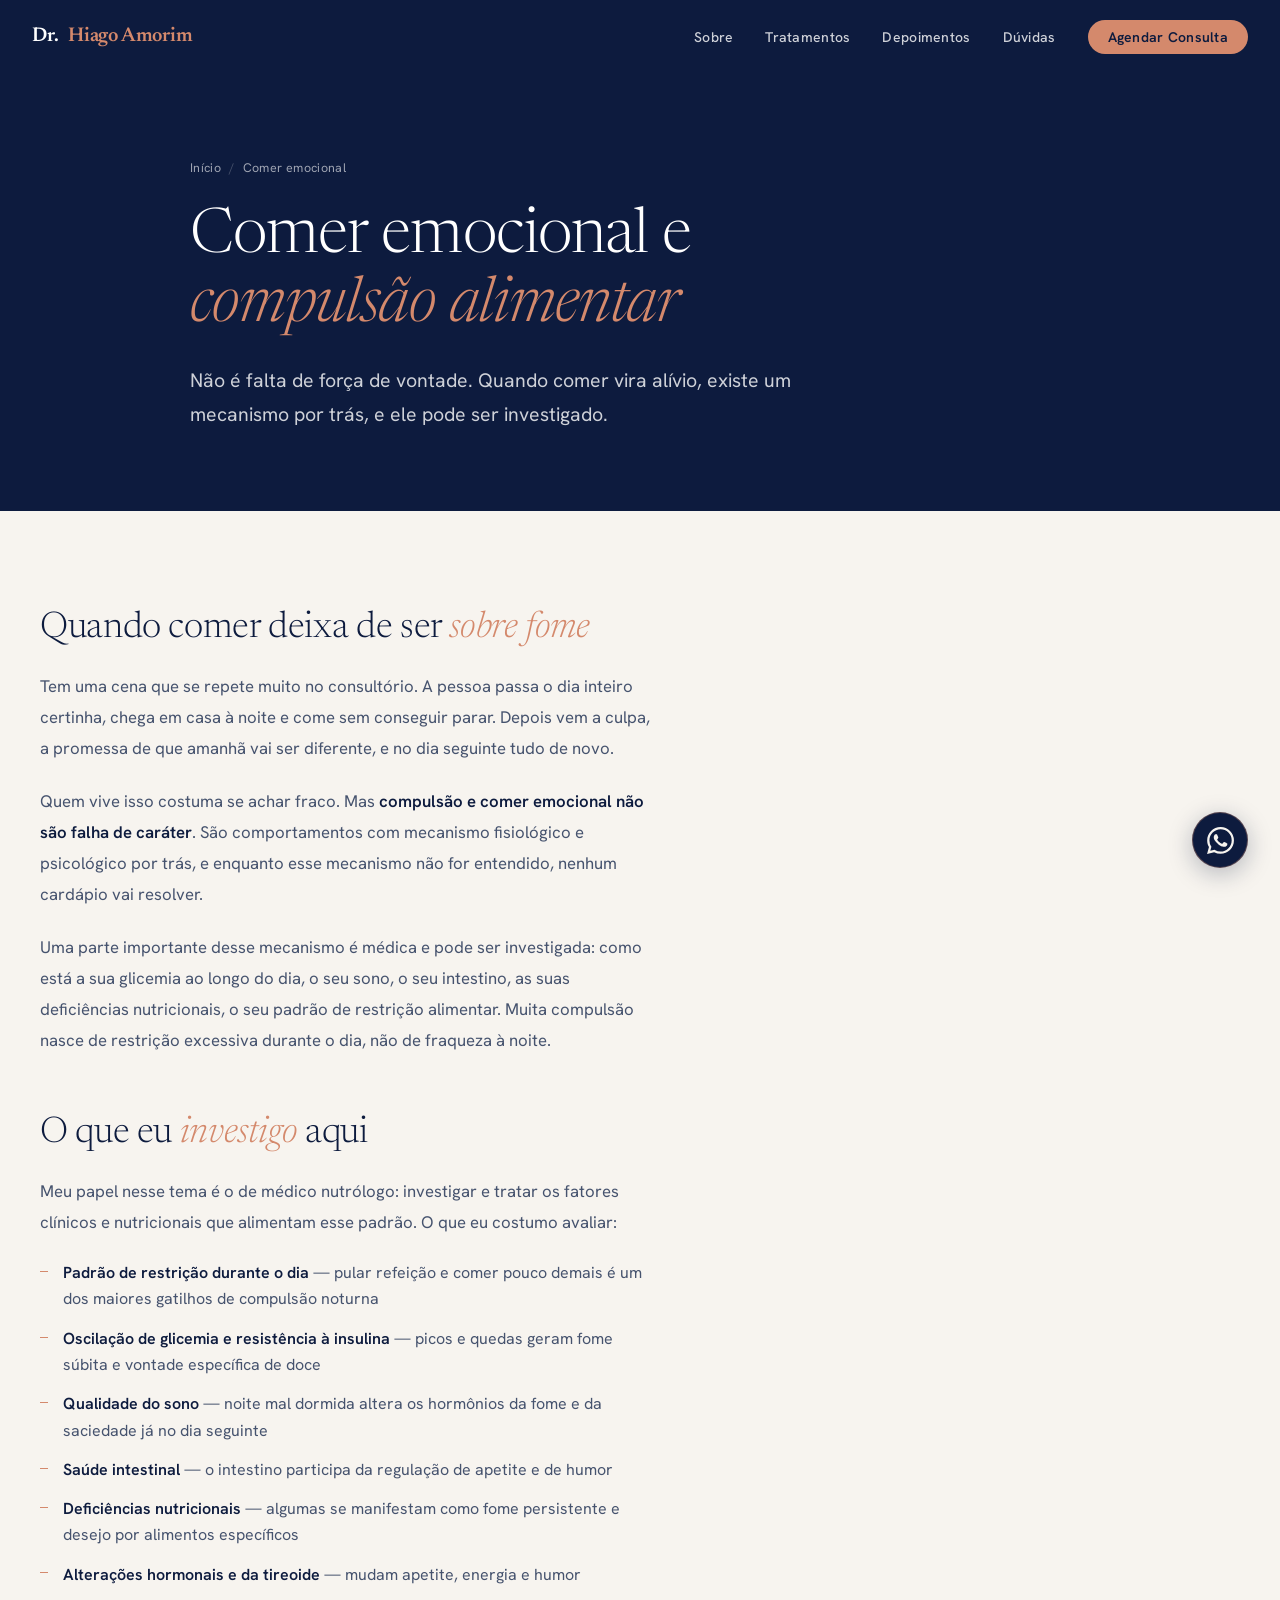
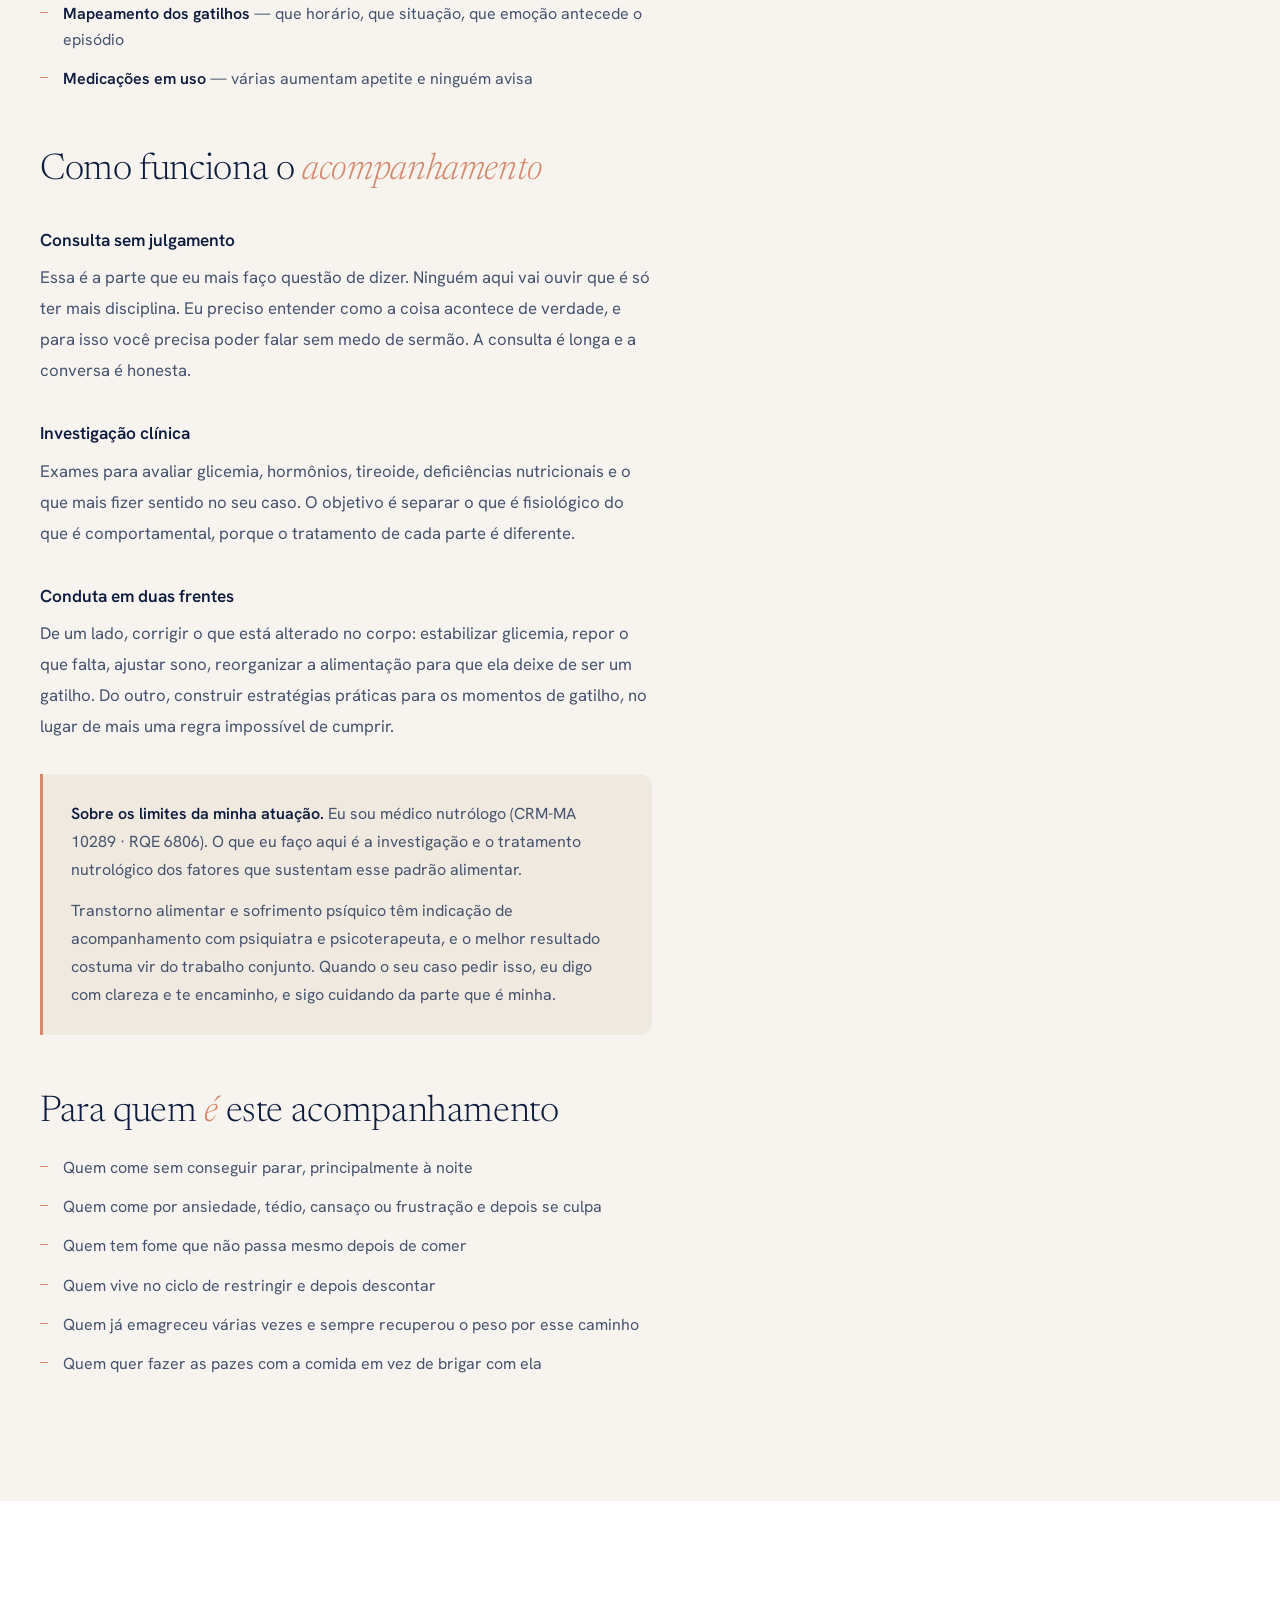
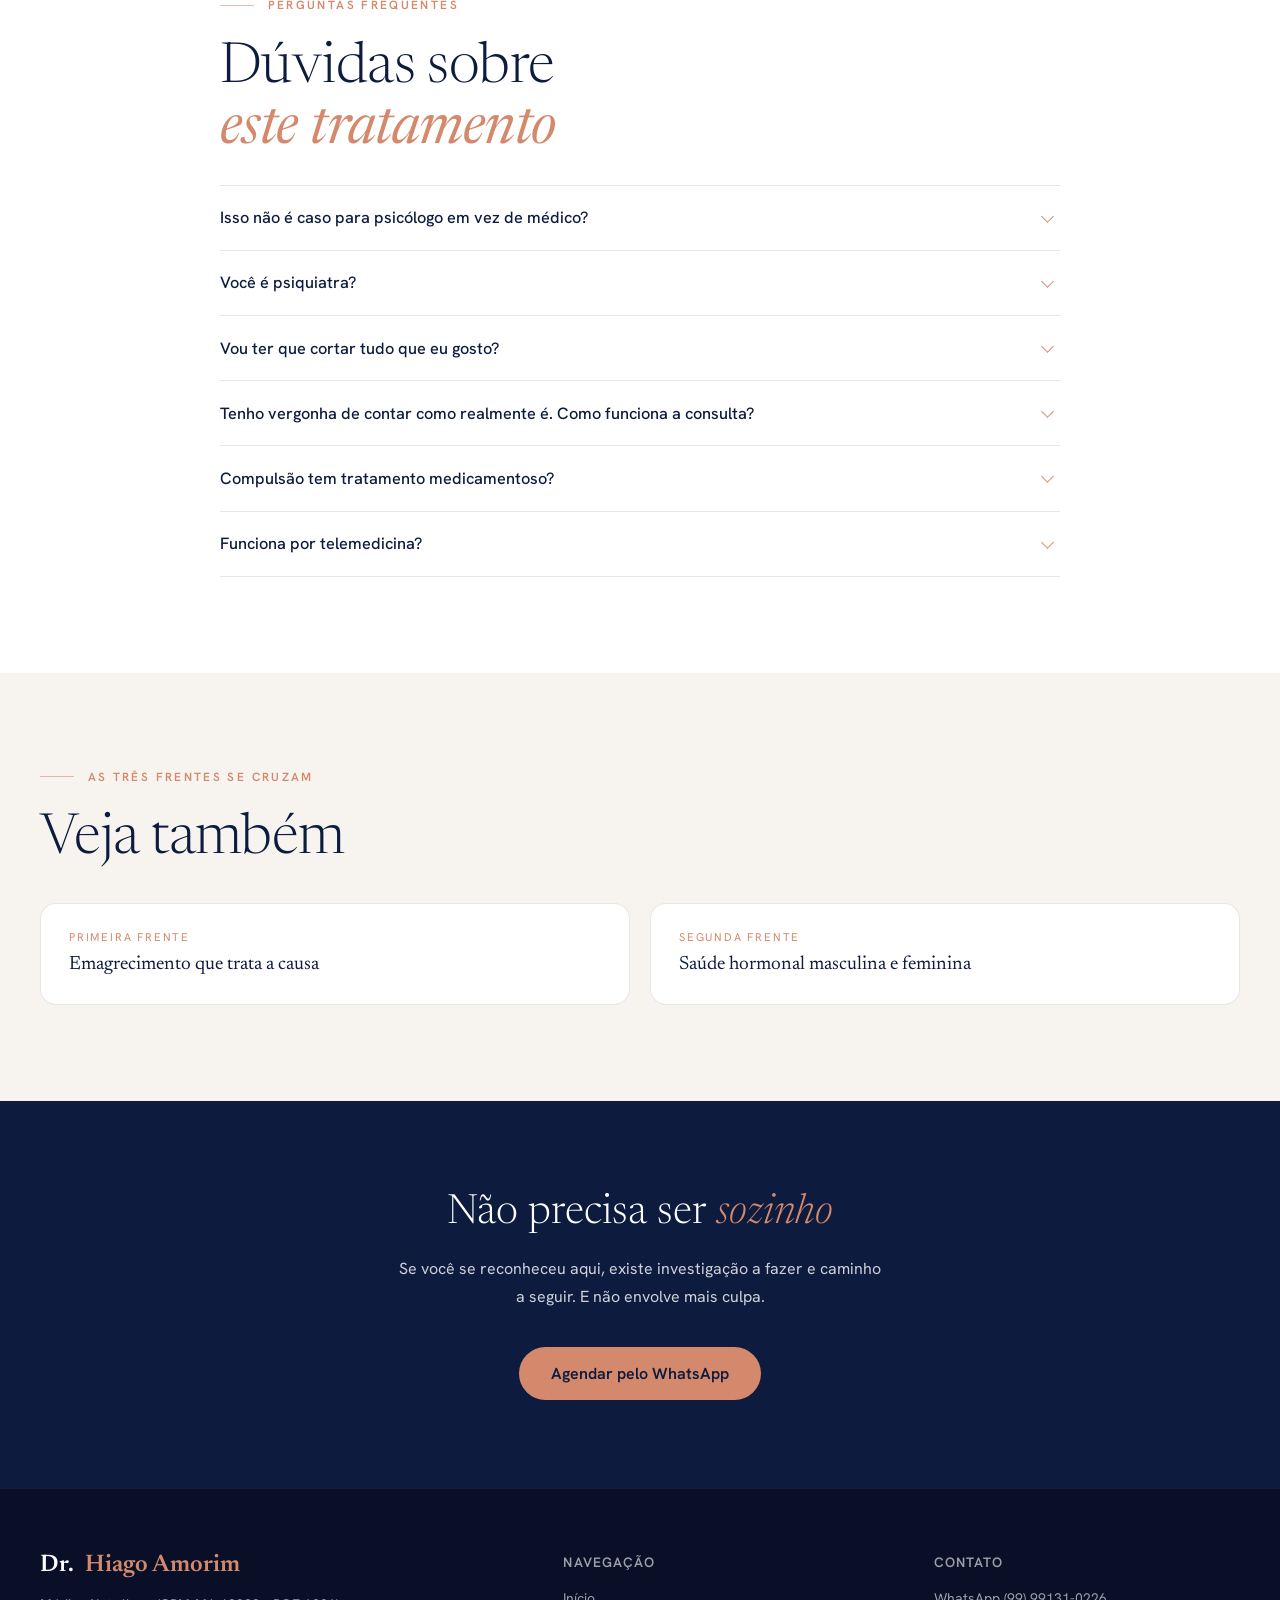
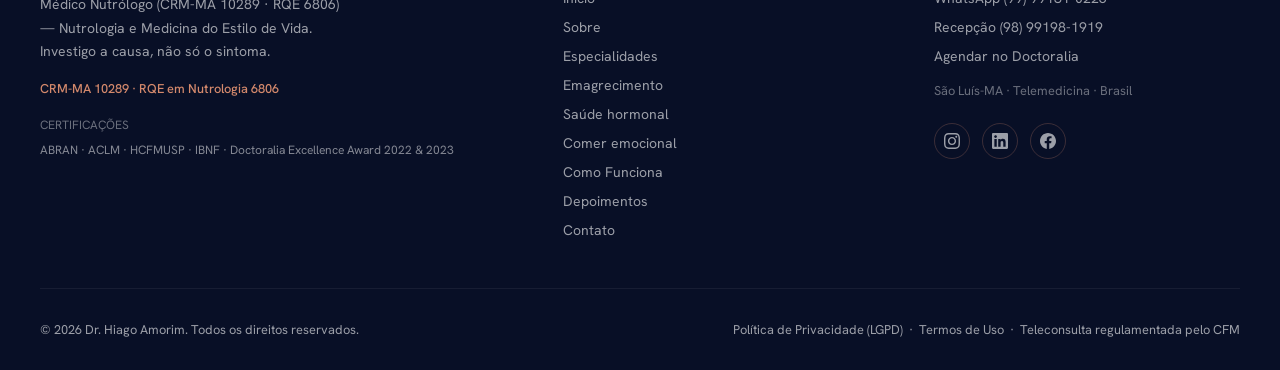
<file: comer-emocional/index.html>
<!DOCTYPE html>
<html lang="pt-BR">
<head>
    <meta charset="UTF-8">
    <meta name="viewport" content="width=device-width, initial-scale=1.0">
    <title>Comer emocional e compulsão | Nutrólogo em São Luís-MA</title>
    <meta name="description" content="Comer emocional e compulsão sob investigação nutrológica: metabolismo, sono, intestino e padrão alimentar. Nutrólogo em São Luís-MA e telemedicina.">
    <link rel="canonical" href="https://drhiagoamorim.com.br/comer-emocional/">
    <meta name="robots" content="index, follow">
    <meta name="author" content="Dr. Hiago Rafael Amorim">

    <meta property="og:type" content="article">
    <meta property="og:locale" content="pt_BR">
    <meta property="og:title" content="Comer emocional e compulsão | Nutrólogo em São Luís-MA">
    <meta property="og:description" content="Comer emocional e compulsão sob investigação nutrológica: metabolismo, sono, intestino e padrão alimentar. Nutrólogo em São Luís-MA e telemedicina.">
    <meta property="og:url" content="https://drhiagoamorim.com.br/comer-emocional/">
    <meta property="og:image" content="https://drhiagoamorim.com.br/link-capa.jpg">
    <meta property="og:image:width" content="1200">
    <meta property="og:image:height" content="630">
    <meta name="twitter:card" content="summary_large_image">
    <meta name="twitter:title" content="Comer emocional e compulsão | Nutrólogo em São Luís-MA">
    <meta name="twitter:description" content="Comer emocional e compulsão sob investigação nutrológica: metabolismo, sono, intestino e padrão alimentar. Nutrólogo em São Luís-MA e telemedicina.">

    <link rel="preconnect" href="https://fonts.googleapis.com">
    <link rel="preconnect" href="https://fonts.gstatic.com" crossorigin>
    <link href="https://fonts.googleapis.com/css2?family=Newsreader:ital,wght@0,300;0,400;0,500;0,600;1,300;1,400&family=Hanken+Grotesk:wght@300;400;500;600&display=swap" rel="stylesheet">
    <link rel="icon" href="/favicon.svg" type="image/svg+xml">
    <link rel="apple-touch-icon" href="/favicon.svg">
    <link rel="stylesheet" href="/assets/site.css?v=20260830h">

    <script type="application/ld+json">
    {"@context":"https://schema.org","@type":"MedicalWebPage","name":"Comer emocional ecompulsão alimentar","description":"Abordagem nutrológica do comer emocional e da compulsão alimentar: investigação de metabolismo, sono, intestino e padrão alimentar. Médico nutrólogo em São Luís-MA e telemedicina.","url":"https://drhiagoamorim.com.br/comer-emocional/","inLanguage":"pt-BR","lastReviewed":"2026-07-26","reviewedBy":{"@type":"Physician","name":"Dr. Hiago Rafael Amorim","medicalSpecialty":"Nutrition"},"author":{"@type":"Physician","name":"Dr. Hiago Rafael Amorim","medicalSpecialty":"Nutrition","identifier":"CRM-MA 10289 · RQE 6806"},"isPartOf":{"@type":"WebSite","name":"Dr. Hiago Amorim","url":"https://drhiagoamorim.com.br/"}}
    </script>
    <script type="application/ld+json">
    {"@context": "https://schema.org", "@type": "FAQPage", "mainEntity": [{"@type": "Question", "name": "Isso não é caso para psicólogo em vez de médico?", "acceptedAnswer": {"@type": "Answer", "text": "Muitas vezes é para os dois. Existe uma parte clínica que é minha: glicemia, hormônios, sono, intestino, deficiências nutricionais e o padrão alimentar que alimenta a compulsão. E existe uma parte psíquica que é do psicólogo e, em alguns casos, do psiquiatra. Os melhores resultados que eu vejo vêm do trabalho conjunto, não de escolher um só."}}, {"@type": "Question", "name": "Você é psiquiatra?", "acceptedAnswer": {"@type": "Answer", "text": "Não. Sou médico nutrólogo, com RQE em Nutrologia (CRM-MA 10289 · RQE 6806). Fiz pós-graduação em Psiquiatria, o que aprofunda o meu olhar sobre a relação entre nutrição, cérebro e comportamento, mas a minha atuação é sempre dentro da nutrologia. Quando o caso pede psiquiatria, eu encaminho."}}, {"@type": "Question", "name": "Vou ter que cortar tudo que eu gosto?", "acceptedAnswer": {"@type": "Answer", "text": "Não. Aliás, cortar tudo costuma ser exatamente o que dispara a compulsão depois. A conduta alimentar aqui é construída para reduzir gatilho, não para aumentar. Restrição extrema é parte do problema, não da solução."}}, {"@type": "Question", "name": "Tenho vergonha de contar como realmente é. Como funciona a consulta?", "acceptedAnswer": {"@type": "Answer", "text": "Essa vergonha é comum e eu levo isso a sério. A consulta é sem julgamento, e eu não preciso de detalhe que você não esteja pronto para dar. Só preciso entender o suficiente para te ajudar. O que você contar fica entre nós, com sigilo médico."}}, {"@type": "Question", "name": "Compulsão tem tratamento medicamentoso?", "acceptedAnswer": {"@type": "Answer", "text": "Em alguns casos existe indicação de medicação, avaliada individualmente e dentro da minha área de atuação. Em outros, o quadro pede acompanhamento psiquiátrico junto. Isso é definido na consulta, depois de entender o seu caso, e nunca é a primeira e única coisa que eu ofereço."}}, {"@type": "Question", "name": "Funciona por telemedicina?", "acceptedAnswer": {"@type": "Answer", "text": "Funciona bem. A consulta por videochamada é regulamentada pelo CFM e tem a mesma duração e profundidade. Muita gente inclusive se sente mais à vontade para falar desse tema de casa."}}]}
    </script>
</head><body>
    <div id="loader" aria-hidden="true">
        <div class="loader-mark">Dr. <span>Hiago Amorim</span></div>
        <span class="loader-rule"></span>
    </div>
    <div id="progress-bar"></div>

    <!-- WhatsApp Float -->
    <a href="https://wa.me/5599991310226?text=Ol%C3%A1!%20Quero%20agendar%20uma%20consulta%20com%20o%20Dr.%20Hiago." target="_blank" rel="noopener" class="whatsapp-float" aria-label="Contato via WhatsApp">
        <svg viewBox="0 0 24 24" xmlns="http://www.w3.org/2000/svg">
            <path d="M17.472 14.382c-.297-.149-1.758-.867-2.03-.967-.273-.099-.471-.148-.67.15-.197.297-.767.966-.94 1.164-.173.199-.347.223-.644.075-.297-.15-1.255-.463-2.39-1.475-.883-.788-1.48-1.761-1.653-2.059-.173-.297-.018-.458.13-.606.134-.133.298-.347.446-.52.149-.174.198-.298.298-.497.099-.198.05-.371-.025-.52-.075-.149-.669-1.612-.916-2.207-.242-.579-.487-.5-.669-.51-.173-.008-.371-.01-.57-.01-.198 0-.52.074-.792.372-.272.297-1.04 1.016-1.04 2.479 0 1.462 1.065 2.875 1.213 3.074.149.198 2.096 3.2 5.077 4.487.709.306 1.262.489 1.694.625.712.227 1.36.195 1.871.118.571-.085 1.758-.719 2.006-1.413.248-.694.248-1.289.173-1.413-.074-.124-.272-.198-.57-.347m-5.421 7.403h-.004a9.87 9.87 0 01-5.031-1.378l-.361-.214-3.741.982.998-3.648-.235-.374a9.86 9.86 0 01-1.51-5.26c.001-5.45 4.436-9.884 9.888-9.884 2.64 0 5.122 1.03 6.988 2.898a9.825 9.825 0 012.893 6.994c-.003 5.45-4.437 9.884-9.885 9.884m8.413-18.297A11.815 11.815 0 0012.05 0C5.495 0 .16 5.335.157 11.892c0 2.096.547 4.142 1.588 5.945L.057 24l6.305-1.654a11.882 11.882 0 005.683 1.448h.005c6.554 0 11.89-5.335 11.893-11.893a11.821 11.821 0 00-3.48-8.413Z"/>
        </svg>
    </a>

    <!-- Navigation -->
    <nav class="navbar" id="navbar" role="navigation" aria-label="Navegação principal">
        <a href="/" class="nav-logo">Dr. <span>Hiago Amorim</span></a>
        <ul class="nav-menu" role="list">
            <li><a href="/#sobre">Sobre</a></li>
            <li><a href="/#especialidades">Tratamentos</a></li>
            <li><a href="/#depoimentos">Depoimentos</a></li>
            <li><a href="/#faq">Dúvidas</a></li>
            <li><a href="/#contato" class="nav-cta">Agendar Consulta</a></li>
        </ul>
        <button class="hamburger" id="hamburger" aria-label="Abrir menu" aria-expanded="false">
            <span></span><span></span><span></span>
        </button>
    </nav>
    <!-- Mobile Menu -->
    <div class="nav-mobile-menu" id="mobileMenu" style="position:fixed;inset:0;background:rgba(13,27,62,0.97);z-index:999;display:none;flex-direction:column;align-items:center;justify-content:center;gap:2rem;">
        <a href="/#sobre" style="font-family:var(--font-serif);font-weight:300;font-size:2rem;color:white;" onclick="closeMobileMenu()">Sobre</a>
        <a href="/#especialidades" style="font-family:var(--font-serif);font-weight:300;font-size:2rem;color:white;" onclick="closeMobileMenu()">Tratamentos</a>
        <a href="/#depoimentos" style="font-family:var(--font-serif);font-weight:300;font-size:2rem;color:white;" onclick="closeMobileMenu()">Depoimentos</a>
        <a href="/#faq" style="font-family:var(--font-serif);font-weight:300;font-size:2rem;color:white;" onclick="closeMobileMenu()">Dúvidas</a>
        <a href="/#contato" style="background:#D4896C;color:#0D1B3E;padding:0.75rem 2rem;border-radius:50px;font-weight:600;font-size:1.25rem;" onclick="closeMobileMenu()">Agendar Consulta</a>
        <button onclick="closeMobileMenu()" style="position:absolute;top:1.5rem;right:1.5rem;background:none;border:none;color:white;font-size:2rem;cursor:pointer;">✕</button>
    </div>

    

    <header class="page-hero">
        <div class="container">
            <nav class="breadcrumb" aria-label="Você está aqui">
                <a href="/">Início</a><span>/</span>Comer emocional
            </nav>
            <h1>Comer emocional e<br><em>compulsão alimentar</em></h1>
            <p class="lead">Não é falta de força de vontade. Quando comer vira alívio, existe um mecanismo por trás, e ele pode ser investigado.</p>
        </div>
    </header>

    <section class="section section-light">
        <div class="container">
            <div class="prose">
                <h2>Quando comer deixa de ser <em>sobre fome</em></h2>
                <p>Tem uma cena que se repete muito no consultório. A pessoa passa o dia inteiro certinha, chega em casa à noite e come sem conseguir parar. Depois vem a culpa, a promessa de que amanhã vai ser diferente, e no dia seguinte tudo de novo.</p>
                <p>Quem vive isso costuma se achar fraco. Mas <strong>compulsão e comer emocional não são falha de caráter</strong>. São comportamentos com mecanismo fisiológico e psicológico por trás, e enquanto esse mecanismo não for entendido, nenhum cardápio vai resolver.</p>
                <p>Uma parte importante desse mecanismo é médica e pode ser investigada: como está a sua glicemia ao longo do dia, o seu sono, o seu intestino, as suas deficiências nutricionais, o seu padrão de restrição alimentar. Muita compulsão nasce de restrição excessiva durante o dia, não de fraqueza à noite.</p>

                <h2>O que eu <em>investigo</em> aqui</h2>
                <p>Meu papel nesse tema é o de médico nutrólogo: investigar e tratar os fatores clínicos e nutricionais que alimentam esse padrão. O que eu costumo avaliar:</p>
                <ul>
                    <li><strong>Padrão de restrição durante o dia</strong> — pular refeição e comer pouco demais é um dos maiores gatilhos de compulsão noturna</li>
                    <li><strong>Oscilação de glicemia e resistência à insulina</strong> — picos e quedas geram fome súbita e vontade específica de doce</li>
                    <li><strong>Qualidade do sono</strong> — noite mal dormida altera os hormônios da fome e da saciedade já no dia seguinte</li>
                    <li><strong>Saúde intestinal</strong> — o intestino participa da regulação de apetite e de humor</li>
                    <li><strong>Deficiências nutricionais</strong> — algumas se manifestam como fome persistente e desejo por alimentos específicos</li>
                    <li><strong>Alterações hormonais e da tireoide</strong> — mudam apetite, energia e humor</li>
                    <li><strong>Mapeamento dos gatilhos</strong> — que horário, que situação, que emoção antecede o episódio</li>
                    <li><strong>Medicações em uso</strong> — várias aumentam apetite e ninguém avisa</li>
                </ul>

                <h2>Como funciona o <em>acompanhamento</em></h2>
                <h3>Consulta sem julgamento</h3>
                <p>Essa é a parte que eu mais faço questão de dizer. Ninguém aqui vai ouvir que é só ter mais disciplina. Eu preciso entender como a coisa acontece de verdade, e para isso você precisa poder falar sem medo de sermão. A consulta é longa e a conversa é honesta.</p>
                <h3>Investigação clínica</h3>
                <p>Exames para avaliar glicemia, hormônios, tireoide, deficiências nutricionais e o que mais fizer sentido no seu caso. O objetivo é separar o que é fisiológico do que é comportamental, porque o tratamento de cada parte é diferente.</p>
                <h3>Conduta em duas frentes</h3>
                <p>De um lado, corrigir o que está alterado no corpo: estabilizar glicemia, repor o que falta, ajustar sono, reorganizar a alimentação para que ela deixe de ser um gatilho. Do outro, construir estratégias práticas para os momentos de gatilho, no lugar de mais uma regra impossível de cumprir.</p>

                <div class="callout">
                    <p><strong>Sobre os limites da minha atuação.</strong> Eu sou médico nutrólogo (CRM-MA 10289 · RQE 6806). O que eu faço aqui é a investigação e o tratamento nutrológico dos fatores que sustentam esse padrão alimentar.</p>
                    <p>Transtorno alimentar e sofrimento psíquico têm indicação de acompanhamento com psiquiatra e psicoterapeuta, e o melhor resultado costuma vir do trabalho conjunto. Quando o seu caso pedir isso, eu digo com clareza e te encaminho, e sigo cuidando da parte que é minha.</p>
                </div>

                <h2>Para quem <em>é</em> este acompanhamento</h2>
                <ul>
                    <li>Quem come sem conseguir parar, principalmente à noite</li>
                    <li>Quem come por ansiedade, tédio, cansaço ou frustração e depois se culpa</li>
                    <li>Quem tem fome que não passa mesmo depois de comer</li>
                    <li>Quem vive no ciclo de restringir e depois descontar</li>
                    <li>Quem já emagreceu várias vezes e sempre recuperou o peso por esse caminho</li>
                    <li>Quem quer fazer as pazes com a comida em vez de brigar com ela</li>
                </ul>
            </div>
        </div>
    </section>

    <section class="section section-white" aria-labelledby="faq-comer-emocional">
        <div class="container" style="max-width:840px;">
            <p class="eyebrow">Perguntas frequentes</p>
            <h2 class="editorial-title animate-on-scroll" id="faq-comer-emocional" style="margin-bottom:0.5rem;">Dúvidas sobre<br><em>este tratamento</em></h2>
            <div class="faq-native">
                <details>
                    <summary>Isso não é caso para psicólogo em vez de médico?</summary>
                    <div>Muitas vezes é para os dois. Existe uma parte clínica que é minha: glicemia, hormônios, sono, intestino, deficiências nutricionais e o padrão alimentar que alimenta a compulsão. E existe uma parte psíquica que é do psicólogo e, em alguns casos, do psiquiatra. Os melhores resultados que eu vejo vêm do trabalho conjunto, não de escolher um só.</div>
                </details>
                <details>
                    <summary>Você é psiquiatra?</summary>
                    <div>Não. Sou médico nutrólogo, com RQE em Nutrologia (CRM-MA 10289 · RQE 6806). Fiz pós-graduação em Psiquiatria, o que aprofunda o meu olhar sobre a relação entre nutrição, cérebro e comportamento, mas a minha atuação é sempre dentro da nutrologia. Quando o caso pede psiquiatria, eu encaminho.</div>
                </details>
                <details>
                    <summary>Vou ter que cortar tudo que eu gosto?</summary>
                    <div>Não. Aliás, cortar tudo costuma ser exatamente o que dispara a compulsão depois. A conduta alimentar aqui é construída para reduzir gatilho, não para aumentar. Restrição extrema é parte do problema, não da solução.</div>
                </details>
                <details>
                    <summary>Tenho vergonha de contar como realmente é. Como funciona a consulta?</summary>
                    <div>Essa vergonha é comum e eu levo isso a sério. A consulta é sem julgamento, e eu não preciso de detalhe que você não esteja pronto para dar. Só preciso entender o suficiente para te ajudar. O que você contar fica entre nós, com sigilo médico.</div>
                </details>
                <details>
                    <summary>Compulsão tem tratamento medicamentoso?</summary>
                    <div>Em alguns casos existe indicação de medicação, avaliada individualmente e dentro da minha área de atuação. Em outros, o quadro pede acompanhamento psiquiátrico junto. Isso é definido na consulta, depois de entender o seu caso, e nunca é a primeira e única coisa que eu ofereço.</div>
                </details>
                <details>
                    <summary>Funciona por telemedicina?</summary>
                    <div>Funciona bem. A consulta por videochamada é regulamentada pelo CFM e tem a mesma duração e profundidade. Muita gente inclusive se sente mais à vontade para falar desse tema de casa.</div>
                </details>
            </div>
        </div>
    </section>

    <section class="section section-light">
        <div class="container">
            <p class="eyebrow">As três frentes se cruzam</p>
            <h2 class="editorial-title animate-on-scroll" style="margin-bottom:0.5rem;">Veja também</h2>
            <div class="related">
                <a href="/emagrecimento/">
                    <div class="related-label">Primeira frente</div>
                    <div class="related-title">Emagrecimento que trata a causa</div>
                </a>
                <a href="/saude-hormonal/">
                    <div class="related-label">Segunda frente</div>
                    <div class="related-title">Saúde hormonal masculina e feminina</div>
                </a>
            </div>
        </div>
    </section>

    <section class="cta-strip">
        <h2>Não precisa ser <em>sozinho</em></h2>
        <p>Se você se reconheceu aqui, existe investigação a fazer e caminho a seguir. E não envolve mais culpa.</p>
        <a href="https://wa.me/5599991310226?text=Ola!%20Vi%20a%20pagina%20sobre%20comer%20emocional%20e%20quero%20agendar%20uma%20consulta." target="_blank" rel="noopener" class="btn-primary">Agendar pelo WhatsApp</a>
    </section>

    <!-- FOOTER -->
    <footer class="footer" role="contentinfo">
        <div class="container">
            <div class="footer-grid">
                <div>
                    <div class="footer-logo">Dr. <span>Hiago Amorim</span></div>
                    <p class="footer-bio">Médico Nutrólogo (CRM-MA 10289 · RQE 6806) — Nutrologia e Medicina do Estilo de Vida. Investigo a causa, não só o sintoma.</p>
                    <div class="footer-crm">CRM-MA 10289 · RQE em Nutrologia 6806</div>
                    <div style="margin-top:1.25rem;">
                        <div style="font-size:0.75rem;color:rgba(255,255,255,0.4);margin-bottom:0.5rem;">CERTIFICAÇÕES</div>
                        <div style="font-size:0.75rem;color:rgba(255,255,255,0.5);line-height:1.6;">
                            ABRAN · ACLM · HCFMUSP · IBNF · Doctoralia Excellence Award 2022 & 2023
                        </div>
                    </div>
                </div>
                <div>
                    <div class="footer-heading">Navegação</div>
                    <ul class="footer-links">
                        <li><a href="/#inicio">Início</a></li>
                        <li><a href="/#sobre">Sobre</a></li>
                        <li><a href="/#especialidades">Especialidades</a></li>
                        <li><a href="/emagrecimento/">Emagrecimento</a></li>
                        <li><a href="/saude-hormonal/">Saúde hormonal</a></li>
                        <li><a href="/comer-emocional/">Comer emocional</a></li>
                        <li><a href="/#como-funciona">Como Funciona</a></li>
                        <li><a href="/#depoimentos">Depoimentos</a></li>
                        <li><a href="/#contato">Contato</a></li>
                    </ul>
                </div>
                <div>
                    <div class="footer-heading">Contato</div>
                    <ul class="footer-links">
                        <li><a href="https://wa.me/5599991310226?text=Ol%C3%A1!%20Quero%20agendar%20uma%20consulta%20com%20o%20Dr.%20Hiago." target="_blank" rel="noopener">WhatsApp (99) 99131-0226</a></li>
                        <li><a href="tel:+559891981919">Recepção (98) 99198-1919</a></li>
                        <li><a href="https://www.doctoralia.com.br/hiago-amorim" target="_blank" rel="noopener">Agendar no Doctoralia</a></li>
                        <li style="margin-top:0.5rem;color:rgba(255,255,255,0.4);font-size:0.8rem;">São Luís-MA · Telemedicina · Brasil</li>
                    </ul>
                    <div class="footer-social" style="margin-top:1.5rem;">
                        <a href="https://www.instagram.com/drhiagoamorim" target="_blank" rel="noopener" class="social-link" aria-label="Instagram">
                            <svg width="16" height="16" viewBox="0 0 24 24" fill="currentColor"><path d="M12 2.163c3.204 0 3.584.012 4.85.07 3.252.148 4.771 1.691 4.919 4.919.058 1.265.069 1.645.069 4.849 0 3.205-.012 3.584-.069 4.849-.149 3.225-1.664 4.771-4.919 4.919-1.266.058-1.644.07-4.85.07-3.204 0-3.584-.012-4.849-.07-3.26-.149-4.771-1.699-4.919-4.92-.058-1.265-.07-1.644-.07-4.849 0-3.204.013-3.583.07-4.849.149-3.227 1.664-4.771 4.919-4.919 1.266-.057 1.645-.069 4.849-.069zm0-2.163c-3.259 0-3.667.014-4.947.072-4.358.2-6.78 2.618-6.98 6.98-.059 1.281-.073 1.689-.073 4.948 0 3.259.014 3.668.072 4.948.2 4.358 2.618 6.78 6.98 6.98 1.281.058 1.689.072 4.948.072 3.259 0 3.668-.014 4.948-.072 4.354-.2 6.782-2.618 6.979-6.98.059-1.28.073-1.689.073-4.948 0-3.259-.014-3.667-.072-4.947-.196-4.354-2.617-6.78-6.979-6.98-1.281-.059-1.69-.073-4.949-.073zm0 5.838c-3.403 0-6.162 2.759-6.162 6.162s2.759 6.163 6.162 6.163 6.162-2.759 6.162-6.163c0-3.403-2.759-6.162-6.162-6.162zm0 10.162c-2.209 0-4-1.79-4-4 0-2.209 1.791-4 4-4s4 1.791 4 4c0 2.21-1.791 4-4 4zm6.406-11.845c-.796 0-1.441.645-1.441 1.44s.645 1.44 1.441 1.44c.795 0 1.439-.645 1.439-1.44s-.644-1.44-1.439-1.44z"/></svg>
                        </a>
                        <a href="https://www.linkedin.com/in/hiagoamorim" target="_blank" rel="noopener" class="social-link" aria-label="LinkedIn">
                            <svg width="16" height="16" viewBox="0 0 24 24" fill="currentColor"><path d="M20.447 20.452h-3.554v-5.569c0-1.328-.027-3.037-1.852-3.037-1.853 0-2.136 1.445-2.136 2.939v5.667H9.351V9h3.414v1.561h.046c.477-.9 1.637-1.85 3.37-1.85 3.601 0 4.267 2.37 4.267 5.455v6.286zM5.337 7.433c-1.144 0-2.063-.926-2.063-2.065 0-1.138.92-2.063 2.063-2.063 1.14 0 2.064.925 2.064 2.063 0 1.139-.925 2.065-2.064 2.065zm1.782 13.019H3.555V9h3.564v11.452zM22.225 0H1.771C.792 0 0 .774 0 1.729v20.542C0 23.227.792 24 1.771 24h20.451C23.2 24 24 23.227 24 22.271V1.729C24 .774 23.2 0 22.222 0h.003z"/></svg>
                        </a>
                        <a href="https://www.facebook.com/drhiagoamorim" target="_blank" rel="noopener" class="social-link" aria-label="Facebook">
                            <svg width="16" height="16" viewBox="0 0 24 24" fill="currentColor"><path d="M24 12.073c0-6.627-5.373-12-12-12s-12 5.373-12 12c0 5.99 4.388 10.954 10.125 11.854v-8.385H7.078v-3.47h3.047V9.43c0-3.007 1.792-4.669 4.533-4.669 1.312 0 2.686.235 2.686.235v2.953H15.83c-1.491 0-1.956.925-1.956 1.874v2.25h3.328l-.532 3.47h-2.796v8.385C19.612 23.027 24 18.062 24 12.073z"/></svg>
                        </a>
                    </div>
                </div>
            </div>
            <div class="footer-bottom">
                <div class="footer-copy">© 2026 Dr. Hiago Amorim. Todos os direitos reservados.</div>
                <div class="footer-legal">
                    <a href="privacidade.html">Política de Privacidade (LGPD)</a> &nbsp;·&nbsp;
                    <a href="privacidade.html#termos">Termos de Uso</a> &nbsp;·&nbsp;
                    <span>Teleconsulta regulamentada pelo CFM</span>
                </div>
            </div>
        </div>
    </footer>
        <script src="/assets/site.js" defer></script>
</body>
</html>
</file>
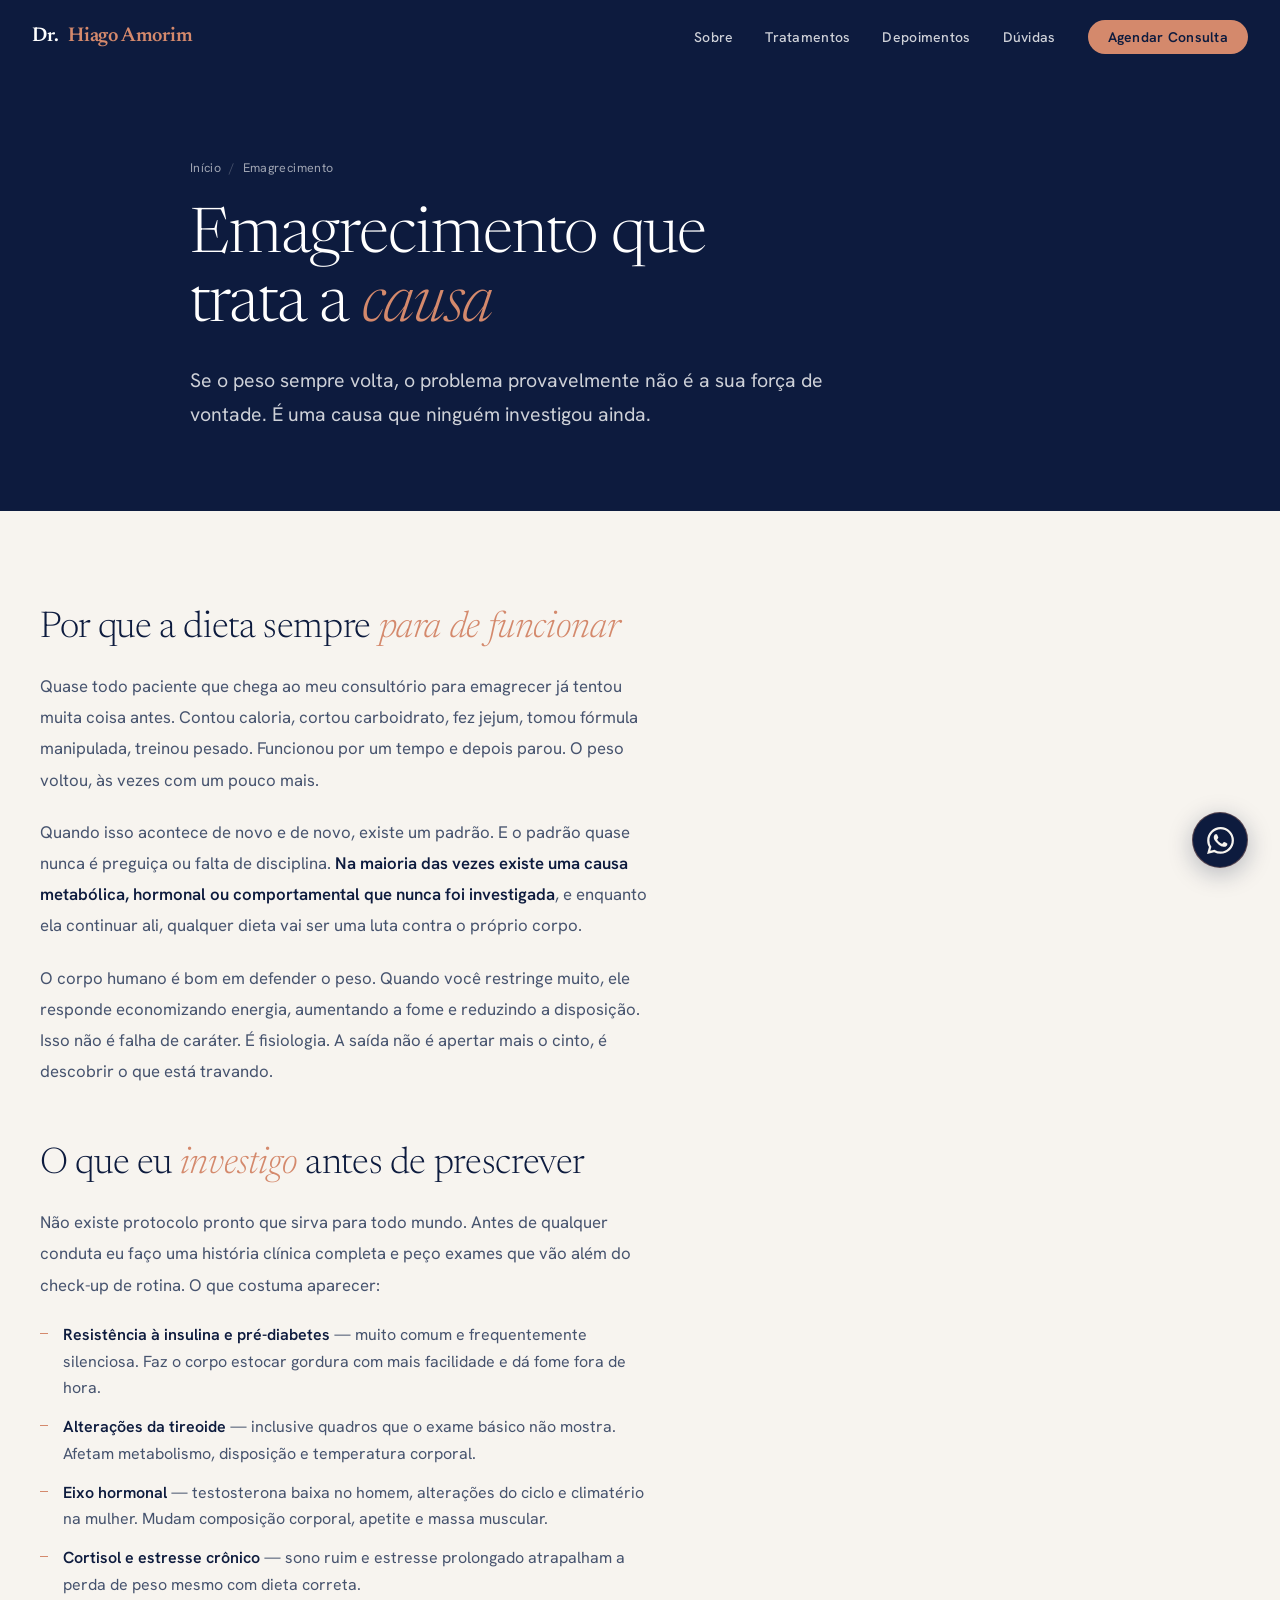
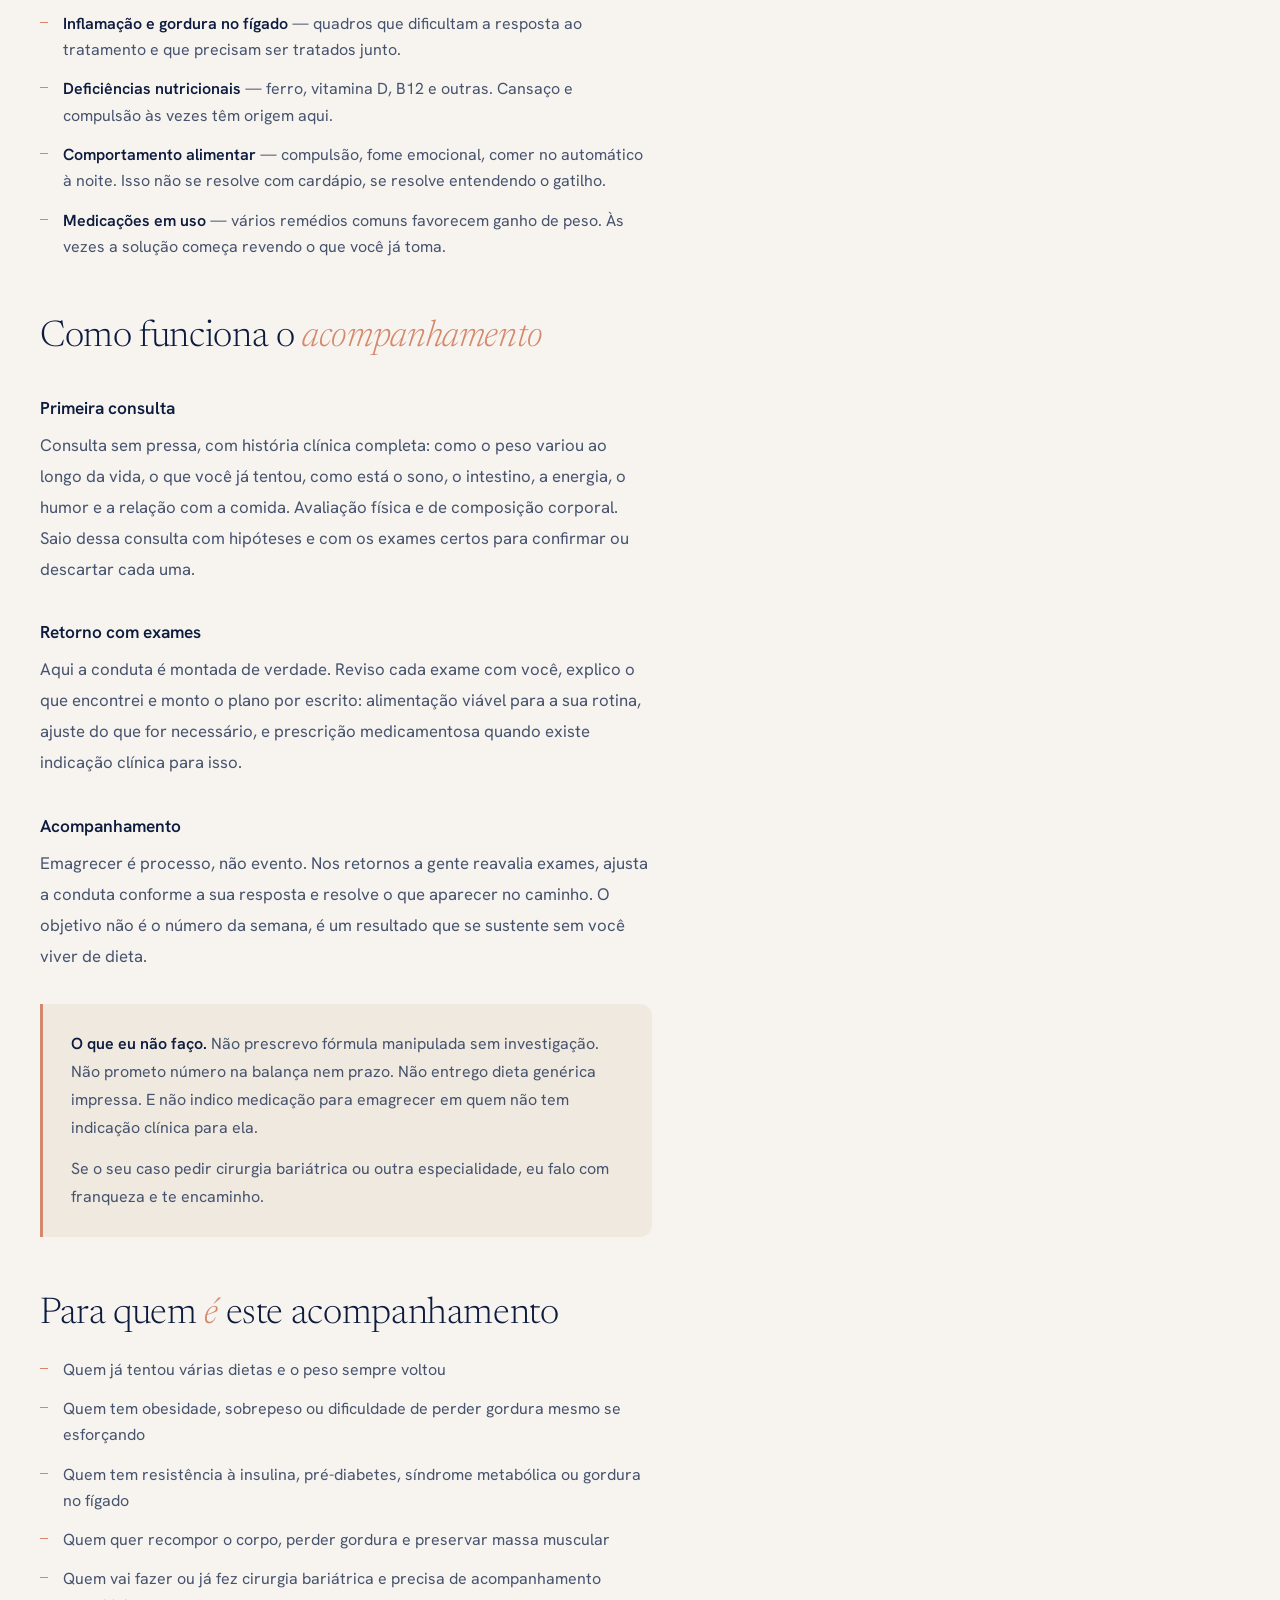
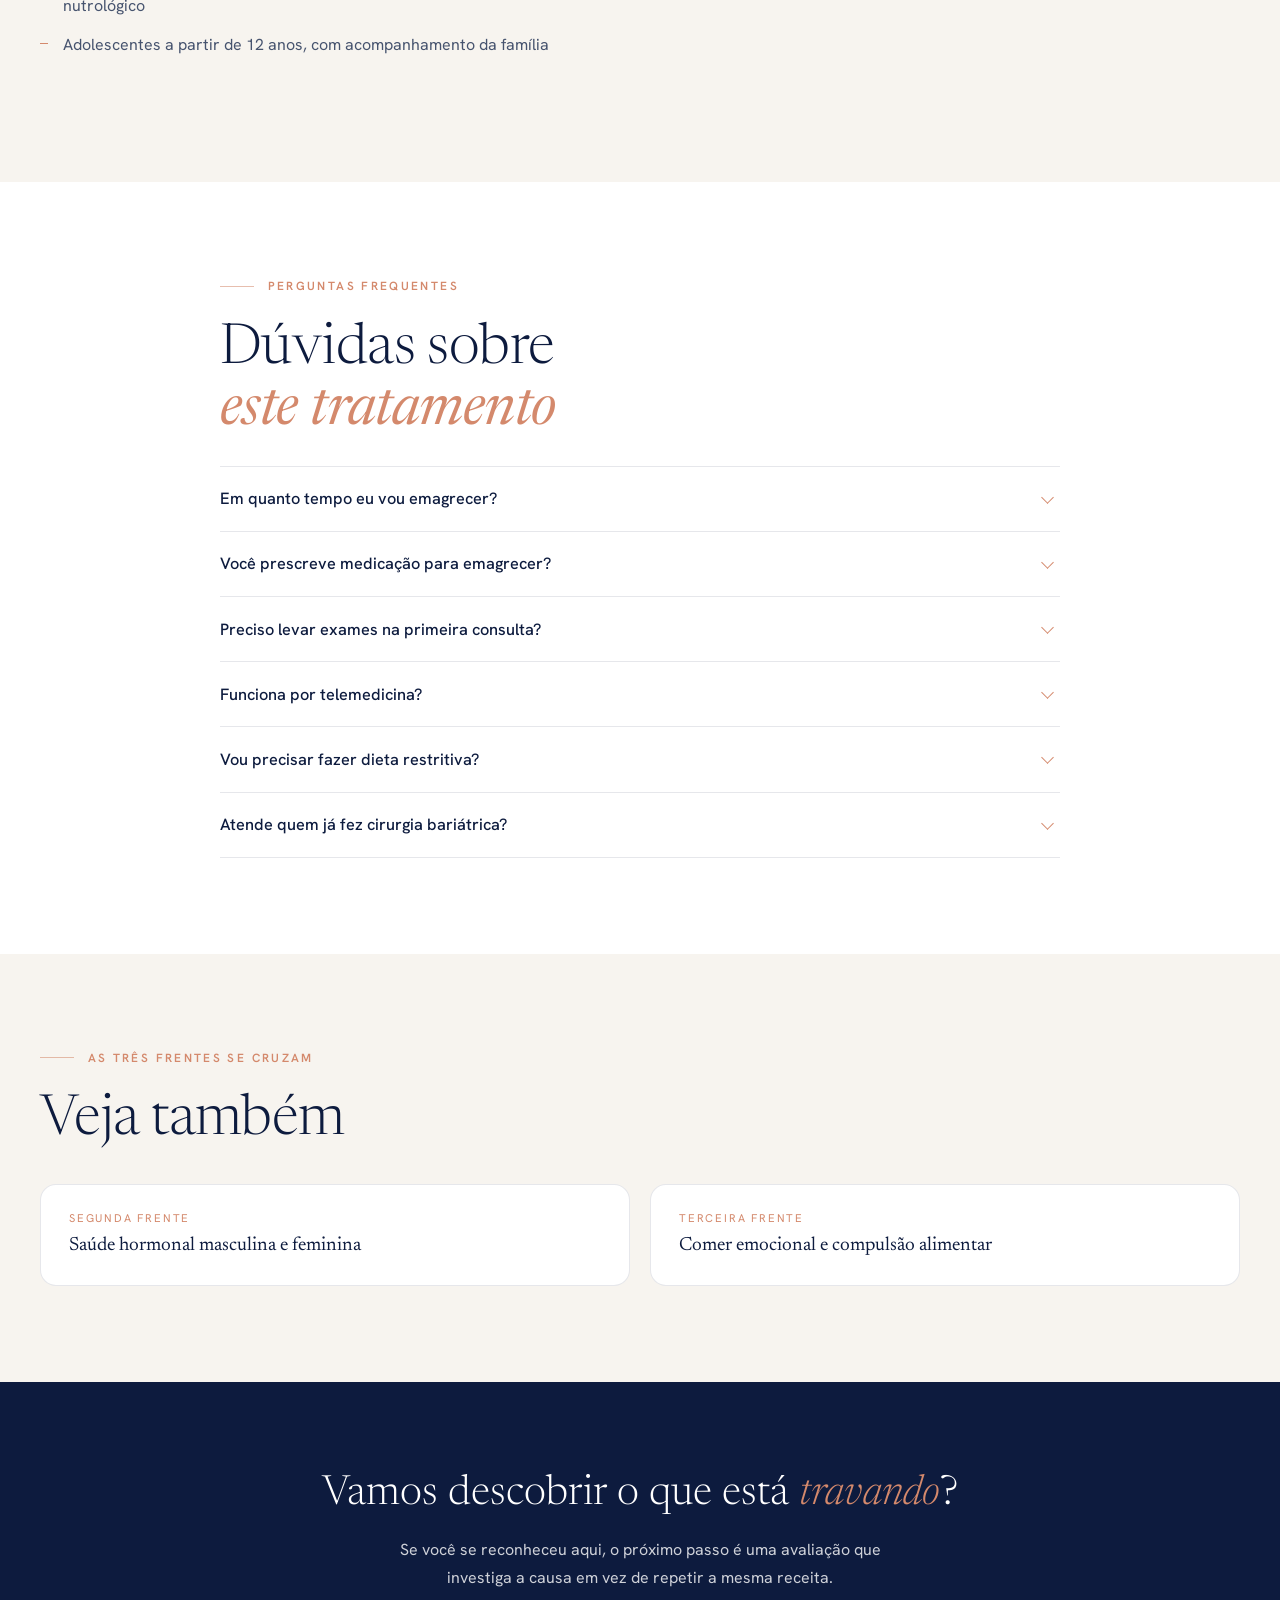
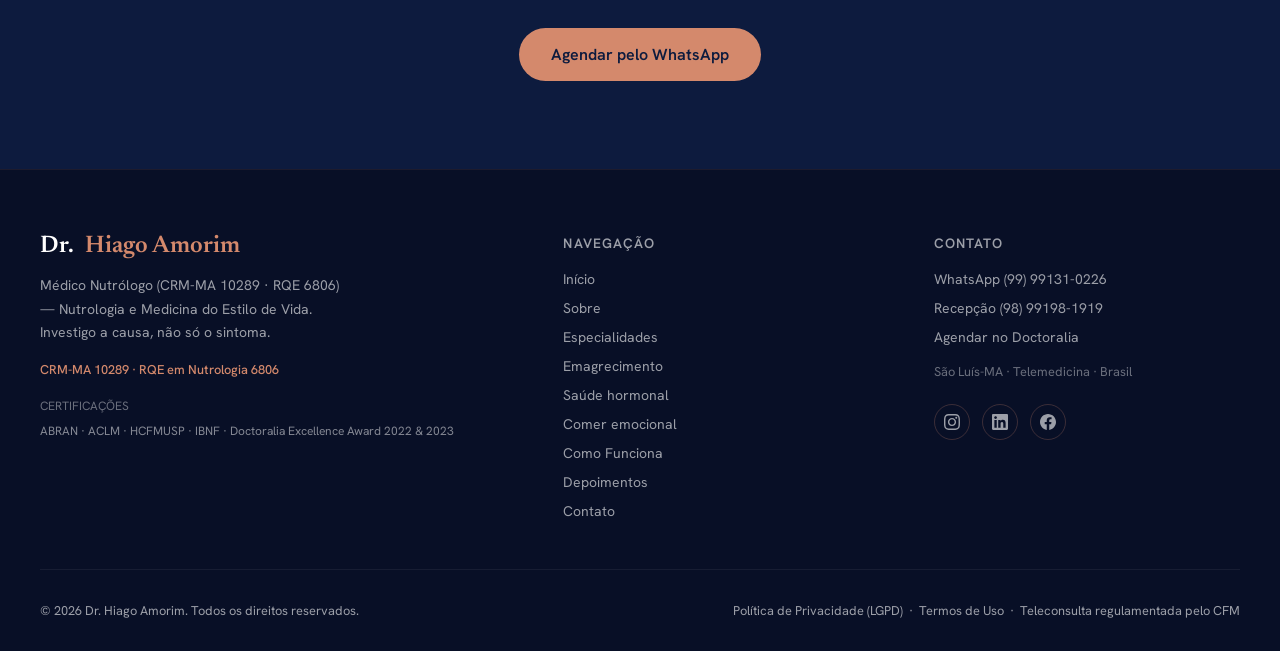
<file: emagrecimento/index.html>
<!DOCTYPE html>
<html lang="pt-BR">
<head>
    <meta charset="UTF-8">
    <meta name="viewport" content="width=device-width, initial-scale=1.0">
    <title>Emagrecimento que trata a causa | Nutrólogo em São Luís-MA</title>
    <meta name="description" content="Emagrecimento com investigação médica da causa: metabolismo, hormônios, inflamação e comportamento alimentar. Nutrólogo em São Luís-MA e telemedicina.">
    <link rel="canonical" href="https://drhiagoamorim.com.br/emagrecimento/">
    <meta name="robots" content="index, follow">
    <meta name="author" content="Dr. Hiago Rafael Amorim">

    <meta property="og:type" content="article">
    <meta property="og:locale" content="pt_BR">
    <meta property="og:title" content="Emagrecimento que trata a causa | Nutrólogo em São Luís-MA">
    <meta property="og:description" content="Emagrecimento com investigação médica da causa: metabolismo, hormônios, inflamação e comportamento alimentar. Nutrólogo em São Luís-MA e telemedicina.">
    <meta property="og:url" content="https://drhiagoamorim.com.br/emagrecimento/">
    <meta property="og:image" content="https://drhiagoamorim.com.br/link-capa.jpg">
    <meta property="og:image:width" content="1200">
    <meta property="og:image:height" content="630">
    <meta name="twitter:card" content="summary_large_image">
    <meta name="twitter:title" content="Emagrecimento que trata a causa | Nutrólogo em São Luís-MA">
    <meta name="twitter:description" content="Emagrecimento com investigação médica da causa: metabolismo, hormônios, inflamação e comportamento alimentar. Nutrólogo em São Luís-MA e telemedicina.">

    <link rel="preconnect" href="https://fonts.googleapis.com">
    <link rel="preconnect" href="https://fonts.gstatic.com" crossorigin>
    <link href="https://fonts.googleapis.com/css2?family=Newsreader:ital,wght@0,300;0,400;0,500;0,600;1,300;1,400&family=Hanken+Grotesk:wght@300;400;500;600&display=swap" rel="stylesheet">
    <link rel="icon" href="/favicon.svg" type="image/svg+xml">
    <link rel="apple-touch-icon" href="/favicon.svg">
    <link rel="stylesheet" href="/assets/site.css?v=20260830h">

    <script type="application/ld+json">
    {"@context":"https://schema.org","@type":"MedicalWebPage","name":"Emagrecimento quetrata a causa","description":"Emagrecimento com investigação médica da causa: metabolismo, hormônios, inflamação e comportamento alimentar. Nutrólogo em São Luís-MA e telemedicina.","url":"https://drhiagoamorim.com.br/emagrecimento/","inLanguage":"pt-BR","lastReviewed":"2026-07-26","reviewedBy":{"@type":"Physician","name":"Dr. Hiago Rafael Amorim","medicalSpecialty":"Nutrition"},"author":{"@type":"Physician","name":"Dr. Hiago Rafael Amorim","medicalSpecialty":"Nutrition","identifier":"CRM-MA 10289 · RQE 6806"},"isPartOf":{"@type":"WebSite","name":"Dr. Hiago Amorim","url":"https://drhiagoamorim.com.br/"}}
    </script>
    <script type="application/ld+json">
    {"@context": "https://schema.org", "@type": "FAQPage", "mainEntity": [{"@type": "Question", "name": "Em quanto tempo eu vou emagrecer?", "acceptedAnswer": {"@type": "Answer", "text": "Não trabalho com promessa de prazo nem de número, porque isso depende da causa encontrada, do seu ponto de partida e da sua resposta ao tratamento. O que eu garanto é o processo: investigar a causa, montar uma conduta individualizada e acompanhar os ajustes. Um emagrecimento que se sustenta costuma ser mais gradual do que o que se vê na internet."}}, {"@type": "Question", "name": "Você prescreve medicação para emagrecer?", "acceptedAnswer": {"@type": "Answer", "text": "Prescrevo quando existe indicação clínica, depois de avaliar o seu caso e os seus exames. Medicação é ferramenta dentro de um tratamento, não é o tratamento inteiro. E não é para todo mundo. Se o seu caso não tiver indicação, eu vou dizer isso e explicar o porquê."}}, {"@type": "Question", "name": "Preciso levar exames na primeira consulta?", "acceptedAnswer": {"@type": "Answer", "text": "Se você tiver exames recentes, leve, ajuda muito. Se não tiver, tudo bem. Na primeira consulta eu faço a avaliação completa e peço os exames que fazem sentido para o seu caso específico, em vez de um pacote padrão."}}, {"@type": "Question", "name": "Funciona por telemedicina?", "acceptedAnswer": {"@type": "Answer", "text": "Funciona. A consulta por videochamada é regulamentada pelo CFM, tem a mesma duração e a mesma profundidade da presencial. Você faz exames na sua cidade e a gente revisa juntos no retorno. A prescrição digital tem validade em qualquer farmácia do país."}}, {"@type": "Question", "name": "Vou precisar fazer dieta restritiva?", "acceptedAnswer": {"@type": "Answer", "text": "Meu objetivo é o contrário disso. Dieta muito restritiva costuma ser justamente o que fez o peso voltar antes. A conduta alimentar é montada para a sua rotina, o seu orçamento e o que você realmente consegue manter."}}, {"@type": "Question", "name": "Atende quem já fez cirurgia bariátrica?", "acceptedAnswer": {"@type": "Answer", "text": "Sim. O acompanhamento nutrológico depois da bariátrica é importante para prevenir deficiências nutricionais, preservar massa muscular e lidar com reganho de peso quando ele acontece. Também faço avaliação e laudo para quem está no processo pré-operatório."}}]}
    </script>
</head><body>
    <div id="loader" aria-hidden="true">
        <div class="loader-mark">Dr. <span>Hiago Amorim</span></div>
        <span class="loader-rule"></span>
    </div>
    <div id="progress-bar"></div>

    <!-- WhatsApp Float -->
    <a href="https://wa.me/5599991310226?text=Ol%C3%A1!%20Quero%20agendar%20uma%20consulta%20com%20o%20Dr.%20Hiago." target="_blank" rel="noopener" class="whatsapp-float" aria-label="Contato via WhatsApp">
        <svg viewBox="0 0 24 24" xmlns="http://www.w3.org/2000/svg">
            <path d="M17.472 14.382c-.297-.149-1.758-.867-2.03-.967-.273-.099-.471-.148-.67.15-.197.297-.767.966-.94 1.164-.173.199-.347.223-.644.075-.297-.15-1.255-.463-2.39-1.475-.883-.788-1.48-1.761-1.653-2.059-.173-.297-.018-.458.13-.606.134-.133.298-.347.446-.52.149-.174.198-.298.298-.497.099-.198.05-.371-.025-.52-.075-.149-.669-1.612-.916-2.207-.242-.579-.487-.5-.669-.51-.173-.008-.371-.01-.57-.01-.198 0-.52.074-.792.372-.272.297-1.04 1.016-1.04 2.479 0 1.462 1.065 2.875 1.213 3.074.149.198 2.096 3.2 5.077 4.487.709.306 1.262.489 1.694.625.712.227 1.36.195 1.871.118.571-.085 1.758-.719 2.006-1.413.248-.694.248-1.289.173-1.413-.074-.124-.272-.198-.57-.347m-5.421 7.403h-.004a9.87 9.87 0 01-5.031-1.378l-.361-.214-3.741.982.998-3.648-.235-.374a9.86 9.86 0 01-1.51-5.26c.001-5.45 4.436-9.884 9.888-9.884 2.64 0 5.122 1.03 6.988 2.898a9.825 9.825 0 012.893 6.994c-.003 5.45-4.437 9.884-9.885 9.884m8.413-18.297A11.815 11.815 0 0012.05 0C5.495 0 .16 5.335.157 11.892c0 2.096.547 4.142 1.588 5.945L.057 24l6.305-1.654a11.882 11.882 0 005.683 1.448h.005c6.554 0 11.89-5.335 11.893-11.893a11.821 11.821 0 00-3.48-8.413Z"/>
        </svg>
    </a>

    <!-- Navigation -->
    <nav class="navbar" id="navbar" role="navigation" aria-label="Navegação principal">
        <a href="/" class="nav-logo">Dr. <span>Hiago Amorim</span></a>
        <ul class="nav-menu" role="list">
            <li><a href="/#sobre">Sobre</a></li>
            <li><a href="/#especialidades">Tratamentos</a></li>
            <li><a href="/#depoimentos">Depoimentos</a></li>
            <li><a href="/#faq">Dúvidas</a></li>
            <li><a href="/#contato" class="nav-cta">Agendar Consulta</a></li>
        </ul>
        <button class="hamburger" id="hamburger" aria-label="Abrir menu" aria-expanded="false">
            <span></span><span></span><span></span>
        </button>
    </nav>
    <!-- Mobile Menu -->
    <div class="nav-mobile-menu" id="mobileMenu" style="position:fixed;inset:0;background:rgba(13,27,62,0.97);z-index:999;display:none;flex-direction:column;align-items:center;justify-content:center;gap:2rem;">
        <a href="/#sobre" style="font-family:var(--font-serif);font-weight:300;font-size:2rem;color:white;" onclick="closeMobileMenu()">Sobre</a>
        <a href="/#especialidades" style="font-family:var(--font-serif);font-weight:300;font-size:2rem;color:white;" onclick="closeMobileMenu()">Tratamentos</a>
        <a href="/#depoimentos" style="font-family:var(--font-serif);font-weight:300;font-size:2rem;color:white;" onclick="closeMobileMenu()">Depoimentos</a>
        <a href="/#faq" style="font-family:var(--font-serif);font-weight:300;font-size:2rem;color:white;" onclick="closeMobileMenu()">Dúvidas</a>
        <a href="/#contato" style="background:#D4896C;color:#0D1B3E;padding:0.75rem 2rem;border-radius:50px;font-weight:600;font-size:1.25rem;" onclick="closeMobileMenu()">Agendar Consulta</a>
        <button onclick="closeMobileMenu()" style="position:absolute;top:1.5rem;right:1.5rem;background:none;border:none;color:white;font-size:2rem;cursor:pointer;">✕</button>
    </div>

    

    <header class="page-hero">
        <div class="container">
            <nav class="breadcrumb" aria-label="Você está aqui">
                <a href="/">Início</a><span>/</span>Emagrecimento
            </nav>
            <h1>Emagrecimento que<br>trata a <em>causa</em></h1>
            <p class="lead">Se o peso sempre volta, o problema provavelmente não é a sua força de vontade. É uma causa que ninguém investigou ainda.</p>
        </div>
    </header>

    <section class="section section-light">
        <div class="container">
            <div class="prose">
                <h2>Por que a dieta sempre <em>para de funcionar</em></h2>
                <p>Quase todo paciente que chega ao meu consultório para emagrecer já tentou muita coisa antes. Contou caloria, cortou carboidrato, fez jejum, tomou fórmula manipulada, treinou pesado. Funcionou por um tempo e depois parou. O peso voltou, às vezes com um pouco mais.</p>
                <p>Quando isso acontece de novo e de novo, existe um padrão. E o padrão quase nunca é preguiça ou falta de disciplina. <strong>Na maioria das vezes existe uma causa metabólica, hormonal ou comportamental que nunca foi investigada</strong>, e enquanto ela continuar ali, qualquer dieta vai ser uma luta contra o próprio corpo.</p>
                <p>O corpo humano é bom em defender o peso. Quando você restringe muito, ele responde economizando energia, aumentando a fome e reduzindo a disposição. Isso não é falha de caráter. É fisiologia. A saída não é apertar mais o cinto, é descobrir o que está travando.</p>

                <h2>O que eu <em>investigo</em> antes de prescrever</h2>
                <p>Não existe protocolo pronto que sirva para todo mundo. Antes de qualquer conduta eu faço uma história clínica completa e peço exames que vão além do check-up de rotina. O que costuma aparecer:</p>
                <ul>
                    <li><strong>Resistência à insulina e pré-diabetes</strong> — muito comum e frequentemente silenciosa. Faz o corpo estocar gordura com mais facilidade e dá fome fora de hora.</li>
                    <li><strong>Alterações da tireoide</strong> — inclusive quadros que o exame básico não mostra. Afetam metabolismo, disposição e temperatura corporal.</li>
                    <li><strong>Eixo hormonal</strong> — testosterona baixa no homem, alterações do ciclo e climatério na mulher. Mudam composição corporal, apetite e massa muscular.</li>
                    <li><strong>Cortisol e estresse crônico</strong> — sono ruim e estresse prolongado atrapalham a perda de peso mesmo com dieta correta.</li>
                    <li><strong>Inflamação e gordura no fígado</strong> — quadros que dificultam a resposta ao tratamento e que precisam ser tratados junto.</li>
                    <li><strong>Deficiências nutricionais</strong> — ferro, vitamina D, B12 e outras. Cansaço e compulsão às vezes têm origem aqui.</li>
                    <li><strong>Comportamento alimentar</strong> — compulsão, fome emocional, comer no automático à noite. Isso não se resolve com cardápio, se resolve entendendo o gatilho.</li>
                    <li><strong>Medicações em uso</strong> — vários remédios comuns favorecem ganho de peso. Às vezes a solução começa revendo o que você já toma.</li>
                </ul>

                <h2>Como funciona o <em>acompanhamento</em></h2>
                <h3>Primeira consulta</h3>
                <p>Consulta sem pressa, com história clínica completa: como o peso variou ao longo da vida, o que você já tentou, como está o sono, o intestino, a energia, o humor e a relação com a comida. Avaliação física e de composição corporal. Saio dessa consulta com hipóteses e com os exames certos para confirmar ou descartar cada uma.</p>
                <h3>Retorno com exames</h3>
                <p>Aqui a conduta é montada de verdade. Reviso cada exame com você, explico o que encontrei e monto o plano por escrito: alimentação viável para a sua rotina, ajuste do que for necessário, e prescrição medicamentosa quando existe indicação clínica para isso.</p>
                <h3>Acompanhamento</h3>
                <p>Emagrecer é processo, não evento. Nos retornos a gente reavalia exames, ajusta a conduta conforme a sua resposta e resolve o que aparecer no caminho. O objetivo não é o número da semana, é um resultado que se sustente sem você viver de dieta.</p>

                <div class="callout">
                    <p><strong>O que eu não faço.</strong> Não prescrevo fórmula manipulada sem investigação. Não prometo número na balança nem prazo. Não entrego dieta genérica impressa. E não indico medicação para emagrecer em quem não tem indicação clínica para ela.</p>
                    <p>Se o seu caso pedir cirurgia bariátrica ou outra especialidade, eu falo com franqueza e te encaminho.</p>
                </div>

                <h2>Para quem <em>é</em> este acompanhamento</h2>
                <ul>
                    <li>Quem já tentou várias dietas e o peso sempre voltou</li>
                    <li>Quem tem obesidade, sobrepeso ou dificuldade de perder gordura mesmo se esforçando</li>
                    <li>Quem tem resistência à insulina, pré-diabetes, síndrome metabólica ou gordura no fígado</li>
                    <li>Quem quer recompor o corpo, perder gordura e preservar massa muscular</li>
                    <li>Quem vai fazer ou já fez cirurgia bariátrica e precisa de acompanhamento nutrológico</li>
                    <li>Adolescentes a partir de 12 anos, com acompanhamento da família</li>
                </ul>
            </div>
        </div>
    </section>

    <section class="section section-white" aria-labelledby="faq-emagrecimento">
        <div class="container" style="max-width:840px;">
            <p class="eyebrow">Perguntas frequentes</p>
            <h2 class="editorial-title animate-on-scroll" id="faq-emagrecimento" style="margin-bottom:0.5rem;">Dúvidas sobre<br><em>este tratamento</em></h2>
            <div class="faq-native">
                <details>
                    <summary>Em quanto tempo eu vou emagrecer?</summary>
                    <div>Não trabalho com promessa de prazo nem de número, porque isso depende da causa encontrada, do seu ponto de partida e da sua resposta ao tratamento. O que eu garanto é o processo: investigar a causa, montar uma conduta individualizada e acompanhar os ajustes. Um emagrecimento que se sustenta costuma ser mais gradual do que o que se vê na internet.</div>
                </details>
                <details>
                    <summary>Você prescreve medicação para emagrecer?</summary>
                    <div>Prescrevo quando existe indicação clínica, depois de avaliar o seu caso e os seus exames. Medicação é ferramenta dentro de um tratamento, não é o tratamento inteiro. E não é para todo mundo. Se o seu caso não tiver indicação, eu vou dizer isso e explicar o porquê.</div>
                </details>
                <details>
                    <summary>Preciso levar exames na primeira consulta?</summary>
                    <div>Se você tiver exames recentes, leve, ajuda muito. Se não tiver, tudo bem. Na primeira consulta eu faço a avaliação completa e peço os exames que fazem sentido para o seu caso específico, em vez de um pacote padrão.</div>
                </details>
                <details>
                    <summary>Funciona por telemedicina?</summary>
                    <div>Funciona. A consulta por videochamada é regulamentada pelo CFM, tem a mesma duração e a mesma profundidade da presencial. Você faz exames na sua cidade e a gente revisa juntos no retorno. A prescrição digital tem validade em qualquer farmácia do país.</div>
                </details>
                <details>
                    <summary>Vou precisar fazer dieta restritiva?</summary>
                    <div>Meu objetivo é o contrário disso. Dieta muito restritiva costuma ser justamente o que fez o peso voltar antes. A conduta alimentar é montada para a sua rotina, o seu orçamento e o que você realmente consegue manter.</div>
                </details>
                <details>
                    <summary>Atende quem já fez cirurgia bariátrica?</summary>
                    <div>Sim. O acompanhamento nutrológico depois da bariátrica é importante para prevenir deficiências nutricionais, preservar massa muscular e lidar com reganho de peso quando ele acontece. Também faço avaliação e laudo para quem está no processo pré-operatório.</div>
                </details>
            </div>
        </div>
    </section>

    <section class="section section-light">
        <div class="container">
            <p class="eyebrow">As três frentes se cruzam</p>
            <h2 class="editorial-title animate-on-scroll" style="margin-bottom:0.5rem;">Veja também</h2>
            <div class="related">
                <a href="/saude-hormonal/">
                    <div class="related-label">Segunda frente</div>
                    <div class="related-title">Saúde hormonal masculina e feminina</div>
                </a>
                <a href="/comer-emocional/">
                    <div class="related-label">Terceira frente</div>
                    <div class="related-title">Comer emocional e compulsão alimentar</div>
                </a>
            </div>
        </div>
    </section>

    <section class="cta-strip">
        <h2>Vamos descobrir o que está <em>travando</em>?</h2>
        <p>Se você se reconheceu aqui, o próximo passo é uma avaliação que investiga a causa em vez de repetir a mesma receita.</p>
        <a href="https://wa.me/5599991310226?text=Ola!%20Vi%20a%20pagina%20sobre%20emagrecimento%20e%20quero%20agendar%20uma%20consulta." target="_blank" rel="noopener" class="btn-primary">Agendar pelo WhatsApp</a>
    </section>

    <!-- FOOTER -->
    <footer class="footer" role="contentinfo">
        <div class="container">
            <div class="footer-grid">
                <div>
                    <div class="footer-logo">Dr. <span>Hiago Amorim</span></div>
                    <p class="footer-bio">Médico Nutrólogo (CRM-MA 10289 · RQE 6806) — Nutrologia e Medicina do Estilo de Vida. Investigo a causa, não só o sintoma.</p>
                    <div class="footer-crm">CRM-MA 10289 · RQE em Nutrologia 6806</div>
                    <div style="margin-top:1.25rem;">
                        <div style="font-size:0.75rem;color:rgba(255,255,255,0.4);margin-bottom:0.5rem;">CERTIFICAÇÕES</div>
                        <div style="font-size:0.75rem;color:rgba(255,255,255,0.5);line-height:1.6;">
                            ABRAN · ACLM · HCFMUSP · IBNF · Doctoralia Excellence Award 2022 & 2023
                        </div>
                    </div>
                </div>
                <div>
                    <div class="footer-heading">Navegação</div>
                    <ul class="footer-links">
                        <li><a href="/#inicio">Início</a></li>
                        <li><a href="/#sobre">Sobre</a></li>
                        <li><a href="/#especialidades">Especialidades</a></li>
                        <li><a href="/emagrecimento/">Emagrecimento</a></li>
                        <li><a href="/saude-hormonal/">Saúde hormonal</a></li>
                        <li><a href="/comer-emocional/">Comer emocional</a></li>
                        <li><a href="/#como-funciona">Como Funciona</a></li>
                        <li><a href="/#depoimentos">Depoimentos</a></li>
                        <li><a href="/#contato">Contato</a></li>
                    </ul>
                </div>
                <div>
                    <div class="footer-heading">Contato</div>
                    <ul class="footer-links">
                        <li><a href="https://wa.me/5599991310226?text=Ol%C3%A1!%20Quero%20agendar%20uma%20consulta%20com%20o%20Dr.%20Hiago." target="_blank" rel="noopener">WhatsApp (99) 99131-0226</a></li>
                        <li><a href="tel:+559891981919">Recepção (98) 99198-1919</a></li>
                        <li><a href="https://www.doctoralia.com.br/hiago-amorim" target="_blank" rel="noopener">Agendar no Doctoralia</a></li>
                        <li style="margin-top:0.5rem;color:rgba(255,255,255,0.4);font-size:0.8rem;">São Luís-MA · Telemedicina · Brasil</li>
                    </ul>
                    <div class="footer-social" style="margin-top:1.5rem;">
                        <a href="https://www.instagram.com/drhiagoamorim" target="_blank" rel="noopener" class="social-link" aria-label="Instagram">
                            <svg width="16" height="16" viewBox="0 0 24 24" fill="currentColor"><path d="M12 2.163c3.204 0 3.584.012 4.85.07 3.252.148 4.771 1.691 4.919 4.919.058 1.265.069 1.645.069 4.849 0 3.205-.012 3.584-.069 4.849-.149 3.225-1.664 4.771-4.919 4.919-1.266.058-1.644.07-4.85.07-3.204 0-3.584-.012-4.849-.07-3.26-.149-4.771-1.699-4.919-4.92-.058-1.265-.07-1.644-.07-4.849 0-3.204.013-3.583.07-4.849.149-3.227 1.664-4.771 4.919-4.919 1.266-.057 1.645-.069 4.849-.069zm0-2.163c-3.259 0-3.667.014-4.947.072-4.358.2-6.78 2.618-6.98 6.98-.059 1.281-.073 1.689-.073 4.948 0 3.259.014 3.668.072 4.948.2 4.358 2.618 6.78 6.98 6.98 1.281.058 1.689.072 4.948.072 3.259 0 3.668-.014 4.948-.072 4.354-.2 6.782-2.618 6.979-6.98.059-1.28.073-1.689.073-4.948 0-3.259-.014-3.667-.072-4.947-.196-4.354-2.617-6.78-6.979-6.98-1.281-.059-1.69-.073-4.949-.073zm0 5.838c-3.403 0-6.162 2.759-6.162 6.162s2.759 6.163 6.162 6.163 6.162-2.759 6.162-6.163c0-3.403-2.759-6.162-6.162-6.162zm0 10.162c-2.209 0-4-1.79-4-4 0-2.209 1.791-4 4-4s4 1.791 4 4c0 2.21-1.791 4-4 4zm6.406-11.845c-.796 0-1.441.645-1.441 1.44s.645 1.44 1.441 1.44c.795 0 1.439-.645 1.439-1.44s-.644-1.44-1.439-1.44z"/></svg>
                        </a>
                        <a href="https://www.linkedin.com/in/hiagoamorim" target="_blank" rel="noopener" class="social-link" aria-label="LinkedIn">
                            <svg width="16" height="16" viewBox="0 0 24 24" fill="currentColor"><path d="M20.447 20.452h-3.554v-5.569c0-1.328-.027-3.037-1.852-3.037-1.853 0-2.136 1.445-2.136 2.939v5.667H9.351V9h3.414v1.561h.046c.477-.9 1.637-1.85 3.37-1.85 3.601 0 4.267 2.37 4.267 5.455v6.286zM5.337 7.433c-1.144 0-2.063-.926-2.063-2.065 0-1.138.92-2.063 2.063-2.063 1.14 0 2.064.925 2.064 2.063 0 1.139-.925 2.065-2.064 2.065zm1.782 13.019H3.555V9h3.564v11.452zM22.225 0H1.771C.792 0 0 .774 0 1.729v20.542C0 23.227.792 24 1.771 24h20.451C23.2 24 24 23.227 24 22.271V1.729C24 .774 23.2 0 22.222 0h.003z"/></svg>
                        </a>
                        <a href="https://www.facebook.com/drhiagoamorim" target="_blank" rel="noopener" class="social-link" aria-label="Facebook">
                            <svg width="16" height="16" viewBox="0 0 24 24" fill="currentColor"><path d="M24 12.073c0-6.627-5.373-12-12-12s-12 5.373-12 12c0 5.99 4.388 10.954 10.125 11.854v-8.385H7.078v-3.47h3.047V9.43c0-3.007 1.792-4.669 4.533-4.669 1.312 0 2.686.235 2.686.235v2.953H15.83c-1.491 0-1.956.925-1.956 1.874v2.25h3.328l-.532 3.47h-2.796v8.385C19.612 23.027 24 18.062 24 12.073z"/></svg>
                        </a>
                    </div>
                </div>
            </div>
            <div class="footer-bottom">
                <div class="footer-copy">© 2026 Dr. Hiago Amorim. Todos os direitos reservados.</div>
                <div class="footer-legal">
                    <a href="privacidade.html">Política de Privacidade (LGPD)</a> &nbsp;·&nbsp;
                    <a href="privacidade.html#termos">Termos de Uso</a> &nbsp;·&nbsp;
                    <span>Teleconsulta regulamentada pelo CFM</span>
                </div>
            </div>
        </div>
    </footer>
        <script src="/assets/site.js" defer></script>
</body>
</html>
</file>
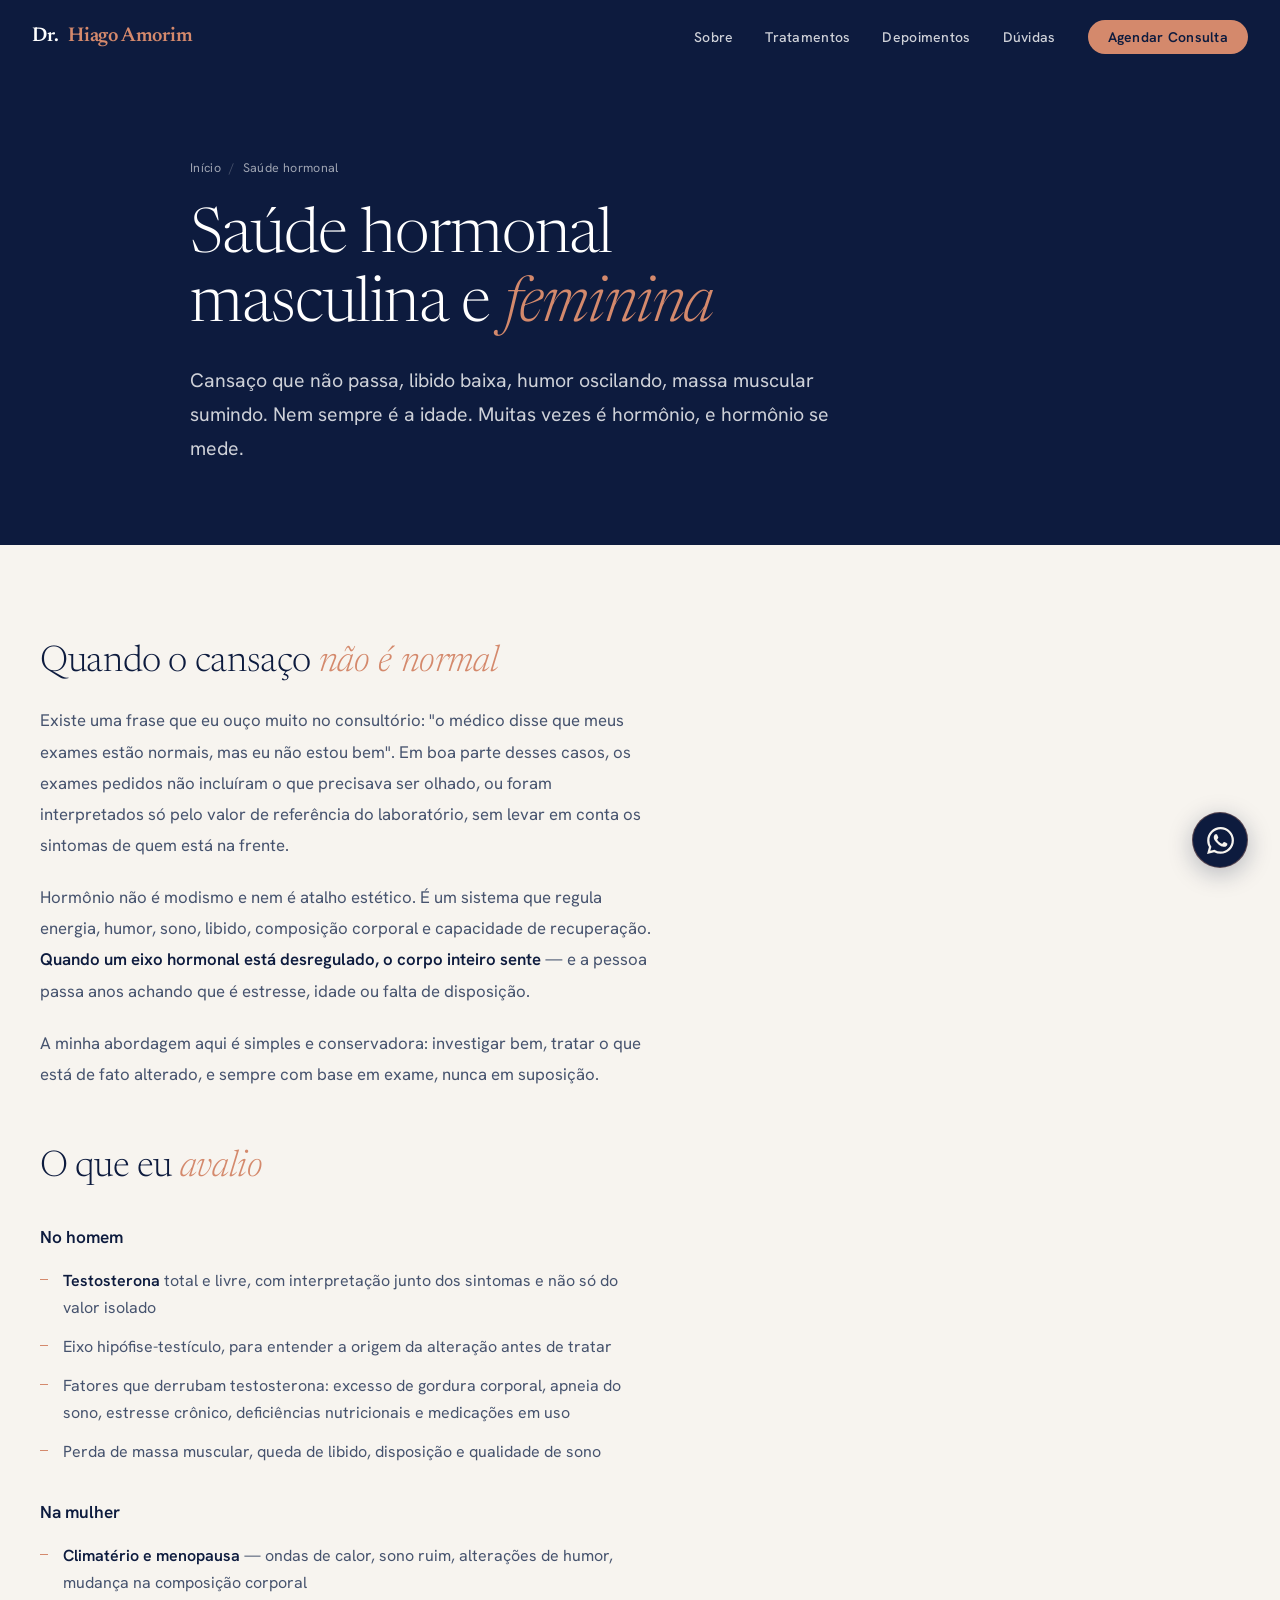
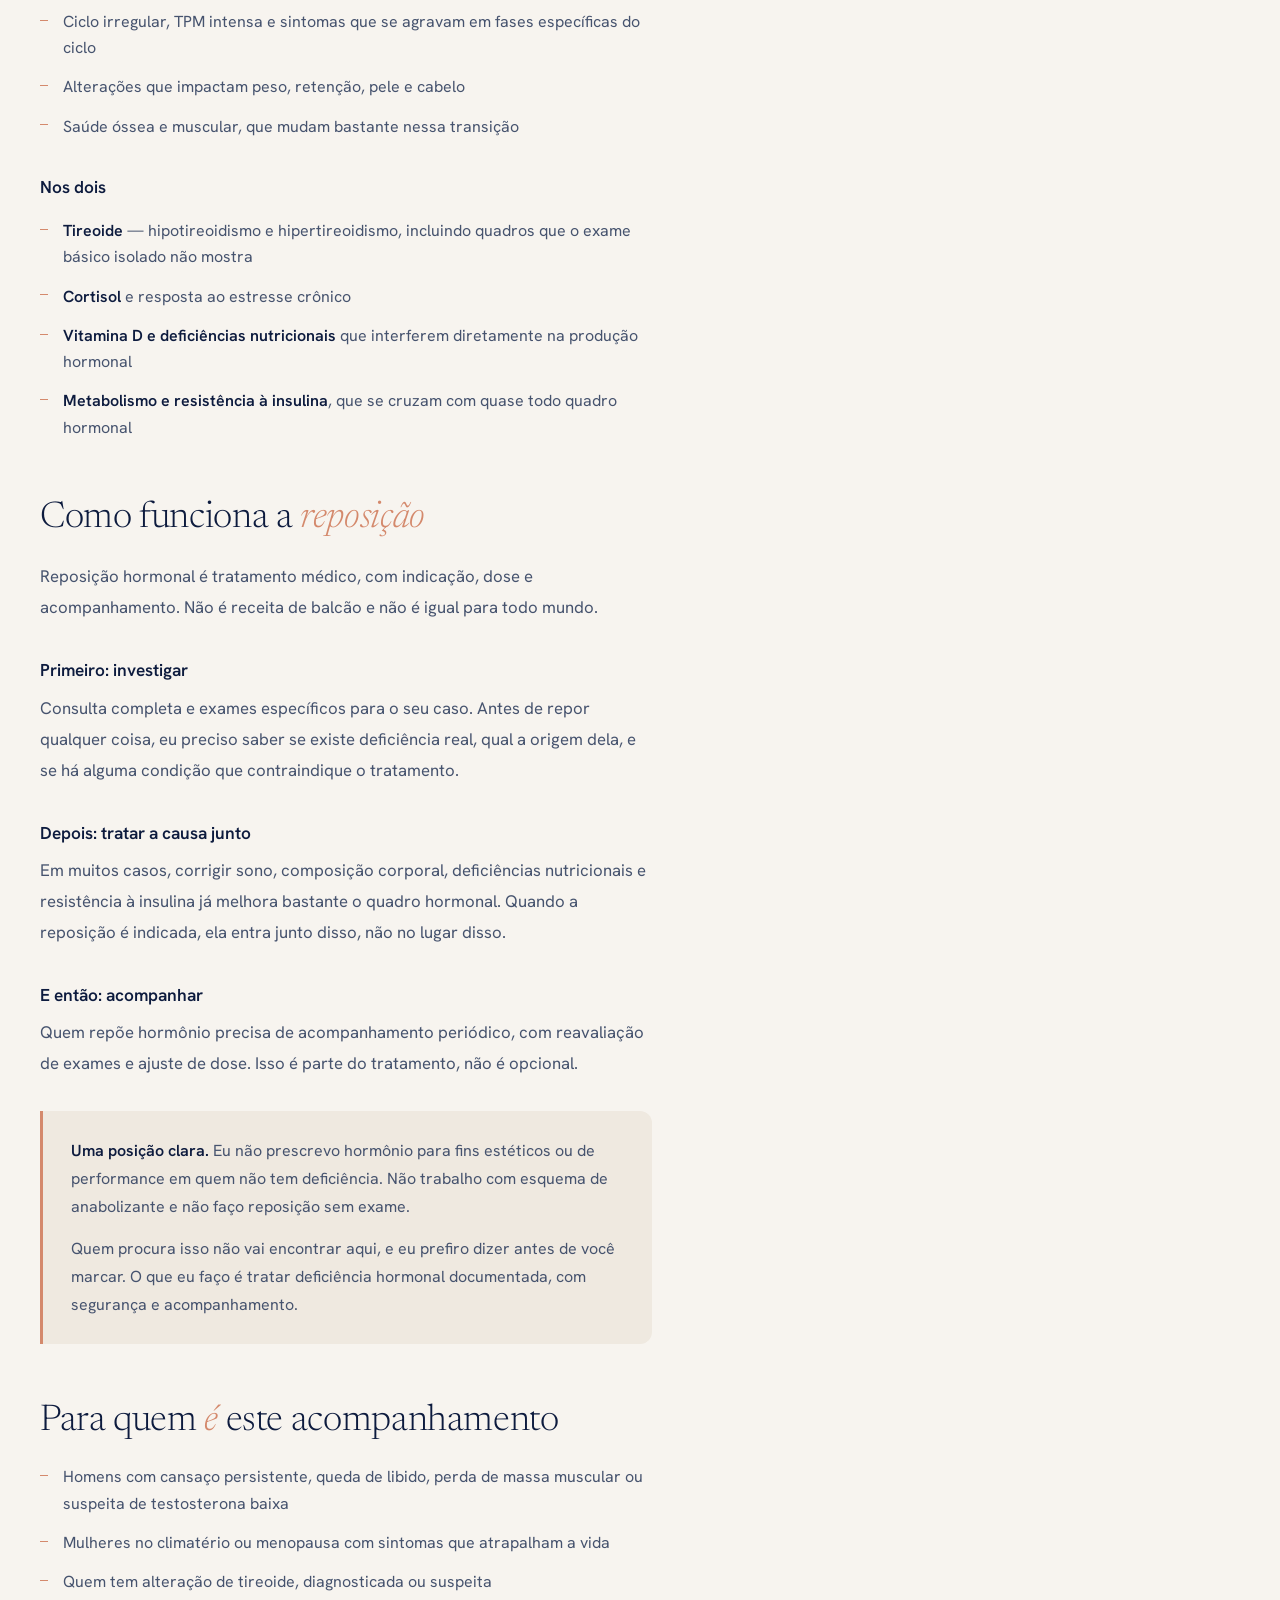
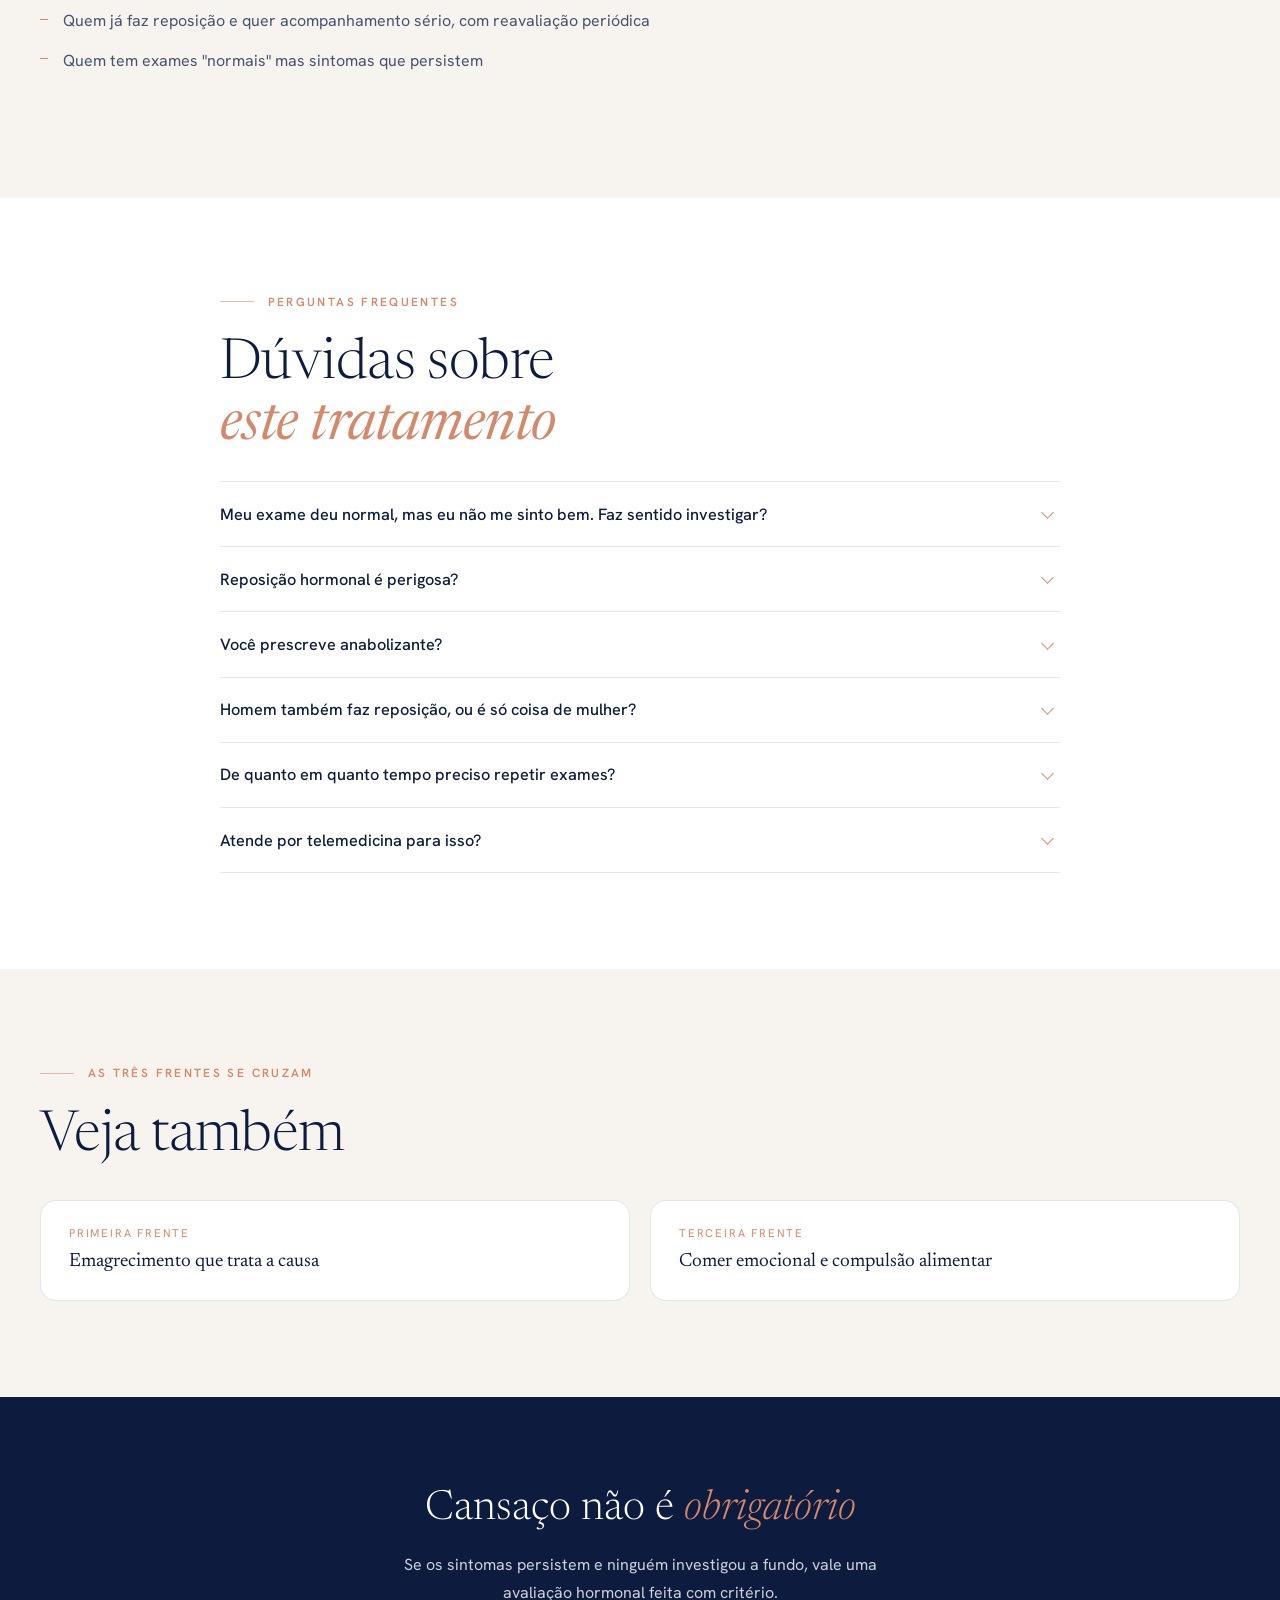
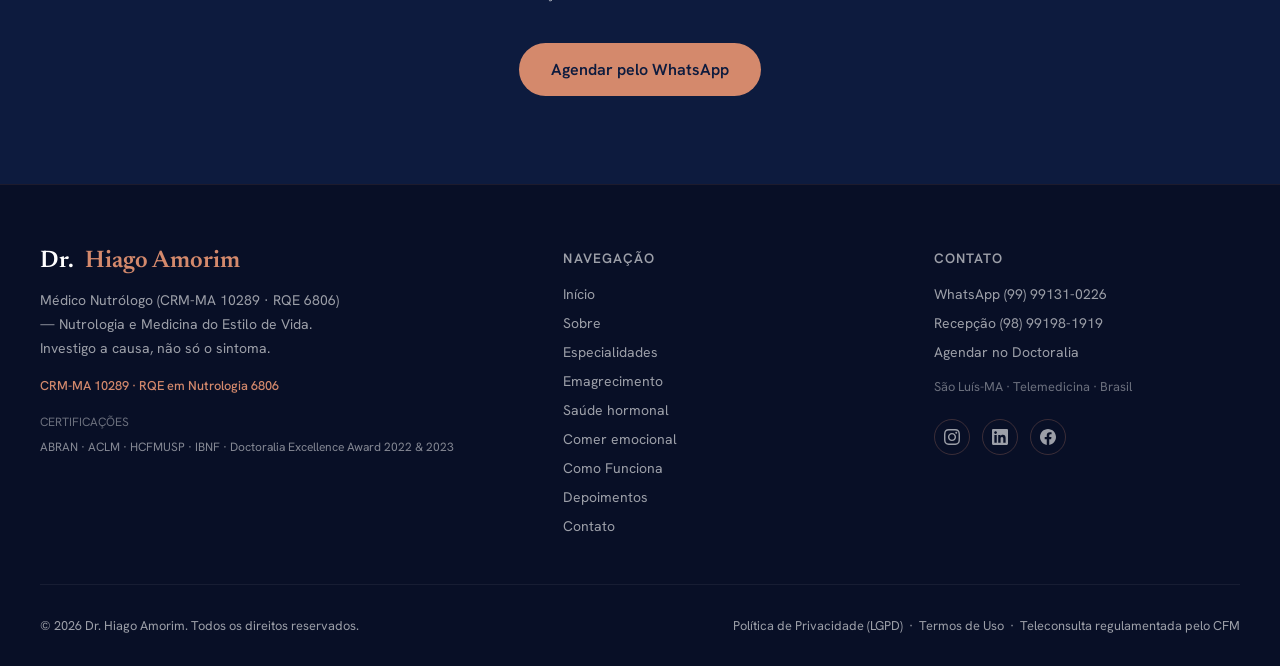
<file: saude-hormonal/index.html>
<!DOCTYPE html>
<html lang="pt-BR">
<head>
    <meta charset="UTF-8">
    <meta name="viewport" content="width=device-width, initial-scale=1.0">
    <title>Saúde hormonal masculina e feminina | Nutrólogo São Luís</title>
    <meta name="description" content="Saúde hormonal masculina e feminina: avaliação e tratamento baseados em exames, incluindo climatério e menopausa. Nutrólogo em São Luís-MA e telemedicina.">
    <link rel="canonical" href="https://drhiagoamorim.com.br/saude-hormonal/">
    <meta name="robots" content="index, follow">
    <meta name="author" content="Dr. Hiago Rafael Amorim">

    <meta property="og:type" content="article">
    <meta property="og:locale" content="pt_BR">
    <meta property="og:title" content="Saúde hormonal masculina e feminina | Nutrólogo São Luís">
    <meta property="og:description" content="Saúde hormonal masculina e feminina: avaliação e tratamento baseados em exames, incluindo climatério e menopausa. Nutrólogo em São Luís-MA e telemedicina.">
    <meta property="og:url" content="https://drhiagoamorim.com.br/saude-hormonal/">
    <meta property="og:image" content="https://drhiagoamorim.com.br/link-capa.jpg">
    <meta property="og:image:width" content="1200">
    <meta property="og:image:height" content="630">
    <meta name="twitter:card" content="summary_large_image">
    <meta name="twitter:title" content="Saúde hormonal masculina e feminina | Nutrólogo São Luís">
    <meta name="twitter:description" content="Saúde hormonal masculina e feminina: avaliação e tratamento baseados em exames, incluindo climatério e menopausa. Nutrólogo em São Luís-MA e telemedicina.">

    <link rel="preconnect" href="https://fonts.googleapis.com">
    <link rel="preconnect" href="https://fonts.gstatic.com" crossorigin>
    <link href="https://fonts.googleapis.com/css2?family=Newsreader:ital,wght@0,300;0,400;0,500;0,600;1,300;1,400&family=Hanken+Grotesk:wght@300;400;500;600&display=swap" rel="stylesheet">
    <link rel="icon" href="/favicon.svg" type="image/svg+xml">
    <link rel="apple-touch-icon" href="/favicon.svg">
    <link rel="stylesheet" href="/assets/site.css?v=20260830h">

    <script type="application/ld+json">
    {"@context":"https://schema.org","@type":"MedicalWebPage","name":"Saúde hormonalmasculina e feminina","description":"Avaliação e tratamento de saúde hormonal: testosterona, tireoide, climatério e menopausa. Reposição sempre baseada em exames. Médico nutrólogo em São Luís-MA e telemedicina.","url":"https://drhiagoamorim.com.br/saude-hormonal/","inLanguage":"pt-BR","lastReviewed":"2026-07-26","reviewedBy":{"@type":"Physician","name":"Dr. Hiago Rafael Amorim","medicalSpecialty":"Nutrition"},"author":{"@type":"Physician","name":"Dr. Hiago Rafael Amorim","medicalSpecialty":"Nutrition","identifier":"CRM-MA 10289 · RQE 6806"},"isPartOf":{"@type":"WebSite","name":"Dr. Hiago Amorim","url":"https://drhiagoamorim.com.br/"}}
    </script>
    <script type="application/ld+json">
    {"@context": "https://schema.org", "@type": "FAQPage", "mainEntity": [{"@type": "Question", "name": "Meu exame deu normal, mas eu não me sinto bem. Faz sentido investigar?", "acceptedAnswer": {"@type": "Answer", "text": "Faz. Valor de referência de laboratório é uma faixa estatística ampla, não é um veredito sobre como você está. Eu interpreto o exame junto do quadro clínico, e às vezes o que falta é justamente o exame que não foi pedido. Se depois da investigação completa estiver tudo dentro do esperado, eu digo isso com clareza e a gente procura a causa em outro lugar."}}, {"@type": "Question", "name": "Reposição hormonal é perigosa?", "acceptedAnswer": {"@type": "Answer", "text": "Reposição feita sem indicação, sem exame e sem acompanhamento é arriscada. Reposição indicada corretamente, com dose adequada e monitorada, é um tratamento estabelecido. A diferença entre as duas coisas é exatamente a investigação e o acompanhamento."}}, {"@type": "Question", "name": "Você prescreve anabolizante?", "acceptedAnswer": {"@type": "Answer", "text": "Não. Não trabalho com anabolizante para estética ou performance. O que eu faço é tratar deficiência hormonal comprovada por exame, o que é uma coisa clinicamente diferente. Se você faz uso e quer acompanhamento de saúde, eu avalio os riscos e cuido disso com você, sem julgamento."}}, {"@type": "Question", "name": "Homem também faz reposição, ou é só coisa de mulher?", "acceptedAnswer": {"@type": "Answer", "text": "Faz. Deficiência de testosterona é comum e subdiagnosticada, principalmente em quem tem excesso de peso, apneia do sono ou estresse crônico. Mas antes de repor eu investigo a origem, porque em muitos casos tratar a causa já resolve boa parte do quadro."}}, {"@type": "Question", "name": "De quanto em quanto tempo preciso repetir exames?", "acceptedAnswer": {"@type": "Answer", "text": "Depende do que está sendo tratado e da fase do tratamento. No início, os intervalos são mais curtos para ajustar a dose. Depois de estabilizar, o acompanhamento fica mais espaçado. Isso é definido caso a caso, e eu explico o cronograma para você na consulta."}}, {"@type": "Question", "name": "Atende por telemedicina para isso?", "acceptedAnswer": {"@type": "Answer", "text": "Sim. A consulta por videochamada é regulamentada pelo CFM. Você faz os exames na sua cidade e a gente revisa juntos no retorno. Para casos que precisem de avaliação física específica, eu falo isso na consulta."}}]}
    </script>
</head><body>
    <div id="loader" aria-hidden="true">
        <div class="loader-mark">Dr. <span>Hiago Amorim</span></div>
        <span class="loader-rule"></span>
    </div>
    <div id="progress-bar"></div>

    <!-- WhatsApp Float -->
    <a href="https://wa.me/5599991310226?text=Ol%C3%A1!%20Quero%20agendar%20uma%20consulta%20com%20o%20Dr.%20Hiago." target="_blank" rel="noopener" class="whatsapp-float" aria-label="Contato via WhatsApp">
        <svg viewBox="0 0 24 24" xmlns="http://www.w3.org/2000/svg">
            <path d="M17.472 14.382c-.297-.149-1.758-.867-2.03-.967-.273-.099-.471-.148-.67.15-.197.297-.767.966-.94 1.164-.173.199-.347.223-.644.075-.297-.15-1.255-.463-2.39-1.475-.883-.788-1.48-1.761-1.653-2.059-.173-.297-.018-.458.13-.606.134-.133.298-.347.446-.52.149-.174.198-.298.298-.497.099-.198.05-.371-.025-.52-.075-.149-.669-1.612-.916-2.207-.242-.579-.487-.5-.669-.51-.173-.008-.371-.01-.57-.01-.198 0-.52.074-.792.372-.272.297-1.04 1.016-1.04 2.479 0 1.462 1.065 2.875 1.213 3.074.149.198 2.096 3.2 5.077 4.487.709.306 1.262.489 1.694.625.712.227 1.36.195 1.871.118.571-.085 1.758-.719 2.006-1.413.248-.694.248-1.289.173-1.413-.074-.124-.272-.198-.57-.347m-5.421 7.403h-.004a9.87 9.87 0 01-5.031-1.378l-.361-.214-3.741.982.998-3.648-.235-.374a9.86 9.86 0 01-1.51-5.26c.001-5.45 4.436-9.884 9.888-9.884 2.64 0 5.122 1.03 6.988 2.898a9.825 9.825 0 012.893 6.994c-.003 5.45-4.437 9.884-9.885 9.884m8.413-18.297A11.815 11.815 0 0012.05 0C5.495 0 .16 5.335.157 11.892c0 2.096.547 4.142 1.588 5.945L.057 24l6.305-1.654a11.882 11.882 0 005.683 1.448h.005c6.554 0 11.89-5.335 11.893-11.893a11.821 11.821 0 00-3.48-8.413Z"/>
        </svg>
    </a>

    <!-- Navigation -->
    <nav class="navbar" id="navbar" role="navigation" aria-label="Navegação principal">
        <a href="/" class="nav-logo">Dr. <span>Hiago Amorim</span></a>
        <ul class="nav-menu" role="list">
            <li><a href="/#sobre">Sobre</a></li>
            <li><a href="/#especialidades">Tratamentos</a></li>
            <li><a href="/#depoimentos">Depoimentos</a></li>
            <li><a href="/#faq">Dúvidas</a></li>
            <li><a href="/#contato" class="nav-cta">Agendar Consulta</a></li>
        </ul>
        <button class="hamburger" id="hamburger" aria-label="Abrir menu" aria-expanded="false">
            <span></span><span></span><span></span>
        </button>
    </nav>
    <!-- Mobile Menu -->
    <div class="nav-mobile-menu" id="mobileMenu" style="position:fixed;inset:0;background:rgba(13,27,62,0.97);z-index:999;display:none;flex-direction:column;align-items:center;justify-content:center;gap:2rem;">
        <a href="/#sobre" style="font-family:var(--font-serif);font-weight:300;font-size:2rem;color:white;" onclick="closeMobileMenu()">Sobre</a>
        <a href="/#especialidades" style="font-family:var(--font-serif);font-weight:300;font-size:2rem;color:white;" onclick="closeMobileMenu()">Tratamentos</a>
        <a href="/#depoimentos" style="font-family:var(--font-serif);font-weight:300;font-size:2rem;color:white;" onclick="closeMobileMenu()">Depoimentos</a>
        <a href="/#faq" style="font-family:var(--font-serif);font-weight:300;font-size:2rem;color:white;" onclick="closeMobileMenu()">Dúvidas</a>
        <a href="/#contato" style="background:#D4896C;color:#0D1B3E;padding:0.75rem 2rem;border-radius:50px;font-weight:600;font-size:1.25rem;" onclick="closeMobileMenu()">Agendar Consulta</a>
        <button onclick="closeMobileMenu()" style="position:absolute;top:1.5rem;right:1.5rem;background:none;border:none;color:white;font-size:2rem;cursor:pointer;">✕</button>
    </div>

    

    <header class="page-hero">
        <div class="container">
            <nav class="breadcrumb" aria-label="Você está aqui">
                <a href="/">Início</a><span>/</span>Saúde hormonal
            </nav>
            <h1>Saúde hormonal<br>masculina e <em>feminina</em></h1>
            <p class="lead">Cansaço que não passa, libido baixa, humor oscilando, massa muscular sumindo. Nem sempre é a idade. Muitas vezes é hormônio, e hormônio se mede.</p>
        </div>
    </header>

    <section class="section section-light">
        <div class="container">
            <div class="prose">
                <h2>Quando o cansaço <em>não é normal</em></h2>
                <p>Existe uma frase que eu ouço muito no consultório: "o médico disse que meus exames estão normais, mas eu não estou bem". Em boa parte desses casos, os exames pedidos não incluíram o que precisava ser olhado, ou foram interpretados só pelo valor de referência do laboratório, sem levar em conta os sintomas de quem está na frente.</p>
                <p>Hormônio não é modismo e nem é atalho estético. É um sistema que regula energia, humor, sono, libido, composição corporal e capacidade de recuperação. <strong>Quando um eixo hormonal está desregulado, o corpo inteiro sente</strong> — e a pessoa passa anos achando que é estresse, idade ou falta de disposição.</p>
                <p>A minha abordagem aqui é simples e conservadora: investigar bem, tratar o que está de fato alterado, e sempre com base em exame, nunca em suposição.</p>

                <h2>O que eu <em>avalio</em></h2>
                <h3>No homem</h3>
                <ul>
                    <li><strong>Testosterona</strong> total e livre, com interpretação junto dos sintomas e não só do valor isolado</li>
                    <li>Eixo hipófise-testículo, para entender a origem da alteração antes de tratar</li>
                    <li>Fatores que derrubam testosterona: excesso de gordura corporal, apneia do sono, estresse crônico, deficiências nutricionais e medicações em uso</li>
                    <li>Perda de massa muscular, queda de libido, disposição e qualidade de sono</li>
                </ul>
                <h3>Na mulher</h3>
                <ul>
                    <li><strong>Climatério e menopausa</strong> — ondas de calor, sono ruim, alterações de humor, mudança na composição corporal</li>
                    <li>Ciclo irregular, TPM intensa e sintomas que se agravam em fases específicas do ciclo</li>
                    <li>Alterações que impactam peso, retenção, pele e cabelo</li>
                    <li>Saúde óssea e muscular, que mudam bastante nessa transição</li>
                </ul>
                <h3>Nos dois</h3>
                <ul>
                    <li><strong>Tireoide</strong> — hipotireoidismo e hipertireoidismo, incluindo quadros que o exame básico isolado não mostra</li>
                    <li><strong>Cortisol</strong> e resposta ao estresse crônico</li>
                    <li><strong>Vitamina D e deficiências nutricionais</strong> que interferem diretamente na produção hormonal</li>
                    <li><strong>Metabolismo e resistência à insulina</strong>, que se cruzam com quase todo quadro hormonal</li>
                </ul>

                <h2>Como funciona a <em>reposição</em></h2>
                <p>Reposição hormonal é tratamento médico, com indicação, dose e acompanhamento. Não é receita de balcão e não é igual para todo mundo.</p>
                <h3>Primeiro: investigar</h3>
                <p>Consulta completa e exames específicos para o seu caso. Antes de repor qualquer coisa, eu preciso saber se existe deficiência real, qual a origem dela, e se há alguma condição que contraindique o tratamento.</p>
                <h3>Depois: tratar a causa junto</h3>
                <p>Em muitos casos, corrigir sono, composição corporal, deficiências nutricionais e resistência à insulina já melhora bastante o quadro hormonal. Quando a reposição é indicada, ela entra junto disso, não no lugar disso.</p>
                <h3>E então: acompanhar</h3>
                <p>Quem repõe hormônio precisa de acompanhamento periódico, com reavaliação de exames e ajuste de dose. Isso é parte do tratamento, não é opcional.</p>

                <div class="callout">
                    <p><strong>Uma posição clara.</strong> Eu não prescrevo hormônio para fins estéticos ou de performance em quem não tem deficiência. Não trabalho com esquema de anabolizante e não faço reposição sem exame.</p>
                    <p>Quem procura isso não vai encontrar aqui, e eu prefiro dizer antes de você marcar. O que eu faço é tratar deficiência hormonal documentada, com segurança e acompanhamento.</p>
                </div>

                <h2>Para quem <em>é</em> este acompanhamento</h2>
                <ul>
                    <li>Homens com cansaço persistente, queda de libido, perda de massa muscular ou suspeita de testosterona baixa</li>
                    <li>Mulheres no climatério ou menopausa com sintomas que atrapalham a vida</li>
                    <li>Quem tem alteração de tireoide, diagnosticada ou suspeita</li>
                    <li>Quem já faz reposição e quer acompanhamento sério, com reavaliação periódica</li>
                    <li>Quem tem exames "normais" mas sintomas que persistem</li>
                </ul>
            </div>
        </div>
    </section>

    <section class="section section-white" aria-labelledby="faq-saude-hormonal">
        <div class="container" style="max-width:840px;">
            <p class="eyebrow">Perguntas frequentes</p>
            <h2 class="editorial-title animate-on-scroll" id="faq-saude-hormonal" style="margin-bottom:0.5rem;">Dúvidas sobre<br><em>este tratamento</em></h2>
            <div class="faq-native">
                <details>
                    <summary>Meu exame deu normal, mas eu não me sinto bem. Faz sentido investigar?</summary>
                    <div>Faz. Valor de referência de laboratório é uma faixa estatística ampla, não é um veredito sobre como você está. Eu interpreto o exame junto do quadro clínico, e às vezes o que falta é justamente o exame que não foi pedido. Se depois da investigação completa estiver tudo dentro do esperado, eu digo isso com clareza e a gente procura a causa em outro lugar.</div>
                </details>
                <details>
                    <summary>Reposição hormonal é perigosa?</summary>
                    <div>Reposição feita sem indicação, sem exame e sem acompanhamento é arriscada. Reposição indicada corretamente, com dose adequada e monitorada, é um tratamento estabelecido. A diferença entre as duas coisas é exatamente a investigação e o acompanhamento.</div>
                </details>
                <details>
                    <summary>Você prescreve anabolizante?</summary>
                    <div>Não. Não trabalho com anabolizante para estética ou performance. O que eu faço é tratar deficiência hormonal comprovada por exame, o que é uma coisa clinicamente diferente. Se você faz uso e quer acompanhamento de saúde, eu avalio os riscos e cuido disso com você, sem julgamento.</div>
                </details>
                <details>
                    <summary>Homem também faz reposição, ou é só coisa de mulher?</summary>
                    <div>Faz. Deficiência de testosterona é comum e subdiagnosticada, principalmente em quem tem excesso de peso, apneia do sono ou estresse crônico. Mas antes de repor eu investigo a origem, porque em muitos casos tratar a causa já resolve boa parte do quadro.</div>
                </details>
                <details>
                    <summary>De quanto em quanto tempo preciso repetir exames?</summary>
                    <div>Depende do que está sendo tratado e da fase do tratamento. No início, os intervalos são mais curtos para ajustar a dose. Depois de estabilizar, o acompanhamento fica mais espaçado. Isso é definido caso a caso, e eu explico o cronograma para você na consulta.</div>
                </details>
                <details>
                    <summary>Atende por telemedicina para isso?</summary>
                    <div>Sim. A consulta por videochamada é regulamentada pelo CFM. Você faz os exames na sua cidade e a gente revisa juntos no retorno. Para casos que precisem de avaliação física específica, eu falo isso na consulta.</div>
                </details>
            </div>
        </div>
    </section>

    <section class="section section-light">
        <div class="container">
            <p class="eyebrow">As três frentes se cruzam</p>
            <h2 class="editorial-title animate-on-scroll" style="margin-bottom:0.5rem;">Veja também</h2>
            <div class="related">
                <a href="/emagrecimento/">
                    <div class="related-label">Primeira frente</div>
                    <div class="related-title">Emagrecimento que trata a causa</div>
                </a>
                <a href="/comer-emocional/">
                    <div class="related-label">Terceira frente</div>
                    <div class="related-title">Comer emocional e compulsão alimentar</div>
                </a>
            </div>
        </div>
    </section>

    <section class="cta-strip">
        <h2>Cansaço não é <em>obrigatório</em></h2>
        <p>Se os sintomas persistem e ninguém investigou a fundo, vale uma avaliação hormonal feita com critério.</p>
        <a href="https://wa.me/5599991310226?text=Ola!%20Vi%20a%20pagina%20sobre%20saude%20hormonal%20e%20quero%20agendar%20uma%20consulta." target="_blank" rel="noopener" class="btn-primary">Agendar pelo WhatsApp</a>
    </section>

    <!-- FOOTER -->
    <footer class="footer" role="contentinfo">
        <div class="container">
            <div class="footer-grid">
                <div>
                    <div class="footer-logo">Dr. <span>Hiago Amorim</span></div>
                    <p class="footer-bio">Médico Nutrólogo (CRM-MA 10289 · RQE 6806) — Nutrologia e Medicina do Estilo de Vida. Investigo a causa, não só o sintoma.</p>
                    <div class="footer-crm">CRM-MA 10289 · RQE em Nutrologia 6806</div>
                    <div style="margin-top:1.25rem;">
                        <div style="font-size:0.75rem;color:rgba(255,255,255,0.4);margin-bottom:0.5rem;">CERTIFICAÇÕES</div>
                        <div style="font-size:0.75rem;color:rgba(255,255,255,0.5);line-height:1.6;">
                            ABRAN · ACLM · HCFMUSP · IBNF · Doctoralia Excellence Award 2022 & 2023
                        </div>
                    </div>
                </div>
                <div>
                    <div class="footer-heading">Navegação</div>
                    <ul class="footer-links">
                        <li><a href="/#inicio">Início</a></li>
                        <li><a href="/#sobre">Sobre</a></li>
                        <li><a href="/#especialidades">Especialidades</a></li>
                        <li><a href="/emagrecimento/">Emagrecimento</a></li>
                        <li><a href="/saude-hormonal/">Saúde hormonal</a></li>
                        <li><a href="/comer-emocional/">Comer emocional</a></li>
                        <li><a href="/#como-funciona">Como Funciona</a></li>
                        <li><a href="/#depoimentos">Depoimentos</a></li>
                        <li><a href="/#contato">Contato</a></li>
                    </ul>
                </div>
                <div>
                    <div class="footer-heading">Contato</div>
                    <ul class="footer-links">
                        <li><a href="https://wa.me/5599991310226?text=Ol%C3%A1!%20Quero%20agendar%20uma%20consulta%20com%20o%20Dr.%20Hiago." target="_blank" rel="noopener">WhatsApp (99) 99131-0226</a></li>
                        <li><a href="tel:+559891981919">Recepção (98) 99198-1919</a></li>
                        <li><a href="https://www.doctoralia.com.br/hiago-amorim" target="_blank" rel="noopener">Agendar no Doctoralia</a></li>
                        <li style="margin-top:0.5rem;color:rgba(255,255,255,0.4);font-size:0.8rem;">São Luís-MA · Telemedicina · Brasil</li>
                    </ul>
                    <div class="footer-social" style="margin-top:1.5rem;">
                        <a href="https://www.instagram.com/drhiagoamorim" target="_blank" rel="noopener" class="social-link" aria-label="Instagram">
                            <svg width="16" height="16" viewBox="0 0 24 24" fill="currentColor"><path d="M12 2.163c3.204 0 3.584.012 4.85.07 3.252.148 4.771 1.691 4.919 4.919.058 1.265.069 1.645.069 4.849 0 3.205-.012 3.584-.069 4.849-.149 3.225-1.664 4.771-4.919 4.919-1.266.058-1.644.07-4.85.07-3.204 0-3.584-.012-4.849-.07-3.26-.149-4.771-1.699-4.919-4.92-.058-1.265-.07-1.644-.07-4.849 0-3.204.013-3.583.07-4.849.149-3.227 1.664-4.771 4.919-4.919 1.266-.057 1.645-.069 4.849-.069zm0-2.163c-3.259 0-3.667.014-4.947.072-4.358.2-6.78 2.618-6.98 6.98-.059 1.281-.073 1.689-.073 4.948 0 3.259.014 3.668.072 4.948.2 4.358 2.618 6.78 6.98 6.98 1.281.058 1.689.072 4.948.072 3.259 0 3.668-.014 4.948-.072 4.354-.2 6.782-2.618 6.979-6.98.059-1.28.073-1.689.073-4.948 0-3.259-.014-3.667-.072-4.947-.196-4.354-2.617-6.78-6.979-6.98-1.281-.059-1.69-.073-4.949-.073zm0 5.838c-3.403 0-6.162 2.759-6.162 6.162s2.759 6.163 6.162 6.163 6.162-2.759 6.162-6.163c0-3.403-2.759-6.162-6.162-6.162zm0 10.162c-2.209 0-4-1.79-4-4 0-2.209 1.791-4 4-4s4 1.791 4 4c0 2.21-1.791 4-4 4zm6.406-11.845c-.796 0-1.441.645-1.441 1.44s.645 1.44 1.441 1.44c.795 0 1.439-.645 1.439-1.44s-.644-1.44-1.439-1.44z"/></svg>
                        </a>
                        <a href="https://www.linkedin.com/in/hiagoamorim" target="_blank" rel="noopener" class="social-link" aria-label="LinkedIn">
                            <svg width="16" height="16" viewBox="0 0 24 24" fill="currentColor"><path d="M20.447 20.452h-3.554v-5.569c0-1.328-.027-3.037-1.852-3.037-1.853 0-2.136 1.445-2.136 2.939v5.667H9.351V9h3.414v1.561h.046c.477-.9 1.637-1.85 3.37-1.85 3.601 0 4.267 2.37 4.267 5.455v6.286zM5.337 7.433c-1.144 0-2.063-.926-2.063-2.065 0-1.138.92-2.063 2.063-2.063 1.14 0 2.064.925 2.064 2.063 0 1.139-.925 2.065-2.064 2.065zm1.782 13.019H3.555V9h3.564v11.452zM22.225 0H1.771C.792 0 0 .774 0 1.729v20.542C0 23.227.792 24 1.771 24h20.451C23.2 24 24 23.227 24 22.271V1.729C24 .774 23.2 0 22.222 0h.003z"/></svg>
                        </a>
                        <a href="https://www.facebook.com/drhiagoamorim" target="_blank" rel="noopener" class="social-link" aria-label="Facebook">
                            <svg width="16" height="16" viewBox="0 0 24 24" fill="currentColor"><path d="M24 12.073c0-6.627-5.373-12-12-12s-12 5.373-12 12c0 5.99 4.388 10.954 10.125 11.854v-8.385H7.078v-3.47h3.047V9.43c0-3.007 1.792-4.669 4.533-4.669 1.312 0 2.686.235 2.686.235v2.953H15.83c-1.491 0-1.956.925-1.956 1.874v2.25h3.328l-.532 3.47h-2.796v8.385C19.612 23.027 24 18.062 24 12.073z"/></svg>
                        </a>
                    </div>
                </div>
            </div>
            <div class="footer-bottom">
                <div class="footer-copy">© 2026 Dr. Hiago Amorim. Todos os direitos reservados.</div>
                <div class="footer-legal">
                    <a href="privacidade.html">Política de Privacidade (LGPD)</a> &nbsp;·&nbsp;
                    <a href="privacidade.html#termos">Termos de Uso</a> &nbsp;·&nbsp;
                    <span>Teleconsulta regulamentada pelo CFM</span>
                </div>
            </div>
        </div>
    </footer>
        <script src="/assets/site.js" defer></script>
</body>
</html>
</file>
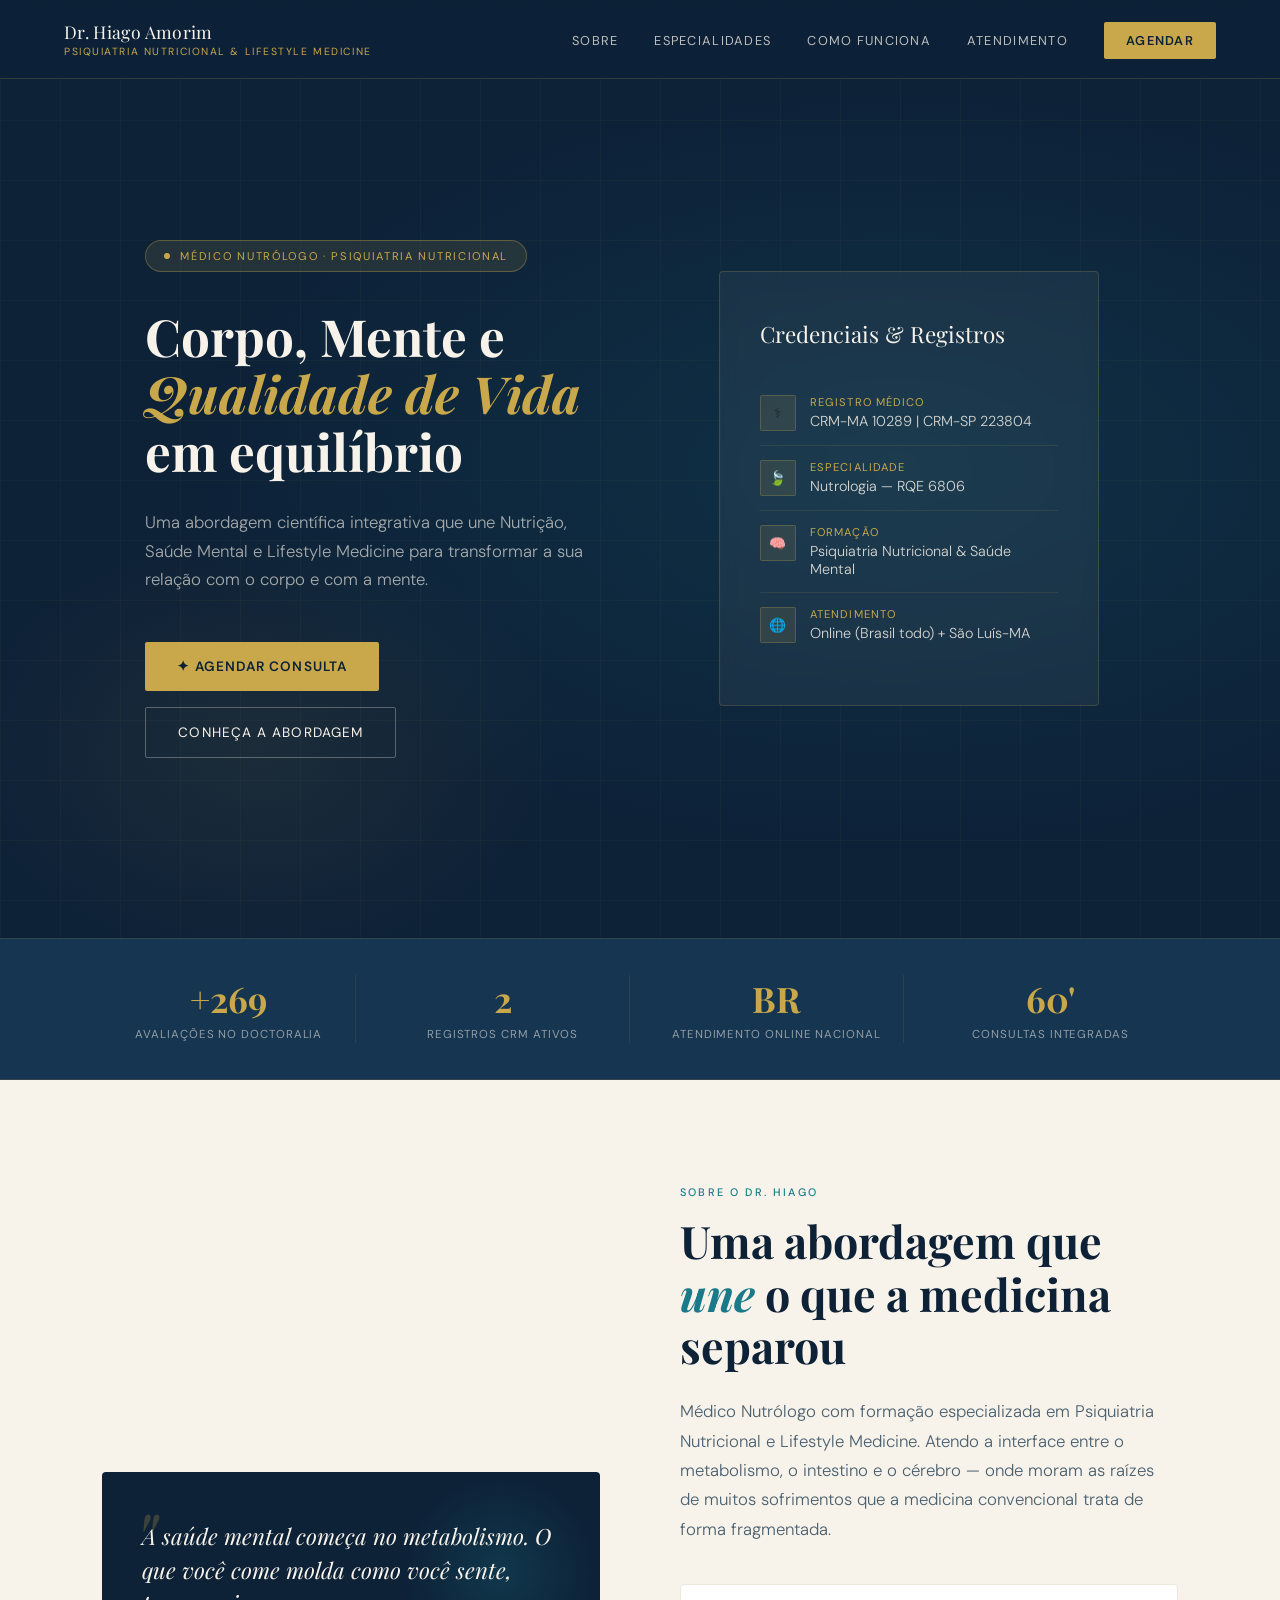
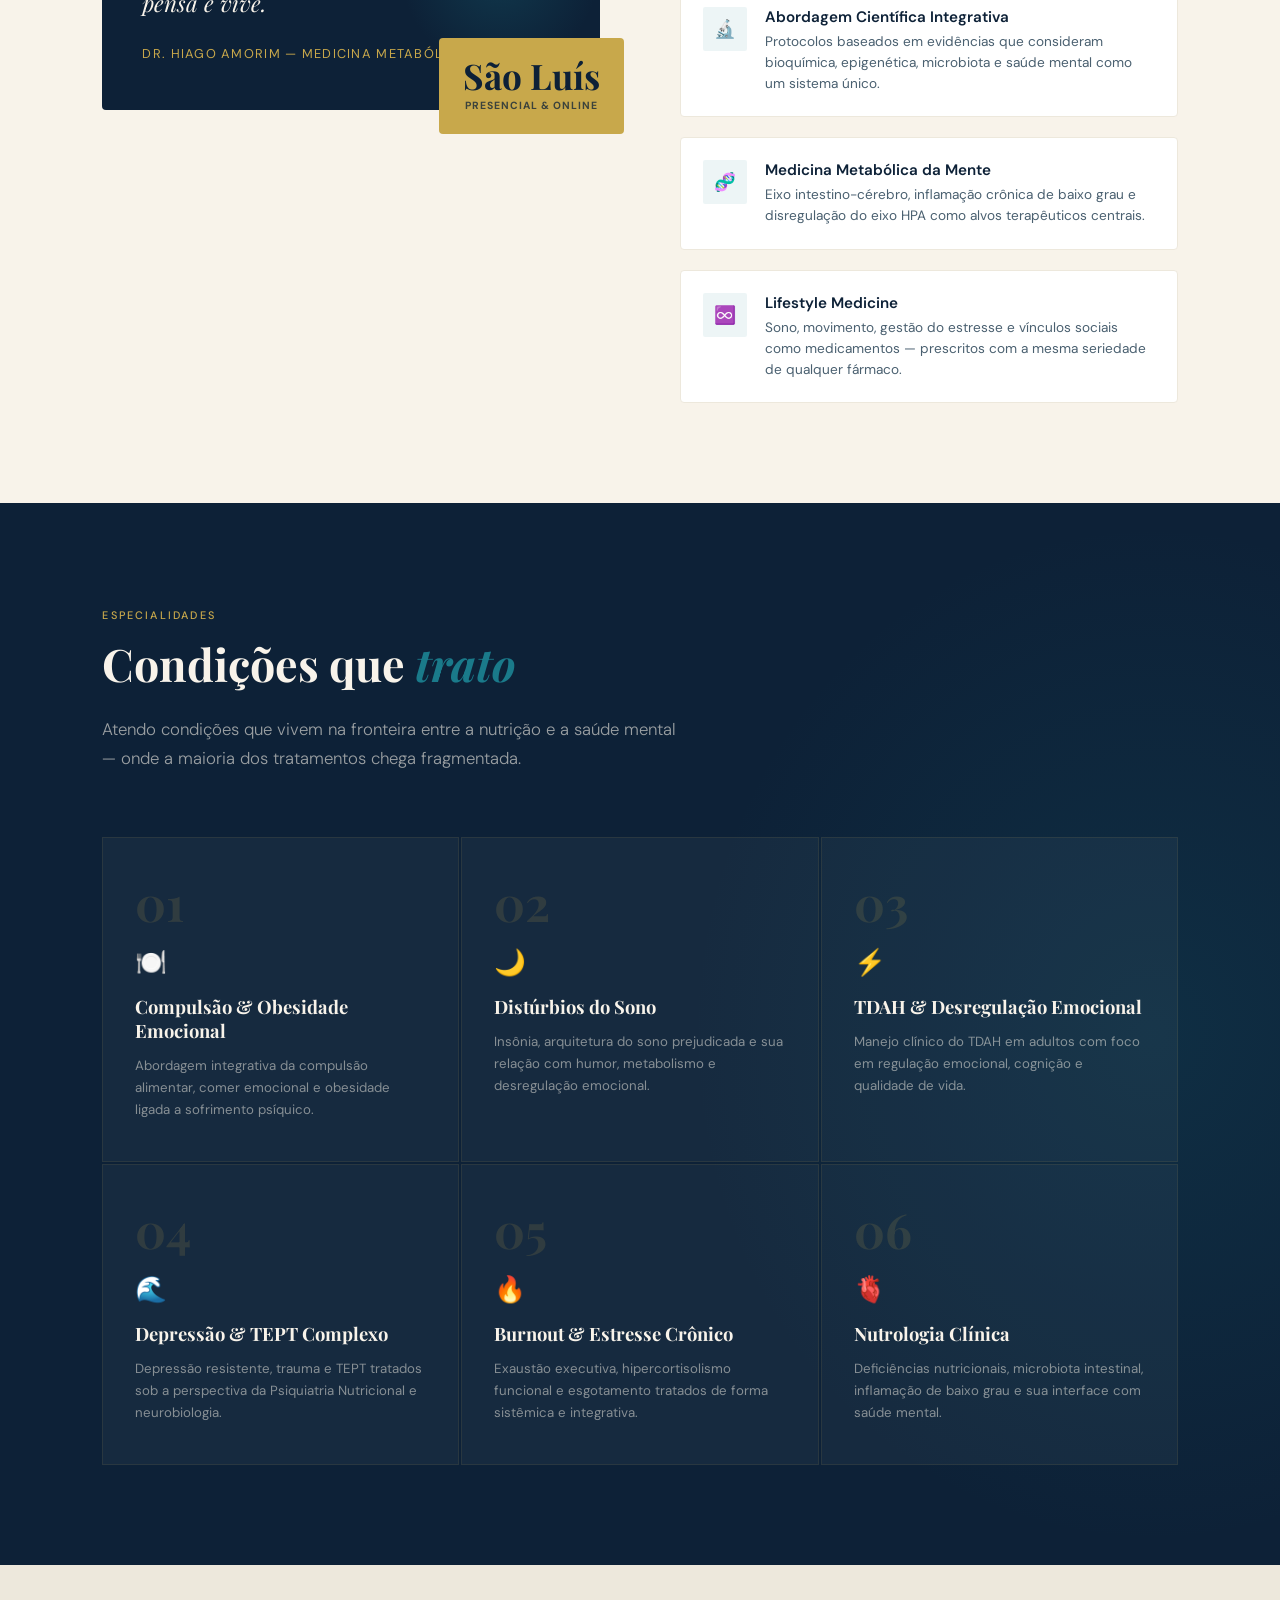
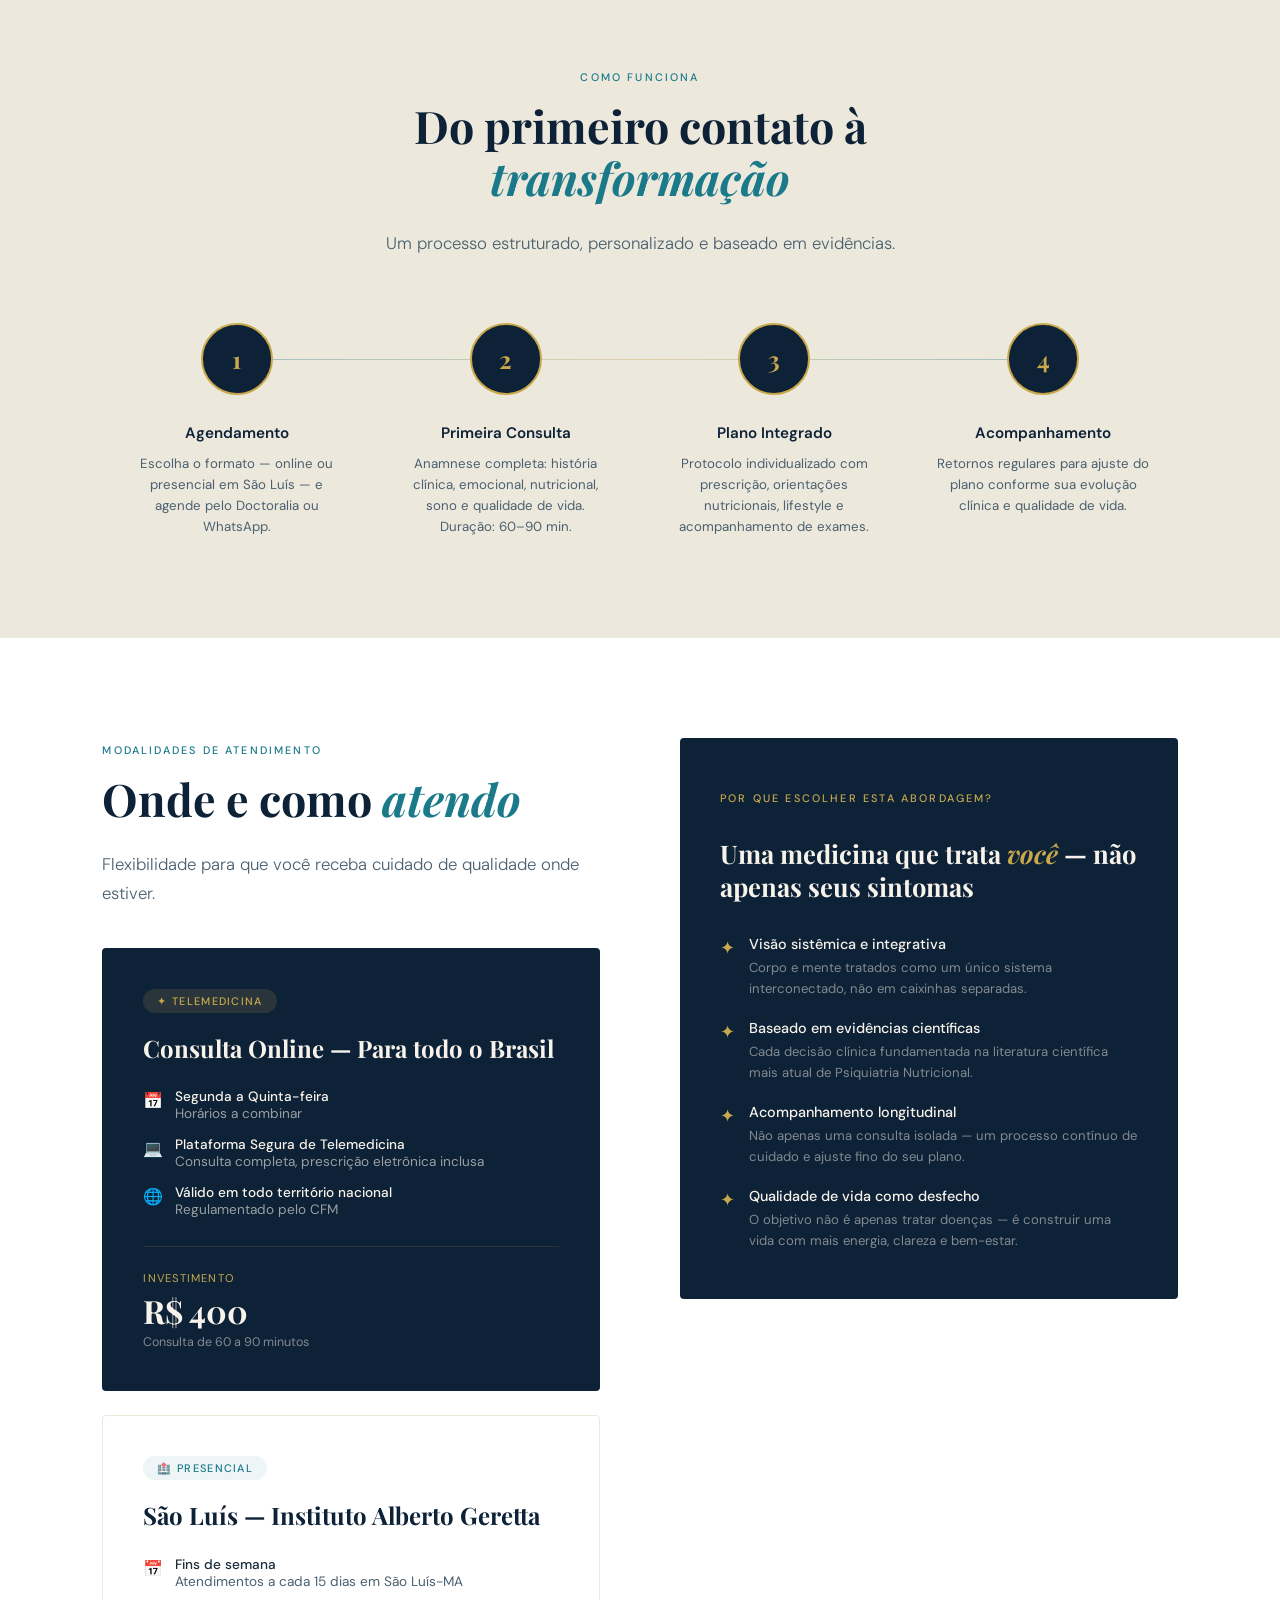
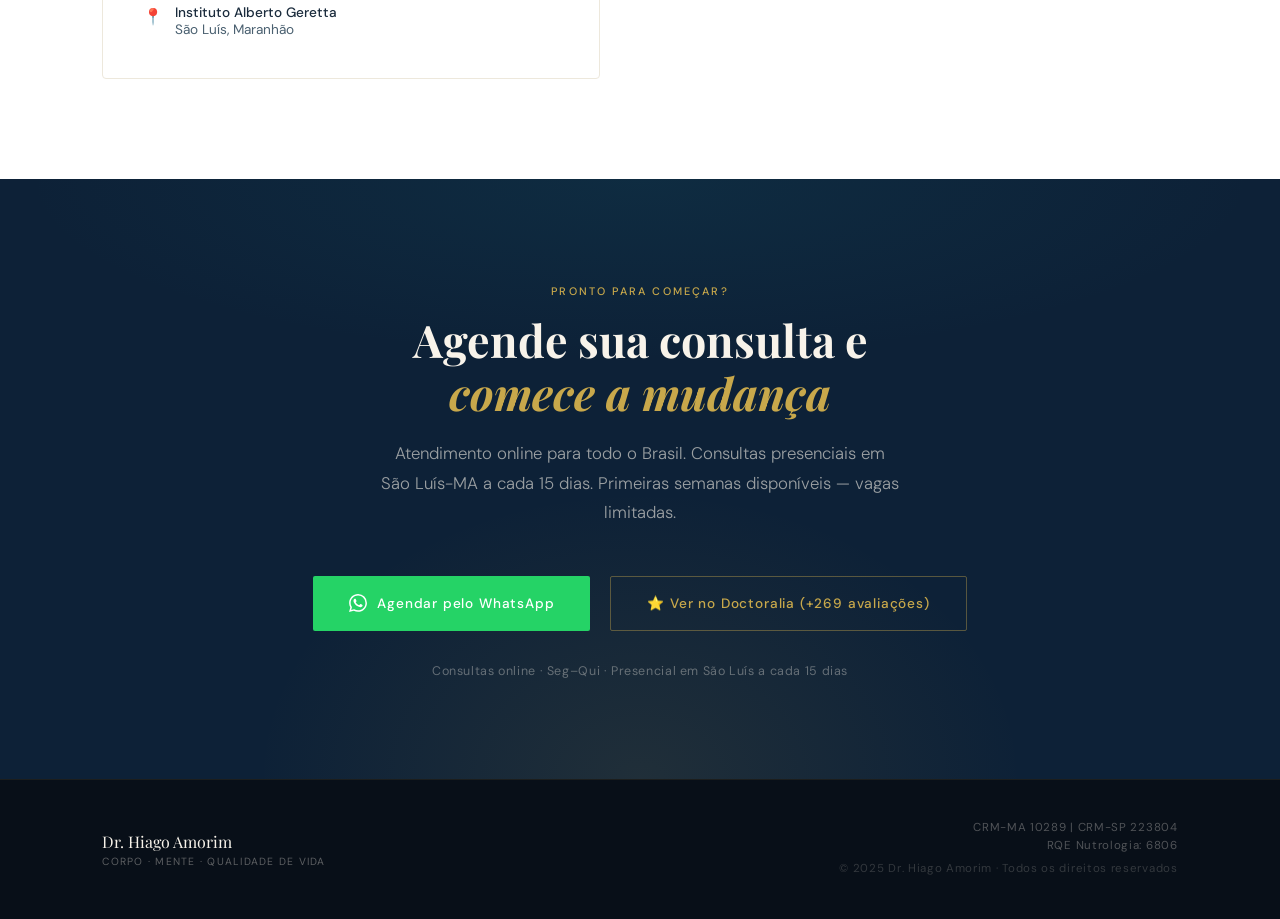
<file: index.html.html>
<!DOCTYPE html>
<html lang="pt-BR">
<head>
<meta charset="UTF-8">
<meta name="viewport" content="width=device-width, initial-scale=1.0">
<title>Dr. Hiago Amorim | Psiquiatria Nutricional & Lifestyle Medicine</title>
<link href="https://fonts.googleapis.com/css2?family=Playfair+Display:ital,wght@0,400;0,600;0,700;1,400;1,600&family=DM+Sans:wght@300;400;500;600&family=DM+Serif+Display:ital@0;1&display=swap" rel="stylesheet">
<style>
  :root {
    --navy: #0D2137;
    --navy-mid: #163550;
    --teal: #1A7A8A;
    --teal-light: #2A9EAF;
    --cream: #F8F3EA;
    --cream-dark: #EDE8DC;
    --gold: #C8A84B;
    --gold-light: #E2C472;
    --text: #1A2B3C;
    --text-light: #4A6070;
    --white: #FFFFFF;
  }

  *, *::before, *::after { box-sizing: border-box; margin: 0; padding: 0; }

  html { scroll-behavior: smooth; }

  body {
    font-family: 'DM Sans', sans-serif;
    background: var(--cream);
    color: var(--text);
    overflow-x: hidden;
  }

  /* ===== NAVBAR ===== */
  nav {
    position: fixed; top: 0; left: 0; right: 0; z-index: 100;
    padding: 20px 5%;
    display: flex; align-items: center; justify-content: space-between;
    background: rgba(13, 33, 55, 0.95);
    backdrop-filter: blur(12px);
    border-bottom: 1px solid rgba(200, 168, 75, 0.2);
    transition: all 0.3s ease;
  }

  .nav-logo {
    font-family: 'Playfair Display', serif;
    font-size: 1.1rem;
    color: var(--cream);
    letter-spacing: 0.02em;
  }

  .nav-logo span {
    display: block;
    font-family: 'DM Sans', sans-serif;
    font-size: 0.65rem;
    letter-spacing: 0.15em;
    text-transform: uppercase;
    color: var(--gold);
    margin-top: 2px;
  }

  .nav-links {
    display: flex; gap: 36px; list-style: none;
  }

  .nav-links a {
    font-size: 0.8rem;
    letter-spacing: 0.1em;
    text-transform: uppercase;
    color: rgba(248,243,234,0.75);
    text-decoration: none;
    transition: color 0.2s;
  }

  .nav-links a:hover { color: var(--gold); }

  .nav-cta {
    background: var(--gold);
    color: var(--navy) !important;
    padding: 10px 22px;
    border-radius: 2px;
    font-weight: 600;
    color: var(--navy);
    transition: background 0.2s !important;
  }

  .nav-cta:hover { background: var(--gold-light) !important; color: var(--navy) !important; }

  /* ===== HERO ===== */
  #hero {
    min-height: 100vh;
    background: var(--navy);
    display: grid;
    grid-template-columns: 1fr 1fr;
    position: relative;
    overflow: hidden;
  }

  .hero-bg-pattern {
    position: absolute; inset: 0;
    background-image:
      radial-gradient(ellipse 80% 60% at 70% 50%, rgba(26,122,138,0.18) 0%, transparent 70%),
      radial-gradient(ellipse 40% 40% at 20% 80%, rgba(200,168,75,0.08) 0%, transparent 60%);
    pointer-events: none;
  }

  .hero-grid-overlay {
    position: absolute; inset: 0;
    background-image:
      linear-gradient(rgba(200,168,75,0.04) 1px, transparent 1px),
      linear-gradient(90deg, rgba(200,168,75,0.04) 1px, transparent 1px);
    background-size: 60px 60px;
    pointer-events: none;
  }

  .hero-left {
    display: flex; flex-direction: column; justify-content: center;
    padding: 140px 6% 80px 8%;
    position: relative; z-index: 2;
  }

  .hero-badge {
    display: inline-flex; align-items: center; gap: 10px;
    background: rgba(200,168,75,0.12);
    border: 1px solid rgba(200,168,75,0.35);
    color: var(--gold);
    padding: 8px 18px;
    border-radius: 100px;
    font-size: 0.7rem;
    letter-spacing: 0.15em;
    text-transform: uppercase;
    margin-bottom: 36px;
    width: fit-content;
    animation: fadeInUp 0.8s ease both;
  }

  .hero-badge::before {
    content: '';
    width: 6px; height: 6px;
    border-radius: 50%;
    background: var(--gold);
  }

  .hero-title {
    font-family: 'Playfair Display', serif;
    font-size: clamp(2.6rem, 4vw, 3.8rem);
    line-height: 1.12;
    color: var(--cream);
    margin-bottom: 28px;
    animation: fadeInUp 0.8s 0.15s ease both;
  }

  .hero-title em {
    font-style: italic;
    color: var(--gold);
  }

  .hero-subtitle {
    font-size: 1.05rem;
    line-height: 1.7;
    color: rgba(248,243,234,0.65);
    max-width: 480px;
    margin-bottom: 48px;
    font-weight: 300;
    animation: fadeInUp 0.8s 0.3s ease both;
  }

  .hero-ctas {
    display: flex; gap: 16px; flex-wrap: wrap;
    animation: fadeInUp 0.8s 0.45s ease both;
  }

  .btn-primary {
    background: var(--gold);
    color: var(--navy);
    padding: 16px 32px;
    font-size: 0.85rem;
    font-weight: 600;
    letter-spacing: 0.08em;
    text-transform: uppercase;
    text-decoration: none;
    border-radius: 2px;
    transition: all 0.25s;
    display: inline-flex; align-items: center; gap: 10px;
  }

  .btn-primary:hover {
    background: var(--gold-light);
    transform: translateY(-2px);
    box-shadow: 0 12px 32px rgba(200,168,75,0.25);
  }

  .btn-secondary {
    border: 1px solid rgba(248,243,234,0.3);
    color: var(--cream);
    padding: 16px 32px;
    font-size: 0.85rem;
    font-weight: 400;
    letter-spacing: 0.08em;
    text-transform: uppercase;
    text-decoration: none;
    border-radius: 2px;
    transition: all 0.25s;
  }

  .btn-secondary:hover {
    border-color: rgba(248,243,234,0.7);
    background: rgba(248,243,234,0.06);
  }

  .hero-right {
    display: flex; align-items: center; justify-content: center;
    position: relative; z-index: 2;
    padding: 120px 6% 80px;
  }

  .hero-card {
    background: rgba(255,255,255,0.05);
    border: 1px solid rgba(200,168,75,0.2);
    border-radius: 4px;
    padding: 48px 40px;
    max-width: 380px;
    width: 100%;
    backdrop-filter: blur(8px);
    animation: fadeInRight 0.9s 0.3s ease both;
  }

  .hero-card-title {
    font-family: 'Playfair Display', serif;
    font-size: 1.4rem;
    color: var(--cream);
    margin-bottom: 32px;
    line-height: 1.3;
  }

  .credential-item {
    display: flex; gap: 14px; align-items: flex-start;
    padding: 14px 0;
    border-bottom: 1px solid rgba(200,168,75,0.12);
  }

  .credential-item:last-child { border-bottom: none; }

  .credential-icon {
    width: 36px; height: 36px; flex-shrink: 0;
    background: rgba(200,168,75,0.12);
    border: 1px solid rgba(200,168,75,0.25);
    border-radius: 2px;
    display: flex; align-items: center; justify-content: center;
    font-size: 0.85rem;
  }

  .credential-label {
    font-size: 0.7rem;
    letter-spacing: 0.1em;
    text-transform: uppercase;
    color: var(--gold);
    margin-bottom: 3px;
  }

  .credential-value {
    font-size: 0.9rem;
    color: rgba(248,243,234,0.85);
    font-weight: 300;
  }

  /* ===== STATS BAR ===== */
  .stats-bar {
    background: var(--navy-mid);
    border-top: 1px solid rgba(200,168,75,0.15);
    border-bottom: 1px solid rgba(200,168,75,0.15);
    padding: 36px 8%;
    display: grid;
    grid-template-columns: repeat(4, 1fr);
    gap: 20px;
  }

  .stat {
    text-align: center;
    padding: 0 20px;
    border-right: 1px solid rgba(200,168,75,0.12);
  }

  .stat:last-child { border-right: none; }

  .stat-number {
    font-family: 'Playfair Display', serif;
    font-size: 2.2rem;
    color: var(--gold);
    font-weight: 700;
    display: block;
  }

  .stat-label {
    font-size: 0.72rem;
    color: rgba(248,243,234,0.55);
    letter-spacing: 0.08em;
    text-transform: uppercase;
    margin-top: 4px;
  }

  /* ===== SECTIONS ===== */
  section { padding: 100px 8%; }

  .section-tag {
    display: inline-block;
    font-size: 0.68rem;
    letter-spacing: 0.2em;
    text-transform: uppercase;
    color: var(--teal);
    margin-bottom: 16px;
    font-weight: 500;
  }

  .section-title {
    font-family: 'Playfair Display', serif;
    font-size: clamp(2rem, 3.5vw, 2.8rem);
    line-height: 1.18;
    margin-bottom: 24px;
    color: var(--navy);
  }

  .section-title em { font-style: italic; color: var(--teal); }

  .section-lead {
    font-size: 1.05rem;
    line-height: 1.75;
    color: var(--text-light);
    max-width: 580px;
    font-weight: 300;
  }

  /* ===== ABOUT ===== */
  #sobre {
    background: var(--cream);
    display: grid;
    grid-template-columns: 1fr 1fr;
    gap: 80px;
    align-items: center;
  }

  .about-visual {
    position: relative;
  }

  .about-card-main {
    background: var(--navy);
    border-radius: 4px;
    padding: 48px 40px;
    position: relative;
    overflow: hidden;
  }

  .about-card-main::before {
    content: '';
    position: absolute;
    top: 0; right: 0;
    width: 200px; height: 200px;
    background: radial-gradient(circle, rgba(26,122,138,0.25) 0%, transparent 70%);
    pointer-events: none;
  }

  .about-quote {
    font-family: 'Playfair Display', serif;
    font-size: 1.4rem;
    font-style: italic;
    color: var(--cream);
    line-height: 1.5;
    margin-bottom: 24px;
    position: relative; z-index: 1;
  }

  .about-quote::before {
    content: '"';
    font-size: 5rem;
    color: var(--gold);
    opacity: 0.25;
    position: absolute;
    top: -20px; left: -10px;
    line-height: 1;
    font-family: 'Playfair Display', serif;
  }

  .about-caption {
    font-size: 0.8rem;
    color: var(--gold);
    letter-spacing: 0.1em;
    text-transform: uppercase;
  }

  .about-float-card {
    position: absolute;
    bottom: -24px; right: -24px;
    background: var(--gold);
    color: var(--navy);
    padding: 20px 24px;
    border-radius: 4px;
    font-weight: 700;
    text-align: center;
    min-width: 140px;
  }

  .about-float-number {
    font-family: 'Playfair Display', serif;
    font-size: 2.2rem;
    display: block;
    line-height: 1;
  }

  .about-float-label {
    font-size: 0.65rem;
    letter-spacing: 0.1em;
    text-transform: uppercase;
    margin-top: 4px;
    opacity: 0.75;
  }

  .about-content { }

  .pillar-list {
    margin-top: 40px;
    display: flex;
    flex-direction: column;
    gap: 20px;
  }

  .pillar {
    display: flex; gap: 18px; align-items: flex-start;
    padding: 22px;
    border: 1px solid var(--cream-dark);
    border-radius: 4px;
    transition: all 0.25s;
    background: var(--white);
  }

  .pillar:hover {
    border-color: rgba(26,122,138,0.3);
    box-shadow: 0 8px 24px rgba(13,33,55,0.06);
    transform: translateX(4px);
  }

  .pillar-icon {
    width: 44px; height: 44px; flex-shrink: 0;
    background: rgba(26,122,138,0.08);
    border-radius: 2px;
    display: flex; align-items: center; justify-content: center;
    font-size: 1.1rem;
  }

  .pillar-title {
    font-weight: 600;
    font-size: 0.95rem;
    color: var(--navy);
    margin-bottom: 4px;
  }

  .pillar-desc {
    font-size: 0.85rem;
    color: var(--text-light);
    line-height: 1.55;
  }

  /* ===== ESPECIALIDADES ===== */
  #especialidades {
    background: var(--navy);
    position: relative;
    overflow: hidden;
  }

  #especialidades::before {
    content: '';
    position: absolute; inset: 0;
    background: radial-gradient(ellipse 60% 80% at 90% 50%, rgba(26,122,138,0.15) 0%, transparent 60%);
    pointer-events: none;
  }

  #especialidades .section-title { color: var(--cream); }
  #especialidades .section-tag { color: var(--gold); }
  #especialidades .section-lead { color: rgba(248,243,234,0.6); }

  .especialidades-header {
    max-width: 600px;
    margin-bottom: 64px;
  }

  .especialidades-grid {
    display: grid;
    grid-template-columns: repeat(3, 1fr);
    gap: 2px;
  }

  .esp-card {
    background: rgba(255,255,255,0.04);
    border: 1px solid rgba(200,168,75,0.1);
    padding: 40px 32px;
    transition: all 0.3s;
    position: relative;
    overflow: hidden;
    cursor: default;
  }

  .esp-card::before {
    content: '';
    position: absolute;
    bottom: 0; left: 0; right: 0;
    height: 2px;
    background: var(--teal);
    transform: scaleX(0);
    transition: transform 0.3s;
  }

  .esp-card:hover { background: rgba(255,255,255,0.07); }
  .esp-card:hover::before { transform: scaleX(1); }

  .esp-number {
    font-family: 'Playfair Display', serif;
    font-size: 3rem;
    color: rgba(200,168,75,0.15);
    font-weight: 700;
    margin-bottom: 20px;
    display: block;
    line-height: 1;
  }

  .esp-icon { font-size: 1.6rem; margin-bottom: 16px; display: block; }

  .esp-title {
    font-family: 'Playfair Display', serif;
    font-size: 1.15rem;
    color: var(--cream);
    margin-bottom: 12px;
    line-height: 1.3;
  }

  .esp-desc {
    font-size: 0.83rem;
    color: rgba(248,243,234,0.5);
    line-height: 1.65;
  }

  /* ===== COMO FUNCIONA ===== */
  #como-funciona {
    background: var(--cream-dark);
  }

  .steps-container {
    margin-top: 64px;
    display: grid;
    grid-template-columns: repeat(4, 1fr);
    gap: 0;
    position: relative;
  }

  .steps-container::before {
    content: '';
    position: absolute;
    top: 36px; left: calc(12.5% + 20px); right: calc(12.5% + 20px);
    height: 1px;
    background: linear-gradient(90deg, var(--teal), var(--gold), var(--teal));
    opacity: 0.35;
  }

  .step {
    padding: 0 28px;
    text-align: center;
    position: relative;
  }

  .step-circle {
    width: 72px; height: 72px;
    background: var(--navy);
    border: 2px solid var(--gold);
    border-radius: 50%;
    display: flex; align-items: center; justify-content: center;
    margin: 0 auto 28px;
    font-family: 'Playfair Display', serif;
    font-size: 1.5rem;
    color: var(--gold);
    font-weight: 700;
    position: relative; z-index: 1;
  }

  .step-title {
    font-weight: 600;
    font-size: 0.95rem;
    color: var(--navy);
    margin-bottom: 10px;
  }

  .step-desc {
    font-size: 0.83rem;
    color: var(--text-light);
    line-height: 1.6;
  }

  /* ===== ATENDIMENTO ===== */
  #atendimento {
    background: var(--white);
    display: grid;
    grid-template-columns: 1fr 1fr;
    gap: 80px;
    align-items: start;
  }

  .atendimento-card {
    padding: 40px;
    border-radius: 4px;
    border: 1px solid var(--cream-dark);
    transition: all 0.3s;
  }

  .atendimento-card:hover {
    box-shadow: 0 16px 48px rgba(13,33,55,0.08);
    transform: translateY(-4px);
  }

  .atendimento-card.featured {
    background: var(--navy);
    border-color: transparent;
  }

  .atendimento-card.featured .atendimento-card-title,
  .atendimento-card.featured .atendimento-info,
  .atendimento-card.featured .atendimento-detail { color: var(--cream) !important; }

  .atendimento-card.featured .atendimento-detail { color: rgba(248,243,234,0.6) !important; }
  .atendimento-card.featured .atendimento-tag { background: rgba(200,168,75,0.15); color: var(--gold); }

  .atendimento-tag {
    display: inline-block;
    background: rgba(26,122,138,0.08);
    color: var(--teal);
    padding: 5px 14px;
    border-radius: 100px;
    font-size: 0.68rem;
    letter-spacing: 0.12em;
    text-transform: uppercase;
    margin-bottom: 20px;
    font-weight: 500;
  }

  .atendimento-card-title {
    font-family: 'Playfair Display', serif;
    font-size: 1.5rem;
    color: var(--navy);
    margin-bottom: 24px;
    line-height: 1.3;
  }

  .atendimento-details { display: flex; flex-direction: column; gap: 14px; }

  .atendimento-row {
    display: flex; gap: 12px; align-items: flex-start;
    font-size: 0.85rem;
  }

  .atendimento-icon { font-size: 1rem; flex-shrink: 0; margin-top: 2px; }
  .atendimento-info { color: var(--text); font-weight: 500; }
  .atendimento-detail { color: var(--text-light); }

  .atendimento-price {
    margin-top: 28px;
    padding-top: 24px;
    border-top: 1px solid rgba(200,168,75,0.15);
  }

  .price-label { font-size: 0.7rem; letter-spacing: 0.1em; text-transform: uppercase; color: var(--gold); }
  .price-value {
    font-family: 'Playfair Display', serif;
    font-size: 2rem;
    color: var(--cream);
    font-weight: 700;
    margin-top: 4px;
  }
  .price-detail { font-size: 0.78rem; color: rgba(248,243,234,0.5); margin-top: 2px; }

  /* ===== CTA FINAL ===== */
  #contato {
    background: var(--navy);
    text-align: center;
    position: relative;
    overflow: hidden;
  }

  #contato::before {
    content: '';
    position: absolute; inset: 0;
    background:
      radial-gradient(ellipse 50% 80% at 50% 100%, rgba(200,168,75,0.1) 0%, transparent 60%),
      radial-gradient(ellipse 80% 50% at 50% 0%, rgba(26,122,138,0.12) 0%, transparent 60%);
    pointer-events: none;
  }

  #contato .section-title { color: var(--cream); }
  #contato .section-lead { color: rgba(248,243,234,0.6); margin: 0 auto 48px; text-align: center; max-width: 520px; }
  #contato .section-tag { color: var(--gold); }

  .contato-inner { position: relative; z-index: 1; }

  .contact-options {
    display: flex;
    justify-content: center;
    gap: 20px;
    flex-wrap: wrap;
    margin-top: 12px;
  }

  .contact-btn {
    display: inline-flex; align-items: center; gap: 10px;
    padding: 18px 36px;
    border-radius: 2px;
    font-size: 0.85rem;
    font-weight: 500;
    letter-spacing: 0.06em;
    text-decoration: none;
    transition: all 0.25s;
  }

  .contact-btn-wa {
    background: #25D366;
    color: #fff;
  }

  .contact-btn-wa:hover {
    background: #22c35d;
    transform: translateY(-2px);
    box-shadow: 0 12px 28px rgba(37,211,102,0.25);
  }

  .contact-btn-doctoralia {
    background: transparent;
    border: 1px solid rgba(200,168,75,0.4);
    color: var(--gold);
  }

  .contact-btn-doctoralia:hover {
    background: rgba(200,168,75,0.08);
    border-color: var(--gold);
    transform: translateY(-2px);
  }

  .contact-note {
    margin-top: 32px;
    font-size: 0.78rem;
    color: rgba(248,243,234,0.35);
    letter-spacing: 0.05em;
  }

  /* ===== FOOTER ===== */
  footer {
    background: #080F18;
    padding: 40px 8%;
    display: flex;
    justify-content: space-between;
    align-items: center;
    flex-wrap: wrap;
    gap: 20px;
    border-top: 1px solid rgba(200,168,75,0.1);
  }

  .footer-logo {
    font-family: 'Playfair Display', serif;
    color: var(--cream);
    font-size: 1rem;
  }

  .footer-logo span {
    display: block;
    font-family: 'DM Sans', sans-serif;
    font-size: 0.65rem;
    letter-spacing: 0.12em;
    color: rgba(248,243,234,0.35);
    text-transform: uppercase;
    margin-top: 3px;
  }

  .footer-crm {
    font-size: 0.72rem;
    color: rgba(248,243,234,0.3);
    letter-spacing: 0.06em;
    text-align: right;
  }

  .footer-crm div { margin-bottom: 3px; }

  /* ===== ANIMATIONS ===== */
  @keyframes fadeInUp {
    from { opacity: 0; transform: translateY(28px); }
    to { opacity: 1; transform: translateY(0); }
  }

  @keyframes fadeInRight {
    from { opacity: 0; transform: translateX(32px); }
    to { opacity: 1; transform: translateX(0); }
  }

  .reveal {
    opacity: 0;
    transform: translateY(24px);
    transition: opacity 0.7s ease, transform 0.7s ease;
  }

  .reveal.visible {
    opacity: 1;
    transform: translateY(0);
  }

  /* ===== MOBILE ===== */
  @media (max-width: 900px) {
    #hero { grid-template-columns: 1fr; }
    .hero-right { display: none; }
    .hero-left { padding: 120px 6% 60px; }
    #sobre { grid-template-columns: 1fr; gap: 40px; }
    .about-visual { display: none; }
    .especialidades-grid { grid-template-columns: 1fr; }
    .steps-container { grid-template-columns: 1fr 1fr; }
    .steps-container::before { display: none; }
    #atendimento { grid-template-columns: 1fr; gap: 24px; }
    .stats-bar { grid-template-columns: repeat(2, 1fr); }
    .stat { border-right: none; border-bottom: 1px solid rgba(200,168,75,0.12); }
    .stat:nth-child(even) { border-bottom: none; }
    .nav-links { display: none; }
    section { padding: 72px 6%; }
  }
</style>
</head>
<body>

<!-- NAVBAR -->
<nav>
  <div class="nav-logo">
    Dr. Hiago Amorim
    <span>Psiquiatria Nutricional & Lifestyle Medicine</span>
  </div>
  <ul class="nav-links">
    <li><a href="#sobre">Sobre</a></li>
    <li><a href="#especialidades">Especialidades</a></li>
    <li><a href="#como-funciona">Como Funciona</a></li>
    <li><a href="#atendimento">Atendimento</a></li>
    <li><a href="#contato" class="nav-cta">Agendar</a></li>
  </ul>
</nav>

<!-- HERO -->
<section id="hero">
  <div class="hero-bg-pattern"></div>
  <div class="hero-grid-overlay"></div>

  <div class="hero-left">
    <div class="hero-badge">Médico Nutrólogo · Psiquiatria Nutricional</div>
    <h1 class="hero-title">
      Corpo, Mente e<br>
      <em>Qualidade de Vida</em><br>
      em equilíbrio
    </h1>
    <p class="hero-subtitle">
      Uma abordagem científica integrativa que une Nutrição, Saúde Mental e Lifestyle Medicine para transformar a sua relação com o corpo e com a mente.
    </p>
    <div class="hero-ctas">
      <a href="#contato" class="btn-primary">
        ✦ Agendar Consulta
      </a>
      <a href="#sobre" class="btn-secondary">Conheça a Abordagem</a>
    </div>
  </div>

  <div class="hero-right">
    <div class="hero-card">
      <p class="hero-card-title">Credenciais & Registros</p>

      <div class="credential-item">
        <div class="credential-icon">⚕</div>
        <div>
          <div class="credential-label">Registro Médico</div>
          <div class="credential-value">CRM-MA 10289 | CRM-SP 223804</div>
        </div>
      </div>

      <div class="credential-item">
        <div class="credential-icon">🍃</div>
        <div>
          <div class="credential-label">Especialidade</div>
          <div class="credential-value">Nutrologia — RQE 6806</div>
        </div>
      </div>

      <div class="credential-item">
        <div class="credential-icon">🧠</div>
        <div>
          <div class="credential-label">Formação</div>
          <div class="credential-value">Psiquiatria Nutricional & Saúde Mental</div>
        </div>
      </div>

      <div class="credential-item">
        <div class="credential-icon">🌐</div>
        <div>
          <div class="credential-label">Atendimento</div>
          <div class="credential-value">Online (Brasil todo) + São Luís-MA</div>
        </div>
      </div>
    </div>
  </div>
</section>

<!-- STATS BAR -->
<div class="stats-bar">
  <div class="stat">
    <span class="stat-number">+269</span>
    <span class="stat-label">Avaliações no Doctoralia</span>
  </div>
  <div class="stat">
    <span class="stat-number">2</span>
    <span class="stat-label">Registros CRM Ativos</span>
  </div>
  <div class="stat">
    <span class="stat-number">BR</span>
    <span class="stat-label">Atendimento Online Nacional</span>
  </div>
  <div class="stat">
    <span class="stat-number">60'</span>
    <span class="stat-label">Consultas Integradas</span>
  </div>
</div>

<!-- SOBRE -->
<section id="sobre">
  <div class="about-visual reveal">
    <div class="about-card-main">
      <p class="about-quote">
        A saúde mental começa no metabolismo. O que você come molda como você sente, pensa e vive.
      </p>
      <div class="about-caption">Dr. Hiago Amorim — Medicina Metabólica da Mente</div>
    </div>
    <div class="about-float-card">
      <span class="about-float-number">São Luís</span>
      <span class="about-float-label">Presencial & Online</span>
    </div>
  </div>

  <div class="about-content reveal">
    <span class="section-tag">Sobre o Dr. Hiago</span>
    <h2 class="section-title">Uma abordagem que <em>une</em> o que a medicina separou</h2>
    <p class="section-lead">
      Médico Nutrólogo com formação especializada em Psiquiatria Nutricional e Lifestyle Medicine. Atendo a interface entre o metabolismo, o intestino e o cérebro — onde moram as raízes de muitos sofrimentos que a medicina convencional trata de forma fragmentada.
    </p>

    <div class="pillar-list">
      <div class="pillar">
        <div class="pillar-icon">🔬</div>
        <div>
          <div class="pillar-title">Abordagem Científica Integrativa</div>
          <div class="pillar-desc">Protocolos baseados em evidências que consideram bioquímica, epigenética, microbiota e saúde mental como um sistema único.</div>
        </div>
      </div>
      <div class="pillar">
        <div class="pillar-icon">🧬</div>
        <div>
          <div class="pillar-title">Medicina Metabólica da Mente</div>
          <div class="pillar-desc">Eixo intestino-cérebro, inflamação crônica de baixo grau e disregulação do eixo HPA como alvos terapêuticos centrais.</div>
        </div>
      </div>
      <div class="pillar">
        <div class="pillar-icon">♾️</div>
        <div>
          <div class="pillar-title">Lifestyle Medicine</div>
          <div class="pillar-desc">Sono, movimento, gestão do estresse e vínculos sociais como medicamentos — prescritos com a mesma seriedade de qualquer fármaco.</div>
        </div>
      </div>
    </div>
  </div>
</section>

<!-- ESPECIALIDADES -->
<section id="especialidades">
  <div class="especialidades-header reveal">
    <span class="section-tag">Especialidades</span>
    <h2 class="section-title">Condições que <em>trato</em></h2>
    <p class="section-lead">Atendo condições que vivem na fronteira entre a nutrição e a saúde mental — onde a maioria dos tratamentos chega fragmentada.</p>
  </div>

  <div class="especialidades-grid">
    <div class="esp-card reveal">
      <span class="esp-number">01</span>
      <span class="esp-icon">🍽️</span>
      <h3 class="esp-title">Compulsão & Obesidade Emocional</h3>
      <p class="esp-desc">Abordagem integrativa da compulsão alimentar, comer emocional e obesidade ligada a sofrimento psíquico.</p>
    </div>
    <div class="esp-card reveal">
      <span class="esp-number">02</span>
      <span class="esp-icon">🌙</span>
      <h3 class="esp-title">Distúrbios do Sono</h3>
      <p class="esp-desc">Insônia, arquitetura do sono prejudicada e sua relação com humor, metabolismo e desregulação emocional.</p>
    </div>
    <div class="esp-card reveal">
      <span class="esp-number">03</span>
      <span class="esp-icon">⚡</span>
      <h3 class="esp-title">TDAH & Desregulação Emocional</h3>
      <p class="esp-desc">Manejo clínico do TDAH em adultos com foco em regulação emocional, cognição e qualidade de vida.</p>
    </div>
    <div class="esp-card reveal">
      <span class="esp-number">04</span>
      <span class="esp-icon">🌊</span>
      <h3 class="esp-title">Depressão & TEPT Complexo</h3>
      <p class="esp-desc">Depressão resistente, trauma e TEPT tratados sob a perspectiva da Psiquiatria Nutricional e neurobiologia.</p>
    </div>
    <div class="esp-card reveal">
      <span class="esp-number">05</span>
      <span class="esp-icon">🔥</span>
      <h3 class="esp-title">Burnout & Estresse Crônico</h3>
      <p class="esp-desc">Exaustão executiva, hipercortisolismo funcional e esgotamento tratados de forma sistêmica e integrativa.</p>
    </div>
    <div class="esp-card reveal">
      <span class="esp-number">06</span>
      <span class="esp-icon">🫀</span>
      <h3 class="esp-title">Nutrologia Clínica</h3>
      <p class="esp-desc">Deficiências nutricionais, microbiota intestinal, inflamação de baixo grau e sua interface com saúde mental.</p>
    </div>
  </div>
</section>

<!-- COMO FUNCIONA -->
<section id="como-funciona">
  <div style="text-align:center; max-width: 560px; margin: 0 auto;" class="reveal">
    <span class="section-tag">Como Funciona</span>
    <h2 class="section-title">Do primeiro contato à <em>transformação</em></h2>
    <p class="section-lead" style="margin: 0 auto;">Um processo estruturado, personalizado e baseado em evidências.</p>
  </div>

  <div class="steps-container">
    <div class="step reveal">
      <div class="step-circle">1</div>
      <div class="step-title">Agendamento</div>
      <div class="step-desc">Escolha o formato — online ou presencial em São Luís — e agende pelo Doctoralia ou WhatsApp.</div>
    </div>
    <div class="step reveal">
      <div class="step-circle">2</div>
      <div class="step-title">Primeira Consulta</div>
      <div class="step-desc">Anamnese completa: história clínica, emocional, nutricional, sono e qualidade de vida. Duração: 60–90 min.</div>
    </div>
    <div class="step reveal">
      <div class="step-circle">3</div>
      <div class="step-title">Plano Integrado</div>
      <div class="step-desc">Protocolo individualizado com prescrição, orientações nutricionais, lifestyle e acompanhamento de exames.</div>
    </div>
    <div class="step reveal">
      <div class="step-circle">4</div>
      <div class="step-title">Acompanhamento</div>
      <div class="step-desc">Retornos regulares para ajuste do plano conforme sua evolução clínica e qualidade de vida.</div>
    </div>
  </div>
</section>

<!-- ATENDIMENTO -->
<section id="atendimento">
  <div class="reveal">
    <span class="section-tag">Modalidades de Atendimento</span>
    <h2 class="section-title">Onde e como <em>atendo</em></h2>
    <p class="section-lead">Flexibilidade para que você receba cuidado de qualidade onde estiver.</p>

    <div style="margin-top: 40px; display: flex; flex-direction: column; gap: 24px;">

      <div class="atendimento-card featured">
        <span class="atendimento-tag">✦ Telemedicina</span>
        <h3 class="atendimento-card-title">Consulta Online — Para todo o Brasil</h3>
        <div class="atendimento-details">
          <div class="atendimento-row">
            <span class="atendimento-icon">📅</span>
            <div>
              <div class="atendimento-info">Segunda a Quinta-feira</div>
              <div class="atendimento-detail">Horários a combinar</div>
            </div>
          </div>
          <div class="atendimento-row">
            <span class="atendimento-icon">💻</span>
            <div>
              <div class="atendimento-info">Plataforma Segura de Telemedicina</div>
              <div class="atendimento-detail">Consulta completa, prescrição eletrônica inclusa</div>
            </div>
          </div>
          <div class="atendimento-row">
            <span class="atendimento-icon">🌐</span>
            <div>
              <div class="atendimento-info">Válido em todo território nacional</div>
              <div class="atendimento-detail">Regulamentado pelo CFM</div>
            </div>
          </div>
        </div>
        <div class="atendimento-price">
          <div class="price-label">Investimento</div>
          <div class="price-value">R$ 400</div>
          <div class="price-detail">Consulta de 60 a 90 minutos</div>
        </div>
      </div>

      <div class="atendimento-card">
        <span class="atendimento-tag">🏥 Presencial</span>
        <h3 class="atendimento-card-title">São Luís — Instituto Alberto Geretta</h3>
        <div class="atendimento-details">
          <div class="atendimento-row">
            <span class="atendimento-icon">📅</span>
            <div>
              <div class="atendimento-info">Fins de semana</div>
              <div class="atendimento-detail">Atendimentos a cada 15 dias em São Luís-MA</div>
            </div>
          </div>
          <div class="atendimento-row">
            <span class="atendimento-icon">📍</span>
            <div>
              <div class="atendimento-info">Instituto Alberto Geretta</div>
              <div class="atendimento-detail">São Luís, Maranhão</div>
            </div>
          </div>
        </div>
      </div>

    </div>
  </div>

  <div class="reveal">
    <div style="background: var(--navy); border-radius: 4px; padding: 48px 40px; height: 100%;">
      <span class="section-tag" style="color: var(--gold);">Por que escolher esta abordagem?</span>
      <h3 style="font-family: 'Playfair Display', serif; font-size: 1.6rem; color: var(--cream); margin: 16px 0 32px; line-height: 1.3;">Uma medicina que trata <em style="color: var(--gold);">você</em> — não apenas seus sintomas</h3>

      <div style="display: flex; flex-direction: column; gap: 20px;">
        <div style="display: flex; gap: 14px; align-items: flex-start;">
          <span style="color: var(--gold); font-size: 1.1rem; margin-top:2px;">✦</span>
          <div>
            <div style="color: var(--cream); font-weight: 500; font-size: 0.9rem; margin-bottom: 4px;">Visão sistêmica e integrativa</div>
            <div style="color: rgba(248,243,234,0.5); font-size: 0.82rem; line-height: 1.6;">Corpo e mente tratados como um único sistema interconectado, não em caixinhas separadas.</div>
          </div>
        </div>
        <div style="display: flex; gap: 14px; align-items: flex-start;">
          <span style="color: var(--gold); font-size: 1.1rem; margin-top:2px;">✦</span>
          <div>
            <div style="color: var(--cream); font-weight: 500; font-size: 0.9rem; margin-bottom: 4px;">Baseado em evidências científicas</div>
            <div style="color: rgba(248,243,234,0.5); font-size: 0.82rem; line-height: 1.6;">Cada decisão clínica fundamentada na literatura científica mais atual de Psiquiatria Nutricional.</div>
          </div>
        </div>
        <div style="display: flex; gap: 14px; align-items: flex-start;">
          <span style="color: var(--gold); font-size: 1.1rem; margin-top:2px;">✦</span>
          <div>
            <div style="color: var(--cream); font-weight: 500; font-size: 0.9rem; margin-bottom: 4px;">Acompanhamento longitudinal</div>
            <div style="color: rgba(248,243,234,0.5); font-size: 0.82rem; line-height: 1.6;">Não apenas uma consulta isolada — um processo contínuo de cuidado e ajuste fino do seu plano.</div>
          </div>
        </div>
        <div style="display: flex; gap: 14px; align-items: flex-start;">
          <span style="color: var(--gold); font-size: 1.1rem; margin-top:2px;">✦</span>
          <div>
            <div style="color: var(--cream); font-weight: 500; font-size: 0.9rem; margin-bottom: 4px;">Qualidade de vida como desfecho</div>
            <div style="color: rgba(248,243,234,0.5); font-size: 0.82rem; line-height: 1.6;">O objetivo não é apenas tratar doenças — é construir uma vida com mais energia, clareza e bem-estar.</div>
          </div>
        </div>
      </div>
    </div>
  </div>
</section>

<!-- CTA FINAL -->
<section id="contato">
  <div class="contato-inner reveal">
    <span class="section-tag">Pronto para começar?</span>
    <h2 class="section-title" style="color: var(--cream); max-width: 600px; margin: 0 auto 20px;">Agende sua consulta e <em style="color: var(--gold);">comece a mudança</em></h2>
    <p class="section-lead">Atendimento online para todo o Brasil. Consultas presenciais em São Luís-MA a cada 15 dias. Primeiras semanas disponíveis — vagas limitadas.</p>

    <div class="contact-options">
      <a href="https://wa.me/55SEUNUMERO" class="contact-btn contact-btn-wa" target="_blank">
        <svg width="18" height="18" viewBox="0 0 24 24" fill="currentColor"><path d="M17.472 14.382c-.297-.149-1.758-.867-2.03-.967-.273-.099-.471-.148-.67.15-.197.297-.767.966-.94 1.164-.173.199-.347.223-.644.075-.297-.15-1.255-.463-2.39-1.475-.883-.788-1.48-1.761-1.653-2.059-.173-.297-.018-.458.13-.606.134-.133.298-.347.446-.52.149-.174.198-.298.298-.497.099-.198.05-.371-.025-.52-.075-.149-.669-1.612-.916-2.207-.242-.579-.487-.5-.669-.51-.173-.008-.371-.01-.57-.01-.198 0-.52.074-.792.372-.272.297-1.04 1.016-1.04 2.479 0 1.462 1.065 2.875 1.213 3.074.149.198 2.096 3.2 5.077 4.487.709.306 1.262.489 1.694.625.712.227 1.36.195 1.871.118.571-.085 1.758-.719 2.006-1.413.248-.694.248-1.289.173-1.413-.074-.124-.272-.198-.57-.347m-5.421 7.403h-.004a9.87 9.87 0 01-5.031-1.378l-.361-.214-3.741.982.998-3.648-.235-.374a9.86 9.86 0 01-1.51-5.26c.001-5.45 4.436-9.884 9.888-9.884 2.64 0 5.122 1.03 6.988 2.898a9.825 9.825 0 012.893 6.994c-.003 5.45-4.437 9.884-9.885 9.884m8.413-18.297A11.815 11.815 0 0012.05 0C5.495 0 .16 5.335.157 11.892c0 2.096.547 4.142 1.588 5.945L.057 24l6.305-1.654a11.882 11.882 0 005.683 1.448h.005c6.554 0 11.89-5.335 11.893-11.893a11.821 11.821 0 00-3.48-8.413z"/></svg>
        Agendar pelo WhatsApp
      </a>
      <a href="https://www.doctoralia.com.br" class="contact-btn contact-btn-doctoralia" target="_blank">
        ⭐ Ver no Doctoralia (+269 avaliações)
      </a>
    </div>

    <p class="contact-note">Consultas online · Seg–Qui · Presencial em São Luís a cada 15 dias</p>
  </div>
</section>

<!-- FOOTER -->
<footer>
  <div class="footer-logo">
    Dr. Hiago Amorim
    <span>Corpo · Mente · Qualidade de Vida</span>
  </div>
  <div class="footer-crm">
    <div>CRM-MA 10289 | CRM-SP 223804</div>
    <div>RQE Nutrologia: 6806</div>
    <div style="margin-top: 8px; color: rgba(248,243,234,0.18);">© 2025 Dr. Hiago Amorim · Todos os direitos reservados</div>
  </div>
</footer>

<script>
  // Scroll reveal
  const reveals = document.querySelectorAll('.reveal');
  const observer = new IntersectionObserver((entries) => {
    entries.forEach((entry, i) => {
      if (entry.isIntersecting) {
        setTimeout(() => {
          entry.target.classList.add('visible');
        }, i * 80);
        observer.unobserve(entry.target);
      }
    });
  }, { threshold: 0.1, rootMargin: '0px 0px -40px 0px' });

  reveals.forEach(el => observer.observe(el));

  // Smooth scroll para links internos
  document.querySelectorAll('a[href^="#"]').forEach(anchor => {
    anchor.addEventListener('click', function(e) {
      e.preventDefault();
      const target = document.querySelector(this.getAttribute('href'));
      if (target) target.scrollIntoView({ behavior: 'smooth', block: 'start' });
    });
  });
</script>

</body>
</html>
</file>
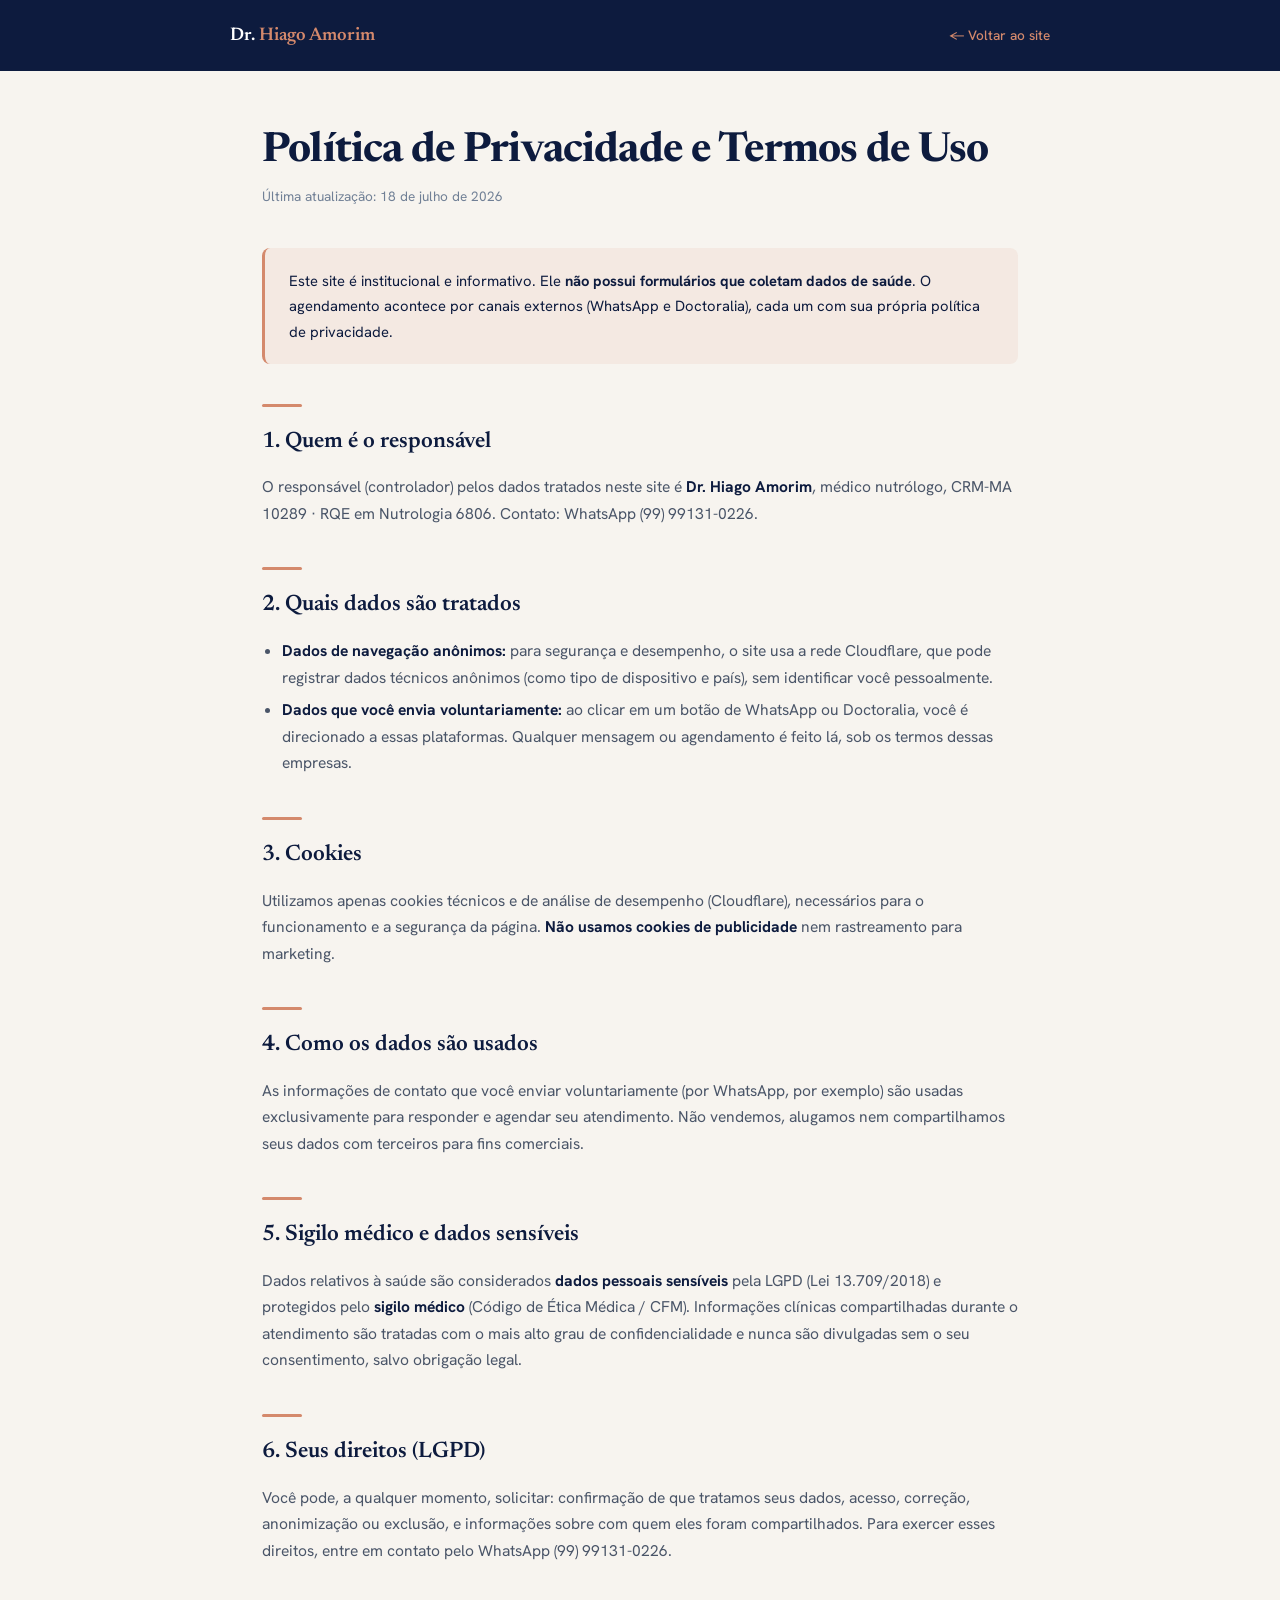
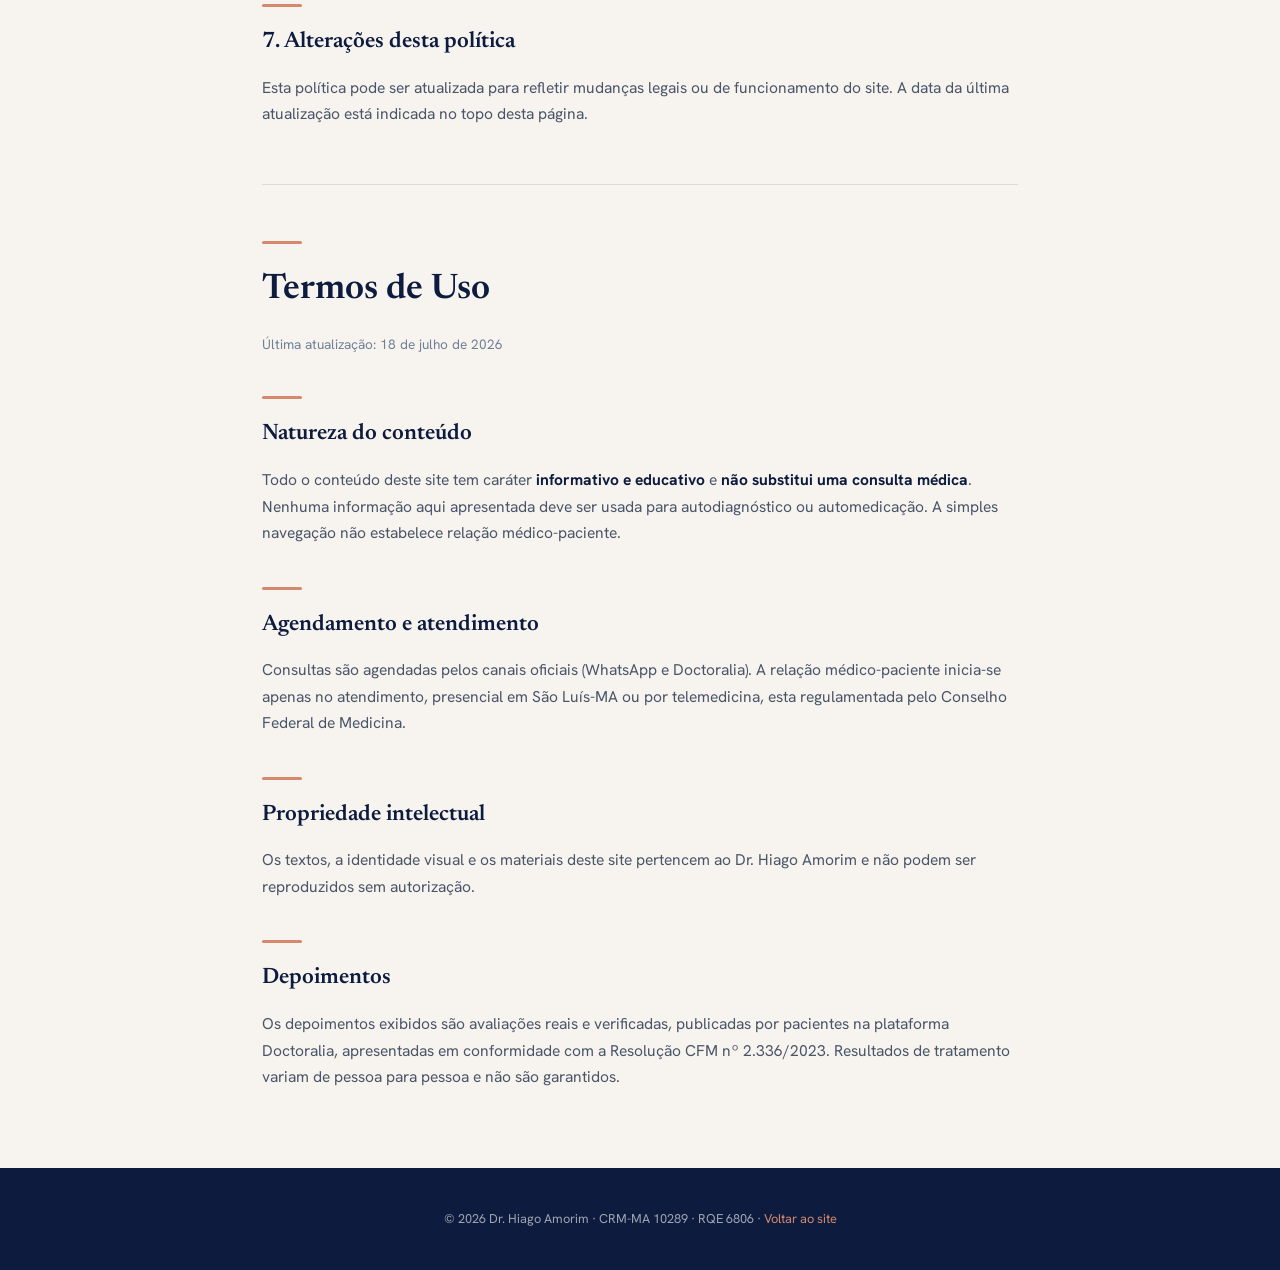
<file: privacidade.html>
<!DOCTYPE html>
<html lang="pt-BR">
<head>
    <meta charset="UTF-8">
    <meta name="viewport" content="width=device-width, initial-scale=1.0">
    <title>Política de Privacidade e Termos de Uso | Dr. Hiago Amorim</title>
    <meta name="description" content="Política de Privacidade (LGPD) e Termos de Uso do site do Dr. Hiago Amorim, médico nutrólogo (RQE 6806).">
    <meta name="robots" content="index, follow">
    <link rel="canonical" href="https://drhiagoamorim.com.br/privacidade.html">
    <meta name="theme-color" content="#0D1B3E">
    <link rel="icon" href="data:image/svg+xml,%3Csvg xmlns='http://www.w3.org/2000/svg' viewBox='0 0 32 32'%3E%3Crect width='32' height='32' rx='7' fill='%230D1B3E'/%3E%3Ctext x='16' y='22' font-family='Georgia,serif' font-size='18' font-weight='700' fill='%23D4896C' text-anchor='middle'%3EH%3C/text%3E%3C/svg%3E">
    <link rel="preconnect" href="https://fonts.googleapis.com">
    <link rel="preconnect" href="https://fonts.gstatic.com" crossorigin>
    <link href="https://fonts.googleapis.com/css2?family=Newsreader:ital,wght@0,300;0,400;0,500;0,600;1,300;1,400&family=Hanken+Grotesk:wght@300;400;500;600&display=swap" rel="stylesheet">
    <link rel="icon" href="/favicon.svg" type="image/svg+xml">
    <style>
        *, *::before, *::after { box-sizing: border-box; margin: 0; padding: 0; }
        :root {
            --dark: #0D1B3E; --gold: #D4896C; --gold-light: #E8A07E; --cream: #F7F4EF;
            --text: #0D1B3E; --text-light: #4A5568; --text-muted: #718096;
            --serif: 'Newsreader', Georgia, serif; --sans: 'Hanken Grotesk', -apple-system, sans-serif;
        }
        html { scroll-behavior: smooth; }
        body { font-family: var(--sans); color: var(--text); background: var(--cream); line-height: 1.7; }
        a { color: var(--gold); text-decoration: none; }
        a:hover { text-decoration: underline; }
        .topbar { background: var(--dark); padding: 1.25rem 2rem; position: sticky; top: 0; z-index: 10; }
        .topbar-inner { max-width: 820px; margin: 0 auto; display: flex; align-items: center; justify-content: space-between; }
        .logo { font-family: var(--serif); font-size: 1.15rem; font-weight: 600; color: #fff; }
        .logo span { color: var(--gold); }
        .back { color: var(--gold); font-size: 0.85rem; font-weight: 500; }
        main { max-width: 820px; margin: 0 auto; padding: 3.5rem 2rem 4rem; }
        h1 { font-family: var(--serif); font-size: clamp(1.9rem, 4vw, 2.6rem); font-weight: 700; line-height: 1.2; margin-bottom: 0.5rem; letter-spacing: -0.02em; }
        .updated { color: var(--text-muted); font-size: 0.85rem; margin-bottom: 2.5rem; }
        h2 { font-family: var(--serif); font-size: 1.4rem; font-weight: 600; margin: 2.5rem 0 0.85rem; color: var(--dark); }
        h2::before { content: ''; display: block; width: 40px; height: 3px; background: var(--gold); border-radius: 2px; margin-bottom: 1rem; }
        p, li { color: var(--text-light); font-size: 0.975rem; margin-bottom: 0.85rem; }
        ul { padding-left: 1.25rem; margin-bottom: 1rem; }
        li { margin-bottom: 0.4rem; }
        strong { color: var(--text); }
        .callout { background: rgba(212,137,108,0.1); border-left: 3px solid var(--gold); border-radius: 8px; padding: 1.25rem 1.5rem; margin: 1.5rem 0; }
        .callout p { margin: 0; color: var(--text); font-size: 0.925rem; }
        hr { border: none; border-top: 1px solid rgba(0,0,0,0.1); margin: 3.5rem 0; }
        footer { background: var(--dark); color: rgba(255,255,255,0.6); text-align: center; padding: 2.5rem 2rem; font-size: 0.8rem; }
        footer a { color: var(--gold); }
    </style>
</head>
<body>
    <div class="topbar">
        <div class="topbar-inner">
            <a href="index.html" class="logo">Dr. <span>Hiago Amorim</span></a>
            <a href="index.html" class="back">← Voltar ao site</a>
        </div>
    </div>
    <main>
        <h1>Política de Privacidade e Termos de Uso</h1>
        <p class="updated">Última atualização: 18 de julho de 2026</p>

        <div class="callout">
            <p>Este site é institucional e informativo. Ele <strong>não possui formulários que coletam dados de saúde</strong>. O agendamento acontece por canais externos (WhatsApp e Doctoralia), cada um com sua própria política de privacidade.</p>
        </div>

        <h2>1. Quem é o responsável</h2>
        <p>O responsável (controlador) pelos dados tratados neste site é <strong>Dr. Hiago Amorim</strong>, médico nutrólogo, CRM-MA 10289 · RQE em Nutrologia 6806. Contato: WhatsApp (99) 99131-0226.</p>

        <h2>2. Quais dados são tratados</h2>
        <ul>
            <li><strong>Dados de navegação anônimos:</strong> para segurança e desempenho, o site usa a rede Cloudflare, que pode registrar dados técnicos anônimos (como tipo de dispositivo e país), sem identificar você pessoalmente.</li>
            <li><strong>Dados que você envia voluntariamente:</strong> ao clicar em um botão de WhatsApp ou Doctoralia, você é direcionado a essas plataformas. Qualquer mensagem ou agendamento é feito lá, sob os termos dessas empresas.</li>
        </ul>

        <h2>3. Cookies</h2>
        <p>Utilizamos apenas cookies técnicos e de análise de desempenho (Cloudflare), necessários para o funcionamento e a segurança da página. <strong>Não usamos cookies de publicidade</strong> nem rastreamento para marketing.</p>

        <h2>4. Como os dados são usados</h2>
        <p>As informações de contato que você enviar voluntariamente (por WhatsApp, por exemplo) são usadas exclusivamente para responder e agendar seu atendimento. Não vendemos, alugamos nem compartilhamos seus dados com terceiros para fins comerciais.</p>

        <h2>5. Sigilo médico e dados sensíveis</h2>
        <p>Dados relativos à saúde são considerados <strong>dados pessoais sensíveis</strong> pela LGPD (Lei 13.709/2018) e protegidos pelo <strong>sigilo médico</strong> (Código de Ética Médica / CFM). Informações clínicas compartilhadas durante o atendimento são tratadas com o mais alto grau de confidencialidade e nunca são divulgadas sem o seu consentimento, salvo obrigação legal.</p>

        <h2>6. Seus direitos (LGPD)</h2>
        <p>Você pode, a qualquer momento, solicitar: confirmação de que tratamos seus dados, acesso, correção, anonimização ou exclusão, e informações sobre com quem eles foram compartilhados. Para exercer esses direitos, entre em contato pelo WhatsApp (99) 99131-0226.</p>

        <h2>7. Alterações desta política</h2>
        <p>Esta política pode ser atualizada para refletir mudanças legais ou de funcionamento do site. A data da última atualização está indicada no topo desta página.</p>

        <hr>

        <h2 id="termos" style="font-size:clamp(1.6rem,3.5vw,2.2rem);">Termos de Uso</h2>
        <p class="updated">Última atualização: 18 de julho de 2026</p>

        <h2>Natureza do conteúdo</h2>
        <p>Todo o conteúdo deste site tem caráter <strong>informativo e educativo</strong> e <strong>não substitui uma consulta médica</strong>. Nenhuma informação aqui apresentada deve ser usada para autodiagnóstico ou automedicação. A simples navegação não estabelece relação médico-paciente.</p>

        <h2>Agendamento e atendimento</h2>
        <p>Consultas são agendadas pelos canais oficiais (WhatsApp e Doctoralia). A relação médico-paciente inicia-se apenas no atendimento, presencial em São Luís-MA ou por telemedicina, esta regulamentada pelo Conselho Federal de Medicina.</p>

        <h2>Propriedade intelectual</h2>
        <p>Os textos, a identidade visual e os materiais deste site pertencem ao Dr. Hiago Amorim e não podem ser reproduzidos sem autorização.</p>

        <h2>Depoimentos</h2>
        <p>Os depoimentos exibidos são avaliações reais e verificadas, publicadas por pacientes na plataforma Doctoralia, apresentadas em conformidade com a Resolução CFM nº 2.336/2023. Resultados de tratamento variam de pessoa para pessoa e não são garantidos.</p>
    </main>
    <footer>
        © 2026 Dr. Hiago Amorim · CRM-MA 10289 · RQE 6806 · <a href="index.html">Voltar ao site</a>
    </footer>
</body>
</html>
</file>
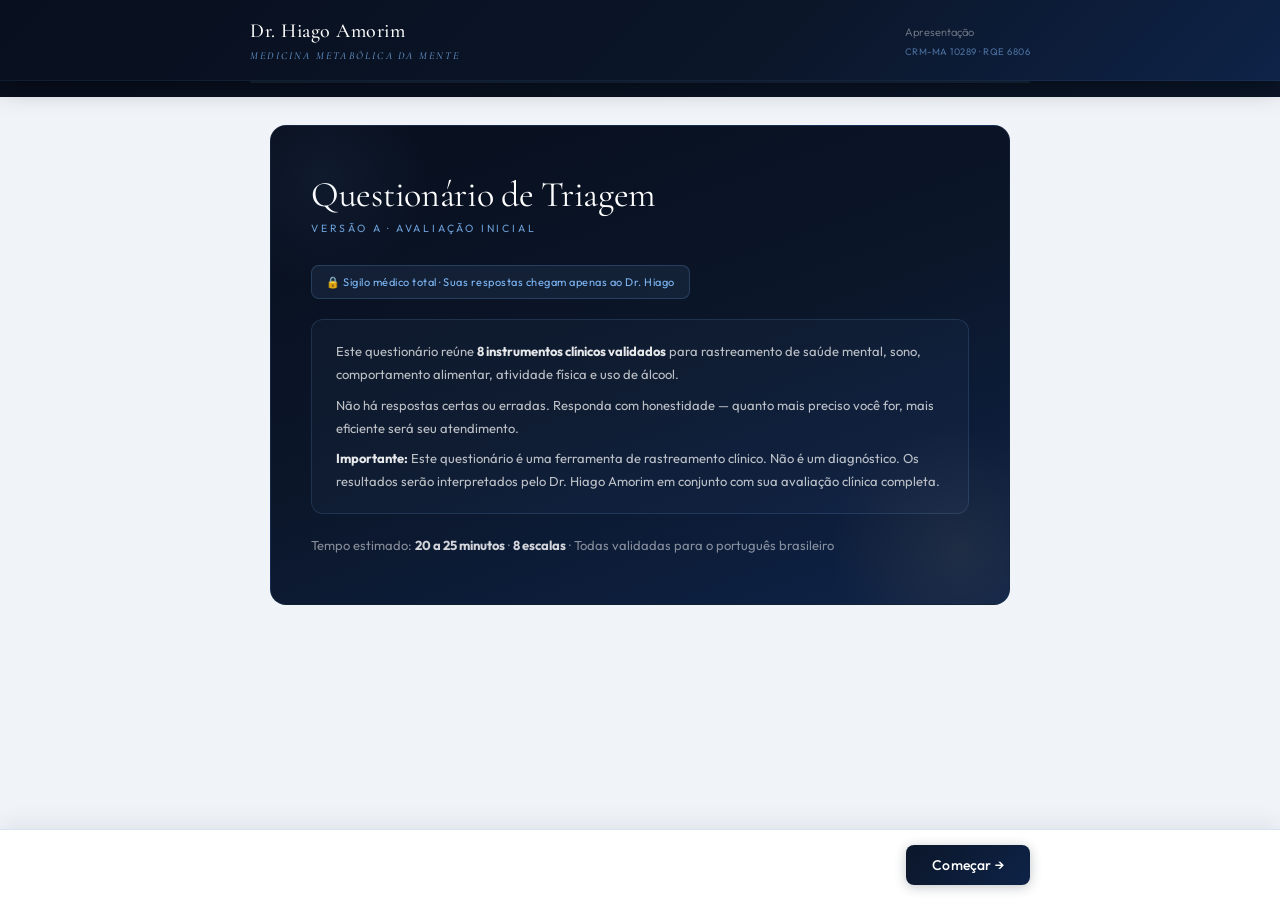
<file: questionario-aprofundamento.html>
<!DOCTYPE html>
<html lang="pt-BR">
<head>
<meta charset="UTF-8">
<meta name="viewport" content="width=device-width, initial-scale=1.0">
<title>Questionário de Triagem — Medicina Metabólica da Mente</title>
<link rel="preconnect" href="https://fonts.googleapis.com">
<link rel="preconnect" href="https://fonts.gstatic.com" crossorigin>
<link href="https://fonts.googleapis.com/css2?family=Cormorant+Garamond:ital,wght@0,300;0,400;0,500;0,600;1,300;1,400&family=Outfit:wght@300;400;500;600&display=swap" rel="stylesheet">
<style>
:root {
  --navy:       #0B1629;
  --navy-mid:   #0E2348;
  --navy-deep:  #080F1E;
  --blue-brand: #7EB8F7;
  --gold:       #B8965A;
  --bg:         #F0F3F8;
  --card:       #FFFFFF;
  --text:       #0B1629;
  --muted:      #5A6A82;
  --border:     #D8E2F0;
  --red:        #DC2626;
  --amber:      #D97706;
  --green:      #059669;
}
*,*::before,*::after{box-sizing:border-box;margin:0;padding:0}
body{font-family:'Outfit',sans-serif;background:var(--bg);color:var(--text);font-size:14px;line-height:1.5;min-height:100vh}

/* HEADER */
.hdr{background:linear-gradient(135deg,var(--navy-deep) 0%,var(--navy) 60%,var(--navy-mid) 100%);padding:16px 24px;position:sticky;top:0;z-index:200;box-shadow:0 2px 28px rgba(0,0,0,.5);border-bottom:1px solid rgba(126,184,247,.08)}
.hdr-in{max-width:780px;margin:0 auto;display:flex;align-items:center;justify-content:space-between}
.logo-name{font-family:'Cormorant Garamond',serif;font-size:20px;color:#fff;font-weight:500;letter-spacing:.5px}
.logo-sub{font-family:'Cormorant Garamond',serif;font-size:10.5px;color:var(--blue-brand);letter-spacing:2.2px;text-transform:uppercase;font-style:italic;display:block;margin-top:2px;opacity:.9}
.step-ctr{font-size:11px;color:rgba(255,255,255,.45);font-weight:300;white-space:nowrap;text-align:right}
.crm-badge{display:block;font-size:9.5px;color:rgba(126,184,247,.55);margin-top:2px;letter-spacing:.5px}

/* PROGRESS */
.prg-wrap{background:linear-gradient(135deg,var(--navy-deep) 0%,var(--navy) 100%);padding:0 24px 14px;position:sticky;top:66px;z-index:199}
.prg-bg{max-width:780px;margin:0 auto;background:rgba(126,184,247,.12);height:2px;border-radius:2px;overflow:hidden}
.prg-fill{background:linear-gradient(90deg,var(--blue-brand),var(--gold));height:100%;border-radius:2px;transition:width .4s ease;width:0%}

/* MAIN */
.main{max-width:780px;margin:0 auto;padding:28px 20px 100px}
.step{display:none}
.step.active{display:block;animation:fu .3s ease}
@keyframes fu{from{opacity:0;transform:translateY(10px)}to{opacity:1;transform:translateY(0)}}

/* WELCOME */
.welcome{background:linear-gradient(160deg,var(--navy-deep) 0%,var(--navy) 50%,var(--navy-mid) 100%);border-radius:16px;padding:48px 40px;color:#fff;position:relative;overflow:hidden;border:1px solid rgba(126,184,247,.08)}
.welcome::before{content:'';position:absolute;top:-60px;left:-60px;width:220px;height:220px;background:radial-gradient(circle,rgba(126,184,247,.06) 0%,transparent 70%);border-radius:50%}
.welcome::after{content:'';position:absolute;bottom:-80px;right:-80px;width:260px;height:260px;background:radial-gradient(circle,rgba(184,150,90,.10) 0%,transparent 70%);border-radius:50%}
.w-title{font-family:'Cormorant Garamond',serif;font-size:36px;font-weight:400;line-height:1.15;margin-bottom:6px;letter-spacing:-.3px}
.w-sub{font-size:10.5px;color:var(--blue-brand);letter-spacing:2.8px;text-transform:uppercase;margin-bottom:28px;opacity:.85}
.w-badge{display:inline-flex;align-items:center;gap:8px;background:rgba(126,184,247,.08);border:1px solid rgba(126,184,247,.2);border-radius:8px;padding:8px 14px;margin-bottom:20px}
.w-badge span{font-size:11px;color:var(--blue-brand);letter-spacing:.5px}
.w-info{background:rgba(126,184,247,.04);border:1px solid rgba(126,184,247,.15);border-radius:12px;padding:20px 24px;margin-bottom:20px}
.w-info p{font-size:13px;color:rgba(255,255,255,.72);line-height:1.75;margin-bottom:8px}
.w-info p:last-child{margin-bottom:0}
.w-info strong{color:rgba(255,255,255,.9)}
.w-note{font-size:13px;color:rgba(255,255,255,.5);line-height:1.7}
.w-note strong{color:rgba(255,255,255,.82)}

/* STEP HEADER */
.s-hdr{margin-bottom:20px}
.s-title{font-family:'Cormorant Garamond',serif;font-size:27px;color:var(--navy);font-weight:500;margin-bottom:3px}
.s-desc{font-size:13px;color:var(--muted)}

/* CARD */
.card{background:var(--card);border-radius:12px;padding:26px 28px;margin-bottom:18px;border:1px solid var(--border);box-shadow:0 1px 4px rgba(0,0,0,.04)}
.c-hdr{display:flex;align-items:center;gap:11px;margin-bottom:22px;padding-bottom:14px;border-bottom:1px solid var(--border)}
.c-icon{width:34px;height:34px;background:linear-gradient(135deg,var(--navy) 0%,var(--navy-mid) 100%);border:1px solid rgba(126,184,247,.15);border-radius:8px;display:flex;align-items:center;justify-content:center;font-size:15px;flex-shrink:0}
.c-title{font-family:'Cormorant Garamond',serif;font-size:20px;color:var(--navy);font-weight:500}
.c-sub{font-size:11px;color:var(--muted);margin-top:2px}
.scale-badge{display:inline-block;font-size:10px;color:var(--blue-brand);background:rgba(126,184,247,.08);border:1px solid rgba(126,184,247,.2);border-radius:4px;padding:2px 8px;margin-top:4px;letter-spacing:.3px}

/* FORM */
.fg{margin-bottom:16px}
.fg:last-child{margin-bottom:0}
.row2{display:grid;grid-template-columns:1fr 1fr;gap:14px}
.row3{display:grid;grid-template-columns:1fr 1fr 1fr;gap:14px}
label.lbl{display:block;font-size:11px;font-weight:600;color:var(--navy);letter-spacing:.5px;text-transform:uppercase;margin-bottom:5px}
.lbl .opt{font-weight:300;color:var(--muted);text-transform:none;font-size:10px}
.lbl .req{color:var(--red);margin-left:2px}

input[type=text],input[type=email],input[type=tel],input[type=number],input[type=date],input[type=time],select,textarea{width:100%;padding:9px 13px;border:1.5px solid var(--border);border-radius:8px;font-family:'Outfit',sans-serif;font-size:13.5px;color:var(--text);background:#fff;outline:none;transition:border-color .18s,box-shadow .18s;-webkit-appearance:none;appearance:none}
input:focus,select:focus,textarea:focus{border-color:var(--blue-brand);box-shadow:0 0 0 3px rgba(126,184,247,.12)}
input.err,select.err,textarea.err{border-color:var(--red)!important}
textarea{resize:vertical;min-height:76px;line-height:1.6}
select{background-image:url("data:image/svg+xml,%3Csvg xmlns='http://www.w3.org/2000/svg' width='12' height='7' viewBox='0 0 12 7'%3E%3Cpath d='M1 1l5 5 5-5' stroke='%2364748B' stroke-width='1.5' fill='none' stroke-linecap='round' stroke-linejoin='round'/%3E%3C/svg%3E");background-repeat:no-repeat;background-position:right 12px center;padding-right:34px;cursor:pointer}

/* RADIO/CHECK */
.rg,.cg{display:flex;flex-direction:column;gap:7px}
.rg.h{flex-direction:row;flex-wrap:wrap;gap:6px 16px}
.ri,.ci{display:flex;align-items:flex-start;gap:9px;cursor:pointer}
.ri input[type=radio],.ci input[type=checkbox]{width:15px;height:15px;accent-color:var(--blue-brand);flex-shrink:0;cursor:pointer;margin-top:2px;border:none;box-shadow:none;padding:0}
.ri span,.ci span{font-size:13px;color:var(--text);line-height:1.5}

/* LIKERT TABLE */
.likert-wrap{overflow-x:auto;-webkit-overflow-scrolling:touch}
.likert{width:100%;border-collapse:collapse;min-width:520px}
.likert thead th{font-size:11px;font-weight:600;color:var(--navy);text-transform:uppercase;letter-spacing:.4px;padding:8px 10px;border-bottom:2px solid var(--border);text-align:center;white-space:nowrap}
.likert thead th:first-child{text-align:left;min-width:240px}
.likert tbody tr{border-bottom:1px solid var(--border)}
.likert tbody tr:last-child{border-bottom:none}
.likert tbody tr:hover{background:#F8FAFC}
.likert tbody td{padding:10px;vertical-align:middle}
.likert tbody td:first-child{font-size:13px;color:var(--text);line-height:1.5;padding-right:16px}
.likert tbody td:not(:first-child){text-align:center}
.likert tbody td input[type=radio]{width:16px;height:16px;accent-color:var(--blue-brand);cursor:pointer}
.q-num{display:inline-flex;align-items:center;justify-content:center;width:20px;height:20px;background:var(--navy);color:#fff;border-radius:4px;font-size:10px;font-weight:600;margin-right:8px;flex-shrink:0}

/* INFO / WARN */
.info-box{background:#EFF6FF;border-left:3px solid var(--blue-brand);border-radius:0 8px 8px 0;padding:11px 15px;margin-bottom:16px}
.info-box p{font-size:12.5px;color:#1E3A8A;line-height:1.65}
.info-box p strong{font-weight:600}
.warn-box{background:#FFFBEB;border-left:3px solid var(--amber);border-radius:0 8px 8px 0;padding:11px 15px;margin-bottom:16px}
.warn-box p{font-size:12.5px;color:#78350F;line-height:1.65}
.alert-box{background:#FEF2F2;border-left:3px solid var(--red);border-radius:0 8px 8px 0;padding:11px 15px;margin-top:12px;display:none}
.alert-box p{font-size:12.5px;color:#7F1D1D;line-height:1.65}
.alert-box.vis{display:block}

/* DIVIDER */
.div{height:1px;background:var(--border);margin:20px 0}

/* NAV */
.nav{position:fixed;bottom:0;left:0;right:0;background:rgba(255,255,255,.97);backdrop-filter:blur(8px);border-top:1px solid var(--border);padding:14px 24px;z-index:200;box-shadow:0 -4px 24px rgba(11,22,41,.08)}
.nav-in{max-width:780px;margin:0 auto;display:flex;align-items:center;justify-content:space-between}
.btn{padding:11px 26px;border-radius:8px;font-family:'Outfit',sans-serif;font-size:14px;font-weight:500;cursor:pointer;border:none;transition:all .18s;letter-spacing:.2px}
.btn:disabled{opacity:.6;cursor:not-allowed}
.btn-p{background:linear-gradient(135deg,var(--navy) 0%,var(--navy-mid) 100%);color:#fff;box-shadow:0 2px 12px rgba(11,22,41,.25)}
.btn-p:hover:not(:disabled){opacity:.88;transform:translateY(-1px)}
.btn-g{background:transparent;color:var(--muted);border:1.5px solid var(--border)}
.btn-g:hover:not(:disabled){border-color:var(--navy);color:var(--navy)}
.btn-s{background:linear-gradient(135deg,#059669 0%,#047857 100%);color:#fff;box-shadow:0 2px 12px rgba(5,150,105,.25)}
.btn-s:hover:not(:disabled){opacity:.88;transform:translateY(-1px)}

/* SUCCESS */
.success{display:none;text-align:center;padding:60px 36px;background:var(--card);border-radius:16px;border:1px solid var(--border)}
.suc-icon{width:64px;height:64px;background:#ECFDF5;border-radius:50%;display:flex;align-items:center;justify-content:center;margin:0 auto 22px;font-size:30px}
.suc-title{font-family:'Cormorant Garamond',serif;font-size:29px;color:var(--navy);margin-bottom:12px}
.suc-text{font-size:14px;color:var(--muted);line-height:1.7}

/* PRINT */
@media print{.hdr,.prg-wrap,.nav{display:none!important}.step{display:block!important}.card{box-shadow:none;break-inside:avoid}.main{padding:0}body{background:#fff}}

/* RESPONSIVE */
@media(max-width:580px){.row2,.row3{grid-template-columns:1fr}.welcome{padding:32px 22px}.card{padding:18px 16px}.rg.h{flex-direction:column}.likert{min-width:400px}.likert thead th{padding:6px 6px;font-size:10px}.likert tbody td{padding:8px 6px}}
</style>
</head>
<body>

<div class="hdr">
  <div class="hdr-in">
    <div>
      <span class="logo-name">Dr. Hiago Amorim</span>
      <span class="logo-sub">Medicina Metabólica da Mente</span>
    </div>
    <div>
      <span class="step-ctr" id="stepCtr">Bem-vindo</span>
      <span class="crm-badge">CRM-MA 10289 · RQE 6806</span>
    </div>
  </div>
</div>
<div class="prg-wrap">
  <div class="prg-bg"><div class="prg-fill" id="prgFill"></div></div>
</div>

<div class="main">
<form id="mainForm" action="https://api.web3forms.com/submit" method="POST" novalidate>
  <input type="hidden" name="access_key"   value="0c6d5952-0282-433c-9077-ebc0b2c2fcfd">
  <input type="hidden" name="subject"      value="📊 Questionário de Triagem — Dr. Hiago Amorim">
  <input type="hidden" name="from_name"    value="Triagem Psicológica — Medicina Metabólica da Mente">
  <input type="hidden" name="pontuacoes_calculadas" id="scoreField" value="">
  <input type="checkbox" name="botcheck" style="display:none">

  <!-- ═══ STEP 0 — BEM-VINDO ═══ -->
  <div class="step active" id="step-0">
    <div class="welcome">
      <div class="w-title">Questionário de Triagem</div>
      <div class="w-sub">Versão A · Avaliação Inicial</div>
      <div class="w-badge"><span>🔒 Sigilo médico total · Suas respostas chegam apenas ao Dr. Hiago</span></div>
      <div class="w-info">
        <p>Este questionário reúne <strong>8 instrumentos clínicos validados</strong> para rastreamento de saúde mental, sono, comportamento alimentar, atividade física e uso de álcool.</p>
        <p>Não há respostas certas ou erradas. Responda com honestidade — quanto mais preciso você for, mais eficiente será seu atendimento.</p>
        <p><strong>Importante:</strong> Este questionário é uma ferramenta de rastreamento clínico. Não é um diagnóstico. Os resultados serão interpretados pelo Dr. Hiago Amorim em conjunto com sua avaliação clínica completa.</p>
      </div>
      <p class="w-note">Tempo estimado: <strong>20 a 25 minutos</strong> · <strong>8 escalas</strong> · Todas validadas para o português brasileiro</p>
    </div>
  </div>

  <!-- ═══ STEP 1 — IDENTIFICAÇÃO ═══ -->
  <div class="step" id="step-1">
    <div class="s-hdr">
      <div class="s-title">Identificação</div>
      <div class="s-desc">Dados utilizados exclusivamente para vinculação ao seu prontuário clínico.</div>
    </div>
    <div class="card">
      <div class="c-hdr"><div class="c-icon">👤</div><div><div class="c-title">Dados Pessoais</div></div></div>
      <div class="fg">
        <label class="lbl">Nome completo <span class="req">*</span></label>
        <input type="text" name="nome_completo" required placeholder="Seu nome completo">
      </div>
      <div class="row2">
        <div class="fg">
          <label class="lbl">Data de nascimento <span class="req">*</span></label>
          <input type="date" name="data_nascimento" id="dataNasc" required>
        </div>
        <div class="fg">
          <label class="lbl">Sexo biológico <span class="req">*</span></label>
          <select name="sexo_biologico" id="sexoBio" required>
            <option value="">Selecione</option>
            <option value="M">Masculino</option>
            <option value="F">Feminino</option>
          </select>
        </div>
      </div>
      <div class="row2">
        <div class="fg">
          <label class="lbl">WhatsApp <span class="req">*</span></label>
          <input type="tel" name="telefone" required placeholder="(99) 99999-9999">
        </div>
        <div class="fg">
          <label class="lbl">Este preenchimento é para</label>
          <select name="motivo_preenchimento">
            <option value="">Selecione</option>
            <option>Primeira consulta</option>
            <option>Retorno / acompanhamento</option>
            <option>Solicitado pelo Dr. Hiago</option>
          </select>
        </div>
      </div>
    </div>
  </div>

  <!-- ═══ STEP 2 — PHQ-9 ═══ -->
  <div class="step" id="step-2">
    <div class="s-hdr">
      <div class="s-title">Rastreamento de Depressão</div>
      <div class="s-desc">PHQ-9 — Patient Health Questionnaire</div>
    </div>
    <div class="card">
      <div class="c-hdr">
        <div class="c-icon">🧠</div>
        <div>
          <div class="c-title">PHQ-9</div>
          <div class="c-sub">Durante as últimas 2 semanas, com que frequência você foi incomodado(a) pelos problemas abaixo?</div>
          <span class="scale-badge">Patient Health Questionnaire-9</span>
        </div>
      </div>
      <div class="likert-wrap">
        <table class="likert" id="phq9-table">
          <thead>
            <tr>
              <th>Problema</th>
              <th>Nenhuma vez</th>
              <th>Vários dias</th>
              <th>Mais da metade dos dias</th>
              <th>Quase todos os dias</th>
            </tr>
          </thead>
          <tbody id="phq9-body"></tbody>
        </table>
      </div>
      <div class="alert-box" id="phq9-alert">
        <p>⚠️ <strong>Nota clínica:</strong> Você indicou pensamentos de se machucar ou que seria melhor estar morto(a). Se estiver passando por um momento difícil, por favor entre em contato com o Dr. Hiago ou ligue para o CVV: <strong>188</strong> (24h, gratuito).</p>
      </div>
    </div>
  </div>

  <!-- ═══ STEP 3 — GAD-7 ═══ -->
  <div class="step" id="step-3">
    <div class="s-hdr">
      <div class="s-title">Rastreamento de Ansiedade</div>
      <div class="s-desc">GAD-7 — Generalized Anxiety Disorder Scale</div>
    </div>
    <div class="card">
      <div class="c-hdr">
        <div class="c-icon">😰</div>
        <div>
          <div class="c-title">GAD-7</div>
          <div class="c-sub">Durante as últimas 2 semanas, com que frequência você foi incomodado(a) pelos problemas abaixo?</div>
          <span class="scale-badge">Generalized Anxiety Disorder Scale</span>
        </div>
      </div>
      <div class="likert-wrap">
        <table class="likert">
          <thead>
            <tr>
              <th>Problema</th>
              <th>Nenhuma vez</th>
              <th>Vários dias</th>
              <th>Mais da metade dos dias</th>
              <th>Quase todos os dias</th>
            </tr>
          </thead>
          <tbody id="gad7-body"></tbody>
        </table>
      </div>
    </div>
  </div>

  <!-- ═══ STEP 4 — ASRS ═══ -->
  <div class="step" id="step-4">
    <div class="s-hdr">
      <div class="s-title">Rastreamento de TDAH</div>
      <div class="s-desc">ASRS-v1.1 — Adult ADHD Self-Report Scale</div>
    </div>
    <div class="card">
      <div class="c-hdr">
        <div class="c-icon">⚡</div>
        <div>
          <div class="c-title">ASRS-v1.1 — Parte A</div>
          <div class="c-sub">Como você se sentiu e se comportou nos últimos 6 meses? Marque a opção que melhor descreve cada situação.</div>
          <span class="scale-badge">Adult ADHD Self-Report Scale · Parte A — Triagem</span>
        </div>
      </div>
      <div class="likert-wrap">
        <table class="likert">
          <thead>
            <tr>
              <th>Situação</th>
              <th>Nunca</th>
              <th>Raramente</th>
              <th>Às vezes</th>
              <th>Frequentemente</th>
              <th>Muito freq.</th>
            </tr>
          </thead>
          <tbody id="asrs-a-body"></tbody>
        </table>
      </div>
    </div>
    <div class="card">
      <div class="c-hdr">
        <div class="c-icon">⚡</div>
        <div>
          <div class="c-title">ASRS-v1.1 — Parte B</div>
          <div class="c-sub">Continuação. Mesma instrução anterior.</div>
          <span class="scale-badge">Adult ADHD Self-Report Scale · Parte B</span>
        </div>
      </div>
      <div class="likert-wrap">
        <table class="likert">
          <thead>
            <tr>
              <th>Situação</th>
              <th>Nunca</th>
              <th>Raramente</th>
              <th>Às vezes</th>
              <th>Frequentemente</th>
              <th>Muito freq.</th>
            </tr>
          </thead>
          <tbody id="asrs-b-body"></tbody>
        </table>
      </div>
    </div>
  </div>

  <!-- ═══ STEP 5 — BES ═══ -->
  <div class="step" id="step-5">
    <div class="s-hdr">
      <div class="s-title">Rastreamento de Compulsão Alimentar</div>
      <div class="s-desc">BES — Binge Eating Scale</div>
    </div>
    <div class="card">
      <div class="c-hdr">
        <div class="c-icon">🍽️</div>
        <div>
          <div class="c-title">BES — Escala de Compulsão Alimentar</div>
          <div class="c-sub">Para cada grupo abaixo, leia todas as afirmações e marque a que melhor descreve você.</div>
          <span class="scale-badge">Binge Eating Scale</span>
        </div>
      </div>
      <div id="bes-body"></div>
    </div>
  </div>

  <!-- ═══ STEP 6 — PSQI ═══ -->
  <div class="step" id="step-6">
    <div class="s-hdr">
      <div class="s-title">Qualidade do Sono</div>
      <div class="s-desc">PSQI — Pittsburgh Sleep Quality Index</div>
    </div>
    <div class="card">
      <div class="c-hdr">
        <div class="c-icon">😴</div>
        <div>
          <div class="c-title">PSQI — Índice de Qualidade do Sono</div>
          <div class="c-sub">As perguntas abaixo se referem ao seu sono habitual no último mês.</div>
          <span class="scale-badge">Pittsburgh Sleep Quality Index</span>
        </div>
      </div>
      <div class="row2">
        <div class="fg">
          <label class="lbl">1. Geralmente a que horas você vai dormir à noite?</label>
          <input type="time" name="psqi_q1_bedtime" id="psqi_q1">
        </div>
        <div class="fg">
          <label class="lbl">3. Geralmente a que horas você acorda de manhã?</label>
          <input type="time" name="psqi_q3_waketime" id="psqi_q3">
        </div>
      </div>
      <div class="row2">
        <div class="fg">
          <label class="lbl">2. Quanto tempo (em minutos) você leva para adormecer?</label>
          <input type="number" name="psqi_q2_latency" id="psqi_q2" min="0" max="240" placeholder="Ex: 20">
        </div>
        <div class="fg">
          <label class="lbl">4. Quantas horas você realmente dorme por noite? <span class="opt">(pode ser diferente do tempo na cama)</span></label>
          <input type="number" name="psqi_q4_duration" id="psqi_q4" min="0" max="24" step="0.5" placeholder="Ex: 6.5">
        </div>
      </div>
      <div class="div"></div>
      <p style="font-size:13px;color:var(--muted);margin-bottom:14px;font-weight:500;">5. No último mês, com que frequência você teve dificuldade para dormir por causa dos problemas abaixo?</p>
      <div class="likert-wrap">
        <table class="likert">
          <thead>
            <tr>
              <th>Problema</th>
              <th>Nenhuma vez</th>
              <th>&lt; 1x/semana</th>
              <th>1-2x/semana</th>
              <th>≥ 3x/semana</th>
            </tr>
          </thead>
          <tbody id="psqi-q5-body"></tbody>
        </table>
      </div>
      <div class="div"></div>
      <div class="fg">
        <label class="lbl">6. Com que frequência você tomou remédio para dormir no último mês?</label>
        <div class="rg" style="margin-top:6px">
          <label class="ri"><input type="radio" name="psqi_q6" value="0"><span>Nenhuma vez no último mês</span></label>
          <label class="ri"><input type="radio" name="psqi_q6" value="1"><span>Menos de uma vez por semana</span></label>
          <label class="ri"><input type="radio" name="psqi_q6" value="2"><span>Uma ou duas vezes por semana</span></label>
          <label class="ri"><input type="radio" name="psqi_q6" value="3"><span>Três ou mais vezes por semana</span></label>
        </div>
      </div>
      <div class="fg">
        <label class="lbl">7. Com que frequência você teve dificuldade para ficar acordado(a) ao dirigir, comer ou participar de atividades sociais no último mês?</label>
        <div class="rg" style="margin-top:6px">
          <label class="ri"><input type="radio" name="psqi_q7" value="0"><span>Nenhuma vez no último mês</span></label>
          <label class="ri"><input type="radio" name="psqi_q7" value="1"><span>Menos de uma vez por semana</span></label>
          <label class="ri"><input type="radio" name="psqi_q7" value="2"><span>Uma ou duas vezes por semana</span></label>
          <label class="ri"><input type="radio" name="psqi_q7" value="3"><span>Três ou mais vezes por semana</span></label>
        </div>
      </div>
      <div class="fg">
        <label class="lbl">8. Quão problemático foi manter entusiasmo para realizar suas atividades habituais no último mês?</label>
        <div class="rg" style="margin-top:6px">
          <label class="ri"><input type="radio" name="psqi_q8" value="0"><span>Nenhum problema</span></label>
          <label class="ri"><input type="radio" name="psqi_q8" value="1"><span>Um problema leve</span></label>
          <label class="ri"><input type="radio" name="psqi_q8" value="2"><span>Um problema razoável</span></label>
          <label class="ri"><input type="radio" name="psqi_q8" value="3"><span>Um grande problema</span></label>
        </div>
      </div>
      <div class="fg">
        <label class="lbl">9. Como você avaliaria a qualidade geral do seu sono no último mês?</label>
        <div class="rg" style="margin-top:6px">
          <label class="ri"><input type="radio" name="psqi_q9" value="0"><span>Muito boa</span></label>
          <label class="ri"><input type="radio" name="psqi_q9" value="1"><span>Boa</span></label>
          <label class="ri"><input type="radio" name="psqi_q9" value="2"><span>Ruim</span></label>
          <label class="ri"><input type="radio" name="psqi_q9" value="3"><span>Muito ruim</span></label>
        </div>
      </div>
    </div>
  </div>

  <!-- ═══ STEP 7 — STOP-BANG ═══ -->
  <div class="step" id="step-7">
    <div class="s-hdr">
      <div class="s-title">Rastreamento de Apneia do Sono</div>
      <div class="s-desc">STOP-Bang — Questionário de Risco para Apneia Obstrutiva do Sono</div>
    </div>
    <div class="card">
      <div class="c-hdr">
        <div class="c-icon">😤</div>
        <div>
          <div class="c-title">STOP-Bang</div>
          <div class="c-sub">Responda Sim ou Não para cada pergunta abaixo.</div>
          <span class="scale-badge">STOP-Bang Questionnaire</span>
        </div>
      </div>
      <div id="stopbang-body"></div>
    </div>
  </div>

  <!-- ═══ STEP 8 — AUDIT ═══ -->
  <div class="step" id="step-8">
    <div class="s-hdr">
      <div class="s-title">Uso de Álcool</div>
      <div class="s-desc">AUDIT — Alcohol Use Disorders Identification Test</div>
    </div>
    <div class="card">
      <div class="c-hdr">
        <div class="c-icon">🍺</div>
        <div>
          <div class="c-title">AUDIT</div>
          <div class="c-sub">As perguntas abaixo se referem ao uso de bebidas alcoólicas no último ano. Uma dose = 1 lata de cerveja, 1 taça de vinho ou 1 dose de destilado.</div>
          <span class="scale-badge">Alcohol Use Disorders Identification Test</span>
        </div>
      </div>
      <div id="audit-body"></div>
    </div>
  </div>

  <!-- ═══ STEP 9 — IPAQ ═══ -->
  <div class="step" id="step-9">
    <div class="s-hdr">
      <div class="s-title">Atividade Física</div>
      <div class="s-desc">IPAQ — Questionário Internacional de Atividade Física (versão curta)</div>
    </div>
    <div class="card">
      <div class="c-hdr">
        <div class="c-icon">🏃</div>
        <div>
          <div class="c-title">IPAQ — Versão Curta</div>
          <div class="c-sub">Perguntas sobre sua atividade física em uma semana normal. Considere atividades no trabalho, deslocamento, lazer e exercício.</div>
          <span class="scale-badge">International Physical Activity Questionnaire</span>
        </div>
      </div>

      <div class="warn-box"><p>Considere apenas atividades realizadas por <strong>pelo menos 10 minutos contínuos</strong> de cada vez.</p></div>

      <div class="fg" style="background:#F8FAFC;border-radius:10px;padding:16px;margin-bottom:16px;">
        <p style="font-size:12px;font-weight:600;color:var(--navy);text-transform:uppercase;letter-spacing:.5px;margin-bottom:10px">🚶 Caminhada</p>
        <div class="row2">
          <div class="fg">
            <label class="lbl">Dias por semana em que caminhou ≥10 min</label>
            <input type="number" name="ipaq_walk_days" id="ipaq_wd" min="0" max="7" placeholder="0 a 7 dias">
          </div>
          <div class="fg">
            <label class="lbl">Tempo total caminhando por dia (minutos)</label>
            <input type="number" name="ipaq_walk_min" id="ipaq_wm" min="0" max="840" placeholder="Ex: 30">
          </div>
        </div>
      </div>

      <div class="fg" style="background:#F8FAFC;border-radius:10px;padding:16px;margin-bottom:16px;">
        <p style="font-size:12px;font-weight:600;color:var(--navy);text-transform:uppercase;letter-spacing:.5px;margin-bottom:6px">🚴 Atividade Moderada</p>
        <p style="font-size:12px;color:var(--muted);margin-bottom:10px">Faz o coração bater um pouco mais forte — pedalar em ritmo leve, nadar devagar, dançar, ginástica aeróbica leve, vôlei, carregar pesos leves.</p>
        <div class="row2">
          <div class="fg">
            <label class="lbl">Dias por semana</label>
            <input type="number" name="ipaq_mod_days" id="ipaq_md" min="0" max="7" placeholder="0 a 7 dias">
          </div>
          <div class="fg">
            <label class="lbl">Tempo por dia (minutos)</label>
            <input type="number" name="ipaq_mod_min" id="ipaq_mm" min="0" max="840" placeholder="Ex: 45">
          </div>
        </div>
      </div>

      <div class="fg" style="background:#F8FAFC;border-radius:10px;padding:16px;">
        <p style="font-size:12px;font-weight:600;color:var(--navy);text-transform:uppercase;letter-spacing:.5px;margin-bottom:6px">🏋️ Atividade Vigorosa</p>
        <p style="font-size:12px;color:var(--muted);margin-bottom:10px">Faz o coração bater muito mais forte — correr, pedalar rápido, jogar futebol/basquete, ginástica aeróbica intensa, serviços domésticos pesados.</p>
        <div class="row2">
          <div class="fg">
            <label class="lbl">Dias por semana</label>
            <input type="number" name="ipaq_vig_days" id="ipaq_vd" min="0" max="7" placeholder="0 a 7 dias">
          </div>
          <div class="fg">
            <label class="lbl">Tempo por dia (minutos)</label>
            <input type="number" name="ipaq_vig_min" id="ipaq_vm" min="0" max="840" placeholder="Ex: 60">
          </div>
        </div>
      </div>
    </div>
  </div>

  <!-- ═══ STEP 10 — ENVIO ═══ -->
  <div class="step" id="step-10">
    <div class="s-hdr">
      <div class="s-title">Considerações Finais</div>
      <div class="s-desc">Espaço livre antes de enviar.</div>
    </div>
    <div class="card">
      <div class="c-hdr"><div class="c-icon">💬</div><div><div class="c-title">Observações Livres</div></div></div>
      <div class="fg">
        <label class="lbl">Há algo relevante que você queira adicionar antes de enviar?</label>
        <textarea name="observacoes_livres" rows="4" placeholder="Contexto sobre sua saúde, sintomas recentes, eventos de vida, dúvidas, ou qualquer informação que considere importante para o Dr. Hiago."></textarea>
      </div>
    </div>
    <div class="card" style="background:#F0FDF4;border-color:#BBF7D0;">
      <p style="font-size:13px;color:#166534;line-height:1.75;text-align:center;">✅ Suas respostas serão enviadas diretamente ao <strong>Dr. Hiago Amorim</strong> e tratadas com total sigilo médico. Nenhuma pontuação ou classificação é exibida para você — os resultados serão discutidos em consulta.</p>
    </div>
  </div>

</form>

<!-- SUCCESS -->
<div class="success" id="successWrap">
  <div class="suc-icon">✅</div>
  <div class="suc-title">Questionário enviado com sucesso!</div>
  <p class="suc-text">O Dr. Hiago Amorim recebeu suas respostas e irá analisá-las antes da sua consulta.<br><br>Você pode fechar esta página. Em caso de dúvidas, entre em contato pelo <a href="https://bit.ly/drhiagoamorim" style="color:var(--navy)">Doctoralia</a>.</p>
</div>
</div>

<div class="nav" id="navBar">
  <div class="nav-in">
    <button type="button" class="btn btn-g" id="btnBack" onclick="prev()" style="visibility:hidden">← Voltar</button>
    <button type="button" class="btn btn-p" id="btnNext" onclick="next()">Começar →</button>
  </div>
</div>

<script>
/* ══════════════════════════════════════
   DADOS DAS ESCALAS
══════════════════════════════════════ */
const PHQ9_ITEMS = [
  'Pouco interesse ou pouco prazer em fazer as coisas',
  'Se sentir "para baixo", deprimido(a) ou sem perspectiva',
  'Dificuldade para adormecer ou permanecer dormindo, ou dormir mais do que de costume',
  'Se sentir cansado(a) ou com pouca energia',
  'Falta de apetite ou comer demais',
  'Se sentir mal consigo mesmo(a) — ou achar que é um fracasso ou que decepcionou sua família ou a si mesmo(a)',
  'Dificuldade para se concentrar nas coisas, como ler ou ver televisão',
  'Lentidão para se movimentar ou falar, a ponto de outras pessoas perceberem. Ou o oposto: estar tão agitado(a) que você fica andando de um lado para o outro muito mais do que de costume',
  'Pensar em se machucar de alguma forma ou que seria melhor estar morto(a)'
];
const PHQ9_OPTS = ['Nenhuma vez','Vários dias','Mais da metade dos dias','Quase todos os dias'];

const GAD7_ITEMS = [
  'Se sentir nervoso(a), ansioso(a) ou muito tenso(a)',
  'Não ser capaz de impedir ou controlar as preocupações',
  'Se preocupar muito com diversas coisas',
  'Dificuldade para relaxar',
  'Ficar tão agitado(a) que fica difícil permanecer quieto(a)',
  'Ficar facilmente aborrecido(a) ou irritado(a)',
  'Sentir medo como se algo horrível fosse acontecer'
];

const ASRS_A_ITEMS = [
  'Com que frequência você comete erros por falta de atenção quando tem de trabalhar em algo chato ou difícil?',
  'Com que frequência você tem dificuldade para manter a atenção em tarefas chatas ou repetitivas?',
  'Com que frequência você tem dificuldade para se concentrar no que as pessoas dizem, mesmo falando diretamente com você?',
  'Com que frequência você deixa um projeto pela metade depois que as partes mais difíceis já foram feitas?',
  'Com que frequência você tem dificuldade para realizar um trabalho que exige organização?',
  'Com que frequência você adia ou evita começar uma tarefa que exige muito esforço mental?'
];
const ASRS_B_ITEMS = [
  'Com que frequência você coloca coisas nos lugares errados ou tem dificuldade para encontrá-las?',
  'Com que frequência você se distrai com atividades ou barulhos ao seu redor?',
  'Com que frequência você tem dificuldade para lembrar de compromissos ou obrigações?',
  'Com que frequência você se mexe ou se contorce quando precisa ficar sentado(a) por muito tempo?',
  'Com que frequência você se sente excessivamente ativo(a) e compelido(a) a fazer coisas, como se estivesse "a todo vapor"?',
  'Com que frequência você comete erros ou faz coisas sem pensar direito?',
  'Com que frequência você tem dificuldade para manter atenção em tarefas monótonas?',
  'Com que frequência você tem dificuldade para prestar atenção ao que as pessoas estão dizendo?',
  'Com que frequência você se distrai com barulhos ou movimentos ao redor?',
  'Com que frequência você muda de assunto no meio de conversas?',
  'Com que frequência você tem dificuldade para se organizar quando precisa fazer várias tarefas?',
  'Com que frequência você tem dificuldade para terminar os detalhes finais de um projeto depois que a parte principal foi concluída?'
];
const ASRS_OPTS = ['Nunca','Raramente','Às vezes','Frequentemente','Muito frequentemente'];

const BES_ITEMS = [
  {q:'Sobre meu peso e aparência em situações sociais:', opts:[
    {s:0,t:'Não me sinto constrangido(a) com meu peso ou tamanho do corpo quando estou com outras pessoas'},
    {s:1,t:'Sinto-me preocupado(a) com como pareço para os outros, mas isso normalmente não me faz sentir desapontado(a) comigo mesmo(a)'},
    {s:2,t:'Fico com vergonha do meu peso e tamanho. Isso me faz evitar alguns eventos sociais'},
    {s:3,t:'Sinto-me muito envergonhado(a) do meu peso e fico me isolando dos outros'}
  ]},
  {q:'Sobre minha velocidade ao comer:', opts:[
    {s:0,t:'Não tenho nenhuma dificuldade em comer devagar, de maneira adequada'},
    {s:1,t:'Embora pareça que devoro os alimentos, não termino me sentindo empanturrado(a) por ter comido demais'},
    {s:2,t:'Às vezes tendo a comer rapidamente e me sinto desconfortavelmente cheio(a) depois'},
    {s:3,t:'Tenho o hábito de engolir minha comida sem mastigá-la. Quando isso acontece, geralmente me sinto muito cheio(a) e desconfortável'}
  ]},
  {q:'Sobre meu controle para comer:', opts:[
    {s:0,t:'Me sinto capaz de controlar meus impulsos para comer quando quero'},
    {s:1,t:'Sinto que falho em controlar meu comportamento alimentar mais do que a pessoa comum'},
    {s:2,t:'Sinto-me totalmente incapaz de controlar meus impulsos para comer'},
    {s:3,t:'Por me sentir tão incapaz de controlar meu comportamento alimentar, entro em desespero tentando ter controle'}
  ]},
  {q:'Sobre comer quando estou chateado(a) ou estressado(a):', opts:[
    {s:0,t:'Não tenho o hábito de comer quando estou chateado(a)'},
    {s:1,t:'Às vezes como quando estou chateado(a), mas frequentemente consigo me distrair e afastar minha mente da comida'},
    {s:2,t:'Tenho o hábito regular de comer quando estou chateado(a) porque não consigo me ocupar com outras coisas'},
    {s:3,t:'Tenho o hábito desesperado de comer quando estou chateado(a) porque não posso fazer nada para parar'}
  ]},
  {q:'Sobre a quantidade que costumo comer:', opts:[
    {s:0,t:'Normalmente como a mesma quantidade de comida. Raramente como a ponto de me sentir desconfortavelmente cheio(a)'},
    {s:1,t:'Às vezes como em excesso, geralmente nas refeições, e me sinto desconfortavelmente cheio(a) depois'},
    {s:2,t:'Tenho o hábito regular de comer em excesso nas refeições e, ocasionalmente, também entre elas'},
    {s:3,t:'Tenho o hábito de comer em excesso nas refeições e entre as refeições — raramente tenho fome, mas com frequência me sinto muito cheio(a)'}
  ]},
  {q:'Sobre como me sinto após comer demais:', opts:[
    {s:0,t:'Não me sinto mal comigo mesmo(a) depois de comer em excesso'},
    {s:1,t:'Depois de comer em excesso, ocasionalmente me sinto culpado(a) ou mal, mas na maior parte do tempo me sinto normal'},
    {s:2,t:'Quase sempre me sinto muito culpado(a) e mal depois de comer em excesso'}
  ]},
  {q:'Sobre dietas e "quebrar" as regras:', opts:[
    {s:0,t:'Não perco o controle total do meu comportamento alimentar quando estou em dieta, mesmo depois de períodos em que como demais'},
    {s:1,t:'Às vezes, quando como algo proibido durante a dieta, sinto como se tivesse estragado tudo e acabo comendo ainda mais'},
    {s:2,t:'Frequentemente, quando exagero durante uma dieta, penso: "Agora que estraguei tudo, para que me preocupar?" e continuo comendo'},
    {s:3,t:'Tenho o hábito regular de iniciar dietas rígidas por conta própria, mas quebrá-las e comer de forma descontrolada. Meu comportamento alimentar fica cada vez mais prejudicado'}
  ]},
  {q:'Sobre episódios de comer grandes quantidades:', opts:[
    {s:0,t:'Raramente como tanta comida a ponto de me sentir desconfortavelmente cheio(a)'},
    {s:1,t:'Normalmente, cerca de uma vez por mês, como uma grande quantidade de comida e termino me sentindo muito cheio(a)'},
    {s:2,t:'Tenho períodos regulares durante o mês nos quais como grandes quantidades de comida, nas refeições ou entre elas'},
    {s:3,t:'Eu como tão excessivamente que regularmente me sinto desconfortavelmente cheio(a) depois das refeições e às vezes entre as refeições também'}
  ]},
  {q:'Sobre meu padrão de ingestão calórica ao longo do tempo:', opts:[
    {s:0,t:'Meu padrão alimentar não varia muito. Não tenho períodos de restrição intensa seguidos de excessos'},
    {s:1,t:'Às vezes, depois de comer demais, tendo a reduzir minha ingestão para compensar'},
    {s:2,t:'Tenho o hábito regular de comer em excesso à noite. Pela manhã não tenho muita fome'},
    {s:3,t:'Na vida adulta tive períodos de quase jejum seguidos de episódios de comer em excesso. É como se vivesse entre a privação e a festa'}
  ]},
  {q:'Sobre minha capacidade de parar de comer:', opts:[
    {s:0,t:'Normalmente sou capaz de parar de comer quando quero. Sei quando "já chega"'},
    {s:1,t:'De vez em quando tenho uma compulsão para comer que parece difícil de controlar'},
    {s:2,t:'Frequentemente tenho compulsões fortes para comer que pareço não conseguir controlar, mas ocasionalmente consigo'},
    {s:3,t:'Sinto compulsões fortes para comer que não consigo controlar. Não tenho sensação alguma de ser capaz de controlar meu comportamento alimentar'}
  ]},
  {q:'Sobre parar de comer quando me sinto cheio(a):', opts:[
    {s:0,t:'Não tenho problema algum em parar de comer quando me sinto cheio(a)'},
    {s:1,t:'Normalmente consigo parar quando me sinto cheio(a), mas ocasionalmente exagero, ficando desconfortavelmente cheio(a)'},
    {s:2,t:'Tenho dificuldade para parar de comer depois que começo e geralmente preciso me forçar a parar'},
    {s:3,t:'Por não conseguir parar de comer quando quero, às vezes preciso provocar vômito para aliviar o desconforto'}
  ]},
  {q:'Sobre meus pensamentos relacionados à comida:', opts:[
    {s:0,t:'Não parece que estou comendo em excesso nem me sinto privado(a) de comida'},
    {s:1,t:'Parece que vivo para comer, mas normalmente consigo equilibrar minha alimentação'},
    {s:2,t:'Parece que não consigo pensar em nada além de comida. Sinto que vivo para comer'},
    {s:3,t:'Tenho pensamentos tão intensos sobre comida que eles interferem na minha concentração no trabalho ou em outras atividades'}
  ]},
  {q:'Sobre culpa após comer demais:', opts:[
    {s:0,t:'Como por prazer, mas não me sinto culpado(a) depois'},
    {s:1,t:'Embora me sinta mal às vezes, permito-me comer o que quero. Na maioria das vezes tomo decisões saudáveis'},
    {s:2,t:'Frequentemente me sinto culpado(a) depois de comer em excesso. Tenho sentimentos ruins sobre meu comportamento alimentar'}
  ]},
  {q:'Sobre preocupação com peso e engordar:', opts:[
    {s:0,t:'Não me sinto ansioso(a) com meu peso ou com o medo de engordar'},
    {s:1,t:'Às vezes me sinto ansioso(a) com meu peso, mas normalmente não me preocupo muito com isso'},
    {s:2,t:'Frequentemente me sinto muito ansioso(a) sobre meu peso e o medo de engordar'},
    {s:3,t:'Estou constantemente ansioso(a) sobre meu peso e o medo de engordar, a ponto de precisar de ajuda para parar de pensar nisso'}
  ]},
  {q:'Sobre o impacto do peso nas minhas atividades:', opts:[
    {s:0,t:'Não faço nenhuma mudança em meu estilo de vida por causa do meu peso'},
    {s:1,t:'Evito algumas atividades públicas por causa do meu peso'},
    {s:2,t:'Frequentemente evito atividades públicas por causa do meu peso'},
    {s:3,t:'Meu peso atrapalha consideravelmente todos os aspectos da minha vida social'}
  ]},
  {q:'Sobre minha imagem corporal:', opts:[
    {s:0,t:'Não fico incomodado(a) com minha aparência nem me sinto pouco atraente por causa do meu peso'},
    {s:1,t:'Há momentos em que me sinto insatisfeito(a) com minha aparência, mas esses sentimentos não me incomodam muito'},
    {s:2,t:'Geralmente sinto vergonha e me sinto pouco atraente por causa do meu peso e tamanho'},
    {s:3,t:'Tenho sentimentos extremamente negativos sobre minha aparência física relacionados ao peso, quase o tempo todo'}
  ]}
];

const PSQI_Q5_ITEMS = [
  {id:'5a', label:'Não conseguiu adormecer em até 30 minutos'},
  {id:'5b', label:'Acordou no meio da noite ou de manhã cedo'},
  {id:'5c', label:'Precisou levantar para ir ao banheiro'},
  {id:'5d', label:'Não conseguiu respirar bem'},
  {id:'5e', label:'Tossiu ou roncou muito alto'},
  {id:'5f', label:'Sentiu muito frio'},
  {id:'5g', label:'Sentiu muito calor'},
  {id:'5h', label:'Teve pesadelos'},
  {id:'5i', label:'Sentiu dores'},
  {id:'5j', label:'Outro motivo'}
];

const STOPBANG_ITEMS = [
  {id:'s', label:'S — Ronco: Você ronca alto (alto o suficiente para ser ouvido através de portas fechadas, ou seu parceiro(a) reclama do seu ronco)?'},
  {id:'t', label:'T — Cansaço: Você frequentemente se sente cansado(a), fatigado(a) ou sonolento(a) durante o dia?'},
  {id:'o', label:'O — Observado: Alguém observou que você para de respirar ou engasga durante o sono?'},
  {id:'p', label:'P — Pressão: Você tem pressão alta ou está em tratamento para isso?'},
  {id:'b', label:'B — IMC: Seu médico já disse que você está com obesidade (acima de 100kg, ou IMC acima de 35)?'},
  {id:'a', label:'A — Idade: Você tem mais de 50 anos?'},
  {id:'n', label:'N — Pescoço: Sua circunferência de pescoço é maior que 40 cm?'},
  {id:'g', label:'G — Gênero: Seu sexo biológico é masculino?'}
];

const AUDIT_ITEMS = [
  {id:'1', q:'Com que frequência você toma uma bebida contendo álcool?',
   opts:[{v:0,t:'Nunca'},{v:1,t:'Uma vez ao mês ou menos'},{v:2,t:'De 2 a 4 vezes por mês'},{v:3,t:'De 2 a 3 vezes por semana'},{v:4,t:'4 ou mais vezes por semana'}]},
  {id:'2', q:'Quando você bebe, quantas doses você toma em um dia normal?',
   opts:[{v:0,t:'1 ou 2'},{v:1,t:'3 ou 4'},{v:2,t:'5 ou 6'},{v:3,t:'7 a 9'},{v:4,t:'10 ou mais'}]},
  {id:'3', q:'Com que frequência você toma 5 doses ou mais em uma única ocasião?',
   opts:[{v:0,t:'Nunca'},{v:1,t:'Menos de uma vez ao mês'},{v:2,t:'Mensalmente'},{v:3,t:'Semanalmente'},{v:4,t:'Todos ou quase todos os dias'}]},
  {id:'4', q:'Nos últimos 12 meses, com que frequência você não conseguiu parar de beber depois de começar?',
   opts:[{v:0,t:'Nunca'},{v:1,t:'Menos de uma vez ao mês'},{v:2,t:'Mensalmente'},{v:3,t:'Semanalmente'},{v:4,t:'Todos ou quase todos os dias'}]},
  {id:'5', q:'Nos últimos 12 meses, com que frequência você deixou de fazer o que era esperado por causa do álcool?',
   opts:[{v:0,t:'Nunca'},{v:1,t:'Menos de uma vez ao mês'},{v:2,t:'Mensalmente'},{v:3,t:'Semanalmente'},{v:4,t:'Todos ou quase todos os dias'}]},
  {id:'6', q:'Nos últimos 12 meses, com que frequência você precisou beber pela manhã para se recuperar da bebedeira do dia anterior?',
   opts:[{v:0,t:'Nunca'},{v:1,t:'Menos de uma vez ao mês'},{v:2,t:'Mensalmente'},{v:3,t:'Semanalmente'},{v:4,t:'Todos ou quase todos os dias'}]},
  {id:'7', q:'Nos últimos 12 meses, com que frequência você se sentiu culpado(a) ou com remorso depois de beber?',
   opts:[{v:0,t:'Nunca'},{v:1,t:'Menos de uma vez ao mês'},{v:2,t:'Mensalmente'},{v:3,t:'Semanalmente'},{v:4,t:'Todos ou quase todos os dias'}]},
  {id:'8', q:'Nos últimos 12 meses, com que frequência você não conseguiu lembrar do que aconteceu na noite anterior porque havia bebido?',
   opts:[{v:0,t:'Nunca'},{v:1,t:'Menos de uma vez ao mês'},{v:2,t:'Mensalmente'},{v:3,t:'Semanalmente'},{v:4,t:'Todos ou quase todos os dias'}]},
  {id:'9', q:'Você já se machucou ou prejudicou alguém como resultado do uso de álcool?',
   opts:[{v:0,t:'Não'},{v:2,t:'Sim, mas não nos últimos 12 meses'},{v:4,t:'Sim, nos últimos 12 meses'}]},
  {id:'10', q:'Algum familiar, amigo(a), médico(a) ou profissional de saúde já demonstrou preocupação com seu uso de álcool ou sugeriu que você parasse?',
   opts:[{v:0,t:'Não'},{v:2,t:'Sim, mas não nos últimos 12 meses'},{v:4,t:'Sim, nos últimos 12 meses'}]}
];

/* ══════════════════════════════════════
   RENDERIZAÇÃO DAS ESCALAS
══════════════════════════════════════ */
function buildLikertRows(tbodyId, items, namePrefix, opts) {
  const tbody = document.getElementById(tbodyId);
  items.forEach((item, i) => {
    const tr = document.createElement('tr');
    let td = `<td><span class="q-num">${i+1}</span>${item}</td>`;
    opts.forEach((opt, v) => {
      td += `<td><input type="radio" name="${namePrefix}_q${i+1}" value="${v}" aria-label="${opt}"></td>`;
    });
    tr.innerHTML = td;
    tbody.appendChild(tr);
  });
}

function buildASRSRows(tbodyId, items, namePrefix) {
  const tbody = document.getElementById(tbodyId);
  items.forEach((item, i) => {
    const tr = document.createElement('tr');
    let td = `<td><span class="q-num">${i+1}</span>${item}</td>`;
    ASRS_OPTS.forEach((opt, v) => {
      td += `<td><input type="radio" name="${namePrefix}_q${i+1}" value="${v}" aria-label="${opt}"></td>`;
    });
    tr.innerHTML = td;
    tbody.appendChild(tr);
  });
}

function buildBES() {
  const container = document.getElementById('bes-body');
  BES_ITEMS.forEach((item, i) => {
    const div = document.createElement('div');
    div.style.cssText = 'margin-bottom:18px;padding-bottom:18px;border-bottom:1px solid var(--border)';
    if (i === BES_ITEMS.length - 1) div.style.borderBottom = 'none';
    let html = `<p style="font-size:13px;font-weight:500;color:var(--navy);margin-bottom:8px"><span class="q-num">${i+1}</span>${item.q}</p><div class="rg">`;
    item.opts.forEach(opt => {
      html += `<label class="ri"><input type="radio" name="bes_q${i+1}" value="${opt.s}"><span>${opt.t}</span></label>`;
    });
    html += '</div>';
    div.innerHTML = html;
    container.appendChild(div);
  });
}

function buildPSQIQ5() {
  const tbody = document.getElementById('psqi-q5-body');
  PSQI_Q5_ITEMS.forEach(item => {
    const tr = document.createElement('tr');
    tr.innerHTML = `<td>${item.label}</td>` +
      [0,1,2,3].map(v => `<td><input type="radio" name="psqi_q5${item.id}" value="${v}"></td>`).join('');
    tbody.appendChild(tr);
  });
}

function buildSTOPBang() {
  const container = document.getElementById('stopbang-body');
  STOPBANG_ITEMS.forEach((item, i) => {
    const div = document.createElement('div');
    div.style.cssText = 'display:flex;align-items:flex-start;justify-content:space-between;gap:16px;padding:12px 0;border-bottom:1px solid var(--border)';
    if (i === STOPBANG_ITEMS.length - 1) div.style.borderBottom = 'none';
    div.innerHTML = `
      <p style="font-size:13px;color:var(--text);line-height:1.5;flex:1">${item.label}</p>
      <div style="display:flex;gap:16px;flex-shrink:0">
        <label class="ri"><input type="radio" name="sb_${item.id}" value="1"><span style="font-size:13px;color:var(--green);font-weight:500">Sim</span></label>
        <label class="ri"><input type="radio" name="sb_${item.id}" value="0"><span style="font-size:13px;color:var(--muted);font-weight:500">Não</span></label>
      </div>`;
    container.appendChild(div);
  });
}

function buildAUDIT() {
  const container = document.getElementById('audit-body');
  AUDIT_ITEMS.forEach((item, i) => {
    const div = document.createElement('div');
    div.style.cssText = 'margin-bottom:18px;padding-bottom:18px;border-bottom:1px solid var(--border)';
    if (i === AUDIT_ITEMS.length - 1) div.style.borderBottom = 'none';
    let html = `<p style="font-size:13px;font-weight:500;color:var(--navy);margin-bottom:8px"><span class="q-num">${i+1}</span>${item.q}</p><div class="rg">`;
    item.opts.forEach(opt => {
      html += `<label class="ri"><input type="radio" name="audit_q${item.id}" value="${opt.v}"><span>${opt.t}</span></label>`;
    });
    html += '</div>';
    div.innerHTML = html;
    container.appendChild(div);
  });
}

/* Build all scales on load */
buildLikertRows('phq9-body', PHQ9_ITEMS, 'phq9', PHQ9_OPTS);
buildLikertRows('gad7-body', GAD7_ITEMS, 'gad7', PHQ9_OPTS);
buildASRSRows('asrs-a-body', ASRS_A_ITEMS, 'asrs_a');
buildASRSRows('asrs-b-body', ASRS_B_ITEMS, 'asrs_b');
buildBES();
buildPSQIQ5();
buildSTOPBang();
buildAUDIT();

/* PHQ-9 item 9 safety alert */
document.addEventListener('change', e => {
  if (e.target.name === 'phq9_q9') {
    const alert = document.getElementById('phq9-alert');
    alert.classList.toggle('vis', parseInt(e.target.value) > 0);
  }
});

/* ══════════════════════════════════════
   PONTUAÇÃO AUTOMÁTICA
══════════════════════════════════════ */
function getVal(name) {
  const el = document.querySelector(`[name="${name}"]:checked`);
  return el ? parseInt(el.value) : null;
}
function getNum(id) {
  const el = document.getElementById(id);
  return el && el.value !== '' ? parseFloat(el.value) : null;
}

function scorePHQ9() {
  let total = 0, missing = 0;
  for (let i = 1; i <= 9; i++) {
    const v = getVal(`phq9_q${i}`);
    if (v === null) missing++; else total += v;
  }
  const q9 = getVal('phq9_q9');
  let interp = total <= 4 ? 'Mínima' : total <= 9 ? 'Leve' : total <= 14 ? 'Moderada' : total <= 19 ? 'Moderadamente Grave' : 'Grave';
  let flag = q9 !== null && q9 > 0 ? ' ⚠️ ITEM 9 POSITIVO — avaliar risco imediatamente' : '';
  return `PHQ-9: ${total}/27 → Depressão ${interp}${missing > 0 ? ` (${missing} itens sem resposta)` : ''}${flag}`;
}

function scoreGAD7() {
  let total = 0, missing = 0;
  for (let i = 1; i <= 7; i++) {
    const v = getVal(`gad7_q${i}`);
    if (v === null) missing++; else total += v;
  }
  let interp = total <= 4 ? 'Mínima' : total <= 9 ? 'Leve' : total <= 14 ? 'Moderada' : 'Grave';
  return `GAD-7: ${total}/21 → Ansiedade ${interp}${missing > 0 ? ` (${missing} itens sem resposta)` : ''}`;
}

function scoreASRS() {
  const threshA = [2,2,2,3,3,3]; // items 1-3: ≥2, items 4-6: ≥3
  let posA = 0, missingA = 0;
  for (let i = 1; i <= 6; i++) {
    const v = getVal(`asrs_a_q${i}`);
    if (v === null) missingA++;
    else if (v >= threshA[i-1]) posA++;
  }
  const screening = posA >= 4 ? 'POSITIVA — alta probabilidade de TDAH' : posA >= 2 ? 'SUGESTIVA — investigar mais' : 'NEGATIVA';
  let totalB = 0, missingB = 0;
  for (let i = 1; i <= 12; i++) {
    const v = getVal(`asrs_b_q${i}`);
    if (v === null) missingB++; else totalB += v;
  }
  return `ASRS-v1.1: Parte A — ${posA}/6 itens acima do limiar → Triagem ${screening} | Parte B — Score bruto: ${totalB}/48`;
}

function scoreBES() {
  let total = 0, missing = 0;
  for (let i = 1; i <= 16; i++) {
    const v = getVal(`bes_q${i}`);
    if (v === null) missing++; else total += v;
  }
  let interp = total <= 17 ? 'Ausente' : total <= 26 ? 'Moderada' : 'Grave';
  return `BES: ${total}/46 → Compulsão Alimentar ${interp}${missing > 0 ? ` (${missing} itens sem resposta)` : ''}`;
}

function scorePSQI() {
  const q9 = getVal('psqi_q9');
  const C1 = q9 !== null ? q9 : null;

  const q2 = getNum('psqi_q2');
  const q2s = q2 === null ? null : q2 <= 15 ? 0 : q2 <= 30 ? 1 : q2 <= 60 ? 2 : 3;
  const q5a = getVal('psqi_q5a') || 0;
  const c2raw = q2s !== null ? q2s + q5a : null;
  const C2 = c2raw === null ? null : c2raw === 0 ? 0 : c2raw <= 2 ? 1 : c2raw <= 4 ? 2 : 3;

  const q4 = getNum('psqi_q4');
  const C3 = q4 === null ? null : q4 > 7 ? 0 : q4 >= 6 ? 1 : q4 >= 5 ? 2 : 3;

  const q1 = document.getElementById('psqi_q1').value;
  const q3 = document.getElementById('psqi_q3').value;
  let C4 = null;
  if (q1 && q3 && q4 !== null) {
    const [bH,bM] = q1.split(':').map(Number);
    const [wH,wM] = q3.split(':').map(Number);
    let bedMin = bH*60+bM, wakeMin = wH*60+wM;
    if (wakeMin <= bedMin) wakeMin += 1440;
    const tib = (wakeMin - bedMin) / 60;
    if (tib > 0) {
      const eff = (q4 / tib) * 100;
      C4 = eff > 85 ? 0 : eff >= 75 ? 1 : eff >= 65 ? 2 : 3;
    }
  }

  let q5sum = 0;
  ['5b','5c','5d','5e','5f','5g','5h','5i','5j'].forEach(id => { q5sum += (getVal(`psqi_q${id}`) || 0); });
  const C5 = q5sum === 0 ? 0 : q5sum <= 9 ? 1 : q5sum <= 18 ? 2 : 3;

  const C6 = getVal('psqi_q6');
  const q7 = getVal('psqi_q7') || 0;
  const q8 = getVal('psqi_q8') || 0;
  const c7raw = q7 + q8;
  const C7 = c7raw === 0 ? 0 : c7raw <= 2 ? 1 : c7raw <= 4 ? 2 : 3;

  const comps = [C1,C2,C3,C4,C5,C6,C7];
  const valid = comps.filter(c => c !== null);
  const global = valid.reduce((a,b) => a+b, 0);
  const interp = valid.length < 4 ? 'dados insuficientes' : global > 5 ? 'Qualidade RUIM' : 'Qualidade BOA';
  return `PSQI: Global ${global}/21 → ${interp} | C1=${C1??'?'} C2=${C2??'?'} C3=${C3??'?'} C4=${C4??'?'} C5=${C5} C6=${C6??'?'} C7=${C7}`;
}

function scoreSTOPBang() {
  let total = 0, missing = 0;
  ['s','t','o','p','b','a','n','g'].forEach(id => {
    const v = getVal(`sb_${id}`);
    if (v === null) missing++; else total += v;
  });
  const interp = total <= 2 ? 'Baixo risco' : total <= 4 ? 'Risco intermediário' : 'Alto risco';
  return `STOP-Bang: ${total}/8 → ${interp} para Apneia Obstrutiva do Sono${missing > 0 ? ` (${missing} itens sem resposta)` : ''}`;
}

function scoreAUDIT() {
  let total = 0, missing = 0;
  AUDIT_ITEMS.forEach(item => {
    const v = getVal(`audit_q${item.id}`);
    if (v === null) missing++; else total += v;
  });
  const interp = total <= 7 ? 'Zona 1 — Uso de baixo risco' : total <= 15 ? 'Zona 2 — Uso de risco' : total <= 19 ? 'Zona 3 — Uso nocivo' : 'Zona 4 — Provável dependência';
  return `AUDIT: ${total}/40 → ${interp}${missing > 0 ? ` (${missing} itens sem resposta)` : ''}`;
}

function scoreIPAQ() {
  const wd = getNum('psqi_q1') !== null ? null : null; // dummy, use proper IDs
  const walkD = parseFloat(document.getElementById('ipaq_wd').value) || 0;
  const walkM = parseFloat(document.getElementById('ipaq_wm').value) || 0;
  const modD  = parseFloat(document.getElementById('ipaq_md').value) || 0;
  const modM  = parseFloat(document.getElementById('ipaq_mm').value) || 0;
  const vigD  = parseFloat(document.getElementById('ipaq_vd').value) || 0;
  const vigM  = parseFloat(document.getElementById('ipaq_vm').value) || 0;

  const walkMET = 3.3 * walkM * walkD;
  const modMET  = 4.0 * modM  * modD;
  const vigMET  = 8.0 * vigM  * vigD;
  const total   = walkMET + modMET + vigMET;

  let cat;
  if (vigD === 0 && modD === 0 && walkD === 0) cat = 'Sedentário';
  else if (total < 600) cat = 'Insuficientemente ativo';
  else if (vigD >= 3 && vigM >= 20 && vigMET >= 1500) cat = 'Muito ativo';
  else if (total >= 3000) cat = 'Muito ativo';
  else cat = 'Ativo';

  return `IPAQ: MET-min/semana total = ${Math.round(total)} (caminhada: ${Math.round(walkMET)}, moderada: ${Math.round(modMET)}, vigorosa: ${Math.round(vigMET)}) → Classificação: ${cat}`;
}

function buildScoreSummary() {
  return [
    '══════ PONTUAÇÕES AUTOMÁTICAS ══════',
    scorePHQ9(),
    scoreGAD7(),
    scoreASRS(),
    scoreBES(),
    scorePSQI(),
    scoreSTOPBang(),
    scoreAUDIT(),
    scoreIPAQ(),
    '════════════════════════════════════'
  ].join('\n');
}

/* ══════════════════════════════════════
   NAVEGAÇÃO
══════════════════════════════════════ */
const TOTAL = 11;
let cur = 0;

function showStep(n) {
  document.querySelectorAll('.step').forEach(s => s.classList.remove('active'));
  const el = document.getElementById('step-'+n);
  if (el) el.classList.add('active');
  const pct = (n/(TOTAL-1))*100;
  document.getElementById('prgFill').style.width = pct+'%';
  document.getElementById('stepCtr').textContent = n === 0 ? 'Apresentação' : `Escala ${n} de ${TOTAL-1}`;
  const back = document.getElementById('btnBack');
  const next = document.getElementById('btnNext');
  back.style.visibility = n === 0 ? 'hidden' : 'visible';
  if (n === TOTAL-1) { next.textContent='Enviar Questionário ✓'; next.className='btn btn-s'; }
  else if (n === 0) { next.textContent='Começar →'; next.className='btn btn-p'; }
  else { next.textContent='Próximo →'; next.className='btn btn-p'; }
  window.scrollTo({top:0,behavior:'smooth'});
}

function validate() {
  const el = document.getElementById('step-'+cur);
  if (!el) return true;
  const req = el.querySelectorAll('[required]');
  let ok = true;
  req.forEach(f => { f.classList.remove('err'); if (!f.value.trim()) { f.classList.add('err'); ok=false; } });
  if (!ok) {
    const first = el.querySelector('.err');
    if (first) first.scrollIntoView({behavior:'smooth',block:'center'});
    alert('Por favor, preencha os campos obrigatórios antes de continuar.');
  }
  return ok;
}

function next() {
  if (!validate()) return;
  if (cur === TOTAL-1) { submit(); return; }
  cur++; showStep(cur);
}
function prev() { if (cur > 0) { cur--; showStep(cur); } }

async function submit() {
  document.getElementById('scoreField').value = buildScoreSummary();
  const form = document.getElementById('mainForm');
  const btn  = document.getElementById('btnNext');
  btn.textContent='Enviando...'; btn.disabled=true;
  try {
    const res  = await fetch(form.action,{method:'POST',body:new FormData(form),headers:{'Accept':'application/json'}});
    const data = await res.json();
    if (data.success) {
      document.querySelectorAll('.step').forEach(s=>s.classList.remove('active'));
      document.getElementById('successWrap').style.display='block';
      document.getElementById('navBar').style.display='none';
      document.getElementById('prgFill').style.width='100%';
      document.getElementById('stepCtr').textContent='Concluído ✓';
      window.scrollTo({top:0,behavior:'smooth'});
    } else { throw new Error(); }
  } catch(e) {
    alert('Houve um problema ao enviar. Por favor, tente novamente ou entre em contato pelo Doctoralia.');
    btn.textContent='Enviar Questionário ✓'; btn.disabled=false;
  }
}

showStep(0);
</script>
</body>
</html>
</file>
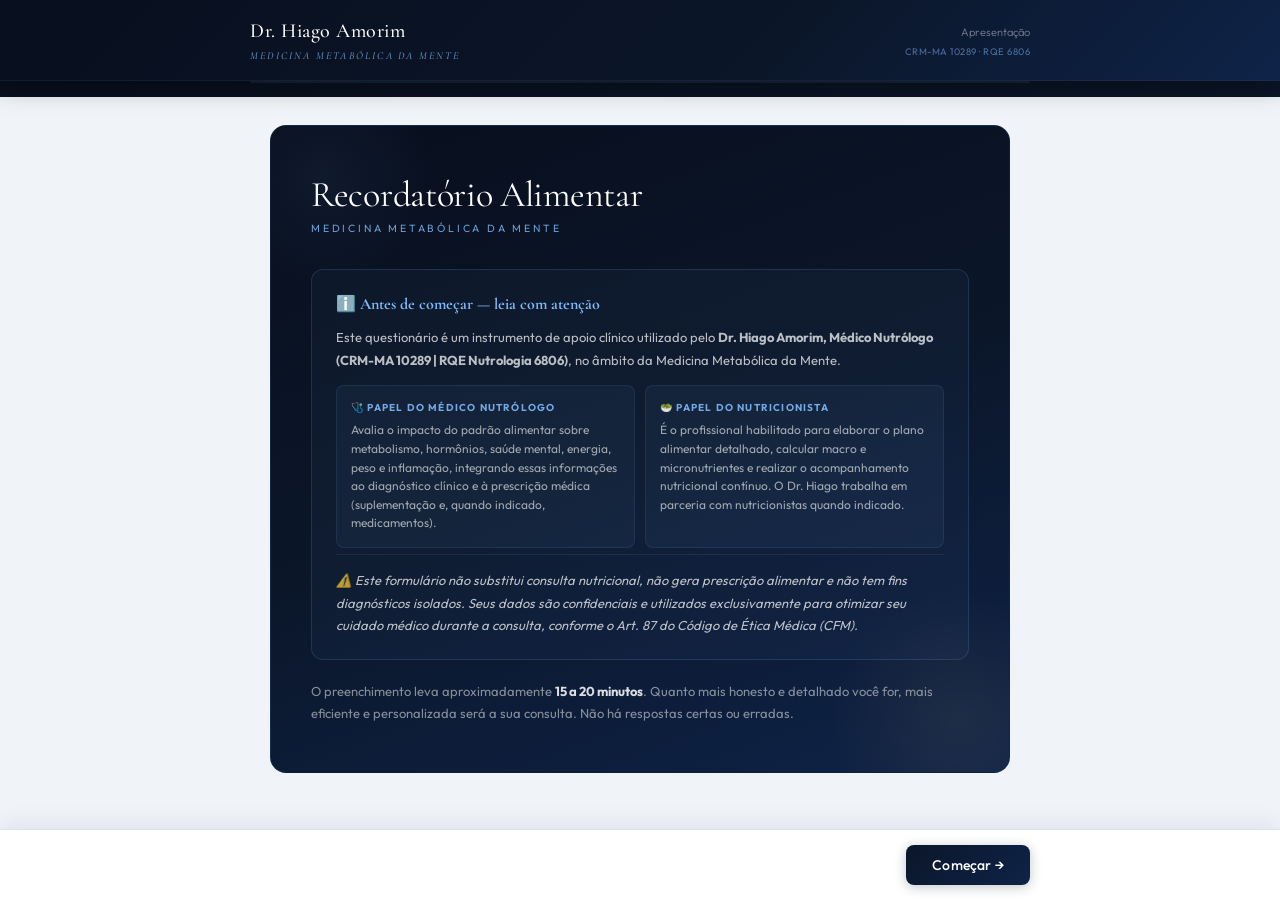
<file: recordatorio-alimentar.html>
<!DOCTYPE html>
<html lang="pt-BR">
<head>
<meta charset="UTF-8">
<meta name="viewport" content="width=device-width, initial-scale=1.0">
<title>Recordatório Alimentar — Medicina Metabólica da Mente</title>
<link rel="preconnect" href="https://fonts.googleapis.com">
<link rel="preconnect" href="https://fonts.gstatic.com" crossorigin>
<link href="https://fonts.googleapis.com/css2?family=Cormorant+Garamond:ital,wght@0,300;0,400;0,500;0,600;1,300;1,400&family=Outfit:wght@300;400;500;600&display=swap" rel="stylesheet">
<style>
:root {
  /* ── Paleta exata @dr.hiagoamorim ── */
  --navy:        #0B1629;   /* fundo principal stories */
  --navy-mid:    #0E2348;   /* fundo educativo */
  --navy-deep:   #080F1E;   /* fundo confessional/preto */
  --navy-cta:    #060E1C;   /* fundo CTA */
  --blue-brand:  #7EB8F7;   /* azul claro — handle/especialidade */
  --gold:        #B8965A;   /* dourado assinatura */
  --gold-light:  #D4AF7A;
  --bg:          #F0F3F8;   /* fundo da página — levemente azulado */
  --card:        #FFFFFF;
  --text:        #0B1629;   /* mesmo navy como texto escuro */
  --muted:       #5A6A82;
  --border:      #D8E2F0;
  --red:         #DC2626;
  --amber:       #D97706;
  --green:       #059669;
  --blue-info:   #1D4ED8;
}
*, *::before, *::after { box-sizing: border-box; margin: 0; padding: 0; }

body {
  font-family: 'Outfit', sans-serif;
  background: var(--bg);
  color: var(--text);
  min-height: 100vh;
  font-size: 14px;
  line-height: 1.5;
}

/* ─── HEADER ─── */
.header {
  background: linear-gradient(135deg, var(--navy-deep) 0%, var(--navy) 60%, var(--navy-mid) 100%);
  padding: 16px 24px;
  position: sticky;
  top: 0;
  z-index: 200;
  box-shadow: 0 2px 28px rgba(0,0,0,.5);
  border-bottom: 1px solid rgba(126,184,247,0.08);
}
.header-inner {
  max-width: 780px;
  margin: 0 auto;
  display: flex;
  align-items: center;
  justify-content: space-between;
}
.logo-name {
  font-family: 'Cormorant Garamond', serif;
  font-size: 20px;
  color: #fff;
  font-weight: 500;
  letter-spacing: .5px;
}
.logo-sub {
  font-family: 'Cormorant Garamond', serif;
  font-size: 10.5px;
  color: var(--blue-brand);
  letter-spacing: 2.2px;
  text-transform: uppercase;
  font-style: italic;
  display: block;
  margin-top: 2px;
  opacity: .9;
}
.step-counter {
  font-size: 11px;
  color: rgba(255,255,255,.45);
  font-weight: 300;
  white-space: nowrap;
}

/* ─── PROGRESS ─── */
.progress-wrap {
  background: linear-gradient(135deg, var(--navy-deep) 0%, var(--navy) 100%);
  padding: 0 24px 14px;
  position: sticky;
  top: 66px;
  z-index: 199;
}
.progress-bg {
  max-width: 780px;
  margin: 0 auto;
  background: rgba(126,184,247,0.12);
  height: 2px;
  border-radius: 2px;
  overflow: hidden;
}
.progress-fill {
  background: linear-gradient(90deg, var(--blue-brand), var(--gold));
  height: 100%;
  border-radius: 2px;
  transition: width .4s ease;
  width: 0%;
}

/* ─── MAIN ─── */
.main {
  max-width: 780px;
  margin: 0 auto;
  padding: 28px 20px 100px;
}

/* ─── STEPS ─── */
.step { display: none; }
.step.active { display: block; animation: fadeUp .3s ease; }
@keyframes fadeUp {
  from { opacity:0; transform:translateY(10px); }
  to   { opacity:1; transform:translateY(0); }
}

/* ─── WELCOME ─── */
.welcome-card {
  background: linear-gradient(160deg, var(--navy-deep) 0%, var(--navy) 50%, var(--navy-mid) 100%);
  border-radius: 16px;
  padding: 48px 40px;
  color: #fff;
  position: relative;
  overflow: hidden;
  border: 1px solid rgba(126,184,247,0.08);
}
.welcome-card::before {
  content:'';
  position: absolute;
  top: -60px; left: -60px;
  width: 220px; height: 220px;
  background: radial-gradient(circle, rgba(126,184,247,.06) 0%, transparent 70%);
  border-radius: 50%;
}
.welcome-card::after {
  content:'';
  position: absolute;
  bottom: -80px; right: -80px;
  width: 260px; height: 260px;
  background: radial-gradient(circle, rgba(184,150,90,.10) 0%, transparent 70%);
  border-radius: 50%;
}
.welcome-title {
  font-family: 'Cormorant Garamond', serif;
  font-size: 36px;
  font-weight: 400;
  line-height: 1.15;
  margin-bottom: 6px;
  letter-spacing: -.3px;
}
.welcome-sub {
  font-size: 10.5px;
  color: var(--blue-brand);
  letter-spacing: 2.8px;
  text-transform: uppercase;
  margin-bottom: 32px;
  opacity: .85;
}
.disc-box {
  background: rgba(126,184,247,.04);
  border: 1px solid rgba(126,184,247,.15);
  border-radius: 12px;
  padding: 22px 24px;
  margin-bottom: 20px;
}
.disc-box h4 {
  font-family: 'Cormorant Garamond', serif;
  font-size: 16px;
  color: var(--blue-brand);
  margin-bottom: 10px;
}
.disc-box p {
  font-size: 13px;
  color: rgba(255,255,255,.72);
  line-height: 1.75;
  margin-bottom: 10px;
}
.disc-box p:last-child { margin-bottom: 0; }
.role-grid {
  display: grid;
  grid-template-columns: 1fr 1fr;
  gap: 10px;
  margin-top: 14px;
}
.role-card {
  background: rgba(126,184,247,.05);
  border: 1px solid rgba(126,184,247,.1);
  border-radius: 8px;
  padding: 14px;
}
.role-card h5 {
  font-size: 10px;
  text-transform: uppercase;
  letter-spacing: 1.2px;
  color: var(--blue-brand);
  margin-bottom: 6px;
  opacity: .9;
}
.role-card p {
  font-size: 12px;
  color: rgba(255,255,255,.6);
  line-height: 1.55;
}
.disc-warning {
  font-size: 11px;
  font-style: italic;
  color: rgba(255,255,255,.38);
  border-top: 1px solid rgba(126,184,247,.1);
  padding-top: 14px;
  margin-top: 6px;
  line-height: 1.7;
}
.welcome-note {
  font-size: 13px;
  color: rgba(255,255,255,.5);
  line-height: 1.7;
  margin-top: 6px;
}
.welcome-note strong { color: rgba(255,255,255,.85); }

/* ─── STEP HEADER ─── */
.step-header { margin-bottom: 20px; }
.step-title {
  font-family: 'Cormorant Garamond', serif;
  font-size: 27px;
  color: var(--navy);
  font-weight: 500;
  margin-bottom: 3px;
}
.step-desc { font-size: 13px; color: var(--muted); }

/* ─── CARDS ─── */
.card {
  background: var(--card);
  border-radius: 12px;
  padding: 26px 28px;
  margin-bottom: 18px;
  border: 1px solid var(--border);
  box-shadow: 0 1px 4px rgba(0,0,0,.04);
}
.card-header {
  display: flex;
  align-items: center;
  gap: 11px;
  margin-bottom: 22px;
  padding-bottom: 14px;
  border-bottom: 1px solid var(--border);
}
.card-icon {
  width: 34px; height: 34px;
  background: linear-gradient(135deg, var(--navy) 0%, var(--navy-mid) 100%);
  border: 1px solid rgba(126,184,247,.15);
  border-radius: 8px;
  display: flex; align-items: center; justify-content: center;
  font-size: 15px;
  flex-shrink: 0;
}
.card-title {
  font-family: 'Cormorant Garamond', serif;
  font-size: 19px;
  color: var(--navy);
  font-weight: 500;
}
.card-sub { font-size: 11px; color: var(--muted); margin-top: 2px; }

/* ─── FORM FIELDS ─── */
.fg { margin-bottom: 16px; }
.fg:last-child { margin-bottom: 0; }
.row2 { display: grid; grid-template-columns: 1fr 1fr; gap: 14px; }
.row3 { display: grid; grid-template-columns: 1fr 1fr 1fr; gap: 14px; }

label.lbl {
  display: block;
  font-size: 11px;
  font-weight: 600;
  color: var(--navy);
  letter-spacing: .5px;
  text-transform: uppercase;
  margin-bottom: 5px;
}
.lbl .opt { font-weight: 300; color: var(--muted); text-transform: none; font-size: 10px; }
.lbl .req { color: var(--red); margin-left: 2px; }

input[type=text],
input[type=email],
input[type=tel],
input[type=number],
input[type=date],
input[type=time],
select,
textarea {
  width: 100%;
  padding: 9px 13px;
  border: 1.5px solid var(--border);
  border-radius: 8px;
  font-family: 'Outfit', sans-serif;
  font-size: 13.5px;
  color: var(--text);
  background: #fff;
  outline: none;
  transition: border-color .18s, box-shadow .18s;
  -webkit-appearance: none;
  appearance: none;
}
input:focus, select:focus, textarea:focus {
  border-color: var(--blue-brand);
  box-shadow: 0 0 0 3px rgba(126,184,247,.12);
}
input.err, select.err, textarea.err { border-color: var(--red) !important; }

select {
  background-image: url("data:image/svg+xml,%3Csvg xmlns='http://www.w3.org/2000/svg' width='12' height='7' viewBox='0 0 12 7'%3E%3Cpath d='M1 1l5 5 5-5' stroke='%2364748B' stroke-width='1.5' fill='none' stroke-linecap='round' stroke-linejoin='round'/%3E%3C/svg%3E");
  background-repeat: no-repeat;
  background-position: right 12px center;
  padding-right: 34px;
  cursor: pointer;
}
textarea { resize: vertical; min-height: 76px; line-height: 1.6; }

/* ─── RADIO / CHECKBOX ─── */
.radio-g, .check-g { display: flex; flex-direction: column; gap: 7px; }
.radio-g.horiz { flex-direction: row; flex-wrap: wrap; gap: 6px 16px; }
.r-item, .c-item {
  display: flex; align-items: flex-start; gap: 9px; cursor: pointer;
}
.r-item input[type=radio],
.c-item input[type=checkbox] {
  width: 15px; height: 15px; accent-color: var(--blue-brand);
  flex-shrink: 0; cursor: pointer; margin-top: 2px;
  border: none; box-shadow: none; padding: 0;
}
.r-item span, .c-item span { font-size: 13px; color: var(--text); line-height: 1.5; }
.check-g-grid {
  display: grid;
  grid-template-columns: 1fr 1fr;
  gap: 7px 24px;
}

/* ─── RANGE / SCALE ─── */
.scale-wrap {
  display: flex; align-items: center; gap: 8px; margin-top: 7px;
}
.scale-wrap input[type=range] {
  flex: 1; accent-color: var(--blue-brand); height: 4px;
  border: none; box-shadow: none; padding: 0; background: transparent;
}
.scale-val {
  font-size: 17px; font-weight: 600; color: var(--navy);
  min-width: 22px; text-align: center;
}
.scale-ends {
  display: flex; justify-content: space-between; margin-top: 3px;
}
.scale-end { font-size: 10px; color: var(--muted); }
.scale-ref {
  font-size: 10.5px; color: var(--muted);
  font-style: italic; margin-top: 3px; line-height: 1.5;
}

/* ─── INFO / WARNING BOXES ─── */
.info-box {
  background: #EFF6FF;
  border-left: 3px solid var(--navy-light);
  border-radius: 0 8px 8px 0;
  padding: 11px 15px;
  margin-bottom: 16px;
}
.info-box p { font-size: 12.5px; color: #1E3A8A; line-height: 1.65; }
.info-box p strong { font-weight: 600; }

.warn-box {
  background: #FFFBEB;
  border-left: 3px solid var(--amber);
  border-radius: 0 8px 8px 0;
  padding: 11px 15px;
  margin-bottom: 16px;
}
.warn-box p { font-size: 12.5px; color: #78350F; line-height: 1.65; }
.warn-box p strong { font-weight: 600; }

/* ─── CONDITIONAL ─── */
.cond { display: none; margin-top: 10px; padding: 14px; background: #F8FAFC; border-radius: 8px; border: 1px solid var(--border); }
.cond.vis { display: block; }

/* ─── DIVIDER ─── */
.divider { height: 1px; background: var(--border); margin: 20px 0; }

/* ─── MEAL BLOCK ─── */
.meal-block {
  border: 1px solid var(--border);
  border-radius: 10px;
  overflow: hidden;
  margin-bottom: 14px;
}
.meal-hdr {
  background: linear-gradient(135deg, var(--navy-deep) 0%, var(--navy) 100%);
  padding: 10px 16px;
  display: flex; align-items: center; gap: 8px;
  border-bottom: 1px solid rgba(126,184,247,.08);
}
.meal-hdr-label {
  font-size: 13px; font-weight: 500; color: #fff;
  font-family: 'Outfit', sans-serif;
  letter-spacing: .2px;
}
.meal-body { padding: 18px; background: #fff; display: flex; flex-direction: column; gap: 14px; }

/* ─── NAV BAR ─── */
.nav-bar {
  position: fixed; bottom: 0; left: 0; right: 0;
  background: rgba(255,255,255,0.97);
  backdrop-filter: blur(8px);
  border-top: 1px solid var(--border);
  padding: 14px 24px;
  z-index: 200;
  box-shadow: 0 -4px 24px rgba(11,22,41,.08);
}
.nav-inner {
  max-width: 780px; margin: 0 auto;
  display: flex; align-items: center; justify-content: space-between;
}
.btn {
  padding: 11px 26px;
  border-radius: 8px;
  font-family: 'Outfit', sans-serif;
  font-size: 14px;
  font-weight: 500;
  cursor: pointer;
  border: none;
  transition: all .18s;
  letter-spacing: .2px;
}
.btn:disabled { opacity: .6; cursor: not-allowed; }
.btn-primary {
  background: linear-gradient(135deg, var(--navy) 0%, var(--navy-mid) 100%);
  color: #fff;
  box-shadow: 0 2px 12px rgba(11,22,41,.25);
}
.btn-primary:hover:not(:disabled) { opacity:.88; transform: translateY(-1px); }
.btn-ghost  { background: transparent; color: var(--muted); border: 1.5px solid var(--border); }
.btn-ghost:hover:not(:disabled) { border-color: var(--navy); color: var(--navy); }
.btn-success {
  background: linear-gradient(135deg, #059669 0%, #047857 100%);
  color: #fff;
  box-shadow: 0 2px 12px rgba(5,150,105,.25);
}
.btn-success:hover:not(:disabled) { opacity:.88; transform: translateY(-1px); }

/* ─── SUCCESS ─── */
.success-wrap {
  display: none;
  text-align: center;
  padding: 60px 36px;
  background: var(--card);
  border-radius: 16px;
  border: 1px solid var(--border);
}
.success-icon {
  width: 64px; height: 64px;
  background: #ECFDF5;
  border-radius: 50%;
  display: flex; align-items: center; justify-content: center;
  margin: 0 auto 22px;
  font-size: 30px;
}
.success-title {
  font-family: 'Cormorant Garamond', serif;
  font-size: 29px;
  color: var(--navy);
  margin-bottom: 12px;
}
.success-text { font-size: 14px; color: var(--muted); line-height: 1.7; }

/* ─── CREDENTIAL STRIP ─── */
.cred-strip {
  text-align: center;
  padding: 10px 0 4px;
  margin-top: 8px;
}
.cred-strip p {
  font-size: 10px;
  color: var(--muted);
  letter-spacing: .4px;
  line-height: 1.7;
}
.cred-strip span {
  color: var(--blue-brand);
  font-weight: 500;
}

/* ─── PRINT ─── */
@media print {
  .header, .progress-wrap, .nav-bar { display: none !important; }
  .step { display: block !important; page-break-inside: avoid; }
  .card { box-shadow: none; break-inside: avoid; }
  .main { padding: 0; }
  body { background: #fff; }
}

/* ─── RESPONSIVE ─── */
@media (max-width: 580px) {
  .row2, .row3 { grid-template-columns: 1fr; }
  .role-grid { grid-template-columns: 1fr; }
  .check-g-grid { grid-template-columns: 1fr; }
  .card { padding: 18px 16px; }
  .welcome-card { padding: 32px 22px; }
  .radio-g.horiz { flex-direction: column; }
}
</style>
</head>
<body>

<!-- ═══════════ HEADER ═══════════ -->
<div class="header">
  <div class="header-inner">
    <div>
      <span class="logo-name">Dr. Hiago Amorim</span>
      <span class="logo-sub">Medicina Metabólica da Mente</span>
    </div>
    <div style="text-align:right;">
      <span class="step-counter" id="stepCounter">Bem-vindo</span>
      <span style="display:block; font-size:9.5px; color:rgba(126,184,247,.55); margin-top:2px; letter-spacing:.5px;">CRM-MA 10289 · RQE 6806</span>
    </div>
  </div>
</div>

<div class="progress-wrap">
  <div class="progress-bg">
    <div class="progress-fill" id="progressFill"></div>
  </div>
</div>

<!-- ═══════════ MAIN ═══════════ -->
<div class="main">
<form id="mainForm" action="https://api.web3forms.com/submit" method="POST" novalidate>

  <!-- Web3Forms config -->
  <input type="hidden" name="access_key" value="0c6d5952-0282-433c-9077-ebc0b2c2fcfd">
  <input type="hidden" name="subject" value="Recordatorio Alimentar Recebido - Dr. Hiago Amorim">
  <input type="hidden" name="from_name" value="Recordatorio Alimentar">
  <!-- Honeypot anti-spam -->
  <input type="checkbox" name="botcheck" style="display:none">

  <!-- ══════════════════════════════════════════
       ETAPA 0 — BEM-VINDO / AVISO LEGAL
  ══════════════════════════════════════════ -->
  <div class="step active" id="step-0">
    <div class="welcome-card">
      <div class="welcome-title">Recordatório Alimentar</div>
      <div class="welcome-sub">Medicina Metabólica da Mente</div>

      <div class="disc-box">
        <h4>ℹ️ Antes de começar — leia com atenção</h4>
        <p>Este questionário é um instrumento de apoio clínico utilizado pelo <strong>Dr. Hiago Amorim, Médico Nutrólogo (CRM-MA 10289 | RQE Nutrologia 6806)</strong>, no âmbito da Medicina Metabólica da Mente.</p>

        <div class="role-grid">
          <div class="role-card">
            <h5>🩺 Papel do Médico Nutrólogo</h5>
            <p>Avalia o impacto do padrão alimentar sobre metabolismo, hormônios, saúde mental, energia, peso e inflamação, integrando essas informações ao diagnóstico clínico e à prescrição médica (suplementação e, quando indicado, medicamentos).</p>
          </div>
          <div class="role-card">
            <h5>🥗 Papel do Nutricionista</h5>
            <p>É o profissional habilitado para elaborar o plano alimentar detalhado, calcular macro e micronutrientes e realizar o acompanhamento nutricional contínuo. O Dr. Hiago trabalha em parceria com nutricionistas quando indicado.</p>
          </div>
        </div>

        <p class="disc-warning">⚠️ Este formulário não substitui consulta nutricional, não gera prescrição alimentar e não tem fins diagnósticos isolados. Seus dados são confidenciais e utilizados exclusivamente para otimizar seu cuidado médico durante a consulta, conforme o Art. 87 do Código de Ética Médica (CFM).</p>
      </div>

      <p class="welcome-note">O preenchimento leva aproximadamente <strong>15 a 20 minutos</strong>. Quanto mais honesto e detalhado você for, mais eficiente e personalizada será a sua consulta. Não há respostas certas ou erradas.</p>
    </div>
  </div>

  <!-- ══════════════════════════════════════════
       ETAPA 1 — IDENTIFICAÇÃO + ANTROPOMETRIA
  ══════════════════════════════════════════ -->
  <div class="step" id="step-1">
    <div class="step-header">
      <div class="step-title">Identificação e Dados Pessoais</div>
      <div class="step-desc">Seus dados são protegidos por sigilo médico e utilizados exclusivamente para fins clínicos.</div>
    </div>

    <div class="card">
      <div class="card-header">
        <div class="card-icon">👤</div>
        <div><div class="card-title">Dados Pessoais</div></div>
      </div>

      <div class="fg">
        <label class="lbl">Nome completo <span class="req">*</span></label>
        <input type="text" name="nome_completo" placeholder="Seu nome completo" required>
      </div>

      <div class="row2">
        <div class="fg">
          <label class="lbl">Data de nascimento <span class="req">*</span></label>
          <input type="date" name="data_nascimento" required>
        </div>
        <div class="fg">
          <label class="lbl">CPF <span class="opt">(opcional)</span></label>
          <input type="text" name="cpf" placeholder="000.000.000-00">
        </div>
      </div>

      <div class="row2">
        <div class="fg">
          <label class="lbl">WhatsApp / Telefone <span class="req">*</span></label>
          <input type="tel" name="telefone" placeholder="(99) 99999-9999" required>
        </div>
        <div class="fg">
          <label class="lbl">E-mail <span class="opt">(para confirmação de envio)</span></label>
          <input type="email" name="email" placeholder="seu@email.com">
        </div>
      </div>

      <div class="row2">
        <div class="fg">
          <label class="lbl">Cidade <span class="req">*</span></label>
          <input type="text" name="cidade" required>
        </div>
        <div class="fg">
          <label class="lbl">Estado <span class="req">*</span></label>
          <select name="estado" required>
            <option value="">Selecione</option>
            <option>AC</option><option>AL</option><option>AP</option><option>AM</option>
            <option>BA</option><option>CE</option><option>DF</option><option>ES</option>
            <option>GO</option><option>MA</option><option>MT</option><option>MS</option>
            <option>MG</option><option>PA</option><option>PB</option><option>PR</option>
            <option>PE</option><option>PI</option><option>RJ</option><option>RN</option>
            <option>RS</option><option>RO</option><option>RR</option><option>SC</option>
            <option>SP</option><option>SE</option><option>TO</option>
          </select>
        </div>
      </div>

      <div class="row2">
        <div class="fg">
          <label class="lbl">Sexo biológico <span class="req">*</span></label>
          <select name="sexo_biologico" required>
            <option value="">Selecione</option>
            <option>Masculino</option>
            <option>Feminino</option>
          </select>
        </div>
        <div class="fg">
          <label class="lbl">Gênero com que se identifica <span class="opt">(opcional)</span></label>
          <input type="text" name="genero_identidade" placeholder="Como você se identifica">
        </div>
      </div>

      <div class="fg">
        <label class="lbl">Este preenchimento é para <span class="req">*</span></label>
        <select name="motivo_preenchimento" required>
          <option value="">Selecione</option>
          <option>Primeira consulta</option>
          <option>Retorno / acompanhamento</option>
          <option>Solicitado pelo Dr. Hiago entre consultas</option>
        </select>
      </div>
    </div><!-- /card -->

    <div class="card">
      <div class="card-header">
        <div class="card-icon">📏</div>
        <div>
          <div class="card-title">Dados Antropométricos</div>
          <div class="card-sub">Preencha com os valores mais recentes. Caso não saiba, deixe em branco — coletaremos na consulta.</div>
        </div>
      </div>

      <div class="row3">
        <div class="fg">
          <label class="lbl">Peso atual (kg)</label>
          <input type="number" name="peso_kg" placeholder="Ex: 72.5" step="0.1" min="30" max="350">
        </div>
        <div class="fg">
          <label class="lbl">Altura (cm)</label>
          <input type="number" name="altura_cm" placeholder="Ex: 168" min="100" max="230">
        </div>
        <div class="fg">
          <label class="lbl">Circ. abdominal (cm) <span class="opt">(se souber)</span></label>
          <input type="number" name="circ_abdominal_cm" placeholder="Ex: 88" min="40" max="200">
        </div>
      </div>

      <div class="row2">
        <div class="fg">
          <label class="lbl">Seu peso costuma ser</label>
          <select name="estabilidade_peso">
            <option value="">Selecione</option>
            <option>Estável</option>
            <option>Tenho engordado gradualmente</option>
            <option>Tenho emagrecido gradualmente</option>
            <option>Oscila bastante</option>
          </select>
        </div>
        <div class="fg">
          <label class="lbl">Se mudou: quanto e em quanto tempo?</label>
          <input type="text" name="mudanca_peso_detalhe" placeholder="Ex: +8kg nos últimos 6 meses">
        </div>
      </div>

      <div class="row2">
        <div class="fg">
          <label class="lbl">Peso em que você se sentia bem (kg) <span class="opt">(subjetivo)</span></label>
          <input type="number" name="peso_referencia_subjetivo" placeholder="Ex: 65" step="0.5">
        </div>
        <div class="fg">
          <label class="lbl">Histórico familiar de obesidade, diabetes ou doença da tireoide?</label>
          <select name="historico_familiar_metabolico">
            <option value="">Selecione</option>
            <option>Sim</option>
            <option>Não</option>
            <option>Não sei</option>
          </select>
        </div>
      </div>
    </div><!-- /card -->
  </div><!-- /step-1 -->

  <!-- ══════════════════════════════════════════
       ETAPA 2 — SAÚDE, MEDICAMENTOS, SUPLEMENTOS
  ══════════════════════════════════════════ -->
  <div class="step" id="step-2">
    <div class="step-header">
      <div class="step-title">Saúde, Medicamentos e Suplementos</div>
      <div class="step-desc">Estas informações são essenciais — condições de saúde e medicamentos influenciam diretamente o metabolismo, o apetite e o peso.</div>
    </div>

    <div class="card">
      <div class="card-header">
        <div class="card-icon">🏥</div>
        <div>
          <div class="card-title">Condições de Saúde</div>
          <div class="card-sub">Marque tudo que se aplica — diagnóstico formal ou suspeita são igualmente válidos.</div>
        </div>
      </div>
      <div class="check-g-grid">
        <label class="c-item"><input type="checkbox" name="cond_diabetes" value="Sim"><span>Diabetes ou pré-diabetes</span></label>
        <label class="c-item"><input type="checkbox" name="cond_pressao_alta" value="Sim"><span>Pressão alta</span></label>
        <label class="c-item"><input type="checkbox" name="cond_colesterol" value="Sim"><span>Colesterol ou triglicerídeos alterados</span></label>
        <label class="c-item"><input type="checkbox" name="cond_tireoide" value="Sim"><span>Hipotireoidismo ou hipertireoidismo</span></label>
        <label class="c-item"><input type="checkbox" name="cond_sop" value="Sim"><span>SOP (Síndrome dos Ovários Policísticos)</span></label>
        <label class="c-item"><input type="checkbox" name="cond_ansiedade" value="Sim"><span>Ansiedade</span></label>
        <label class="c-item"><input type="checkbox" name="cond_depressao" value="Sim"><span>Depressão</span></label>
        <label class="c-item"><input type="checkbox" name="cond_transt_alimentar" value="Sim"><span>Transtorno alimentar (qualquer tipo)</span></label>
        <label class="c-item"><input type="checkbox" name="cond_digestiva" value="Sim"><span>Doença digestiva (gastrite, refluxo, intestino irritável, doença de Crohn etc.)</span></label>
        <label class="c-item"><input type="checkbox" name="cond_resistencia_insulina" value="Sim"><span>Resistência à insulina</span></label>
        <label class="c-item"><input type="checkbox" name="cond_enxaqueca" value="Sim"><span>Enxaqueca frequente</span></label>
        <label class="c-item"><input type="checkbox" name="cond_nenhuma" value="Sim"><span>Nenhuma das acima</span></label>
      </div>
      <div class="fg" style="margin-top:14px;">
        <label class="lbl">Outra condição não listada</label>
        <input type="text" name="cond_outra" placeholder="Descreva aqui se houver">
      </div>
    </div>

    <div class="card">
      <div class="card-header">
        <div class="card-icon">💊</div>
        <div>
          <div class="card-title">Medicamentos em Uso</div>
          <div class="card-sub">Inclua todos: anticoncepcionais, pressão, tireoide, ansiedade, sono, emagrecimento, insulina etc.</div>
        </div>
      </div>
      <div class="info-box">
        <p><strong>Por que isso importa?</strong> Medicamentos podem aumentar o apetite, reduzir saciedade, alterar o metabolismo, causar compulsão alimentar ou dificultar o emagrecimento. Esta informação é fundamental para o Dr. Hiago interpretar seus dados corretamente.</p>
      </div>
      <div class="fg">
        <label class="lbl">Liste seus medicamentos, doses e horários <span class="req">*</span></label>
        <textarea name="medicamentos_lista" rows="6" placeholder="Exemplo:
• Metformina 850mg — 1 comprimido no almoço e 1 no jantar
• Levotiroxina 50mcg — 1 comprimido em jejum, às 6h
• Escitalopram 20mg — 1 comprimido à noite, às 22h
• Anticoncepcional Yasmin — 1 comprimido/dia
• Não uso medicamentos" required></textarea>
      </div>
      <div class="fg">
        <label class="lbl">Você tomou seus medicamentos hoje?</label>
        <div class="radio-g horiz" style="margin-top:6px;">
          <label class="r-item"><input type="radio" name="medicamentos_hoje" value="Sim, todos"><span>Sim, todos</span></label>
          <label class="r-item"><input type="radio" name="medicamentos_hoje" value="Parcialmente"><span>Parcialmente</span></label>
          <label class="r-item"><input type="radio" name="medicamentos_hoje" value="Não"><span>Não</span></label>
          <label class="r-item"><input type="radio" name="medicamentos_hoje" value="Não uso medicamentos"><span>Não uso medicamentos</span></label>
        </div>
      </div>
    </div>

    <div class="card">
      <div class="card-header">
        <div class="card-icon">🌿</div>
        <div>
          <div class="card-title">Suplementos em Uso</div>
          <div class="card-sub">Vitaminas, proteínas em pó, ômega-3, colágeno, fitoterápicos, chás funcionais, probióticos etc.</div>
        </div>
      </div>
      <div class="fg">
        <label class="lbl">Liste seus suplementos, doses e horários</label>
        <textarea name="suplementos_lista" rows="5" placeholder="Exemplo:
• Whey protein 30g — após treino
• Ômega-3 2g — no jantar
• Vitamina D 10.000UI — 1x por semana, às sextas
• Creatina 5g — diariamente com água
• Não uso suplementos"></textarea>
      </div>
    </div>
  </div><!-- /step-2 -->

  <!-- ══════════════════════════════════════════
       ETAPA 3 — ALERGIAS, INTOLERÂNCIAS, AVERSÕES
  ══════════════════════════════════════════ -->
  <div class="step" id="step-3">
    <div class="step-header">
      <div class="step-title">Alergias, Intolerâncias e Aversões</div>
      <div class="step-desc">Informações essenciais para interpretar suas escolhas alimentares com precisão e segurança.</div>
    </div>

    <!-- ALERGIA -->
    <div class="card">
      <div class="card-header">
        <div class="card-icon" style="background:#DC2626;">🔴</div>
        <div>
          <div class="card-title">Alergia Alimentar</div>
        </div>
      </div>
      <div class="info-box">
        <p><strong>O que é alergia alimentar:</strong> O sistema imunológico reage ao alimento como se fosse uma ameaça ao organismo. Os sintomas podem surgir rapidamente — manchas vermelhas na pele (urticária), inchaço nos lábios ou garganta, falta de ar — ou de forma mais gradual (coceiras persistentes, dor abdominal recorrente). Em casos graves, pode causar uma reação severa chamada anafilaxia. Exige exclusão total do alimento da dieta.</p>
      </div>
      <div class="fg">
        <label class="lbl">Você tem alergia alimentar diagnosticada ou suspeita?</label>
        <div class="radio-g" style="margin-top:6px;">
          <label class="r-item"><input type="radio" name="alergia_alimentar" value="Não" onchange="cond('cond-alergia',false)"><span>Não</span></label>
          <label class="r-item"><input type="radio" name="alergia_alimentar" value="Sim" onchange="cond('cond-alergia',true)"><span>Sim</span></label>
          <label class="r-item"><input type="radio" name="alergia_alimentar" value="Não sei / nunca investiguei" onchange="cond('cond-alergia',false)"><span>Não sei / nunca investiguei</span></label>
        </div>
        <div class="cond" id="cond-alergia">
          <label class="lbl">Qual(is) alimento(s)? Como se manifesta a reação?</label>
          <textarea name="alergia_detalhe" rows="3" placeholder="Ex: Amendoim — causa urticária e inchaço nos lábios em minutos&#10;Ex: Frutos do mar — causa dor abdominal intensa"></textarea>
        </div>
      </div>
    </div>

    <!-- INTOLERÂNCIA -->
    <div class="card">
      <div class="card-header">
        <div class="card-icon" style="background:#D97706;">🟡</div>
        <div><div class="card-title">Intolerância Alimentar</div></div>
      </div>
      <div class="info-box">
        <p><strong>O que é intolerância alimentar:</strong> O organismo tem dificuldade de digerir ou processar determinado alimento. Diferente da alergia, não é uma reação do sistema imunológico — mas causa desconforto real: inchaço, gases, dor de barriga, diarreia, cansaço após comer. As mais comuns são a intolerância à lactose (açúcar presente no leite e derivados) e a sensibilidade ao glúten (proteína do trigo, cevada e centeio).</p>
      </div>
      <div class="fg">
        <label class="lbl">Você tem intolerância alimentar diagnosticada ou suspeita?</label>
        <div class="check-g" style="margin-top:6px;">
          <label class="c-item"><input type="checkbox" name="intol_lactose" value="Sim"><span>Lactose — leite e derivados (causa inchaço, gases ou diarreia)</span></label>
          <label class="c-item"><input type="checkbox" name="intol_gluten" value="Sim"><span>Glúten — trigo, cevada, centeio (causa desconforto digestivo, cansaço ou dor abdominal)</span></label>
          <label class="c-item"><input type="checkbox" name="intol_frutose" value="Sim"><span>Frutose — frutas em excesso, mel, industrializados com frutose (causa inchaço e dor abdominal)</span></label>
          <label class="c-item"><input type="checkbox" name="intol_nao_tenho" value="Sim"><span>Não tenho intolerância</span></label>
          <label class="c-item"><input type="checkbox" name="intol_nao_sei" value="Sim"><span>Não sei</span></label>
        </div>
        <div class="fg" style="margin-top:10px;">
          <label class="lbl">Outra intolerância não listada</label>
          <input type="text" name="intol_outra" placeholder="Descreva aqui se houver">
        </div>
      </div>
    </div>

    <!-- AVERSÃO -->
    <div class="card">
      <div class="card-header">
        <div class="card-icon" style="background:#2563EB;">🔵</div>
        <div><div class="card-title">Aversão Alimentar</div></div>
      </div>
      <div class="info-box">
        <p><strong>O que é aversão alimentar:</strong> Alimentos que você evita ou não consegue comer — não por alergia ou intolerância, mas por não gostar do sabor, cheiro ou textura, ou por ter tido uma experiência negativa com aquele alimento no passado. É completamente válido e importante para o planejamento do seu cuidado.</p>
      </div>
      <div class="fg">
        <label class="lbl">Há alimentos que você evita ou simplesmente não consegue comer?</label>
        <div class="radio-g" style="margin-top:6px;">
          <label class="r-item"><input type="radio" name="aversao_alimentar" value="Não" onchange="cond('cond-aversao',false)"><span>Não</span></label>
          <label class="r-item"><input type="radio" name="aversao_alimentar" value="Sim" onchange="cond('cond-aversao',true)"><span>Sim</span></label>
        </div>
        <div class="cond" id="cond-aversao">
          <label class="lbl">Quais alimentos? Por que? (sabor, textura, cheiro, experiência passada)</label>
          <textarea name="aversao_detalhe" rows="3" placeholder="Ex: Fígado — não suporto o cheiro&#10;Ex: Brócolis cru — a textura me incomoda muito&#10;Ex: Frutos do mar — tive uma intoxicação grave e não consigo mais comer"></textarea>
        </div>
      </div>
    </div>

    <!-- RESTRIÇÕES POR ESCOLHA -->
    <div class="card">
      <div class="card-header">
        <div class="card-icon" style="background:#6D28D9;">🟣</div>
        <div>
          <div class="card-title">Restrições por Escolha</div>
          <div class="card-sub">Vegetarianismo, veganismo, restrição religiosa, cultural ou de estilo de vida.</div>
        </div>
      </div>
      <div class="check-g">
        <label class="c-item"><input type="checkbox" name="rest_vegetariano" value="Sim"><span>Vegetariano — não como carnes (frango, boi, peixe, frutos do mar)</span></label>
        <label class="c-item"><input type="checkbox" name="rest_vegano" value="Sim"><span>Vegano — não como nenhum produto de origem animal (carne, leite, ovos, mel)</span></label>
        <label class="c-item"><input type="checkbox" name="rest_lowcarb" value="Sim"><span>Low carb / cetogênica</span></label>
        <label class="c-item"><input type="checkbox" name="rest_nenhuma" value="Sim"><span>Não tenho restrição por escolha</span></label>
      </div>
      <div class="fg" style="margin-top:12px;">
        <label class="lbl">Outra restrição (religiosa, cultural ou por decisão própria)</label>
        <input type="text" name="rest_outra_escolha" placeholder="Ex: Não como carne de porco por convicção religiosa">
      </div>
    </div>
  </div><!-- /step-3 -->

  <!-- ══════════════════════════════════════════
       ETAPA 4 — COMPORTAMENTO ALIMENTAR
  ══════════════════════════════════════════ -->
  <div class="step" id="step-4">
    <div class="step-header">
      <div class="step-title">Comportamento Alimentar</div>
      <div class="step-desc">Avalia como você se relaciona com a comida — não apenas o que come, mas quando, por que e como. Baseado em instrumentos validados internacionalmente.</div>
    </div>

    <!-- Padrão -->
    <div class="card">
      <div class="card-header">
        <div class="card-icon">🕐</div>
        <div>
          <div class="card-title">Padrão e Ritmo Alimentar</div>
          <div class="card-sub">TFEQ-R21 — Three-Factor Eating Questionnaire (Karlsson et al., 2000)</div>
        </div>
      </div>
      <div class="fg">
        <label class="lbl">Quantas vezes por dia você costuma comer? (incluindo lanches e beliscos)</label>
        <select name="freq_refeicoes_dia">
          <option value="">Selecione</option>
          <option>1 a 2 vezes</option>
          <option>3 vezes</option>
          <option>4 a 5 vezes</option>
          <option>Mais de 5 vezes</option>
          <option>Não tenho horário definido — como quando lembro ou quando dá</option>
        </select>
      </div>
      <div class="fg">
        <label class="lbl">Com que frequência você pula refeições?</label>
        <div class="scale-ref">TFEQ-R21 — componente de regularidade alimentar (Karlsson et al., 2000)</div>
        <div class="radio-g" style="margin-top:8px;">
          <label class="r-item"><input type="radio" name="freq_pular_refeicoes" value="Raramente ou nunca"><span>Raramente ou nunca</span></label>
          <label class="r-item"><input type="radio" name="freq_pular_refeicoes" value="1-2x por semana"><span>1 a 2 vezes por semana</span></label>
          <label class="r-item"><input type="radio" name="freq_pular_refeicoes" value="3-4x por semana"><span>3 a 4 vezes por semana</span></label>
          <label class="r-item"><input type="radio" name="freq_pular_refeicoes" value="Quase todos os dias"><span>Quase todos os dias</span></label>
        </div>
      </div>
      <div class="fg">
        <label class="lbl">Quando pula refeição, o principal motivo é</label>
        <select name="motivo_pular_refeicao">
          <option value="">Selecione</option>
          <option>Não sinto fome naquele horário</option>
          <option>Estou ocupado / sem tempo</option>
          <option>Estou controlando o que como ou de dieta</option>
          <option>Esqueci</option>
          <option>Não havia comida disponível</option>
          <option>Não costumo pular refeições</option>
          <option>Outro</option>
        </select>
      </div>
    </div>

    <!-- Fome e Saciedade -->
    <div class="card">
      <div class="card-header">
        <div class="card-icon">🧠</div>
        <div>
          <div class="card-title">Consciência de Fome e Saciedade</div>
          <div class="card-sub">Hunger-Fullness Scale — HFS (Craighead &amp; Allen, 1995) | 0 = fome extrema/tontura · 5 = confortável · 10 = desconforto por excesso</div>
        </div>
      </div>
      <div class="fg">
        <label class="lbl">Você costuma perceber quando está com fome antes de começar a comer?</label>
        <div class="radio-g" style="margin-top:6px;">
          <label class="r-item"><input type="radio" name="percepcao_fome" value="Sempre percebo claramente"><span>Sempre percebo claramente</span></label>
          <label class="r-item"><input type="radio" name="percepcao_fome" value="Na maioria das vezes percebo"><span>Na maioria das vezes percebo</span></label>
          <label class="r-item"><input type="radio" name="percepcao_fome" value="Às vezes sim, às vezes não"><span>Às vezes sim, às vezes não</span></label>
          <label class="r-item"><input type="radio" name="percepcao_fome" value="Raramente percebo"><span>Raramente percebo</span></label>
          <label class="r-item"><input type="radio" name="percepcao_fome" value="Quase nunca — como sem sentir fome"><span>Quase nunca — como sem sentir fome</span></label>
        </div>
      </div>
      <div class="fg">
        <label class="lbl">Você costuma parar de comer quando está satisfeito?</label>
        <div class="radio-g" style="margin-top:6px;">
          <label class="r-item"><input type="radio" name="percepcao_saciedade" value="Sempre consigo parar"><span>Sempre consigo parar</span></label>
          <label class="r-item"><input type="radio" name="percepcao_saciedade" value="Na maioria das vezes sim"><span>Na maioria das vezes sim</span></label>
          <label class="r-item"><input type="radio" name="percepcao_saciedade" value="Às vezes sim, às vezes não"><span>Às vezes sim, às vezes não</span></label>
          <label class="r-item"><input type="radio" name="percepcao_saciedade" value="Raramente consigo parar quando satisfeito"><span>Raramente consigo parar quando satisfeito</span></label>
          <label class="r-item"><input type="radio" name="percepcao_saciedade" value="Quase nunca — como até ficar muito cheio ou acabar o prato"><span>Quase nunca — como até ficar muito cheio ou acabar o prato</span></label>
        </div>
      </div>
    </div>

    <!-- Comer Emocional -->
    <div class="card">
      <div class="card-header">
        <div class="card-icon">😰</div>
        <div>
          <div class="card-title">Comer Emocional</div>
          <div class="card-sub">DEBQ — Dutch Eating Behaviour Questionnaire, subescala emocional (Van Strien et al., 1986) — validado para o português brasileiro</div>
        </div>
      </div>
      <div class="fg">
        <label class="lbl">Com que frequência você come em resposta a emoções? (ansiedade, tristeza, tédio, estresse, solidão)</label>
        <div class="radio-g" style="margin-top:6px;">
          <label class="r-item"><input type="radio" name="comer_emocional_freq" value="Nunca"><span>Nunca</span></label>
          <label class="r-item"><input type="radio" name="comer_emocional_freq" value="Raramente (menos de 1x/semana)"><span>Raramente (menos de 1 vez por semana)</span></label>
          <label class="r-item"><input type="radio" name="comer_emocional_freq" value="Às vezes (1-2x/semana)"><span>Às vezes (1 a 2 vezes por semana)</span></label>
          <label class="r-item"><input type="radio" name="comer_emocional_freq" value="Frequentemente (3-4x/semana)"><span>Frequentemente (3 a 4 vezes por semana)</span></label>
          <label class="r-item"><input type="radio" name="comer_emocional_freq" value="Quase sempre (diariamente)"><span>Quase sempre (diariamente)</span></label>
        </div>
      </div>
      <div class="fg">
        <label class="lbl">Quais emoções mais frequentemente te levam a comer sem fome? (marque todas que se aplicam)</label>
        <div class="check-g-grid" style="margin-top:6px;">
          <label class="c-item"><input type="checkbox" name="emoc_ansiedade" value="Sim"><span>Ansiedade ou nervosismo</span></label>
          <label class="c-item"><input type="checkbox" name="emoc_tristeza" value="Sim"><span>Tristeza</span></label>
          <label class="c-item"><input type="checkbox" name="emoc_tedio" value="Sim"><span>Tédio</span></label>
          <label class="c-item"><input type="checkbox" name="emoc_estresse" value="Sim"><span>Estresse ou sobrecarga</span></label>
          <label class="c-item"><input type="checkbox" name="emoc_solidao" value="Sim"><span>Solidão</span></label>
          <label class="c-item"><input type="checkbox" name="emoc_raiva" value="Sim"><span>Raiva ou frustração</span></label>
          <label class="c-item"><input type="checkbox" name="emoc_culpa" value="Sim"><span>Culpa ou vergonha</span></label>
          <label class="c-item"><input type="checkbox" name="emoc_alegria" value="Sim"><span>Alegria / comemoração</span></label>
          <label class="c-item"><input type="checkbox" name="emoc_nao_identifica" value="Sim"><span>Não identifico — simplesmente acontece</span></label>
          <label class="c-item"><input type="checkbox" name="emoc_nao_ocorre" value="Sim"><span>Isso não acontece comigo</span></label>
        </div>
      </div>
    </div>

    <!-- Comer Externo -->
    <div class="card">
      <div class="card-header">
        <div class="card-icon">👁️</div>
        <div>
          <div class="card-title">Comer por Estímulo Externo</div>
          <div class="card-sub">DEBQ — subescala de comer externo (Van Strien et al., 1986)</div>
        </div>
      </div>
      <div class="fg">
        <label class="lbl">Com que frequência você come por ver, cheirar ou pensar na comida — mesmo sem estar com fome?</label>
        <div class="radio-g horiz" style="margin-top:6px;">
          <label class="r-item"><input type="radio" name="comer_externo" value="Nunca"><span>Nunca</span></label>
          <label class="r-item"><input type="radio" name="comer_externo" value="Raramente"><span>Raramente</span></label>
          <label class="r-item"><input type="radio" name="comer_externo" value="Às vezes"><span>Às vezes</span></label>
          <label class="r-item"><input type="radio" name="comer_externo" value="Frequentemente"><span>Frequentemente</span></label>
          <label class="r-item"><input type="radio" name="comer_externo" value="Quase sempre"><span>Quase sempre</span></label>
        </div>
      </div>
    </div>

    <!-- Compulsão -->
    <div class="card">
      <div class="card-header">
        <div class="card-icon">⚠️</div>
        <div>
          <div class="card-title">Episódios de Compulsão Alimentar</div>
          <div class="card-sub">BES — Binge Eating Scale (Gormally et al., 1982) + critérios DSM-5 para Transtorno de Compulsão Alimentar</div>
        </div>
      </div>
      <div class="warn-box">
        <p><strong>O que é compulsão alimentar:</strong> Comer uma grande quantidade de comida em pouco tempo com sensação de perda de controle — como se não conseguisse parar, mesmo querendo. Não é falta de força de vontade. Tem base neurobiológica real e merece atenção clínica, não julgamento.</p>
      </div>
      <div class="fg">
        <label class="lbl">Você já teve ou tem episódios assim?</label>
        <div class="radio-g" style="margin-top:6px;">
          <label class="r-item"><input type="radio" name="compulsao_freq" value="Nunca"><span>Nunca</span></label>
          <label class="r-item"><input type="radio" name="compulsao_freq" value="Já tive no passado, não tenho mais"><span>Já tive no passado, não tenho mais</span></label>
          <label class="r-item"><input type="radio" name="compulsao_freq" value="Raramente (menos de 1x/mês)"><span>Raramente (menos de 1 vez por mês)</span></label>
          <label class="r-item"><input type="radio" name="compulsao_freq" value="Às vezes (1-3x/mês)"><span>Às vezes (1 a 3 vezes por mês)</span></label>
          <label class="r-item"><input type="radio" name="compulsao_freq" value="Com frequência (1x/semana ou mais)"><span>Com frequência (1 vez por semana ou mais)</span></label>
        </div>
      </div>
      <div class="fg">
        <label class="lbl">Quando esses episódios acontecem ou aconteciam, como você se sentia depois?</label>
        <div class="check-g-grid" style="margin-top:6px;">
          <label class="c-item"><input type="checkbox" name="pos_comp_culpa" value="Sim"><span>Culpa intensa</span></label>
          <label class="c-item"><input type="checkbox" name="pos_comp_vergonha" value="Sim"><span>Vergonha</span></label>
          <label class="c-item"><input type="checkbox" name="pos_comp_compensar" value="Sim"><span>Vontade de "compensar" comendo menos depois</span></label>
          <label class="c-item"><input type="checkbox" name="pos_comp_vomito" value="Sim"><span>Vontade de vomitar ou vomitava</span></label>
          <label class="c-item"><input type="checkbox" name="pos_comp_tristeza" value="Sim"><span>Tristeza</span></label>
          <label class="c-item"><input type="checkbox" name="pos_comp_alivio" value="Sim"><span>Alívio temporário seguido de mal-estar</span></label>
          <label class="c-item"><input type="checkbox" name="pos_comp_nao_tenho" value="Sim"><span>Não tenho esses episódios</span></label>
        </div>
      </div>
    </div>

    <!-- Comportamentos Compensatórios -->
    <div class="card">
      <div class="card-header">
        <div class="card-icon">🚫</div>
        <div>
          <div class="card-title">Comportamentos Compensatórios</div>
          <div class="card-sub">Critérios DSM-5 para bulimia nervosa e outros transtornos alimentares especificados</div>
        </div>
      </div>
      <div class="info-box">
        <p><strong>O que é comportamento compensatório:</strong> Qualquer ação usada para "desfazer" o que comeu — ficar sem comer no dia seguinte, exercitar-se excessivamente para queimar calorias de um episódio específico, usar laxantes ou vomitar. Não há julgamento aqui — precisamos saber para cuidar de você da forma correta.</p>
      </div>
      <div class="fg">
        <label class="lbl">Após comer mais do que planejava, você costuma fazer alguma dessas coisas?</label>
        <div class="check-g" style="margin-top:6px;">
          <label class="c-item"><input type="checkbox" name="comp_jejum" value="Sim"><span>Pular refeições no dia seguinte ou fazer um "castigo" alimentar</span></label>
          <label class="c-item"><input type="checkbox" name="comp_exercicio_excessivo" value="Sim"><span>Fazer exercício em excesso especificamente para queimar o que comeu</span></label>
          <label class="c-item"><input type="checkbox" name="comp_laxante" value="Sim"><span>Usar laxantes ou chás para "limpar o intestino"</span></label>
          <label class="c-item"><input type="checkbox" name="comp_vomito" value="Sim"><span>Vomitar</span></label>
          <label class="c-item"><input type="checkbox" name="comp_nenhum" value="Sim"><span>Nenhuma das acima</span></label>
          <label class="c-item"><input type="checkbox" name="comp_prefiro_nao_responder" value="Sim"><span>Prefiro não responder</span></label>
        </div>
      </div>
    </div>

    <!-- Alimentação Noturna -->
    <div class="card">
      <div class="card-header">
        <div class="card-icon">🌙</div>
        <div>
          <div class="card-title">Alimentação Noturna</div>
          <div class="card-sub">NEQ — Night Eating Questionnaire (Allison et al., 2008)</div>
        </div>
      </div>
      <div class="fg">
        <label class="lbl">Você costuma comer depois do jantar, durante a madrugada ou antes de dormir?</label>
        <div class="radio-g horiz" style="margin-top:6px;">
          <label class="r-item"><input type="radio" name="comer_noturno_freq" value="Nunca"><span>Nunca</span></label>
          <label class="r-item"><input type="radio" name="comer_noturno_freq" value="Raramente"><span>Raramente</span></label>
          <label class="r-item"><input type="radio" name="comer_noturno_freq" value="Às vezes"><span>Às vezes</span></label>
          <label class="r-item"><input type="radio" name="comer_noturno_freq" value="Frequentemente"><span>Frequentemente</span></label>
          <label class="r-item"><input type="radio" name="comer_noturno_freq" value="Quase todas as noites"><span>Quase todas as noites</span></label>
        </div>
      </div>
      <div class="fg">
        <label class="lbl">O que costuma comer nesse horário? <span class="opt">(se aplicável)</span></label>
        <input type="text" name="comer_noturno_detalhe" placeholder="Ex: bolachas, queijo, frutas, sorvete — ou: não costumo comer à noite">
      </div>
      <div class="fg">
        <label class="lbl">Você acorda à noite para comer?</label>
        <div class="radio-g horiz" style="margin-top:6px;">
          <label class="r-item"><input type="radio" name="acorda_noite_comer" value="Sim, com frequência"><span>Sim, com frequência</span></label>
          <label class="r-item"><input type="radio" name="acorda_noite_comer" value="Raramente"><span>Raramente</span></label>
          <label class="r-item"><input type="radio" name="acorda_noite_comer" value="Nunca"><span>Nunca</span></label>
        </div>
      </div>
    </div>

    <!-- Ambiente e Sono -->
    <div class="card">
      <div class="card-header">
        <div class="card-icon">🏠</div>
        <div><div class="card-title">Ambiente, Contexto e Sono</div></div>
      </div>
      <div class="fg">
        <label class="lbl">Onde você costuma fazer suas refeições principais? (marque todas que se aplicam)</label>
        <div class="check-g-grid" style="margin-top:6px;">
          <label class="c-item"><input type="checkbox" name="local_casa_calma" value="Sim"><span>Em casa, com calma</span></label>
          <label class="c-item"><input type="checkbox" name="local_casa_tela" value="Sim"><span>Em casa, na frente de tela (TV, celular, computador)</span></label>
          <label class="c-item"><input type="checkbox" name="local_trabalho_correria" value="Sim"><span>No trabalho / na correria</span></label>
          <label class="c-item"><input type="checkbox" name="local_restaurante" value="Sim"><span>Em restaurantes</span></label>
          <label class="c-item"><input type="checkbox" name="local_rua_carro" value="Sim"><span>Na rua / no carro / em pé</span></label>
        </div>
      </div>
      <div class="row2">
        <div class="fg">
          <label class="lbl">Com quem você costuma comer?</label>
          <select name="com_quem_come">
            <option value="">Selecione</option>
            <option>Sozinho na maioria das vezes</option>
            <option>Com familiares</option>
            <option>Com colegas / amigos</option>
            <option>Varia muito</option>
          </select>
        </div>
        <div class="fg">
          <label class="lbl">Você come rápido demais, sem mastigar bem?</label>
          <select name="velocidade_comer">
            <option value="">Selecione</option>
            <option>Sempre / quase sempre</option>
            <option>Às vezes</option>
            <option>Raramente</option>
            <option>Não — mastigoG bem</option>
          </select>
        </div>
      </div>
      <div class="divider"></div>
      <div class="fg">
        <label class="lbl">Seu sono ruim influencia o que você come no dia seguinte?</label>
        <div class="scale-ref">Relevância clínica: privação de sono eleva grelina e reduz leptina — impacta diretamente o apetite e as escolhas alimentares (Taheri et al., 2004 — PLOS Medicine).</div>
        <div class="radio-g" style="margin-top:8px;">
          <label class="r-item"><input type="radio" name="sono_x_alimentacao" value="Sim, claramente — quando durmo mal, como mais ou pior"><span>Sim, claramente — quando durmo mal, como mais ou pior</span></label>
          <label class="r-item"><input type="radio" name="sono_x_alimentacao" value="Às vezes parece influenciar"><span>Às vezes parece influenciar</span></label>
          <label class="r-item"><input type="radio" name="sono_x_alimentacao" value="Não percebo relação"><span>Não percebo relação</span></label>
        </div>
      </div>
    </div>

    <!-- Relação Geral -->
    <div class="card">
      <div class="card-header">
        <div class="card-icon">📊</div>
        <div>
          <div class="card-title">Relação Geral com a Alimentação</div>
          <div class="card-sub">EAT-26 (Garner et al., 1982) + IES-2 — Intuitive Eating Scale (Tylka &amp; Kroon van Diest, 2013)</div>
        </div>
      </div>
      <div class="fg">
        <label class="lbl">Como você descreveria sua relação com a comida hoje?</label>
        <div class="radio-g" style="margin-top:6px;">
          <label class="r-item"><input type="radio" name="relacao_comida_geral" value="Tranquila — como com prazer e sem culpa"><span>Tranquila — como com prazer e sem culpa</span></label>
          <label class="r-item"><input type="radio" name="relacao_comida_geral" value="Controlada — me esforço para comer bem, mas me culpo quando erro"><span>Controlada — me esforço para comer bem, mas me culpo quando erro</span></label>
          <label class="r-item"><input type="radio" name="relacao_comida_geral" value="Tensa — a comida é fonte de ansiedade ou conflito frequente"><span>Tensa — a comida é fonte de ansiedade ou conflito frequente</span></label>
          <label class="r-item"><input type="radio" name="relacao_comida_geral" value="Caótica — não tenho controle e isso me incomoda"><span>Caótica — não tenho controle e isso me incomoda</span></label>
          <label class="r-item"><input type="radio" name="relacao_comida_geral" value="Não sei — nunca parei para pensar nisso"><span>Não sei — nunca parei para pensar nisso</span></label>
        </div>
      </div>
      <div class="fg">
        <label class="lbl">Você já fez dieta restritiva?</label>
        <div class="radio-g" style="margin-top:6px;">
          <label class="r-item"><input type="radio" name="historico_dietas" value="Nunca"><span>Nunca</span></label>
          <label class="r-item"><input type="radio" name="historico_dietas" value="Sim, algumas vezes"><span>Sim, algumas vezes</span></label>
          <label class="r-item"><input type="radio" name="historico_dietas" value="Sim, muitas vezes — é um ciclo frequente na minha vida"><span>Sim, muitas vezes — é um ciclo frequente na minha vida</span></label>
          <label class="r-item"><input type="radio" name="historico_dietas" value="Estou em dieta restritiva agora"><span>Estou em dieta restritiva agora</span></label>
        </div>
      </div>
      <div class="fg">
        <label class="lbl">Quando faz dietas, como costumam terminar?</label>
        <div class="radio-g" style="margin-top:6px;">
          <label class="r-item"><input type="radio" name="fim_dietas" value="Consigo manter por tempo indeterminado"><span>Consigo manter por tempo indeterminado</span></label>
          <label class="r-item"><input type="radio" name="fim_dietas" value="Funciona por um tempo e depois abandono"><span>Funciona por um tempo e depois abandono</span></label>
          <label class="r-item"><input type="radio" name="fim_dietas" value="Fico rígido e depois quebro tudo de uma vez"><span>Fico muito rígido e depois "quebro" tudo de uma vez</span></label>
          <label class="r-item"><input type="radio" name="fim_dietas" value="Nunca consigo manter por mais de alguns dias"><span>Nunca consigo manter por mais de alguns dias</span></label>
          <label class="r-item"><input type="radio" name="fim_dietas" value="Não faço dietas"><span>Não faço dietas</span></label>
        </div>
      </div>
    </div>
  </div><!-- /step-4 -->

  <!-- ══════════════════════════════════════════
       ETAPAS 5, 6, 7 — RECORDATÓRIO 3 DIAS
       (geradas por JS)
  ══════════════════════════════════════════ -->
  <div class="step" id="step-5">
    <div class="step-header">
      <div class="step-title">Recordatório — Dia 1</div>
      <div class="step-desc">Escolha um dia comum da semana (segunda a sexta). Registre tudo que comeu e bebeu — incluindo beliscos, café, chicletes, água com sabor e suplementos.</div>
    </div>
    <div id="day1-content"></div>
  </div>

  <div class="step" id="step-6">
    <div class="step-header">
      <div class="step-title">Recordatório — Dia 2</div>
      <div class="step-desc">Escolha outro dia comum da semana, diferente do Dia 1. Seja honesto — este registro é para te ajudar, não para te julgar.</div>
    </div>
    <div id="day2-content"></div>
  </div>

  <div class="step" id="step-7">
    <div class="step-header">
      <div class="step-title">Recordatório — Dia 3 (fim de semana)</div>
      <div class="step-desc">Escolha um sábado ou domingo. O padrão do fim de semana costuma ser muito diferente da semana — e essa diferença tem impacto clínico real.</div>
    </div>
    <div id="day3-content"></div>
  </div>

  <!-- ══════════════════════════════════════════
       ETAPA 8 — CAMPO LIVRE + ENVIO
  ══════════════════════════════════════════ -->
  <div class="step" id="step-8">
    <div class="step-header">
      <div class="step-title">Considerações Finais</div>
      <div class="step-desc">Espaço livre e seguro para compartilhar o que quiser sobre sua alimentação, seu corpo ou sua relação com a comida.</div>
    </div>

    <div class="card">
      <div class="card-header">
        <div class="card-icon">💬</div>
        <div>
          <div class="card-title">Campo Livre</div>
          <div class="card-sub">Sem julgamento. Tudo que você escrever aqui será lido pelo Dr. Hiago com atenção e cuidado.</div>
        </div>
      </div>
      <div class="fg">
        <label class="lbl">Há algo sobre sua alimentação, seu corpo ou sua relação com a comida que você queira compartilhar e não foi perguntado?</label>
        <textarea name="campo_livre_geral" rows="5" placeholder="Pode escrever à vontade. Contexto, história de vida, dificuldades, conquistas, dúvidas, medos — tudo é bem-vindo aqui."></textarea>
      </div>
      <div class="fg">
        <label class="lbl">Qual é o seu principal objetivo com essa consulta?</label>
        <textarea name="objetivo_principal_consulta" rows="3" placeholder="Ex: emagrecer de forma sustentável, entender minha compulsão, melhorar minha energia, regular meu intestino, descobrir o que está dificultando meu emagrecimento..."></textarea>
      </div>
    </div>

    <div class="card" style="background:#F0FDF4; border-color:#BBF7D0;">
      <p style="font-size:13px; color:#166534; line-height:1.75; text-align:center;">
        ✅ Obrigado pelo preenchimento cuidadoso e honesto.<br>
        Suas respostas chegam diretamente ao <strong>Dr. Hiago Amorim</strong> antes da sua consulta e são tratadas com total sigilo médico.<br>
        Dúvidas? Entre em contato pelo <strong>Doctoralia</strong>: <a href="https://bit.ly/drhiagoamorim" style="color:#166534;">bit.ly/drhiagoamorim</a>
      </p>
    </div>
  </div><!-- /step-8 -->

</form>

<!-- SUCCESS (fora do form) -->
<div class="success-wrap" id="successWrap">
  <div class="success-icon">✅</div>
  <div class="success-title">Recordatório enviado com sucesso!</div>
  <p class="success-text">
    O Dr. Hiago Amorim recebeu suas informações e irá analisá-las antes da sua consulta.<br><br>
    Você pode fechar esta página com segurança.<br>
    Em caso de dúvidas, entre em contato pelo <a href="https://bit.ly/drhiagoamorim" style="color:var(--navy);">Doctoralia</a>.
  </p>
</div>

</div><!-- /.main -->

<!-- ═══════════ NAV BAR ═══════════ -->
<div class="nav-bar" id="navBar">
  <div class="nav-inner">
    <button type="button" class="btn btn-ghost" id="btnBack" onclick="prevStep()" style="visibility:hidden;">← Voltar</button>
    <button type="button" class="btn btn-primary" id="btnNext" onclick="nextStep()">Começar →</button>
  </div>
</div>

<script>
/* ════════════════════════════════
   CONFIGURAÇÃO
════════════════════════════════ */
const TOTAL = 9; // etapas 0..8
let cur = 0;

const MEALS = [
  { id:'cafe',          label:'☕ Café da manhã' },
  { id:'lanche_manha',  label:'🍎 Lanche da manhã' },
  { id:'almoco',        label:'🍽️ Almoço' },
  { id:'lanche_tarde',  label:'🥪 Lanche da tarde' },
  { id:'jantar',        label:'🌇 Jantar' },
  { id:'ceia',          label:'🌙 Ceia' },
  { id:'outros',        label:'🍬 Outros (beliscos, bebidas, chicletes, suplementos avulsos)' },
];

/* ════════════════════════════════
   GERAR BLOCO DE CADA DIA
════════════════════════════════ */
function buildDay(d) {
  let h = `
  <div class="card">
    <div class="card-header">
      <div class="card-icon">📅</div>
      <div><div class="card-title">Informações do Dia ${d}</div></div>
    </div>
    <div class="row2">
      <div class="fg">
        <label class="lbl">Data deste dia <span class="req">*</span></label>
        <input type="date" name="dia${d}_data" required>
      </div>
      <div class="fg">
        <label class="lbl">Este dia foi</label>
        <select name="dia${d}_tipo_dia">
          <option value="">Selecione</option>
          <option>Segunda-feira</option>
          <option>Terça-feira</option>
          <option>Quarta-feira</option>
          <option>Quinta-feira</option>
          <option>Sexta-feira</option>
          <option>Sábado</option>
          <option>Domingo</option>
        </select>
      </div>
    </div>
  </div>`;

  MEALS.forEach(m => {
    h += `
  <div class="meal-block">
    <div class="meal-hdr"><span class="meal-hdr-label">${m.label}</span></div>
    <div class="meal-body">
      <div class="row2">
        <div class="fg">
          <label class="lbl">Horário</label>
          <input type="time" name="dia${d}_${m.id}_horario">
        </div>
        <div class="fg">
          <label class="lbl">Local</label>
          <select name="dia${d}_${m.id}_local">
            <option value="">Selecione</option>
            <option>Casa</option>
            <option>Trabalho</option>
            <option>Restaurante</option>
            <option>Rua / carro</option>
            <option>Outro</option>
            <option>Não fiz esta refeição</option>
          </select>
        </div>
      </div>
      <div class="fg">
        <label class="lbl">O que comeu e bebeu? (descreva tudo — temperos, azeite, molhos, bebidas)</label>
        <textarea name="dia${d}_${m.id}_descricao" rows="3" placeholder="Ex: 2 ovos mexidos com azeite, 2 fatias de pão integral, 1 banana-prata, café com leite sem açúcar&#10;Ex: Não fiz esta refeição"></textarea>
      </div>
      <div class="row2">
        <div class="fg">
          <label class="lbl">Quantidade aproximada</label>
          <input type="text" name="dia${d}_${m.id}_quantidade" placeholder="Ex: 1 prato médio, 200ml, 2 colheres de sopa">
        </div>
        <div class="fg">
          <label class="lbl">Modo de preparo <span class="opt">(se aplicável)</span></label>
          <input type="text" name="dia${d}_${m.id}_preparo" placeholder="Ex: grelhado, cozido, frito, cru, assado">
        </div>
      </div>
      <div class="row2">
        <div class="fg">
          <label class="lbl">Fome antes (0–10)</label>
          <div class="scale-ref">HFS — Hunger-Fullness Scale (Craighead &amp; Allen, 1995)<br>0 = fome extrema/tontura · 5 = fome moderada · 10 = completamente cheio</div>
          <div class="scale-wrap">
            <span class="scale-end">0</span>
            <input type="range" min="0" max="10" value="5"
              name="dia${d}_${m.id}_fome_antes"
              oninput="upScale(this,'sv_dia${d}_${m.id}_fome')">
            <span class="scale-end">10</span>
            <span class="scale-val" id="sv_dia${d}_${m.id}_fome">5</span>
          </div>
        </div>
        <div class="fg">
          <label class="lbl">Saciedade depois (0–10)</label>
          <div class="scale-ref">HFS — Hunger-Fullness Scale (Craighead &amp; Allen, 1995)<br>0 = ainda com fome · 5 = satisfeito e confortável · 10 = desconforto total</div>
          <div class="scale-wrap">
            <span class="scale-end">0</span>
            <input type="range" min="0" max="10" value="5"
              name="dia${d}_${m.id}_saciedade_depois"
              oninput="upScale(this,'sv_dia${d}_${m.id}_sac')">
            <span class="scale-end">10</span>
            <span class="scale-val" id="sv_dia${d}_${m.id}_sac">5</span>
          </div>
        </div>
      </div>
    </div>
  </div>`;
  });

  h += `
  <div class="card">
    <div class="card-header">
      <div class="card-icon">💭</div>
      <div><div class="card-title">Perguntas sobre o Dia ${d}</div></div>
    </div>
    <div class="fg">
      <label class="lbl">Houve episódio de compulsão alimentar neste dia?</label>
      <div class="radio-g horiz" style="margin-top:6px;">
        <label class="r-item"><input type="radio" name="dia${d}_compulsao" value="Não" onchange="cond('cond-comp-d${d}',false)"><span>Não</span></label>
        <label class="r-item"><input type="radio" name="dia${d}_compulsao" value="Sim" onchange="cond('cond-comp-d${d}',true)"><span>Sim</span></label>
      </div>
      <div class="cond" id="cond-comp-d${d}">
        <label class="lbl">Descreva brevemente: o que comeu, quanto, em qual situação, como se sentiu</label>
        <textarea name="dia${d}_compulsao_detalhe" rows="2" placeholder="Ex: Comi meio pacote de biscoito recheado na madrugada, sem conseguir parar — estava ansioso por causa do trabalho"></textarea>
      </div>
    </div>
    <div class="fg">
      <label class="lbl">Consumiu bebida alcoólica neste dia?</label>
      <div class="radio-g horiz" style="margin-top:6px;">
        <label class="r-item"><input type="radio" name="dia${d}_alcool" value="Não" onchange="cond('cond-alc-d${d}',false)"><span>Não</span></label>
        <label class="r-item"><input type="radio" name="dia${d}_alcool" value="Sim" onchange="cond('cond-alc-d${d}',true)"><span>Sim</span></label>
      </div>
      <div class="cond" id="cond-alc-d${d}">
        <label class="lbl">O quê e quanto?</label>
        <input type="text" name="dia${d}_alcool_detalhe" placeholder="Ex: 2 cervejas long neck, 1 taça de vinho tinto">
      </div>
    </div>
    <div class="fg">
      <label class="lbl">Como estava seu humor neste dia?</label>
      <div class="scale-ref">VAS-Mood — Escala Visual Analógica de Humor (adaptação clínica)<br>1 = dia muito difícil emocionalmente · 3 = neutro · 5 = dia equilibrado e tranquilo</div>
      <div class="scale-wrap">
        <span class="scale-end">1</span>
        <input type="range" min="1" max="5" value="3"
          name="dia${d}_humor_vas"
          oninput="upScale(this,'sv_dia${d}_humor')">
        <span class="scale-end">5</span>
        <span class="scale-val" id="sv_dia${d}_humor">3</span>
      </div>
      <div class="scale-ends">
        <span class="scale-end">Muito difícil</span>
        <span class="scale-end">Equilibrado</span>
      </div>
    </div>
    <div class="fg">
      <label class="lbl">Observações sobre este dia <span class="opt">(opcional)</span></label>
      <textarea name="dia${d}_observacoes" rows="2" placeholder="Algo que possa ter influenciado o que comeu: evento especial, viagem, estresse intenso, doença, correria, etc."></textarea>
    </div>
  </div>`;

  return h;
}

/* Popula os 3 dias */
document.getElementById('day1-content').innerHTML = buildDay(1);
document.getElementById('day2-content').innerHTML = buildDay(2);
document.getElementById('day3-content').innerHTML = buildDay(3);

/* ════════════════════════════════
   UTILITÁRIOS
════════════════════════════════ */
function upScale(el, valId) {
  const v = document.getElementById(valId);
  if (v) v.textContent = el.value;
}

function cond(id, show) {
  const el = document.getElementById(id);
  if (el) el.classList.toggle('vis', show);
}

/* ════════════════════════════════
   NAVEGAÇÃO
════════════════════════════════ */
function showStep(n) {
  document.querySelectorAll('.step').forEach(s => s.classList.remove('active'));
  const el = document.getElementById('step-' + n);
  if (el) el.classList.add('active');

  /* progress */
  const pct = (n / (TOTAL - 1)) * 100;
  document.getElementById('progressFill').style.width = pct + '%';
  document.getElementById('stepCounter').textContent =
    n === 0 ? 'Apresentação' : `Etapa ${n} de ${TOTAL - 1}`;

  /* botões */
  const back = document.getElementById('btnBack');
  const next = document.getElementById('btnNext');
  back.style.visibility = n === 0 ? 'hidden' : 'visible';

  if (n === TOTAL - 1) {
    next.textContent = 'Enviar Recordatório ✓';
    next.className = 'btn btn-success';
  } else if (n === 0) {
    next.textContent = 'Começar →';
    next.className = 'btn btn-primary';
  } else {
    next.textContent = 'Próximo →';
    next.className = 'btn btn-primary';
  }

  window.scrollTo({ top: 0, behavior: 'smooth' });
}

function validateStep() {
  const el = document.getElementById('step-' + cur);
  if (!el) return true;
  const fields = el.querySelectorAll('[required]');
  let ok = true;
  fields.forEach(f => {
    f.classList.remove('err');
    if (!f.value.trim()) { f.classList.add('err'); ok = false; }
  });
  if (!ok) {
    const first = el.querySelector('.err');
    if (first) first.scrollIntoView({ behavior: 'smooth', block: 'center' });
    alert('Por favor, preencha os campos obrigatórios (marcados com *) antes de continuar.');
  }
  return ok;
}

function nextStep() {
  if (!validateStep()) return;
  if (cur === TOTAL - 1) { submitForm(); return; }
  cur++;
  showStep(cur);
}

function prevStep() {
  if (cur > 0) { cur--; showStep(cur); }
}

/* ════════════════════════════════
   ENVIO VIA FORMSUBMIT (AJAX)
════════════════════════════════ */
async function submitForm() {
  const form  = document.getElementById('mainForm');
  const btn   = document.getElementById('btnNext');
  btn.textContent = 'Enviando...';
  btn.disabled = true;

  try {
    const res  = await fetch(form.action, {
      method: 'POST',
      body: new FormData(form),
      headers: { 'Accept': 'application/json' }
    });
    const data = await res.json();

    if (data.success) {
      /* Mostra tela de sucesso */
      document.querySelectorAll('.step').forEach(s => s.classList.remove('active'));
      document.getElementById('successWrap').style.display = 'block';
      document.getElementById('navBar').style.display = 'none';
      document.getElementById('progressFill').style.width = '100%';
      document.getElementById('stepCounter').textContent = 'Concluído ✓';
      window.scrollTo({ top: 0, behavior: 'smooth' });
    } else {
      throw new Error(data.message || 'Erro no envio');
    }
  } catch (e) {
    alert('Houve um problema ao enviar. Por favor, tente novamente ou entre em contato pelo Doctoralia.');
    btn.textContent = 'Enviar Recordatório ✓';
    btn.disabled = false;
  }
}

/* init */
showStep(0);
</script>
</body>
</html>
</file>
<file: assets/site.css>
/* ===== CSS RESET & BASE ===== */
*, *::before, *::after { box-sizing: border-box; margin: 0; padding: 0; }

:root {
    --color-dark: #0D1B3E;
    --color-dark-2: #122448;
    --color-dark-3: #1A2E55;
    --color-accent: #D4896C;
    --color-accent-light: #E8A07E;
    --color-cream: #F7F4EF;
    --color-cream-2: #EFE9E0;
    --color-text: #0D1B3E;
    --color-text-light: #46536E;
    --color-text-muted: #7E8798;
    --color-line: rgba(13,27,62,0.10);
    --color-white: #FFFFFF;
    --color-white-80: rgba(255,255,255,0.8);
    --color-white-60: rgba(255,255,255,0.6);
    --font-serif: 'Newsreader', Georgia, serif;
    --font-sans: 'Hanken Grotesk', -apple-system, sans-serif;
    --shadow-sm: 0 2px 8px rgba(0,0,0,0.08);
    --shadow-md: 0 4px 20px rgba(0,0,0,0.12);
    --shadow-lg: 0 8px 40px rgba(0,0,0,0.16);
    --shadow-accent: 0 4px 20px rgba(212,137,108,0.25);
    --transition: all 0.3s cubic-bezier(0.4, 0, 0.2, 1);
    --radius: 16px;
}

html { scroll-behavior: smooth; }
body { font-family: var(--font-sans); color: var(--color-text); background: var(--color-cream); overflow-x: hidden; }
img { max-width: 100%; height: auto; display: block; }
a { text-decoration: none; color: inherit; }

/* ===== PROGRESS BAR ===== */
#progress-bar {
    position: fixed; top: 0; left: 0; height: 2px;
    background: var(--color-accent); width: 0%; z-index: 9999;
    transition: width 0.1s linear;
}

/* ===== NAVIGATION ===== */
.navbar {
    position: fixed; top: 0; left: 0; right: 0; z-index: 1000;
    padding: 0 2rem; height: 72px;
    display: flex; align-items: center; justify-content: space-between;
    transition: var(--transition);
}
.navbar.scrolled {
    background: rgba(13,27,62,0.92);
    backdrop-filter: blur(12px);
    -webkit-backdrop-filter: blur(12px);
    border-bottom: 1px solid rgba(212,137,108,0.15);
    box-shadow: 0 2px 20px rgba(0,0,0,0.3);
}
.nav-logo {
    font-family: var(--font-serif); font-size: 1.25rem; font-weight: 600;
    color: var(--color-white); letter-spacing: -0.01em;
}
.nav-logo span { color: var(--color-accent); }
.nav-menu { display: flex; align-items: center; gap: 2rem; list-style: none; }
.nav-menu a { color: var(--color-white-80); font-size: 0.875rem; font-weight: 500; transition: var(--transition); letter-spacing: 0.02em; }
.nav-menu a:hover { color: var(--color-accent); }
.nav-cta {
    background: var(--color-accent); color: var(--color-dark) !important;
    padding: 0.5rem 1.25rem; border-radius: 50px; font-weight: 600 !important;
    transition: var(--transition); font-size: 0.875rem !important;
}
.nav-cta:hover { background: var(--color-accent-light) !important; transform: translateY(-1px); box-shadow: var(--shadow-accent); }
.hamburger { display: none; cursor: pointer; background: none; border: none; padding: 0.5rem; }
.hamburger span { display: block; width: 24px; height: 2px; background: white; margin: 5px 0; transition: var(--transition); }
.nav-mobile-menu { display: none; }

/* ===== HERO ===== */
.hero {
    position: relative; min-height: 100vh; display: flex; align-items: center;
    overflow: hidden; background: var(--color-dark);
}
.hero-bg {
    position: absolute; inset: 0; background-size: cover;
    background-position: center 20%;
    background-image: url('hero-dr-hiago.jpg');
    transform: scale(1.05);
    transition: transform 8s ease-out;
}
.hero-bg.loaded { transform: scale(1); }
.hero-overlay {
    position: absolute; inset: 0;
    background: linear-gradient(105deg, rgba(13,27,62,0.85) 0%, rgba(13,27,62,0.55) 60%, rgba(13,27,62,0.3) 100%);
}
/* ===== HERO SPLIT — desktop: texto à esquerda, foto contida no painel direito ===== */
@media (min-width: 1025px) {
    .hero .hero-bg {
        left: auto; right: 0; width: 43%;
        background-position: center 12%;
    }
    .hero .hero-bg::after {
        content: ''; position: absolute; inset: 0;
        box-shadow: inset 70px 0 100px -20px var(--color-dark);
    }
    .hero .hero-overlay {
        background: linear-gradient(90deg,
            var(--color-dark) 0%,
            var(--color-dark) 47%,
            rgba(13,27,62,0.82) 56%,
            rgba(13,27,62,0.28) 68%,
            rgba(13,27,62,0) 84%);
    }
    .hero .hero-content { max-width: 1200px; width: 100%; }
    .hero .hero-title { max-width: 500px; font-size: clamp(3rem, 5vw, 4.75rem); }
    .hero .hero-tagline, .hero .hero-subtitle { max-width: 480px; }
    .hero .hero-credential {
        position: static; transform: none; bottom: auto; left: auto;
        justify-content: flex-start; gap: 1.25rem; margin: 2.5rem 0 0; padding: 0;
    }
    .hero .hero-stat { padding: 0 1.1rem; }
    .hero .hero-stat:first-child { padding-left: 0; }
}
.hero-content {
    position: relative; z-index: 2;
    max-width: 1200px; margin: 0 auto; padding: 0 2rem;
    padding-top: 80px;
}
/* Etiqueta ampla acima do título — posicionamento amplo, sem fechar num pilar */
.hero-eyebrow {
    display: flex; align-items: center; gap: 0.85rem;
    font-size: 0.7rem; font-weight: 500; letter-spacing: 0.2em;
    text-transform: uppercase; color: var(--color-accent-light);
    margin-bottom: 1.5rem;
    animation: fadeInDown 0.8s ease forwards;
}
.hero-eyebrow::before {
    content: ''; width: 32px; height: 1px; flex-shrink: 0;
    background: var(--color-accent);
}
/* Slot de vídeo — desenhado e pronto; fica oculto até existir o arquivo */
.btn-video {
    display: inline-flex; align-items: center; gap: 0.75rem;
    background: transparent; border: none; cursor: pointer;
    color: var(--color-white); font-family: var(--font-sans);
    padding: 0.5rem 0.25rem; transition: var(--transition);
}
.btn-video[hidden] { display: none; }
.btn-video-play {
    width: 44px; height: 44px; flex-shrink: 0; border-radius: 50%;
    border: 1px solid rgba(212,137,108,0.5); color: var(--color-accent);
    display: inline-flex; align-items: center; justify-content: center;
    transition: var(--transition);
}
.btn-video-play svg { width: 14px; height: 14px; margin-left: 2px; }
.btn-video-label {
    display: flex; flex-direction: column; align-items: flex-start;
    font-size: 0.9rem; font-weight: 500; line-height: 1.2;
}
.btn-video-label small {
    font-size: 0.7rem; font-weight: 400; letter-spacing: 0.06em;
    color: var(--color-white-60); text-transform: uppercase;
}
.btn-video:hover .btn-video-play {
    background: var(--color-accent); color: var(--color-dark);
    border-color: var(--color-accent); transform: scale(1.06);
}
.hero-title {
    font-family: var(--font-serif); font-size: clamp(3rem, 7vw, 5.5rem);
    font-weight: 300; color: var(--color-white); line-height: 1.08;
    letter-spacing: -0.01em; margin-bottom: 1.5rem;
    animation: fadeInUp 0.8s ease 0.2s both;
}
.hero-title em { font-style: italic; font-weight: 400; color: var(--color-accent); }
.hero-tagline {
    font-family: var(--font-serif); font-style: italic;
    font-size: clamp(1.15rem, 2.2vw, 1.5rem); color: var(--color-accent-light);
    max-width: 560px; line-height: 1.4; margin-bottom: 1.25rem;
    animation: fadeInUp 0.8s ease 0.3s both;
}
.hero-subtitle {
    font-size: clamp(1rem, 1.8vw, 1.2rem); font-weight: 300;
    color: var(--color-white-80); max-width: 580px; line-height: 1.7;
    margin-bottom: 2.5rem;
    animation: fadeInUp 0.8s ease 0.4s both;
}
.hero-actions {
    display: flex; flex-wrap: wrap; gap: 1rem; align-items: center;
    animation: fadeInUp 0.8s ease 0.6s both;
}
.btn-primary {
    background: var(--color-accent); color: var(--color-dark);
    padding: 1rem 2rem; border-radius: 50px; font-weight: 600;
    font-size: 1rem; border: none; cursor: pointer; transition: var(--transition);
    display: inline-flex; align-items: center; gap: 0.5rem; font-family: var(--font-sans);
}
.btn-primary:hover { background: var(--color-accent-light); transform: translateY(-2px); box-shadow: var(--shadow-accent); }
.btn-secondary {
    background: transparent; color: var(--color-white);
    padding: 1rem 2rem; border-radius: 50px; font-weight: 500;
    font-size: 1rem; border: 1.5px solid rgba(255,255,255,0.4); cursor: pointer; transition: var(--transition);
    display: inline-flex; align-items: center; gap: 0.5rem; font-family: var(--font-sans);
}
.btn-secondary:hover { border-color: var(--color-accent); color: var(--color-accent); transform: translateY(-2px); }
.hero-credential {
    position: absolute; bottom: 2.5rem; left: 50%; transform: translateX(-50%);
    display: flex; gap: 2rem; align-items: center; z-index: 2;
    animation: fadeInUp 0.8s ease 0.8s both;
}
.hero-stat {
    text-align: center; color: var(--color-white);
    padding: 0 1.5rem; border-right: 1px solid rgba(255,255,255,0.2);
}
.hero-stat:last-child { border-right: none; }
.hero-stat-number { font-family: var(--font-serif); font-size: 1.75rem; font-weight: 500; color: var(--color-accent); display: block; }
.hero-stat-label { font-size: 0.75rem; color: var(--color-white-60); letter-spacing: 0.05em; text-transform: uppercase; }
.scroll-indicator {
    position: absolute; bottom: 1.5rem; right: 2.5rem; z-index: 2;
    display: flex; flex-direction: column; align-items: center; gap: 0.5rem;
    animation: bounce 2s infinite;
}
@media (max-width: 1024px) { .scroll-indicator { display: none; } }
.scroll-indicator span { width: 1px; height: 40px; background: var(--color-accent); opacity: 0.6; }
.scroll-indicator small { color: var(--color-white-60); font-size: 0.65rem; letter-spacing: 0.1em; text-transform: uppercase; writing-mode: vertical-rl; }

/* ===== SOCIAL PROOF BAR ===== */
.proof-bar {
    background: var(--color-dark-2); padding: 1.25rem 2rem;
    display: flex; justify-content: center; align-items: center; gap: 3rem;
    flex-wrap: wrap; border-bottom: 1px solid rgba(212,137,108,0.15);
}
.proof-item { display: flex; align-items: center; gap: 0.75rem; position: relative; padding-left: 3rem; }
.proof-item:first-child { padding-left: 0; }
.proof-item:not(:first-child)::before { content: ''; position: absolute; left: 0; top: 50%; transform: translateY(-50%); width: 1px; height: 22px; background: rgba(212,137,108,0.25); }
.proof-text { color: var(--color-white-80); font-size: 0.875rem; }
.proof-text strong { color: var(--color-accent); font-weight: 600; font-size: 1rem; }
.proof-stars { color: var(--color-accent); letter-spacing: -1px; font-size: 0.8rem; }

/* ===== SECTION STYLES ===== */
.section { padding: 6rem 2rem; }
.section-light { background: var(--color-cream); }
.section-white { background: var(--color-white); }
.section-dark { background: var(--color-dark); }
.section-dark-2 { background: var(--color-dark-2); }
.container { max-width: 1200px; margin: 0 auto; }
.section-label {
    font-size: 0.75rem; font-weight: 600; letter-spacing: 0.12em; text-transform: uppercase;
    color: var(--color-accent); margin-bottom: 0.75rem;
}
.section-title {
    font-family: var(--font-serif); font-size: clamp(2rem, 4vw, 3rem);
    font-weight: 300; line-height: 1.15; letter-spacing: -0.01em;
    margin-bottom: 1rem;
}
.section-title.light { color: var(--color-white); }
.section-title.dark { color: var(--color-text); }
.section-subtitle { font-size: 1.1rem; color: var(--color-text-light); line-height: 1.7; max-width: 600px; }
.section-subtitle.light { color: var(--color-white-80); }
.divider { width: 48px; height: 3px; background: var(--color-accent); margin: 1.25rem 0; border-radius: 2px; }

/* ===== ABOUT SECTION ===== */
.about-grid { display: grid; grid-template-columns: 1fr 1.3fr; gap: 5rem; align-items: center; }
.about-image-wrap { position: relative; }
.about-image {
    width: 100%; aspect-ratio: 3/4; object-fit: cover;
    border-radius: 24px; box-shadow: var(--shadow-lg);
}
.about-image-badge {
    position: absolute; bottom: -1.5rem; right: -1.5rem;
    background: var(--color-accent); color: var(--color-dark);
    padding: 1.25rem 1.5rem; border-radius: 16px; box-shadow: var(--shadow-accent);
    text-align: center; max-width: 160px;
}
.about-image-badge strong { display: block; font-family: var(--font-serif); font-size: 2rem; font-weight: 500; line-height: 1; }
.about-image-badge span { font-size: 0.75rem; font-weight: 500; opacity: 0.85; }
.about-content { padding-left: 1rem; }
.about-bio { font-size: 1.05rem; color: var(--color-text-light); line-height: 1.8; margin-bottom: 2rem; }
.about-highlights { display: grid; grid-template-columns: 1fr 1fr; gap: 1rem; margin: 2rem 0; }
.highlight-card {
    background: var(--color-cream-2); border-radius: 12px; padding: 1.25rem;
    border-left: 3px solid var(--color-accent);
    transition: var(--transition);
}
.highlight-card:hover { transform: translateY(-2px); box-shadow: var(--shadow-sm); }
.highlight-icon { font-size: 1.5rem; margin-bottom: 0.5rem; }
.highlight-title { font-weight: 600; font-size: 0.9rem; color: var(--color-text); margin-bottom: 0.25rem; }
.highlight-desc { font-size: 0.8rem; color: var(--color-text-muted); line-height: 1.5; }
.credentials-list { display: flex; flex-wrap: wrap; gap: 0.5rem; margin-top: 1.5rem; }
.credential-tag {
    background: var(--color-dark); color: var(--color-white-80);
    padding: 0.4rem 0.9rem; border-radius: 50px; font-size: 0.75rem; font-weight: 500;
    border: 1px solid rgba(212,137,108,0.3);
}

/* ===== SPECIALTIES ===== */
.specialties-grid { display: grid; grid-template-columns: repeat(3, 1fr); gap: 1.5rem; margin-top: 3rem; }
.specialty-card {
    background: var(--color-dark-3); border-radius: 20px; padding: 2rem;
    border: 1px solid rgba(212,137,108,0.1); position: relative; overflow: hidden;
    transition: var(--transition); group: true;
}
.specialty-card:hover { border-color: rgba(212,137,108,0.4); transform: translateY(-4px); box-shadow: 0 12px 40px rgba(0,0,0,0.3); }
.specialty-number {
    position: absolute; top: 1rem; right: 1.25rem;
    font-family: var(--font-serif); font-size: 5rem; font-weight: 700;
    color: rgba(212,137,108,0.08); line-height: 1; pointer-events: none; user-select: none;
}
.specialty-icon { font-size: 2rem; margin-bottom: 1rem; }
.specialty-title { font-family: var(--font-serif); font-size: 1.2rem; font-weight: 600; color: var(--color-white); margin-bottom: 0.75rem; }
.specialty-desc { font-size: 0.875rem; color: var(--color-white-60); line-height: 1.7; }
.specialty-conditions { margin-top: 1rem; display: flex; flex-wrap: wrap; gap: 0.4rem; }
.condition-tag { background: rgba(212,137,108,0.1); color: var(--color-accent-light); font-size: 0.7rem; padding: 0.25rem 0.6rem; border-radius: 50px; border: 1px solid rgba(212,137,108,0.2); }

/* ===== PILLARS (3 frentes) ===== */
.pillars-grid { display: grid; grid-template-columns: repeat(3, 1fr); gap: 1.5rem; margin-top: 3.5rem; }
.pillar-card {
    background: linear-gradient(160deg, var(--color-dark-3) 0%, var(--color-dark-2) 100%);
    border: 1px solid rgba(212,137,108,0.15); border-radius: 22px; padding: 2.25rem 2rem;
    display: flex; flex-direction: column; position: relative; overflow: hidden;
    transition: var(--transition);
}
.pillar-card::before {
    content: ''; position: absolute; top: 0; left: 0; right: 0; height: 3px;
    background: linear-gradient(90deg, var(--color-accent), transparent);
    opacity: 0; transition: var(--transition);
}
.pillar-card:hover { border-color: rgba(212,137,108,0.45); transform: translateY(-6px); box-shadow: 0 18px 50px rgba(0,0,0,0.35); }
.pillar-card:hover::before { opacity: 1; }
.pillar-head { display: flex; align-items: center; justify-content: space-between; margin-bottom: 1.25rem; }
.pillar-icon { font-size: 2.25rem; }
.pillar-number { font-family: var(--font-serif); font-size: 2.5rem; font-weight: 700; color: rgba(212,137,108,0.18); line-height: 1; }
.pillar-title { font-family: var(--font-serif); font-size: 1.5rem; font-weight: 700; color: var(--color-white); margin-bottom: 0.85rem; letter-spacing: -0.01em; }
.pillar-desc { font-size: 0.9rem; color: var(--color-white-60); line-height: 1.7; margin-bottom: 1.5rem; }
.pillar-services { list-style: none; margin-bottom: 1.5rem; display: flex; flex-direction: column; gap: 0.55rem; }
.pillar-services li { font-size: 0.875rem; color: var(--color-white-80); padding-left: 1.4rem; position: relative; line-height: 1.45; }
.pillar-services li::before { content: '✓'; position: absolute; left: 0; color: var(--color-accent); font-weight: 700; }
.pillar-tags { display: flex; flex-wrap: wrap; gap: 0.4rem; margin-bottom: 1.75rem; }
.pillar-cta { margin-top: auto; color: var(--color-accent); font-weight: 600; font-size: 0.9rem; transition: var(--transition); display: inline-block; align-self: flex-start; }
.pillar-cta:hover { color: var(--color-accent-light); transform: translateX(4px); }

/* ===== SIGNS ("é você?") ===== */
.signs-grid { display: grid; grid-template-columns: repeat(3, 1fr); gap: 1.25rem; }
.sign-item {
    background: var(--color-cream-2); border-left: 2px solid rgba(212,137,108,0.4);
    padding: 1.1rem 1.5rem; transition: var(--transition);
}
.sign-item:hover { border-left-color: var(--color-accent); background: rgba(212,137,108,0.08); }
.sign-item p { font-size: 0.95rem; color: var(--color-text); line-height: 1.5; font-weight: 500; }

/* ===== FAQ ===== */
.faq-list { display: flex; flex-direction: column; gap: 0.85rem; }
.faq-item {
    background: var(--color-white); border: 1px solid rgba(212,137,108,0.2);
    border-radius: 14px; padding: 0 1.5rem; transition: var(--transition);
}
.faq-item[open] { border-color: var(--color-accent); box-shadow: var(--shadow-sm); }
.faq-item summary {
    list-style: none; cursor: pointer; padding: 1.25rem 0;
    font-weight: 600; font-size: 1rem; color: var(--color-text);
    display: flex; align-items: center; justify-content: space-between; gap: 1rem;
}
.faq-item summary::-webkit-details-marker { display: none; }
.faq-item summary::after { content: '+'; font-size: 1.5rem; color: var(--color-accent); transition: var(--transition); font-weight: 400; flex-shrink: 0; line-height: 1; }
.faq-item[open] summary::after { transform: rotate(45deg); }
.faq-item p { padding: 0 0 1.4rem; color: var(--color-text-light); line-height: 1.7; font-size: 0.925rem; }

/* ===== HOW IT WORKS ===== */
.process-steps { display: grid; grid-template-columns: repeat(4, 1fr); gap: 0; margin-top: 3rem; position: relative; }
.process-steps::before {
    content: ''; position: absolute; top: 2.5rem; left: 12.5%; right: 12.5%;
    height: 1px; background: linear-gradient(90deg, transparent, var(--color-accent), transparent);
}
.process-step { text-align: center; padding: 0 1.5rem; position: relative; }
.step-number {
    width: 5rem; height: 5rem; border-radius: 50%;
    background: var(--color-accent); color: var(--color-dark);
    font-family: var(--font-serif); font-size: 1.5rem; font-weight: 500;
    display: flex; align-items: center; justify-content: center;
    margin: 0 auto 1.5rem; box-shadow: var(--shadow-accent);
    transition: var(--transition);
}
.process-step:hover .step-number { transform: scale(1.1); }
.step-title { font-weight: 600; font-size: 1rem; color: var(--color-text); margin-bottom: 0.5rem; }
.step-desc { font-size: 0.85rem; color: var(--color-text-muted); line-height: 1.6; }
.step-time { font-size: 0.75rem; color: var(--color-accent); font-weight: 600; margin-top: 0.5rem; }

/* ===== TESTIMONIALS ===== */
.testimonials-wrapper { position: relative; overflow: hidden; }
.testimonials-track { display: flex; transition: transform 0.5s cubic-bezier(0.4,0,0.2,1); }
.testimonial-slide { min-width: 100%; padding: 0 0.5rem; }
.testimonials-grid { display: grid; grid-template-columns: repeat(3, 1fr); gap: 1.5rem; }
.testimonial-card {
    background: var(--color-white); border: 1px solid var(--color-line);
    border-radius: 20px; padding: 2rem; transition: var(--transition);
}
.testimonial-card:hover { border-color: rgba(212,137,108,0.45); transform: translateY(-4px); box-shadow: var(--shadow-sm); }
.testimonial-stars { color: var(--color-accent); font-size: 0.85rem; margin-bottom: 1rem; letter-spacing: 2px; }
.testimonial-text { font-size: 0.95rem; color: var(--color-text-light); line-height: 1.75; margin-bottom: 1.5rem; font-style: italic; }
.testimonial-author { display: flex; align-items: center; gap: 0.75rem; }
.testimonial-avatar {
    width: 40px; height: 40px; border-radius: 50%;
    background: var(--color-accent); color: var(--color-dark);
    display: flex; align-items: center; justify-content: center;
    font-weight: 600; font-size: 0.9rem; flex-shrink: 0;
}
.testimonial-name { font-weight: 600; font-size: 0.875rem; color: var(--color-text); }
.testimonial-condition { font-size: 0.75rem; color: var(--color-text-muted); }
.testimonials-nav { display: flex; justify-content: center; gap: 0.5rem; margin-top: 2rem; }
.testimonial-dot { width: 8px; height: 8px; border-radius: 50%; background: rgba(255,255,255,0.2); border: none; cursor: pointer; transition: var(--transition); padding: 0; }
.testimonial-dot.active { background: var(--color-accent); transform: scale(1.3); }

/* ===== SERVICES / ATENDIMENTO ===== */
.services-grid { display: grid; grid-template-columns: repeat(3, 1fr); gap: 1.5rem; margin-top: 3rem; }
.service-card {
    background: var(--color-cream-2); border-radius: 20px; padding: 2rem;
    border: 1px solid transparent; transition: var(--transition);
    position: relative; overflow: hidden;
}
.service-card:hover { border-color: var(--color-accent); box-shadow: var(--shadow-md); transform: translateY(-4px); }
.service-card.featured { background: var(--color-dark); border: 1px solid rgba(212,137,108,0.3); }
.service-icon { font-size: 2.25rem; margin-bottom: 1.25rem; }
.service-title { font-family: var(--font-serif); font-size: 1.35rem; font-weight: 600; color: var(--color-text); margin-bottom: 0.75rem; }
.service-card.featured .service-title { color: var(--color-white); }
.service-desc { font-size: 0.9rem; color: var(--color-text-light); line-height: 1.7; margin-bottom: 1.5rem; }
.service-card.featured .service-desc { color: var(--color-white-60); }
.service-price { font-family: var(--font-serif); font-size: 1.75rem; font-weight: 500; color: var(--color-accent); margin-bottom: 0.25rem; }
.service-price-label { font-size: 0.75rem; color: var(--color-text-muted); }
.service-card.featured .service-price-label { color: var(--color-white-60); }
.service-details { margin-top: 1rem; list-style: none; }
.service-details li { font-size: 0.85rem; color: var(--color-text-light); padding: 0.4rem 0; border-bottom: 1px solid rgba(0,0,0,0.06); display: flex; align-items: center; gap: 0.5rem; }
.service-card.featured .service-details li { color: var(--color-white-60); border-bottom-color: rgba(255,255,255,0.08); }
.service-details li::before { content: '→'; color: var(--color-accent); font-size: 0.8rem; }
.urgency-badge {
    background: rgba(212,137,108,0.15); color: var(--color-accent);
    font-size: 0.7rem; font-weight: 600; letter-spacing: 0.05em; text-transform: uppercase;
    padding: 0.25rem 0.75rem; border-radius: 50px; border: 1px solid rgba(212,137,108,0.3);
    display: inline-block; margin-bottom: 1rem;
}

/* ===== CONTACT SECTION ===== */
.contact-grid { display: grid; grid-template-columns: 1fr 1fr; gap: 4rem; align-items: center; }
.contact-info { }
.contact-channels { display: flex; flex-direction: column; gap: 1rem; margin-top: 2rem; }
.contact-channel {
    display: flex; align-items: center; gap: 1rem;
    background: rgba(255,255,255,0.05); border: 1px solid rgba(212,137,108,0.15);
    border-radius: 14px; padding: 1.25rem 1.5rem; text-decoration: none;
    color: var(--color-white); transition: var(--transition); cursor: pointer;
}
.contact-channel:hover { border-color: var(--color-accent); background: rgba(212,137,108,0.08); transform: translateX(4px); }
.channel-icon { flex-shrink: 0; color: var(--color-accent); width: 22px; height: 22px; }
.channel-icon svg { width: 100%; height: 100%; }
.channel-title { font-weight: 600; font-size: 0.95rem; }
.channel-desc { font-size: 0.8rem; color: var(--color-white-60); margin-top: 0.15rem; }
.contact-schedule { background: rgba(212,137,108,0.08); border: 1px solid rgba(212,137,108,0.2); border-radius: 20px; padding: 2rem; }
.schedule-title { font-family: var(--font-serif); font-size: 1.2rem; font-weight: 600; color: var(--color-white); margin-bottom: 1.25rem; }
.schedule-grid { display: grid; grid-template-columns: 1fr 1fr; gap: 0.75rem; }
.schedule-item { }
.schedule-day { font-size: 0.75rem; color: var(--color-white-60); text-transform: uppercase; letter-spacing: 0.05em; }
.schedule-time { font-weight: 500; color: var(--color-white); font-size: 0.9rem; }

/* ===== FOOTER ===== */
.footer { background: #080F26; padding: 4rem 2rem 2rem; border-top: 1px solid rgba(212,137,108,0.1); }
.footer-grid { display: grid; grid-template-columns: 1.5fr 1fr 1fr; gap: 4rem; margin-bottom: 3rem; }
.footer-logo { font-family: var(--font-serif); font-size: 1.5rem; font-weight: 600; color: var(--color-white); margin-bottom: 1rem; }
.footer-logo span { color: var(--color-accent); }
.footer-bio { font-size: 0.875rem; color: var(--color-white-60); line-height: 1.7; max-width: 300px; }
.footer-crm { margin-top: 1rem; font-size: 0.8rem; color: var(--color-accent); font-weight: 500; }
.footer-heading { font-weight: 600; font-size: 0.85rem; text-transform: uppercase; letter-spacing: 0.08em; color: var(--color-white-60); margin-bottom: 1rem; }
.footer-links { list-style: none; display: flex; flex-direction: column; gap: 0.5rem; }
.footer-links a { color: var(--color-white-60); font-size: 0.875rem; transition: var(--transition); }
.footer-links a:hover { color: var(--color-accent); }
.footer-bottom { border-top: 1px solid rgba(255,255,255,0.06); padding-top: 2rem; display: flex; justify-content: space-between; align-items: center; flex-wrap: gap; gap: 1rem; }
.footer-copy { font-size: 0.8rem; color: var(--color-white-60); }
.footer-legal { font-size: 0.8rem; color: var(--color-white-60); }
.footer-legal a { color: var(--color-white-60); transition: var(--transition); }
.footer-legal a:hover { color: var(--color-accent); }
.footer-social { display: flex; gap: 0.75rem; }
.social-link {
    width: 36px; height: 36px; border-radius: 50%;
    border: 1px solid rgba(212,137,108,0.25); color: var(--color-white-60);
    display: flex; align-items: center; justify-content: center;
    font-size: 0.875rem; transition: var(--transition); text-decoration: none;
}
.social-link:hover { border-color: var(--color-accent); color: var(--color-accent); transform: translateY(-2px); }

/* ===== ANIMATIONS ===== */
@keyframes fadeInUp { from { opacity: 0; transform: translateY(30px); } to { opacity: 1; transform: translateY(0); } }
@keyframes fadeInDown { from { opacity: 0; transform: translateY(-20px); } to { opacity: 1; transform: translateY(0); } }
@keyframes bounce { 0%, 100% { transform: translateY(0); } 50% { transform: translateY(-8px); } }
@keyframes countUp { from { opacity: 0; transform: scale(0.8); } to { opacity: 1; transform: scale(1); } }

.animate-on-scroll { opacity: 0; transform: translateY(24px); transition: opacity 0.7s ease, transform 0.7s ease; }
.animate-on-scroll.visible { opacity: 1; transform: translateY(0); }
.animate-delay-1 { transition-delay: 0.1s; }
.animate-delay-2 { transition-delay: 0.2s; }
.animate-delay-3 { transition-delay: 0.3s; }
.animate-delay-4 { transition-delay: 0.4s; }

/* ===== TRANSIÇÃO ENTRE PÁGINAS — nativa, sem biblioteca ===== */
@view-transition { navigation: auto; }
::view-transition-old(root) { animation: vtOut 0.25s ease both; }
::view-transition-new(root) { animation: vtIn 0.38s ease both; }
@keyframes vtOut { to { opacity: 0; } }
@keyframes vtIn { from { opacity: 0; transform: translateY(10px); } }

/* ===== LOADER — só CSS, nunca trava mesmo se o JS falhar ===== */
#loader {
    position: fixed; inset: 0; z-index: 10000;
    background: var(--color-dark);
    display: flex; flex-direction: column; align-items: center; justify-content: center;
    animation: loaderOut 0.55s ease 0.95s forwards;
}
.loader-mark {
    font-family: var(--font-serif); font-size: 1.35rem; font-weight: 300;
    color: var(--color-cream); letter-spacing: 0.01em;
    opacity: 0; animation: loaderIn 0.6s ease 0.1s forwards;
}
.loader-mark span { color: var(--color-accent); }
.loader-rule {
    display: block; width: 0; height: 1px; max-width: 190px;
    background: var(--color-accent); margin: 0.9rem auto 0;
    animation: loaderRule 0.85s cubic-bezier(0.4,0,0.2,1) 0.25s forwards;
}
@keyframes loaderIn { to { opacity: 1; } }
@keyframes loaderRule { to { width: 190px; } }
@keyframes loaderOut { to { opacity: 0; visibility: hidden; } }

/* ===== HOVER — sublinhado que cresce ===== */
.nav-menu a:not(.nav-cta) { position: relative; }
.nav-menu a:not(.nav-cta)::after {
    content: ''; position: absolute; left: 0; bottom: -5px;
    width: 0; height: 1px; background: var(--color-accent);
    transition: width 0.32s cubic-bezier(0.4,0,0.2,1);
}
.nav-menu a:not(.nav-cta):hover::after { width: 100%; }

/* ===== FOCO VISÍVEL — acessibilidade de teclado ===== */
a:focus-visible, button:focus-visible, summary:focus-visible {
    outline: 2px solid var(--color-accent); outline-offset: 3px; border-radius: 4px;
}

/* ===== RESPEITAR "REDUZIR MOVIMENTO" DO SISTEMA ===== */
@media (prefers-reduced-motion: reduce) {
    *, *::before, *::after {
        animation-duration: 0.001ms !important;
        animation-iteration-count: 1 !important;
        transition-duration: 0.001ms !important;
    }
    html { scroll-behavior: auto !important; }
    .animate-on-scroll { opacity: 1 !important; transform: none !important; }
    .hero-bg { transform: none !important; }
    #loader { display: none !important; }
}

/* ===== WHATSAPP FLOAT ===== */
.whatsapp-float {
    position: fixed; bottom: 2rem; right: 2rem; z-index: 1000;
    width: 56px; height: 56px; background: var(--color-dark); border-radius: 50%;
    display: flex; align-items: center; justify-content: center;
    box-shadow: 0 6px 24px rgba(13,27,62,0.28); transition: var(--transition);
    text-decoration: none; border: 1px solid rgba(212,137,108,0.35);
}
.whatsapp-float:hover {
    transform: scale(1.08) translateY(-2px);
    background: var(--color-accent); border-color: var(--color-accent);
    box-shadow: 0 10px 30px rgba(212,137,108,0.4);
}
.whatsapp-float svg { width: 27px; height: 27px; fill: var(--color-cream); }
.whatsapp-float:hover svg { fill: var(--color-dark); }

/* ===== RESPONSIVE ===== */
@media (max-width: 1024px) {
    .about-grid { grid-template-columns: 1fr; gap: 3rem; }
    .about-image-wrap { max-width: 400px; margin: 0 auto; }
    .about-content { padding-left: 0; }
    .specialties-grid { grid-template-columns: repeat(2, 1fr); }
    .pillars-grid { grid-template-columns: 1fr; max-width: 480px; margin: 3.5rem auto 0; }
    .signs-grid { grid-template-columns: repeat(2, 1fr); }
    .services-grid { grid-template-columns: repeat(2, 1fr); }
    .process-steps { grid-template-columns: repeat(2, 1fr); }
    .process-steps::before { display: none; }
    .contact-grid { grid-template-columns: 1fr; gap: 2.5rem; }
    .footer-grid { grid-template-columns: 1fr 1fr; gap: 2.5rem; }
}
/* O menu horizontal precisa de ~800px pra caber sem quebrar em duas linhas.
   Por isso ele vira menu-sanduiche em 860px, e nao em 768px. */
@media (max-width: 860px) {
    .navbar { padding: 0 1.25rem; }
    .nav-menu { display: none; }
    .hamburger { display: block; }
}

@media (max-width: 768px) {
    .hero-credential { position: relative; bottom: auto; left: auto; transform: none; flex-wrap: wrap; justify-content: center; margin-top: 3rem; }
    .hero-stat { border-right: none; border-bottom: 1px solid rgba(255,255,255,0.1); padding-bottom: 1rem; width: 40%; }
    .specialties-grid { grid-template-columns: 1fr; }
    .signs-grid { grid-template-columns: 1fr; }
    .services-grid { grid-template-columns: 1fr; }
    .process-steps { grid-template-columns: 1fr; }
    .proof-bar { gap: 1.5rem; }
    .footer-grid { grid-template-columns: 1fr; gap: 2rem; }
    .about-highlights { grid-template-columns: 1fr; }
    .testimonials-grid { grid-template-columns: 1fr; }
}
@media (max-width: 480px) {
    .section { padding: 4rem 1.25rem; }
    .hero-content { padding: 0 1.25rem; padding-top: 80px; }
    .hero-actions { flex-direction: column; align-items: stretch; }
    .btn-primary, .btn-secondary { justify-content: center; }
}

/* ============ EDITORIAL DE LUXO ============ */
.eyebrow {
    font-size: 0.74rem; font-weight: 600; letter-spacing: 0.2em; text-transform: uppercase;
    color: var(--color-accent); margin-bottom: 1.6rem; display: flex; align-items: center; gap: 0.85rem;
}
.eyebrow::before { content: ''; width: 34px; height: 1px; background: var(--color-accent); opacity: 0.55; }
.editorial-title {
    font-family: var(--font-serif); font-weight: 300;
    font-size: clamp(2.3rem, 4.4vw, 3.9rem); line-height: 1.08; letter-spacing: -0.01em;
    color: var(--color-text); margin-bottom: 1.75rem;
}
.editorial-title.light { color: var(--color-white); }
.editorial-title em { font-style: italic; font-weight: 400; color: var(--color-accent); }

/* Sobre editorial */
.about-editorial { display: grid; grid-template-columns: 0.82fr 1.18fr; gap: 5rem; align-items: start; }
.about-photo { position: relative; }
.about-photo img { width: 100%; aspect-ratio: 4/5; object-fit: cover; object-position: center 15%; border-radius: 3px; box-shadow: var(--shadow-lg); }
.about-photo-tag {
    position: absolute; bottom: 1.75rem; left: -0.75rem; background: var(--color-dark);
    color: var(--color-accent); font-size: 0.78rem; font-weight: 600; letter-spacing: 0.06em;
    padding: 0.75rem 1.4rem; box-shadow: var(--shadow-md);
}
.about-text .lead { font-family: var(--font-serif); font-size: clamp(1.25rem,2vw,1.5rem); font-weight: 400; line-height: 1.5; color: var(--color-text); margin-bottom: 1.5rem; }
.about-text p { font-size: 1.01rem; line-height: 1.85; color: var(--color-text-light); margin-bottom: 1.2rem; }
.psiq-note {
    border-left: 2px solid var(--color-accent); padding-left: 1.3rem; margin: 1.75rem 0 !important;
    font-size: 0.98rem !important; color: var(--color-text-light) !important; font-style: italic;
}
.formation { margin-top: 2.5rem; border-top: 1px solid rgba(13,27,62,0.12); padding-top: 1.75rem; }
.formation-label { font-size: 0.7rem; font-weight: 600; letter-spacing: 0.16em; text-transform: uppercase; color: var(--color-text-muted); margin-bottom: 1.1rem; }
.formation-list { list-style: none; display: grid; grid-template-columns: 1fr 1fr; gap: 0.15rem 2.5rem; }
.formation-list li { font-size: 0.9rem; color: var(--color-text); padding: 0.45rem 0; border-bottom: 1px solid rgba(13,27,62,0.07); display: flex; gap: 0.6rem; }
.formation-list li::before { content: '—'; color: var(--color-accent); }
.book-credit { margin-top: 1.5rem; font-size: 0.88rem !important; color: var(--color-text-muted) !important; font-style: italic; }

/* Pilares editorial */
.section-head-editorial { max-width: 720px; margin: 0 auto 3.5rem; text-align: center; }
.section-head-editorial .eyebrow { justify-content: center; }
.pillars-editorial { max-width: 980px; margin: 0 auto; }
.pillar-row {
    display: grid; grid-template-columns: 96px 1fr 250px; gap: 2.75rem; align-items: start;
    padding: 3rem 0.5rem; border-top: 1px solid rgba(212,137,108,0.18);
    transition: background 0.4s ease;
}
.pillar-row:last-child { border-bottom: 1px solid rgba(212,137,108,0.18); }
.pillar-row:hover { background: rgba(212,137,108,0.04); }
.pillar-num-big { font-family: var(--font-serif); font-size: 3.4rem; font-weight: 300; color: rgba(212,137,108,0.45); line-height: 0.9; }
.pillar-row h3 { font-family: var(--font-serif); font-size: clamp(1.6rem,2.4vw,2rem); font-weight: 600; color: var(--color-white); margin-bottom: 0.9rem; }
.pillar-row h3 .pi { margin-right: 0.6rem; }
.pillar-body p { font-size: 1rem; line-height: 1.8; color: var(--color-white-80); }
.pillar-body .pillar-tags { margin-top: 1.2rem; display: flex; flex-wrap: wrap; gap: 0.5rem; }
.pillar-side .pillar-side-label { font-size: 0.7rem; font-weight: 600; letter-spacing: 0.13em; text-transform: uppercase; color: var(--color-accent); margin-bottom: 1rem; }
.pillar-side ul { list-style: none; }
.pillar-side li { font-size: 0.9rem; color: var(--color-white-80); padding: 0.55rem 0; border-bottom: 1px solid rgba(255,255,255,0.08); }
.pillar-side .pillar-cta { display: inline-block; margin-top: 1.3rem; color: var(--color-accent); font-weight: 600; font-size: 0.9rem; transition: var(--transition); }
.pillar-side .pillar-cta:hover { letter-spacing: 0.03em; }

@media (max-width: 900px) {
    .about-editorial { grid-template-columns: 1fr; gap: 2.5rem; }
    .about-photo { max-width: 360px; }
    .about-photo-tag { left: 0; }
    .formation-list { grid-template-columns: 1fr; }
    .pillar-row { grid-template-columns: 1fr; gap: 1.1rem; padding: 2.25rem 0; }
    .pillar-num-big { font-size: 2.6rem; }
}

/* ============ RESPIRO / MANIFESTO — frase grande entre seções ============ */
.manifesto {
    padding: 7rem 2rem; text-align: center;
    background: var(--color-cream-2);
    border-top: 1px solid var(--color-line);
    border-bottom: 1px solid var(--color-line);
}
.manifesto p {
    font-family: var(--font-serif); font-weight: 300;
    font-size: clamp(1.6rem, 3.4vw, 2.75rem); line-height: 1.32;
    letter-spacing: -0.015em; color: var(--color-text);
    max-width: 22ch; margin: 0 auto; text-wrap: balance;
}
.manifesto em { font-style: italic; color: var(--color-accent); }

/* ============ O QUE EU TRATO — lista de condições ============ */
.trato-wrap { margin-top: 3.5rem; }
.trato-grid {
    display: grid; grid-template-columns: repeat(auto-fill, minmax(235px, 1fr));
    border-bottom: 1px solid var(--color-line);
}
.trato-item {
    padding: 1.05rem 0.25rem; border-top: 1px solid var(--color-line);
    font-size: 0.97rem; color: var(--color-text-light);
    display: flex; align-items: baseline; gap: 0.8rem;
    transition: var(--transition);
}
.trato-item::before {
    content: ''; width: 5px; height: 5px; border-radius: 50%;
    background: var(--color-accent); flex-shrink: 0; opacity: 0.55;
    transform: translateY(-2px);
}
.trato-item:hover { color: var(--color-text); padding-left: 0.5rem; }
.trato-note {
    margin-top: 1.75rem; font-size: 0.9rem; color: var(--color-text-muted);
    font-style: italic;
}

/* ============ POR QUE COMIGO — colunas de fatos verificáveis ============ */
.why-grid {
    display: grid; grid-template-columns: repeat(auto-fit, minmax(235px, 1fr));
    gap: 3rem 2.5rem; margin-top: 3.5rem;
}
.why-col h3 {
    font-family: var(--font-sans); font-size: 0.72rem; font-weight: 600;
    letter-spacing: 0.16em; text-transform: uppercase;
    color: var(--color-accent); margin-bottom: 1.25rem;
    padding-bottom: 0.75rem; border-bottom: 1px solid var(--color-line);
}
.why-col ul { list-style: none; display: flex; flex-direction: column; gap: 0.85rem; }
.why-col li {
    font-size: 0.96rem; line-height: 1.5; color: var(--color-text-light);
    padding-left: 1.15rem; position: relative;
}
.why-col li::before {
    content: ''; position: absolute; left: 0; top: 0.62em;
    width: 7px; height: 1px; background: var(--color-accent); opacity: 0.7;
}
.why-col li strong { color: var(--color-text); font-weight: 600; }

/* ============ BLOCO DE HONESTIDADE ============ */
.honesty { background: var(--color-dark); padding: 7rem 2rem; }
.honesty-inner { max-width: 760px; margin: 0 auto; text-align: center; }
.honesty-rule { width: 40px; height: 1px; background: var(--color-accent); margin: 0 auto 2.25rem; }
.honesty p {
    font-family: var(--font-serif); font-weight: 300;
    font-size: clamp(1.2rem, 2.1vw, 1.55rem); line-height: 1.65;
    color: var(--color-white); margin-bottom: 1.5rem; text-wrap: pretty;
}
.honesty p:last-of-type { margin-bottom: 0; }
.honesty em { font-style: italic; color: var(--color-accent-light); }
.honesty-sign {
    margin-top: 2.75rem; font-family: var(--font-sans); font-size: 0.72rem;
    letter-spacing: 0.16em; text-transform: uppercase; color: var(--color-white-60);
}

/* ============ AJUDE ALGUÉM QUE VOCÊ AMA ============ */
.help-grid { display: grid; grid-template-columns: 1fr 1fr; gap: 4.5rem; align-items: center; }
.help-copy p {
    font-size: 1.04rem; line-height: 1.85; color: var(--color-text-light);
    margin-bottom: 1.25rem;
}
.help-copy p:last-of-type { margin-bottom: 0; }
.help-copy strong { color: var(--color-text); font-weight: 600; }
.help-aside {
    background: var(--color-cream-2); border-radius: var(--radius);
    padding: 2.5rem; border-left: 3px solid var(--color-accent);
}
.help-aside h3 {
    font-family: var(--font-serif); font-weight: 400; font-size: 1.3rem;
    color: var(--color-text); margin-bottom: 1.35rem; line-height: 1.35;
}
.help-aside ul { list-style: none; display: flex; flex-direction: column; gap: 1rem; }
.help-aside li {
    font-size: 0.94rem; line-height: 1.6; color: var(--color-text-light);
    padding-left: 1.5rem; position: relative;
}
.help-aside li::before { content: '—'; position: absolute; left: 0; color: var(--color-accent); }
.help-aside .btn-primary { margin-top: 1.85rem; }

/* ============ MAPA ============ */
.map-wrap {
    margin-top: 2rem; border-radius: var(--radius); overflow: hidden;
    border: 1px solid var(--color-line); line-height: 0;
    filter: grayscale(0.4) contrast(0.95);
}
.map-wrap iframe { width: 100%; height: 330px; border: 0; display: block; }

@media (max-width: 860px) {
    .help-grid { grid-template-columns: 1fr; gap: 2.5rem; }
    .manifesto, .honesty { padding: 4.5rem 1.5rem; }
    .why-grid { gap: 2.25rem; }
    .help-aside { padding: 1.75rem; }
}

/* ============================================================
   PÁGINAS INTERNAS (pilares, 404)
   ============================================================ */
.page-hero {
    background: var(--color-dark); padding: 10rem 2rem 5rem; position: relative;
}
.page-hero .container { max-width: 900px; }
.breadcrumb {
    font-size: 0.78rem; color: var(--color-white-60);
    margin-bottom: 1.75rem; letter-spacing: 0.03em;
}
.breadcrumb a { color: var(--color-white-60); transition: var(--transition); }
.breadcrumb a:hover { color: var(--color-accent); }
.breadcrumb span { opacity: 0.4; margin: 0 0.5rem; }
.page-hero h1 {
    font-family: var(--font-serif); font-weight: 300;
    font-size: clamp(2.3rem, 5vw, 3.9rem); line-height: 1.1;
    letter-spacing: -0.015em; color: var(--color-white);
    margin-bottom: 1.35rem; text-wrap: balance;
}
.page-hero h1 em { font-style: italic; color: var(--color-accent); }
.page-hero .lead {
    font-size: clamp(1.05rem, 1.7vw, 1.22rem); line-height: 1.75;
    color: var(--color-white-80); max-width: 62ch;
}

/* Texto corrido das páginas internas */
.prose { max-width: 68ch; }
.prose > p { font-size: 1.05rem; line-height: 1.85; color: var(--color-text-light); margin-bottom: 1.35rem; }
.prose h2 {
    font-family: var(--font-serif); font-weight: 300;
    font-size: clamp(1.7rem, 3vw, 2.3rem); color: var(--color-text);
    margin: 3.5rem 0 1.25rem; line-height: 1.2; letter-spacing: -0.01em;
}
.prose h2:first-child { margin-top: 0; }
.prose h2 em { font-style: italic; color: var(--color-accent); }
.prose h3 { font-size: 1.08rem; font-weight: 600; color: var(--color-text); margin: 2.25rem 0 0.7rem; }
.prose strong { color: var(--color-text); font-weight: 600; }
.prose ul { list-style: none; margin: 1.25rem 0 1.75rem; display: flex; flex-direction: column; gap: 0.8rem; }
.prose li { padding-left: 1.45rem; position: relative; line-height: 1.65; color: var(--color-text-light); }
.prose li::before {
    content: ''; position: absolute; left: 0; top: 0.68em;
    width: 8px; height: 1px; background: var(--color-accent);
}
.prose .callout {
    background: var(--color-cream-2); border-left: 3px solid var(--color-accent);
    padding: 1.6rem 1.75rem; border-radius: 0 12px 12px 0; margin: 2rem 0;
}
.prose .callout p { margin: 0; font-size: 1rem; line-height: 1.75; color: var(--color-text-light); }
.prose .callout p + p { margin-top: 0.85rem; }

/* FAQ nativo com <details> — sem JS */
.faq-native { margin-top: 1.5rem; border-top: 1px solid var(--color-line); }
.faq-native details { border-bottom: 1px solid var(--color-line); }
.faq-native summary {
    cursor: pointer; list-style: none; padding: 1.35rem 2.5rem 1.35rem 0;
    font-size: 1.02rem; font-weight: 500; color: var(--color-text);
    position: relative; transition: var(--transition);
}
.faq-native summary::-webkit-details-marker { display: none; }
.faq-native summary::after {
    content: ''; position: absolute; right: 0.5rem; top: 50%;
    width: 9px; height: 9px; margin-top: -6px;
    border-right: 1.5px solid var(--color-accent);
    border-bottom: 1.5px solid var(--color-accent);
    transform: rotate(45deg); transition: transform 0.3s ease;
}
.faq-native details[open] summary::after { transform: rotate(-135deg); margin-top: -2px; }
.faq-native summary:hover { color: var(--color-accent); }
.faq-native details > div {
    padding: 0 2.5rem 1.5rem 0; font-size: 0.98rem;
    line-height: 1.8; color: var(--color-text-light);
}

/* Faixa de CTA no fim das páginas internas */
.cta-strip { background: var(--color-dark); padding: 5.5rem 2rem; text-align: center; }
.cta-strip h2 {
    font-family: var(--font-serif); font-weight: 300;
    font-size: clamp(1.8rem, 3.4vw, 2.6rem); color: var(--color-white);
    margin-bottom: 1rem; text-wrap: balance; line-height: 1.2;
}
.cta-strip h2 em { font-style: italic; color: var(--color-accent); }
.cta-strip p { color: var(--color-white-80); max-width: 54ch; margin: 0 auto 2.25rem; line-height: 1.75; }
.cta-strip .btn-primary { text-decoration: none; }

/* Links entre os pilares */
.related { display: grid; grid-template-columns: repeat(auto-fit, minmax(260px, 1fr)); gap: 1.25rem; margin-top: 2rem; }
.related a {
    display: block; padding: 1.6rem 1.75rem; background: var(--color-white);
    border: 1px solid var(--color-line); border-radius: var(--radius);
    transition: var(--transition);
}
.related a:hover { border-color: rgba(212,137,108,0.5); transform: translateY(-3px); box-shadow: var(--shadow-sm); }
.related-label { font-size: 0.7rem; letter-spacing: 0.16em; text-transform: uppercase; color: var(--color-accent); margin-bottom: 0.6rem; }
.related-title { font-family: var(--font-serif); font-weight: 400; font-size: 1.2rem; color: var(--color-text); line-height: 1.3; }

/* Página 404 */
.notfound { min-height: 78vh; display: flex; align-items: center; justify-content: center; text-align: center; padding: 8rem 2rem 4rem; background: var(--color-dark); }
.notfound-num { font-family: var(--font-serif); font-weight: 300; font-size: clamp(4.5rem, 14vw, 9rem); color: var(--color-accent); line-height: 1; opacity: 0.85; }
.notfound h1 { font-family: var(--font-serif); font-weight: 300; font-size: clamp(1.6rem, 3.5vw, 2.5rem); color: var(--color-white); margin: 0.5rem 0 1.25rem; }
.notfound p { color: var(--color-white-80); max-width: 46ch; margin: 0 auto 2.25rem; line-height: 1.75; }
.notfound-links { display: flex; flex-wrap: wrap; gap: 0.75rem; justify-content: center; }

@media (max-width: 860px) {
    .page-hero { padding: 8rem 1.5rem 3.5rem; }
    .cta-strip { padding: 4rem 1.5rem; }
}


/* ===== LOCALIDADES DO ATENDIMENTO PRESENCIAL (28/08/2026) ===== */
.locality-list { margin-top: 1.25rem; display: grid; gap: 0.7rem; }
.locality {
    padding: 0.9rem 1rem;
    border: 1px solid var(--color-line);
    border-radius: 12px;
    background: rgba(255,255,255,0.55);
}
.locality-city {
    display: block; font-family: var(--font-serif);
    font-size: 1.02rem; font-weight: 600;
    color: var(--color-text); margin-bottom: 0.15rem;
}
.locality-venue {
    display: block; font-size: 0.8rem; line-height: 1.55;
    color: var(--color-text-light); margin-bottom: 0.65rem;
}
.locality-link {
    display: inline-flex; align-items: center; gap: 0.4rem;
    font-size: 0.82rem; font-weight: 600;
    color: var(--color-accent); text-decoration: none;
    transition: var(--transition);
    /* area de toque de 44px sem deslocar o layout */
    padding: 0.55rem 0.35rem; margin: -0.55rem -0.35rem;
}
.locality-link:hover, .locality-link:focus-visible { color: var(--color-text); }
.locality-link svg { width: 15px; height: 15px; flex: 0 0 auto; }


/* ===== HERO 30/08/2026 — credencial + corpo editorial =====
   Bloco de credencial: art. 4o, II c/c art. 6o da Res. CFM 2.336/2023.
   O RQE tem de ser TEXTO SELECIONAVEL (nunca imagem) e a linha 1 nao pode
   quebrar entre "Nutrologo" e "RQE 6806" — dai o .nb com white-space: nowrap. */
.hero-cred {
    font-size: 0.72rem; letter-spacing: 0.06em; line-height: 1.95;
    color: var(--color-white-60); margin-bottom: 2.25rem; max-width: 560px;
    animation: fadeInDown 0.8s ease both;
}
.hero-cred strong { color: var(--color-white); font-weight: 500; letter-spacing: 0.08em; }
.hero-cred .nb { white-space: nowrap; }

.hero-body {
    max-width: 560px; margin: 0 0 2.25rem;
    animation: fadeInUp 0.8s ease 0.4s both;
}
.hero-body p {
    font-size: clamp(0.98rem, 1.5vw, 1.08rem); font-weight: 300;
    color: var(--color-white-80); line-height: 1.75; margin-bottom: 1.2rem;
}
.hero-body p:last-child { margin-bottom: 0; }
.hero-body p.hero-lede {
    font-family: var(--font-serif); font-style: italic; font-weight: 300;
    font-size: clamp(1.25rem, 2.2vw, 1.55rem);
    color: var(--color-white); line-height: 1.4; margin-bottom: 1.5rem;
}
.hero-body p.hero-list { color: var(--color-white); line-height: 2; }
.hero-body em { font-style: normal; color: var(--color-accent-light); }

@media (min-width: 1025px) {
    .hero .hero-cred, .hero .hero-body { max-width: 520px; }
    .hero .hero-title { max-width: 560px; }
}
@media (max-width: 640px) {
    .hero-cred { font-size: 0.66rem; letter-spacing: 0.04em; margin-bottom: 1.75rem; }
    .hero-body p { font-size: 0.97rem; }
    .hero-body p.hero-list { line-height: 1.85; }
}


/* ===== AJUSTES 30/08/2026 (tarde) — disposicao das colunas + Doctoralia + WhatsApp =====
   Ate 900px o .pillar-row virava UMA coluna: numero, titulo, texto, etiquetas e a
   lista INCLUI empilhavam num bloco altissimo. Aqui o numero passa a ficar AO LADO
   do titulo e a lista INCLUI vira duas colunas — corta quase metade da altura. */
@media (max-width: 900px) {
    .pillar-row { grid-template-columns: auto 1fr; gap: 0 1.1rem; padding: 2.5rem 0; }
    .pillar-num-big { font-size: 2.1rem; grid-column: 1; grid-row: 1; align-self: start; padding-top: 0.15rem; }
    .pillar-body { grid-column: 2; grid-row: 1; }
    .pillar-side { grid-column: 1 / -1; grid-row: 2; margin-top: 1.6rem; }
    .pillar-side ul { display: grid; grid-template-columns: 1fr 1fr; gap: 0 1.5rem; }
    .pillar-side li { padding: 0.5rem 0; }
}
@media (max-width: 560px) {
    .pillar-side ul { grid-template-columns: 1fr; }
    .pillar-num-big { font-size: 1.8rem; }
}

/* Doctoralia — o mesmo destino em varios pontos da pagina */
.proof-link { color: inherit; text-decoration: none; border-bottom: 1px solid transparent; transition: var(--transition); }
.proof-link:hover { color: var(--color-accent); border-bottom-color: currentColor; }
a.about-photo-tag { text-decoration: none; transition: var(--transition); }
a.about-photo-tag:hover { filter: brightness(1.15); }
.locality-doctoralia {
    display: inline-block; margin-top: 0.4rem; font-size: 0.82rem; font-weight: 500;
    color: var(--color-accent); text-decoration: none; transition: var(--transition);
}
.locality-doctoralia:hover { color: var(--color-accent-light); letter-spacing: 0.02em; }

/* O icone do WhatsApp usa o verde da propria marca (#25D366), definido no SVG.
   Esta regra impede que uma cor herdada sobrescreva o stroke do icone. */
.locality-link svg, .contact-channel svg { color: inherit; }


/* === CANAIS DE AGENDAMENTO + SIMBOLO NO LOADER — 30/08/2026 ==========
   O card de horarios fixos saiu: os horarios de cada unidade sao confirmados
   com a clinica, entao publicar "14h 15h 16h 17h" era afirmar o que nao se
   sabe. No lugar, os tres canais na ordem definida por ele:
   telemedicina -> Sao Luis (presencial e online) -> Coroata (presencial).
   Linguagem visual identica ao card que ja existia: coral a 8% sobre navy. */
.canais { display: flex; flex-direction: column; gap: 1.35rem; }
.canal { padding-bottom: 1.35rem; border-bottom: 1px solid rgba(212,137,108,0.18); }
.canal:last-of-type { border-bottom: none; padding-bottom: 0; }
.canal-rot {
    font-size: 0.72rem; font-weight: 600; letter-spacing: 0.11em;
    text-transform: uppercase; color: var(--color-accent); margin-bottom: 0.45rem;
}
.canal-desc { font-size: 0.9rem; color: var(--color-white); line-height: 1.55; margin-bottom: 0.35rem; }
.canal-nota { font-size: 0.82rem; color: var(--color-white-60); line-height: 1.55; margin-bottom: 0.55rem; }
.canal-nota strong { color: var(--color-white-80); font-weight: 600; }
.canal-link {
    display: inline-block; font-size: 0.85rem; font-weight: 600;
    color: var(--color-accent); text-decoration: none; transition: var(--transition);
}
.canal-link:hover { color: var(--color-accent-light); letter-spacing: 0.02em; }
.canal-aviso {
    margin-top: 0.25rem; font-size: 0.78rem; line-height: 1.6;
    color: var(--color-white-60); font-style: italic;
}

/* Sem o mapa, a coluna do contato deixa de ser 1fr 1fr */
.contact-grid { grid-template-columns: 1fr 1fr; }

/* O simbolo da marca abre a transicao, antes do nome */
.loader-simbolo {
    width: 34px; height: 63px; display: block; margin: 0 auto 1.1rem;
    animation: fadeInDown 0.7s ease both;
}
@media (max-width: 600px) { .loader-simbolo { width: 28px; height: 52px; } }


/* === MARCA: o simbolo entra onde so havia texto — 30/08/2026 ===
   Os 9 logos da identidade existiam e o site nao usava nenhum. O simbolo
   (dois circulos, gradiente coral) vai inline: 0 requisicao, escala sem perda. */
.marca-simbolo { width: 15px; height: 28px; display: block; flex-shrink: 0; }
.marca-simbolo--ft { width: 18px; height: 33px; }
.nav-logo { display: inline-flex; align-items: center; gap: 0.6rem; }
.footer-logo { display: flex; align-items: center; gap: 0.7rem; }
@media (max-width: 600px) { .marca-simbolo { width: 13px; height: 24px; } }
</file>
